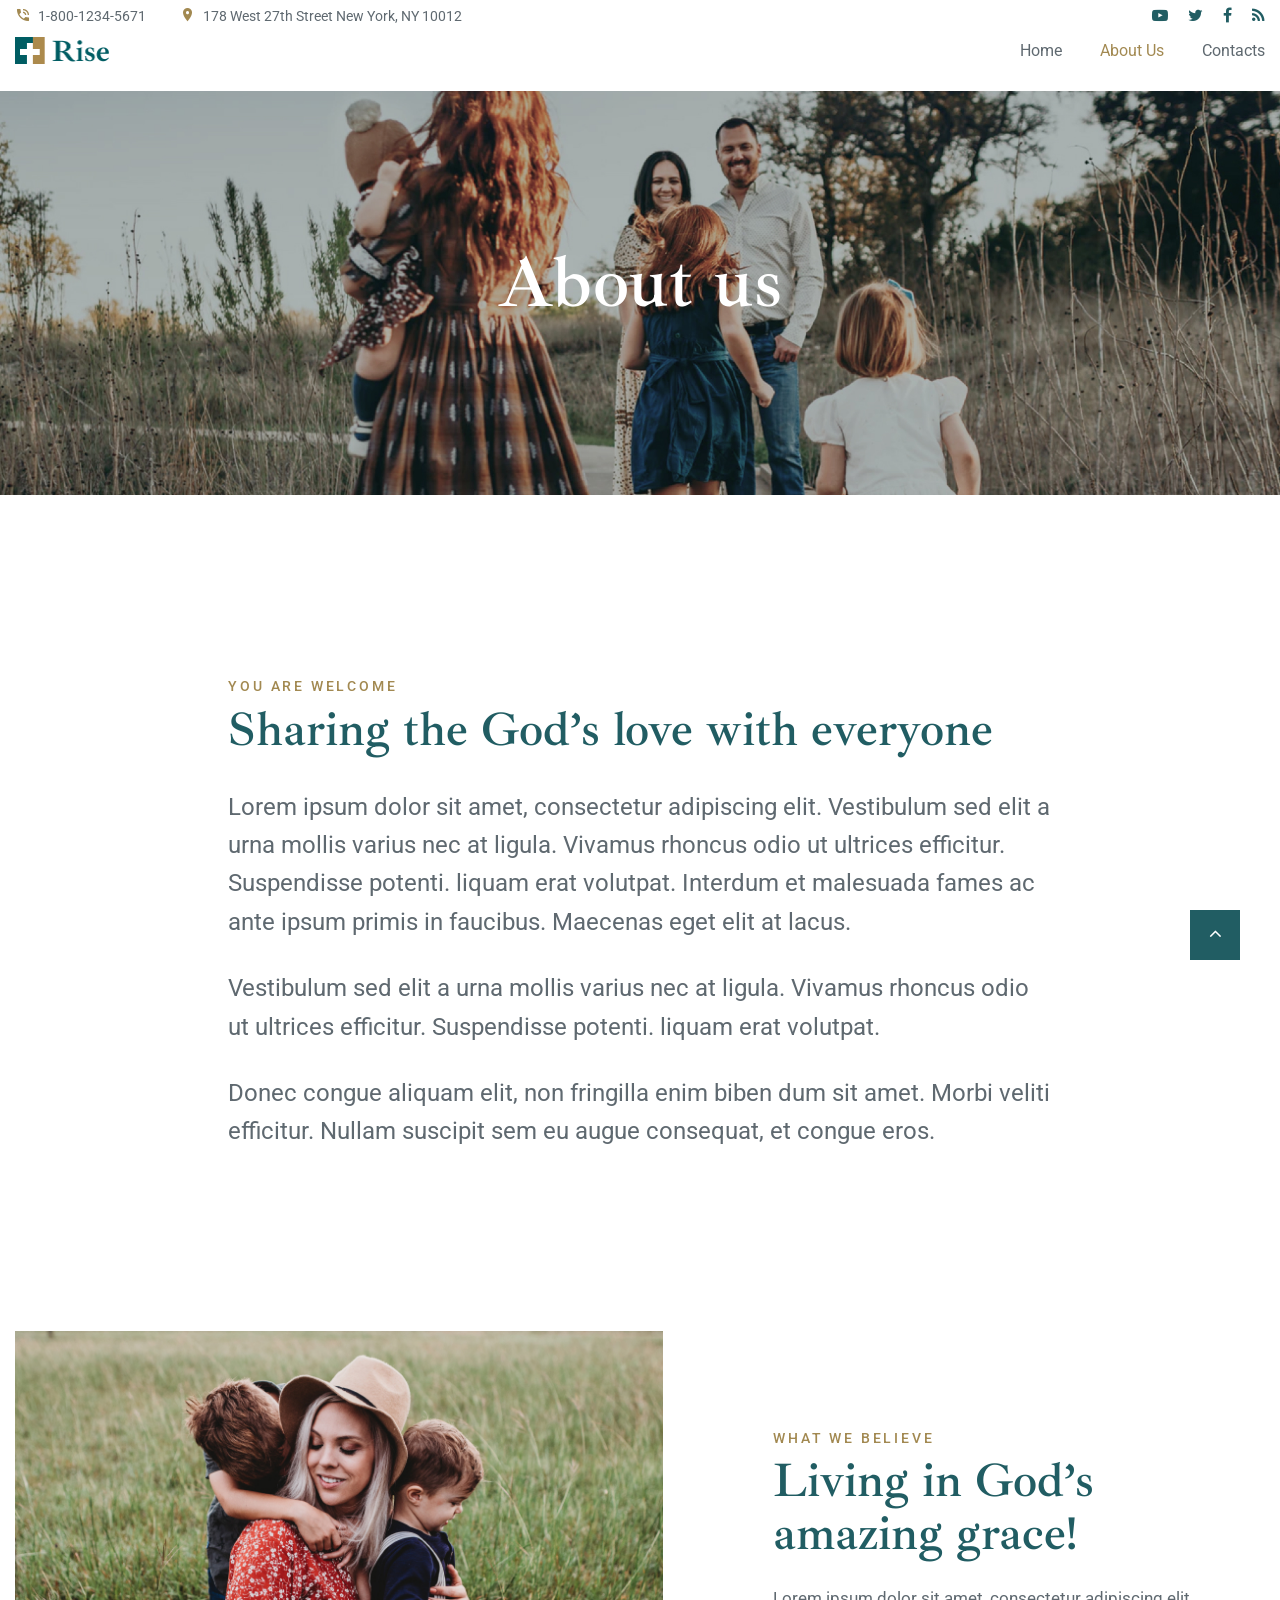
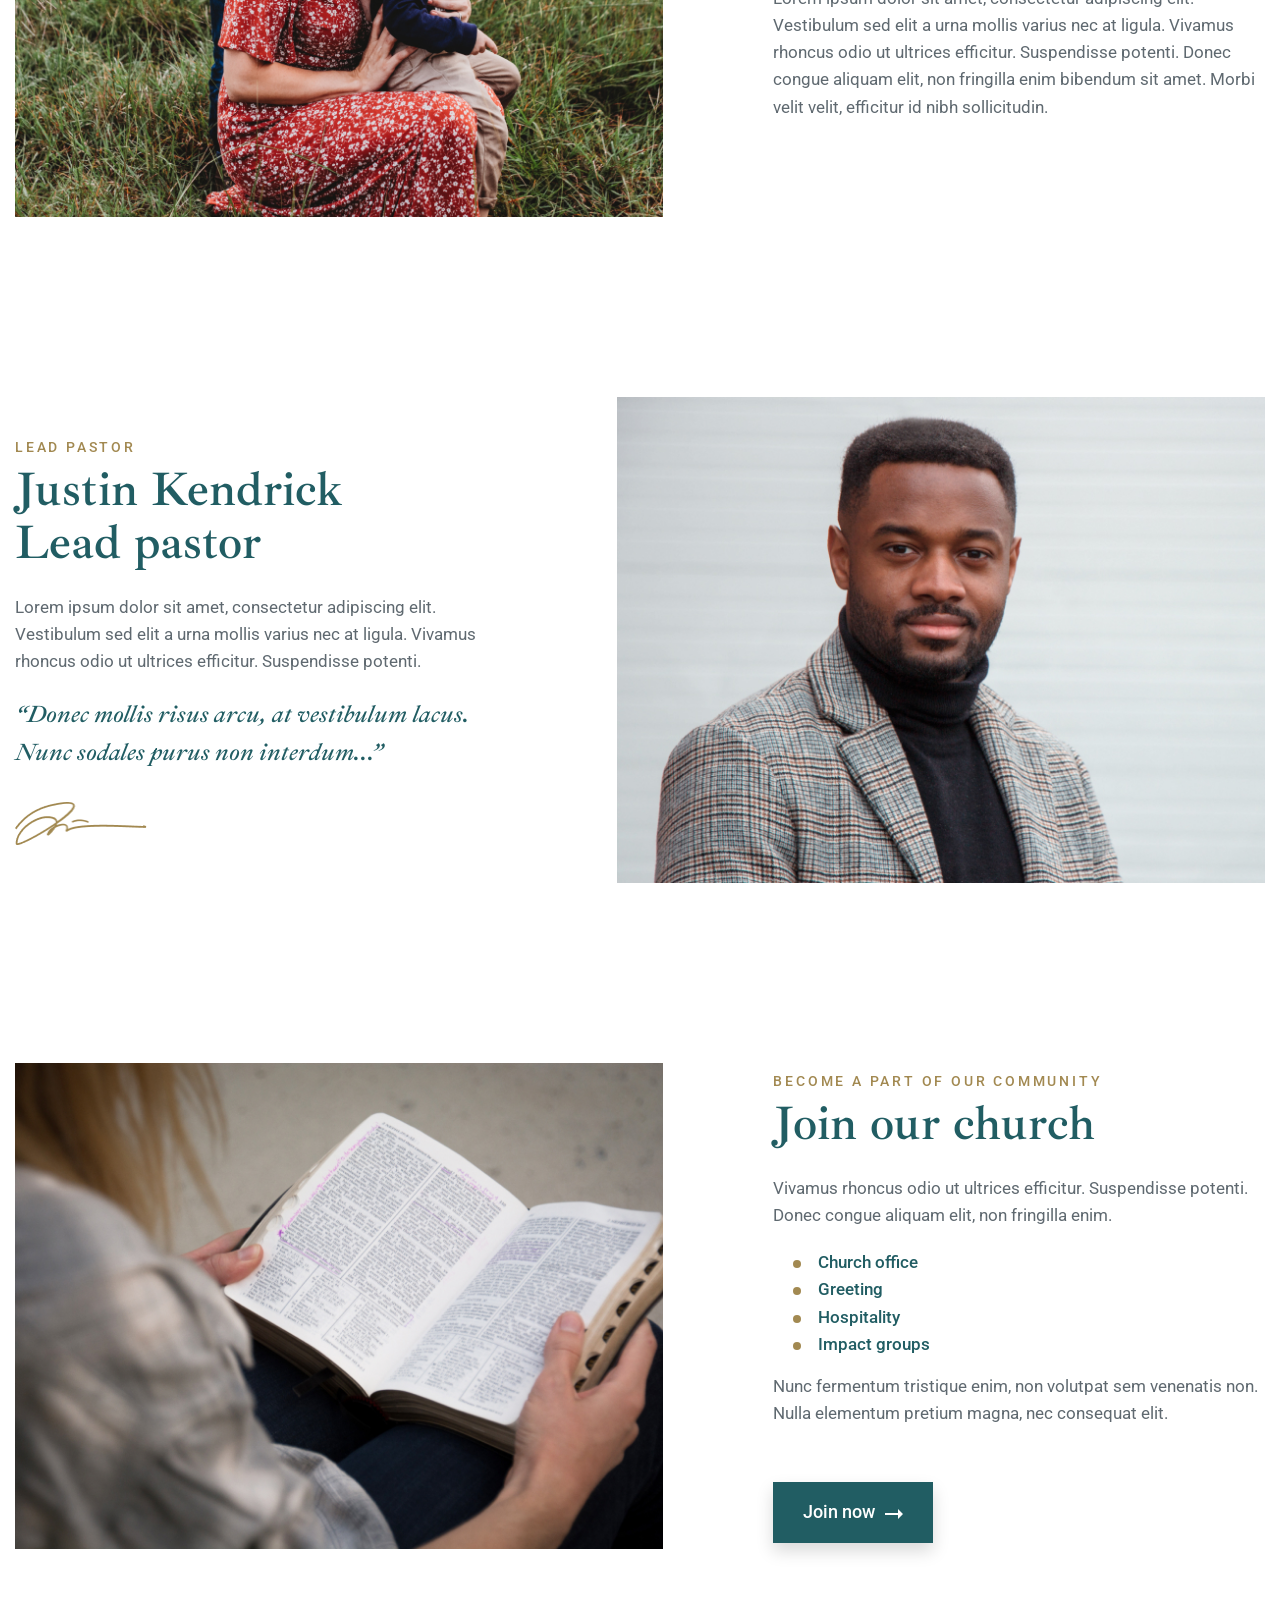
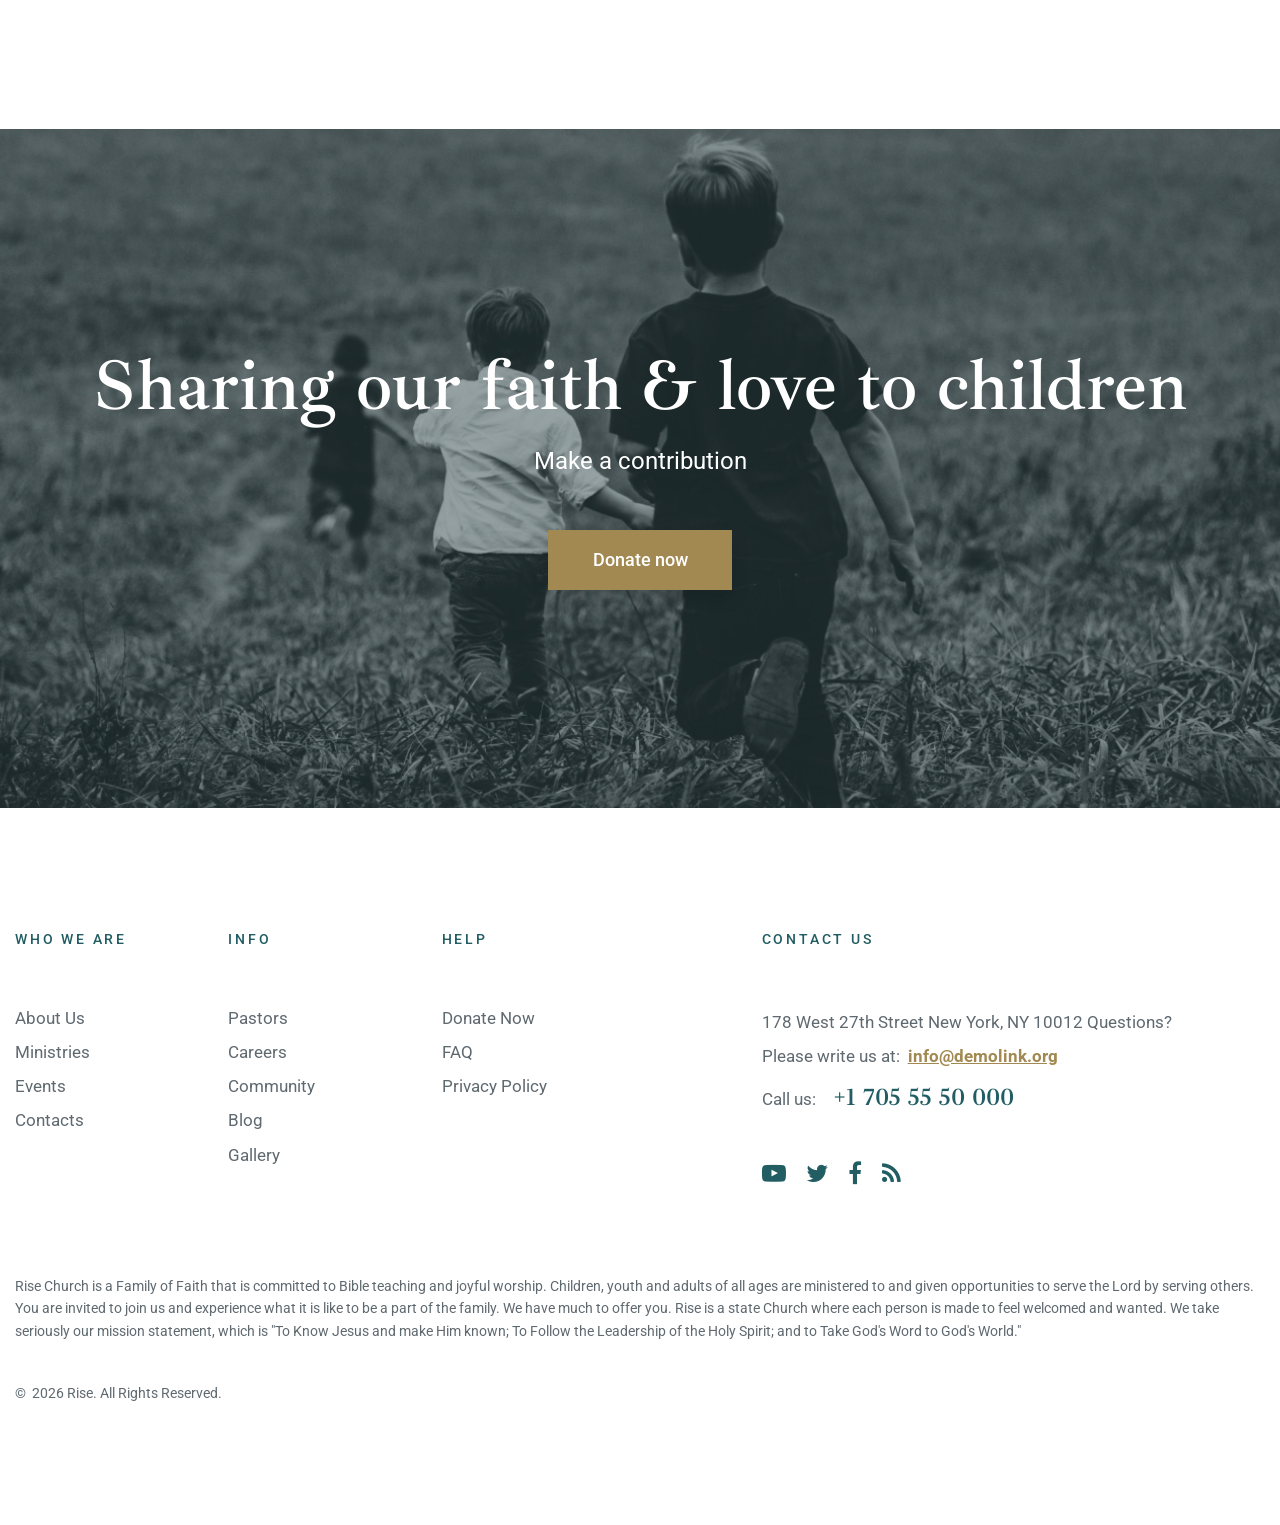
<file: about-us.html>
<!DOCTYPE html>
<html class="wide wow-animation" lang="en">
  <head>
    <title>About Us</title>
    <meta charset="utf-8">
    <meta name="viewport" content="width=device-width, height=device-height, initial-scale=1.0">
    <meta http-equiv="X-UA-Compatible" content="IE=edge">
    <link rel="icon" href="images/favicon.ico" type="image/x-icon">
    <link rel="stylesheet" type="text/css" href="//fonts.googleapis.com/css?family=Roboto:400,500%7CIbarra+Real+Nova:400,600,600i,700">
    <link rel="stylesheet" href="css/bootstrap.css">
    <link rel="stylesheet" href="css/fonts.css">
    <link rel="stylesheet" href="css/style.css">
    <style>.ie-panel{display: none;background: #212121;padding: 10px 0;box-shadow: 3px 3px 5px 0 rgba(0,0,0,.3);clear: both;text-align:center;position: relative;z-index: 1;} html.ie-10 .ie-panel, html.lt-ie-10 .ie-panel {display: block;}</style>
  </head>
  <body>
    <div class="ie-panel"><a href="http://windows.microsoft.com/en-US/internet-explorer/"><img src="images/ie8-panel/warning_bar_0000_us.jpg" height="42" width="820" alt="You are using an outdated browser. For a faster, safer browsing experience, upgrade for free today."></a></div>
    <div class="preloader">
      <div class="preloader-body">
        <div class="cssload-container">
          <div class="cssload-speeding-wheel"></div>
        </div>
        <p>Loading...</p>
      </div>
    </div>
    <div class="page">
      <header class="section page-header">
        <!--RD Navbar-->
        <div class="rd-navbar-wrap">
          <nav class="rd-navbar rd-navbar-classic" data-layout="rd-navbar-fixed" data-sm-layout="rd-navbar-fixed" data-md-layout="rd-navbar-fixed" data-md-device-layout="rd-navbar-fixed" data-lg-layout="rd-navbar-static" data-lg-device-layout="rd-navbar-static" data-xl-layout="rd-navbar-static" data-xl-device-layout="rd-navbar-static" data-lg-stick-up-offset="46px" data-xl-stick-up-offset="46px" data-xxl-stick-up-offset="46px" data-lg-stick-up="true" data-xl-stick-up="true" data-xxl-stick-up="true">
            <div class="rd-navbar-collapse-toggle rd-navbar-fixed-element-1" data-rd-navbar-toggle=".rd-navbar-collapse"><span></span></div>
            <div class="rd-navbar-aside-outer rd-navbar-collapse">
              <div class="rd-navbar-aside">
                <ul class="list-inline list-inline-md">
                  <li>
                    <div class="unit unit-spacing-xs align-items-center">
                      <div class="unit-left"><span class="icon text-middle mdi-phone-in-talk mdi"></span></div>
                      <div class="unit-body"><a href="tel:#">1-800-1234-5671</a></div>
                    </div>
                  </li>
                  <li>
                    <div class="unit unit-spacing-xs align-items-center">
                      <div class="unit-left"><span class="icon text-middle mdi-map-marker mdi"></span></div>
                      <div class="unit-body"><a href="#">178 West 27th Street New York, NY 10012</a></div>
                    </div>
                  </li>
                </ul>
                <ul class="social-list">
                  <li><a href="#"><span class="icon fa fa-youtube-play"></span></a></li>
                  <li><a href="#"><span class="icon fa fa-twitter"></span></a></li>
                  <li><a href="#"><span class="icon fa fa-facebook-f"></span></a></li>
                  <li><a href="#"><span class="icon fa fa-rss"></span></a></li>
                </ul>
              </div>
            </div>
            <div class="rd-navbar-main-outer">
              <div class="rd-navbar-main">
                <!--RD Navbar Panel-->
                <div class="rd-navbar-panel">
                  <!--RD Navbar Toggle-->
                  <button class="rd-navbar-toggle" data-rd-navbar-toggle=".rd-navbar-nav-wrap"><span></span></button>
                  <!--RD Navbar Brand-->
                  <div class="rd-navbar-brand">
                    <!--Brand--><a class="brand" href="index.html"><img class="brand-logo-dark" src="images/logo-default-189x54.png" alt="" width="94" height="27"/><img class="brand-logo-light" src="images/logo-default-189x54.png" alt="" width="94" height="27"/></a>
                  </div>
                </div>
                <div class="rd-navbar-main-element">
                  <div class="rd-navbar-nav-wrap">
                    <ul class="rd-navbar-nav">
                      <li class="rd-nav-item"><a class="rd-nav-link" href="index.html">Home</a>
                      </li>
                      <li class="rd-nav-item active"><a class="rd-nav-link" href="about-us.html">About Us</a>
                      </li>
                      <li class="rd-nav-item"><a class="rd-nav-link" href="contacts.html">Contacts</a>
                      </li>
                    </ul>
                  </div>
                </div>
              </div>
            </div>
          </nav>
        </div>
      </header>
      <!-- Breadcrumbs-->
      <section class="breadcrumbs-custom bg-image" style="background-image: url(images/breadcrumbs-bg-1.jpg)" data-preset='{"title":"Breadcrumbs","category":"header","reload":false,"id":"breadcrumbs"}'>
        <div class="container">
          <div class="h1 breadcrumbs-custom-title">About us</div>
          <ul class="breadcrumbs-custom-path">
            <li><a href="index.html">Home</a></li>
            <li class="active">About Us</li>
          </ul>
        </div>
      </section>
      <section class="section section-lg bg-default">
        <div class="container">
          <div class="row justify-content-center">
            <div class="col-xl-8 col-lg-10">
              <div class="pre-title wow fadeInLeft" data-wow-delay=".1s">you are Welcome</div>
              <h2 class="wow fadeInRight" data-wow-delay=".2s">Sharing the God’s love with everyone</h2>
              <p class="text-sm wow fadeInUp" data-wow-delay=".3s">Lorem ipsum dolor sit amet, consectetur adipiscing elit. Vestibulum sed elit a urna mollis varius nec at ligula. Vivamus rhoncus odio ut ultrices efficitur. Suspendisse potenti. liquam erat volutpat. Interdum et malesuada fames ac ante ipsum primis in faucibus. Maecenas eget elit at lacus.</p>
              <p class="text-sm wow fadeInUp" data-wow-delay=".4s"> Vestibulum sed elit a urna mollis varius nec at ligula. Vivamus rhoncus odio ut ultrices efficitur. Suspendisse potenti. liquam erat volutpat.</p>
              <p class="text-sm wow fadeInUp" data-wow-delay=".5s">Donec congue aliquam elit, non fringilla enim biben dum sit amet. Morbi veliti efficitur. Nullam suscipit sem eu augue consequat, et congue eros.</p>
            </div>
          </div>
        </div>
      </section>
      <section class="section section-lg bg-default">
        <div class="container">
          <div class="row row-narrow-50 align-items-center row-30">
            <div class="col-lg-7 wow fadeInLeft" data-wow-delay=".2s">
              <div class="inset-xl-right-60"><img src="images/about-1-660x495.jpg" alt="" width="660" height="495"/>
              </div>
            </div>
            <div class="col-lg-5 wow fadeInRight" data-wow-delay=".3s">
              <div class="pre-title">what we believe</div>
              <h2>Living in God’s amazing grace!</h2>
              <p>Lorem ipsum dolor sit amet, consectetur adipiscing elit. Vestibulum sed elit a urna mollis varius nec at ligula. Vivamus rhoncus odio ut ultrices efficitur. Suspendisse potenti. Donec congue aliquam elit, non fringilla enim bibendum sit amet. Morbi velit velit, efficitur id nibh sollicitudin.</p>
            </div>
          </div>
        </div>
      </section>
      <section class="section section-lg bg-default">
        <div class="container">
          <div class="row row-narrow-50 align-items-center row-30 flex-xl-row-reverse">
            <div class="col-lg-7 wow fadeInRight" data-wow-delay=".2s">
              <div class="inset-xl-left-60"><img src="images/about-2-660x495.jpg" alt="" width="660" height="495"/>
              </div>
            </div>
            <div class="col-lg-5 wow fadeInLeft" data-wow-delay=".3s">
              <div class="pre-title">LEAD PASTOR</div>
              <h2>Justin Kendrick<br>Lead pastor</h2>
              <p>Lorem ipsum dolor sit amet, consectetur adipiscing elit. Vestibulum sed elit a urna mollis varius nec at ligula. Vivamus rhoncus odio ut ultrices efficitur. Suspendisse potenti.</p>
              <div class="quote-italic">“Donec mollis risus arcu, at vestibulum lacus. Nunc sodales purus non interdum...”</div><img src="images/signature-132x43.png" alt="" width="132" height="43"/>
            </div>
          </div>
        </div>
      </section>
      <section class="section section-lg bg-default">
        <div class="container">
          <div class="row row-narrow-50 align-items-center row-30">
            <div class="col-lg-7 wow fadeInLeft" data-wow-delay=".2s">
              <div class="inset-xl-right-60"><img src="images/about-3-660x495.jpg" alt="" width="660" height="495"/>
              </div>
            </div>
            <div class="col-lg-5 wow fadeInRight" data-wow-delay=".3s">
              <div class="pre-title">Become a part of our community</div>
              <h2>Join our church</h2>
              <p>Vivamus rhoncus odio ut ultrices efficitur. Suspendisse potenti. Donec congue aliquam elit, non fringilla enim.</p>
              <ul class="list-marked inset-xl-left-20 font-weight-medium text-primary">
                <li>Church office</li>
                <li>Greeting</li>
                <li>Hospitality</li>
                <li>Impact groups</li>
              </ul>
              <p>Nunc fermentum tristique enim, non volutpat sem venenatis non. Nulla elementum pretium magna, nec consequat elit.</p><a class="shadow btn btn-icon btn-icon-right btn-primary btn-svg offset-xl-55" href="about-us.html" data-wow-delay=".3s"><span class="svg-icon">
                  <svg xmlns="http://www.w3.org/2000/svg" width="18" height="10" viewbox="0 0 18 10" fill="#fff">
                    <path d="M13 10V6H0V4H13V0L18 5L13 10Z" fill=""></path>
                  </svg></span><span>Join now</span></a>
            </div>
          </div>
        </div>
      </section>
      <section class="section section-centered-content bg-img-2 section-lg context-dark">
        <div class="container text-center">
          <div class="h1 wow fadeInUp">Sharing our faith & love to children</div>
          <p class="wow fadeInUp text-sm">Make a contribution</p><a class="wow fadeInUp shadow btn btn-md btn-secondary offset-xl-50 wow fadeInUp" href="#" data-wow-delay=".3s">Donate now</a>
        </div>
      </section>
      <footer class="section footer-classic">
        <div class="footer-body">
          <div class="container">
            <div class="row justify-content-xl-between row-40 justify-content-lg-center">
              <div class="col-lg-6">
                <div class="row row-20">
                  <div class="col-sm-4 col-6 wow fadeInUp" data-wow-delay=".1s">
                    <div class="footer-title">Who We Are</div>
                    <ul class="nav-list">
                      <li><a href="about-us.html">About Us</a></li>
                      <li><a href="ministries.html">Ministries</a></li>
                      <li><a href="events.html">Events</a></li>
                      <li><a href="contacts.html">Contacts</a></li>
                    </ul>
                  </div>
                  <div class="col-sm-4 col-6 wow fadeInUp" data-wow-delay=".2s">
                    <div class="footer-title">Info</div>
                    <ul class="nav-list">
                      <li><a href="#">Pastors</a></li>
                      <li><a href="#">Careers</a></li>
                      <li><a href="#">Community</a></li>
                      <li><a href="#">Blog</a></li>
                      <li><a href="#">Gallery</a></li>
                    </ul>
                  </div>
                  <div class="col-sm-4 col-6 wow fadeInUp" data-wow-delay=".3s">
                    <div class="footer-title">Help</div>
                    <ul class="nav-list">
                      <li><a href="#">Donate Now</a></li>
                      <li><a href="#">FAQ</a></li>
                      <li><a href="privacy-policy.html">Privacy Policy</a></li>
                    </ul>
                  </div>
                </div>
              </div>
              <div class="col-lg-5 inset-right-100 wow fadeInRight" data-wow-delay=".3s">
                <div class="footer-title">Contact us</div>
                <ul class="contact-list">
                  <li>178 West 27th Street New York, NY 10012 Questions? Please write us at:<a class="link-secondary" href="mailto:#">info@demolink.org</a></li>
                  <li><span>Call us:</span><a class="phone" href="tel:#">+1 705 55 50 000</a></li>
                </ul>
                <ul class="social-list">
                  <li><a href="#"><span class="icon fa fa-youtube-play"></span></a></li>
                  <li><a href="#"><span class="icon fa fa-twitter"></span></a></li>
                  <li><a href="#"><span class="icon fa fa-facebook-f"></span></a></li>
                  <li><a href="#"><span class="icon fa fa-rss"></span></a></li>
                </ul>
              </div>
            </div>
          </div>
        </div>
        <div class="footer-aside">
          <div class="container">
            <div class="row row-xl-40">
              <div class="col-12 wow fadeInUp" data-wow-delay=".2s">
                <p>Rise Church is a Family of Faith that is committed to Bible teaching and joyful worship. Children, youth and adults of all ages are ministered to and given opportunities to serve the Lord by serving others. You are invited to join us and experience what it is like to be a part of the family. We have much to offer you. Rise is a state Church where each person is made to feel welcomed and wanted. We take seriously our mission statement, which is "To Know Jesus and make Him known; To Follow the Leadership of the Holy Spirit; and to Take God's Word to God's World."</p>
              </div>
              <div class="col-12 wow fadeInUp" data-wow-delay=".4s">
                <p class="rights"><span>&copy;&nbsp; </span><span class="copyright-year"></span><span>&nbsp;</span><span>Rise</span><span>.&nbsp;</span><span>All Rights Reserved.</span></p>
              </div>
            </div>
          </div>
        </div>
      </footer>
    </div>
    <div class="snackbars" id="form-output-global"></div>
    <script src="js/core.min.js"></script>
    <script src="js/script.js"></script>
  </body>
</html>
</file>
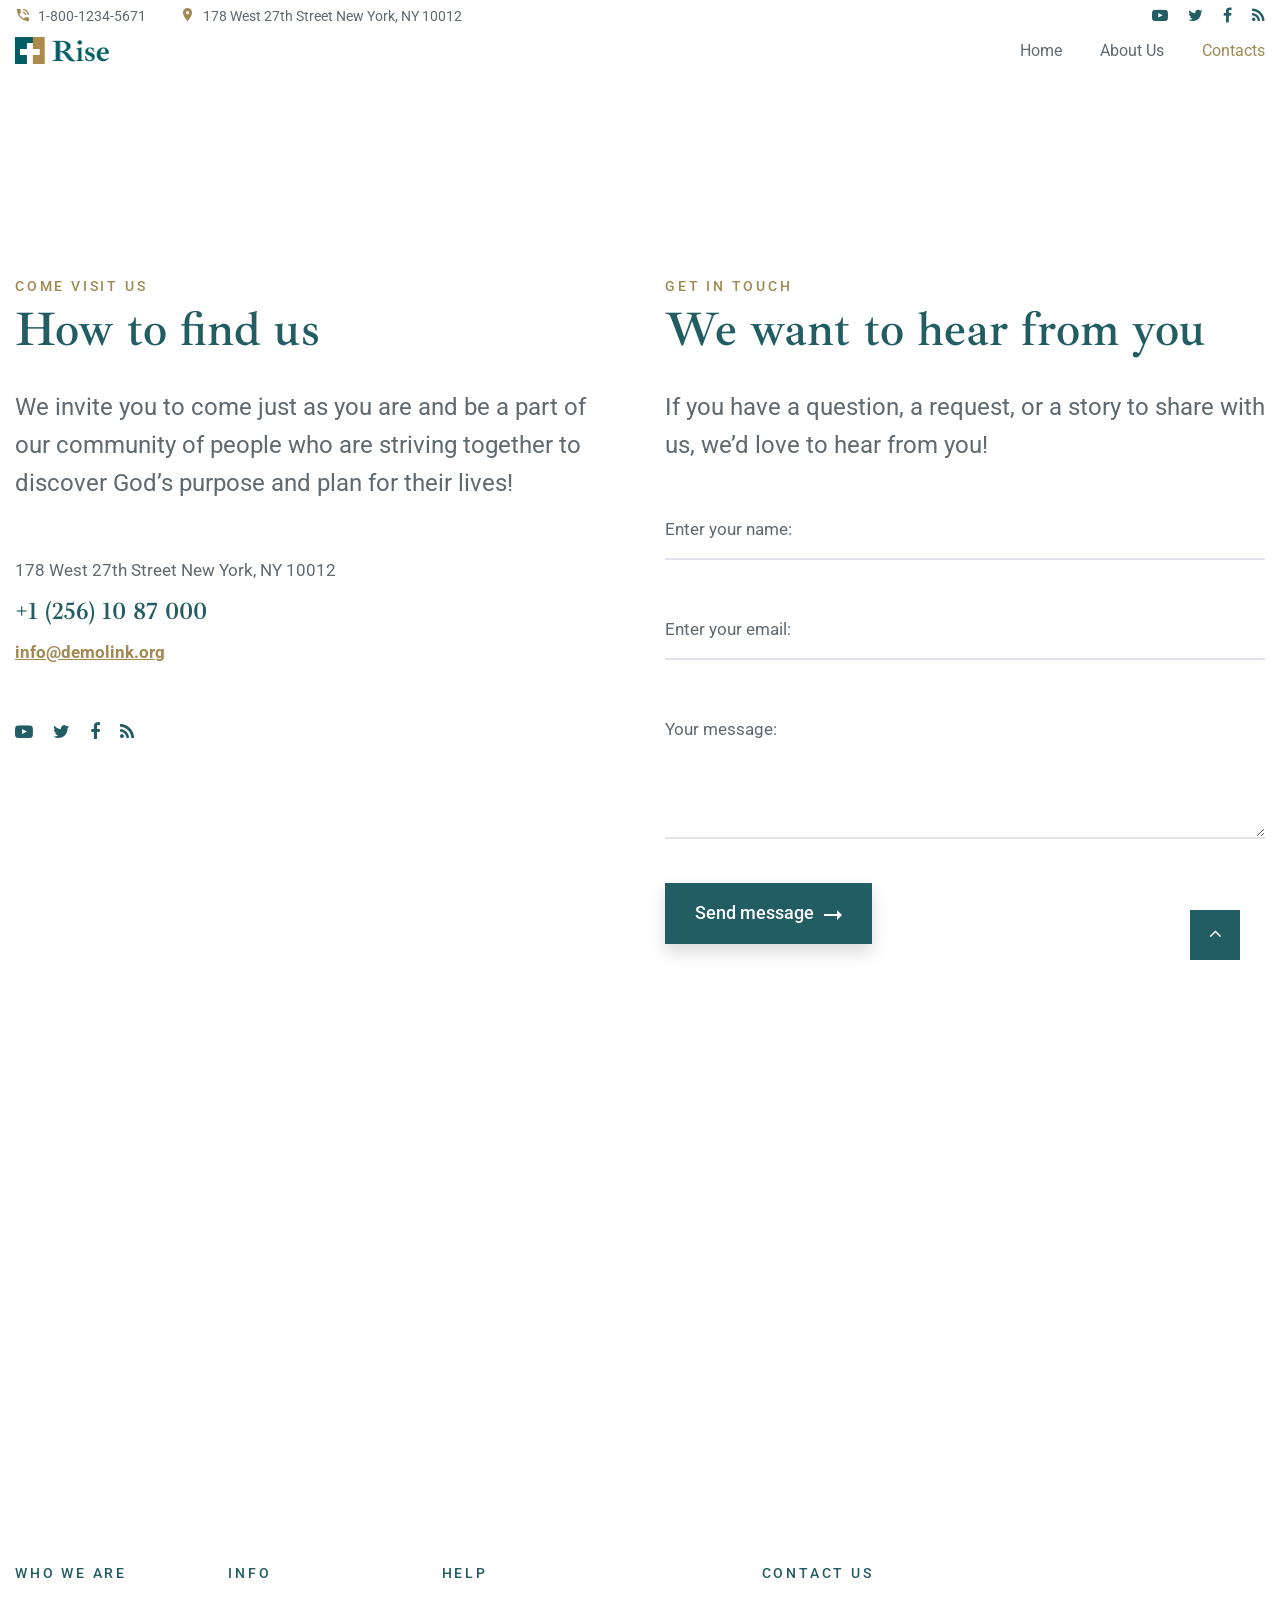
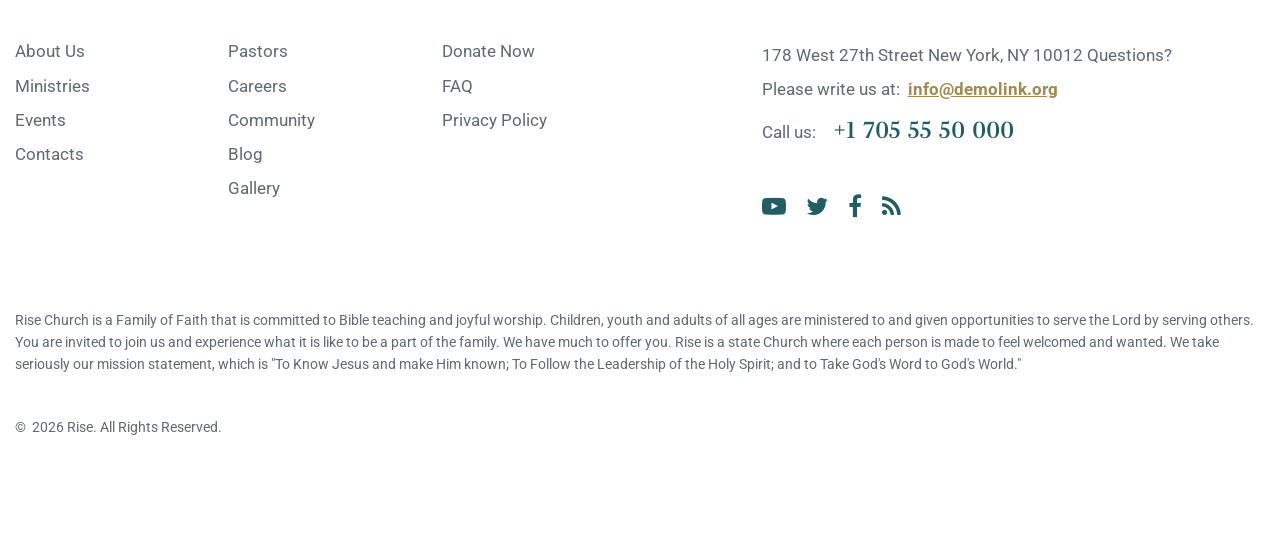
<file: contacts.html>
<!DOCTYPE html>
<html class="wide wow-animation" lang="en">
  <head>
    <title>Contacts</title>
    <meta charset="utf-8">
    <meta name="viewport" content="width=device-width, height=device-height, initial-scale=1.0">
    <meta http-equiv="X-UA-Compatible" content="IE=edge">
    <link rel="icon" href="images/favicon.ico" type="image/x-icon">
    <link rel="stylesheet" type="text/css" href="//fonts.googleapis.com/css?family=Roboto:400,500%7CIbarra+Real+Nova:400,600,600i,700">
    <link rel="stylesheet" href="css/bootstrap.css">
    <link rel="stylesheet" href="css/fonts.css">
    <link rel="stylesheet" href="css/style.css">
    <style>.ie-panel{display: none;background: #212121;padding: 10px 0;box-shadow: 3px 3px 5px 0 rgba(0,0,0,.3);clear: both;text-align:center;position: relative;z-index: 1;} html.ie-10 .ie-panel, html.lt-ie-10 .ie-panel {display: block;}</style>
  </head>
  <body>
    <div class="ie-panel"><a href="http://windows.microsoft.com/en-US/internet-explorer/"><img src="images/ie8-panel/warning_bar_0000_us.jpg" height="42" width="820" alt="You are using an outdated browser. For a faster, safer browsing experience, upgrade for free today."></a></div>
    <div class="preloader">
      <div class="preloader-body">
        <div class="cssload-container">
          <div class="cssload-speeding-wheel"></div>
        </div>
        <p>Loading...</p>
      </div>
    </div>
    <div class="page">
      <header class="section page-header">
        <!--RD Navbar-->
        <div class="rd-navbar-wrap">
          <nav class="rd-navbar rd-navbar-classic" data-layout="rd-navbar-fixed" data-sm-layout="rd-navbar-fixed" data-md-layout="rd-navbar-fixed" data-md-device-layout="rd-navbar-fixed" data-lg-layout="rd-navbar-static" data-lg-device-layout="rd-navbar-static" data-xl-layout="rd-navbar-static" data-xl-device-layout="rd-navbar-static" data-lg-stick-up-offset="46px" data-xl-stick-up-offset="46px" data-xxl-stick-up-offset="46px" data-lg-stick-up="true" data-xl-stick-up="true" data-xxl-stick-up="true">
            <div class="rd-navbar-collapse-toggle rd-navbar-fixed-element-1" data-rd-navbar-toggle=".rd-navbar-collapse"><span></span></div>
            <div class="rd-navbar-aside-outer rd-navbar-collapse">
              <div class="rd-navbar-aside">
                <ul class="list-inline list-inline-md">
                  <li>
                    <div class="unit unit-spacing-xs align-items-center">
                      <div class="unit-left"><span class="icon text-middle mdi-phone-in-talk mdi"></span></div>
                      <div class="unit-body"><a href="tel:#">1-800-1234-5671</a></div>
                    </div>
                  </li>
                  <li>
                    <div class="unit unit-spacing-xs align-items-center">
                      <div class="unit-left"><span class="icon text-middle mdi-map-marker mdi"></span></div>
                      <div class="unit-body"><a href="#">178 West 27th Street New York, NY 10012</a></div>
                    </div>
                  </li>
                </ul>
                <ul class="social-list">
                  <li><a href="#"><span class="icon fa fa-youtube-play"></span></a></li>
                  <li><a href="#"><span class="icon fa fa-twitter"></span></a></li>
                  <li><a href="#"><span class="icon fa fa-facebook-f"></span></a></li>
                  <li><a href="#"><span class="icon fa fa-rss"></span></a></li>
                </ul>
              </div>
            </div>
            <div class="rd-navbar-main-outer">
              <div class="rd-navbar-main">
                <!--RD Navbar Panel-->
                <div class="rd-navbar-panel">
                  <!--RD Navbar Toggle-->
                  <button class="rd-navbar-toggle" data-rd-navbar-toggle=".rd-navbar-nav-wrap"><span></span></button>
                  <!--RD Navbar Brand-->
                  <div class="rd-navbar-brand">
                    <!--Brand--><a class="brand" href="index.html"><img class="brand-logo-dark" src="images/logo-default-189x54.png" alt="" width="94" height="27"/><img class="brand-logo-light" src="images/logo-default-189x54.png" alt="" width="94" height="27"/></a>
                  </div>
                </div>
                <div class="rd-navbar-main-element">
                  <div class="rd-navbar-nav-wrap">
                    <ul class="rd-navbar-nav">
                      <li class="rd-nav-item"><a class="rd-nav-link" href="index.html">Home</a>
                      </li>
                      <li class="rd-nav-item"><a class="rd-nav-link" href="about-us.html">About Us</a>
                      </li>
                      <li class="rd-nav-item active"><a class="rd-nav-link" href="contacts.html">Contacts</a>
                      </li>
                    </ul>
                  </div>
                </div>
              </div>
            </div>
          </nav>
        </div>
      </header>
      <!-- Breadcrumbs-->
      <section class="breadcrumbs-custom bg-image simple-breadcrumbs mode-2" data-preset='{"title":"Breadcrumbs","category":"header","reload":false,"id":"breadcrumbs"}'>
        <div class="container">
          <ul class="breadcrumbs-custom-path">
            <li><a href="index.html">Home</a></li>
            <li class="active">Contacts</li>
          </ul>
        </div>
      </section>
      <!--Mailform-->
      <section class="section section-md">
        <div class="container">
          <div class="row row-50 row-narrow-50">
            <div class="col-lg-6">
              <div class="pre-title">come visit us</div>
              <h2> How to find us</h2>
              <p class="text-sm">We invite you to come just as you are and be a part of our community of people who are striving together to discover God’s purpose and plan for their lives!</p>
              <ul class="contact-list offset-xl-50">
                <li>178 West 27th Street New York, NY 10012</li>
                <li><a class="phone ml-0" href="tel:#">+1 (256) 10 87 000</a></li>
                <li><a class="ml-0 link-secondary" href="mailto:#">info@demolink.org</a></li>
              </ul>
              <ul class="social-list offset-xl-50 social-list-md">
                <li><a href="#"><span class="icon fa fa-youtube-play"></span></a></li>
                <li><a href="#"><span class="icon fa fa-twitter"></span></a></li>
                <li><a href="#"><span class="icon fa fa-facebook-f"></span></a></li>
                <li><a href="#"><span class="icon fa fa-rss"></span></a></li>
              </ul>
            </div>
            <div class="col-lg-6">
              <div class="pre-title">Get in touch</div>
              <h2>We want to hear from you</h2>
              <p class="text-sm">If you have a question, a request, or a story to share with us, we’d love to hear from you!</p>
              <!--RD Mailform-->
              <form class="rd-mailform text-left contact-form" data-form-output="form-output-global" data-form-type="contact" method="post" action="bat/rd-mailform.php">
                <div class="form-wrap">
                  <label class="form-label" for="contact-name">Enter your name:</label>
                  <input class="form-input" id="contact-name" type="text" name="name" data-constraints="@Required">
                </div>
                <div class="form-wrap">
                  <label class="form-label" for="contact-email">Enter your email:</label>
                  <input class="form-input" id="contact-email" type="email" name="email" data-constraints="@Required @Email">
                </div>
                <div class="form-wrap">
                  <label class="form-label" for="contact-message">Your message:</label>
                  <textarea class="form-input" id="contact-message" name="message" data-constraints="@Required"></textarea>
                </div>
                <div class="form-button group-sm text-center text-lg-left">
                  <button class="shadow btn btn-icon btn-icon-right btn-primary btn-svg offset-xl-50 wow fadeInUp" type="submit"><span class="svg-icon">
                      <svg xmlns="http://www.w3.org/2000/svg" width="18" height="10" viewbox="0 0 18 10" fill="#fff">
                        <path d="M13 10V6H0V4H13V0L18 5L13 10Z" fill=""></path>
                      </svg></span><span>Send message</span></button>
                </div>
              </form>
            </div>
          </div>
        </div>
      </section>
      <!--Google Map-->
      <section class="section">
        <!--Please, add the data attribute data-key="YOUR_API_KEY" in order to insert your own API key for the Google map.-->
        <!--Please note that YOUR_API_KEY should replaced with your key.-->
        <!--Example: <div class="google-map-container" data-key="YOUR_API_KEY">-->
          <iframe src="https://www.google.com/maps/embed/v1/place?key=AIzaSyA0s1a7phLN0iaD6-UE7m4qP-z21pH0eSc&amp;q=555+Burrard+Street+Vancouver+BC" width="600" height="400" frameborder="0" style="border:0; width: 100%;" allowfullscreen=""></iframe>
      </section>
      <footer class="section footer-classic">
        <div class="footer-body">
          <div class="container">
            <div class="row justify-content-xl-between row-40 justify-content-lg-center">
              <div class="col-lg-6">
                <div class="row row-20">
                  <div class="col-sm-4 col-6 wow fadeInUp" data-wow-delay=".1s">
                    <div class="footer-title">Who We Are</div>
                    <ul class="nav-list">
                      <li><a href="about-us.html">About Us</a></li>
                      <li><a href="ministries.html">Ministries</a></li>
                      <li><a href="events.html">Events</a></li>
                      <li><a href="contacts.html">Contacts</a></li>
                    </ul>
                  </div>
                  <div class="col-sm-4 col-6 wow fadeInUp" data-wow-delay=".2s">
                    <div class="footer-title">Info</div>
                    <ul class="nav-list">
                      <li><a href="#">Pastors</a></li>
                      <li><a href="#">Careers</a></li>
                      <li><a href="#">Community</a></li>
                      <li><a href="#">Blog</a></li>
                      <li><a href="#">Gallery</a></li>
                    </ul>
                  </div>
                  <div class="col-sm-4 col-6 wow fadeInUp" data-wow-delay=".3s">
                    <div class="footer-title">Help</div>
                    <ul class="nav-list">
                      <li><a href="#">Donate Now</a></li>
                      <li><a href="#">FAQ</a></li>
                      <li><a href="privacy-policy.html">Privacy Policy</a></li>
                    </ul>
                  </div>
                </div>
              </div>
              <div class="col-lg-5 inset-right-100 wow fadeInRight" data-wow-delay=".3s">
                <div class="footer-title">Contact us</div>
                <ul class="contact-list">
                  <li>178 West 27th Street New York, NY 10012 Questions? Please write us at:<a class="link-secondary" href="mailto:#">info@demolink.org</a></li>
                  <li><span>Call us:</span><a class="phone" href="tel:#">+1 705 55 50 000</a></li>
                </ul>
                <ul class="social-list">
                  <li><a href="#"><span class="icon fa fa-youtube-play"></span></a></li>
                  <li><a href="#"><span class="icon fa fa-twitter"></span></a></li>
                  <li><a href="#"><span class="icon fa fa-facebook-f"></span></a></li>
                  <li><a href="#"><span class="icon fa fa-rss"></span></a></li>
                </ul>
              </div>
            </div>
          </div>
        </div>
        <div class="footer-aside">
          <div class="container">
            <div class="row row-xl-40">
              <div class="col-12 wow fadeInUp" data-wow-delay=".2s">
                <p>Rise Church is a Family of Faith that is committed to Bible teaching and joyful worship. Children, youth and adults of all ages are ministered to and given opportunities to serve the Lord by serving others. You are invited to join us and experience what it is like to be a part of the family. We have much to offer you. Rise is a state Church where each person is made to feel welcomed and wanted. We take seriously our mission statement, which is "To Know Jesus and make Him known; To Follow the Leadership of the Holy Spirit; and to Take God's Word to God's World."</p>
              </div>
              <div class="col-12 wow fadeInUp" data-wow-delay=".4s">
                <p class="rights"><span>&copy;&nbsp; </span><span class="copyright-year"></span><span>&nbsp;</span><span>Rise</span><span>.&nbsp;</span><span>All Rights Reserved.</span></p>
              </div>
            </div>
          </div>
        </div>
      </footer>
    </div>
    <div class="snackbars" id="form-output-global"></div>
    <script src="js/core.min.js"></script>
    <script src="js/script.js"></script>
  </body>
</html>
</file>
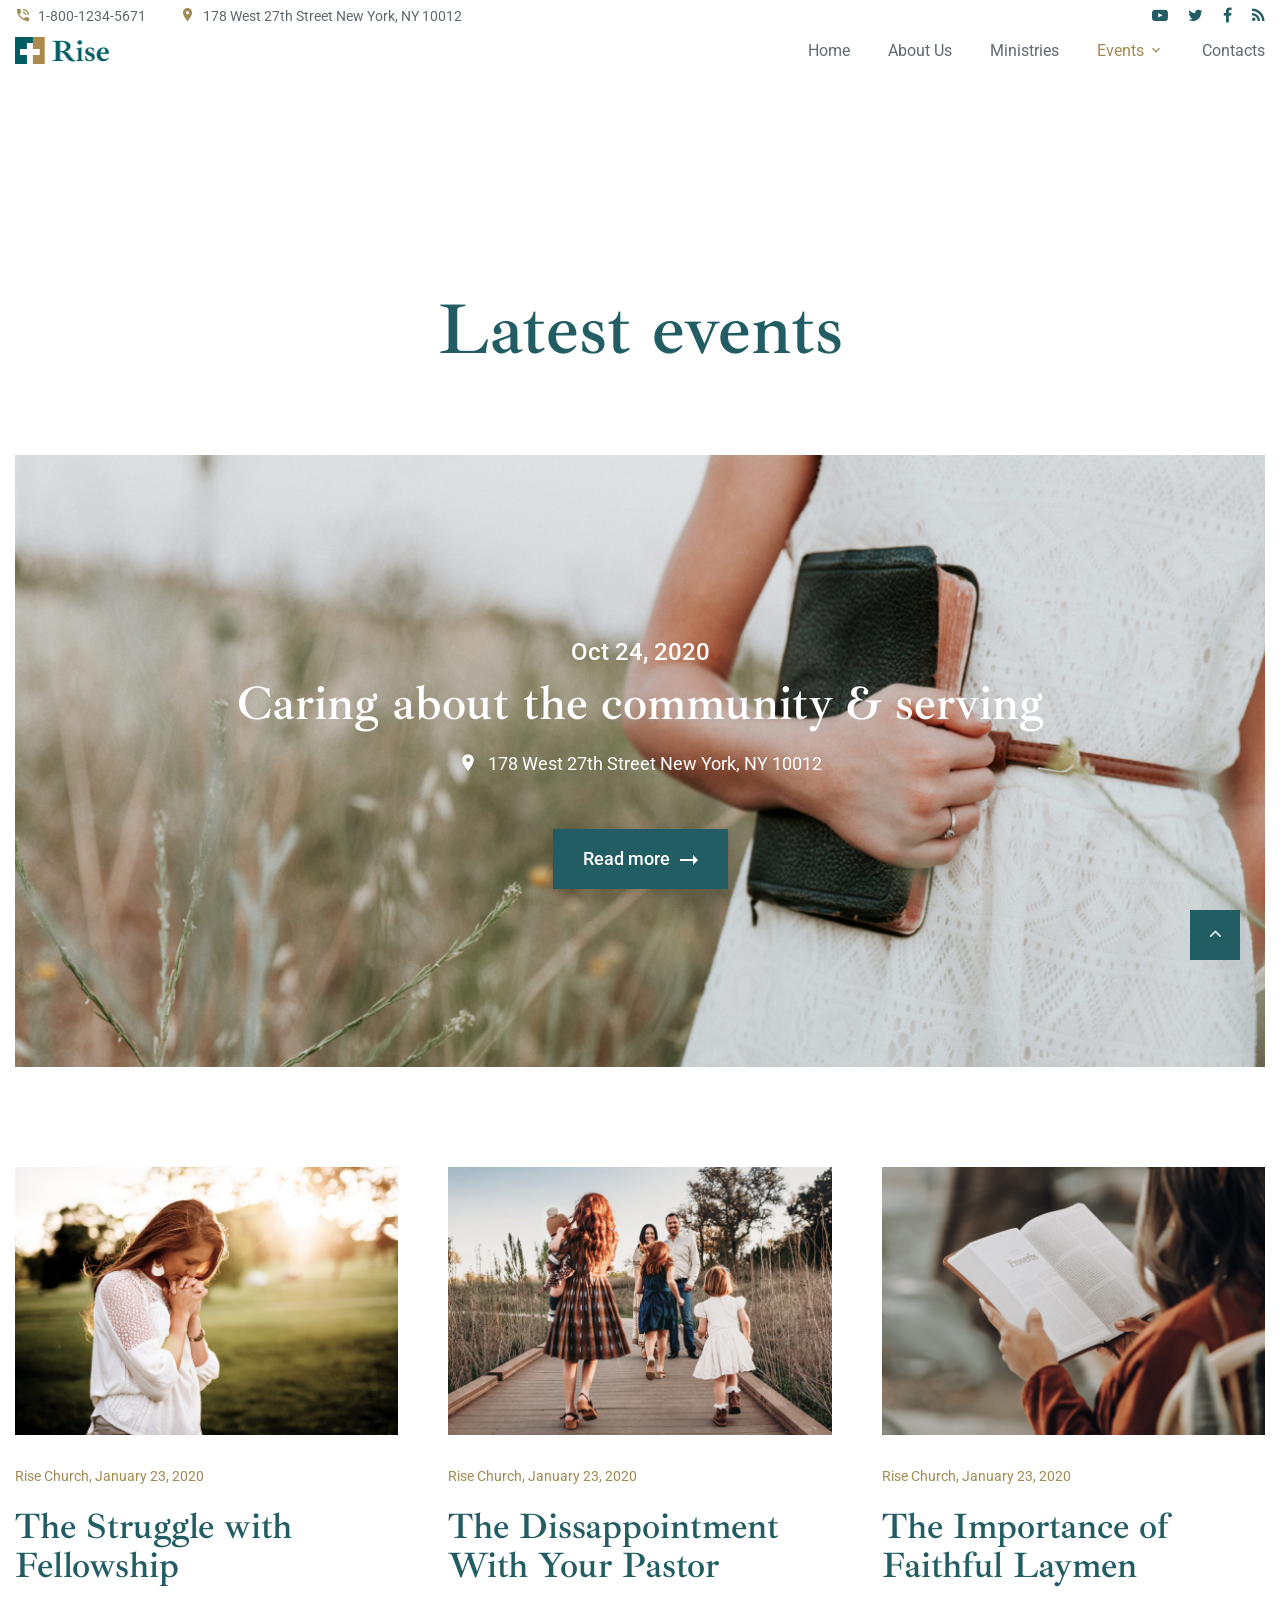
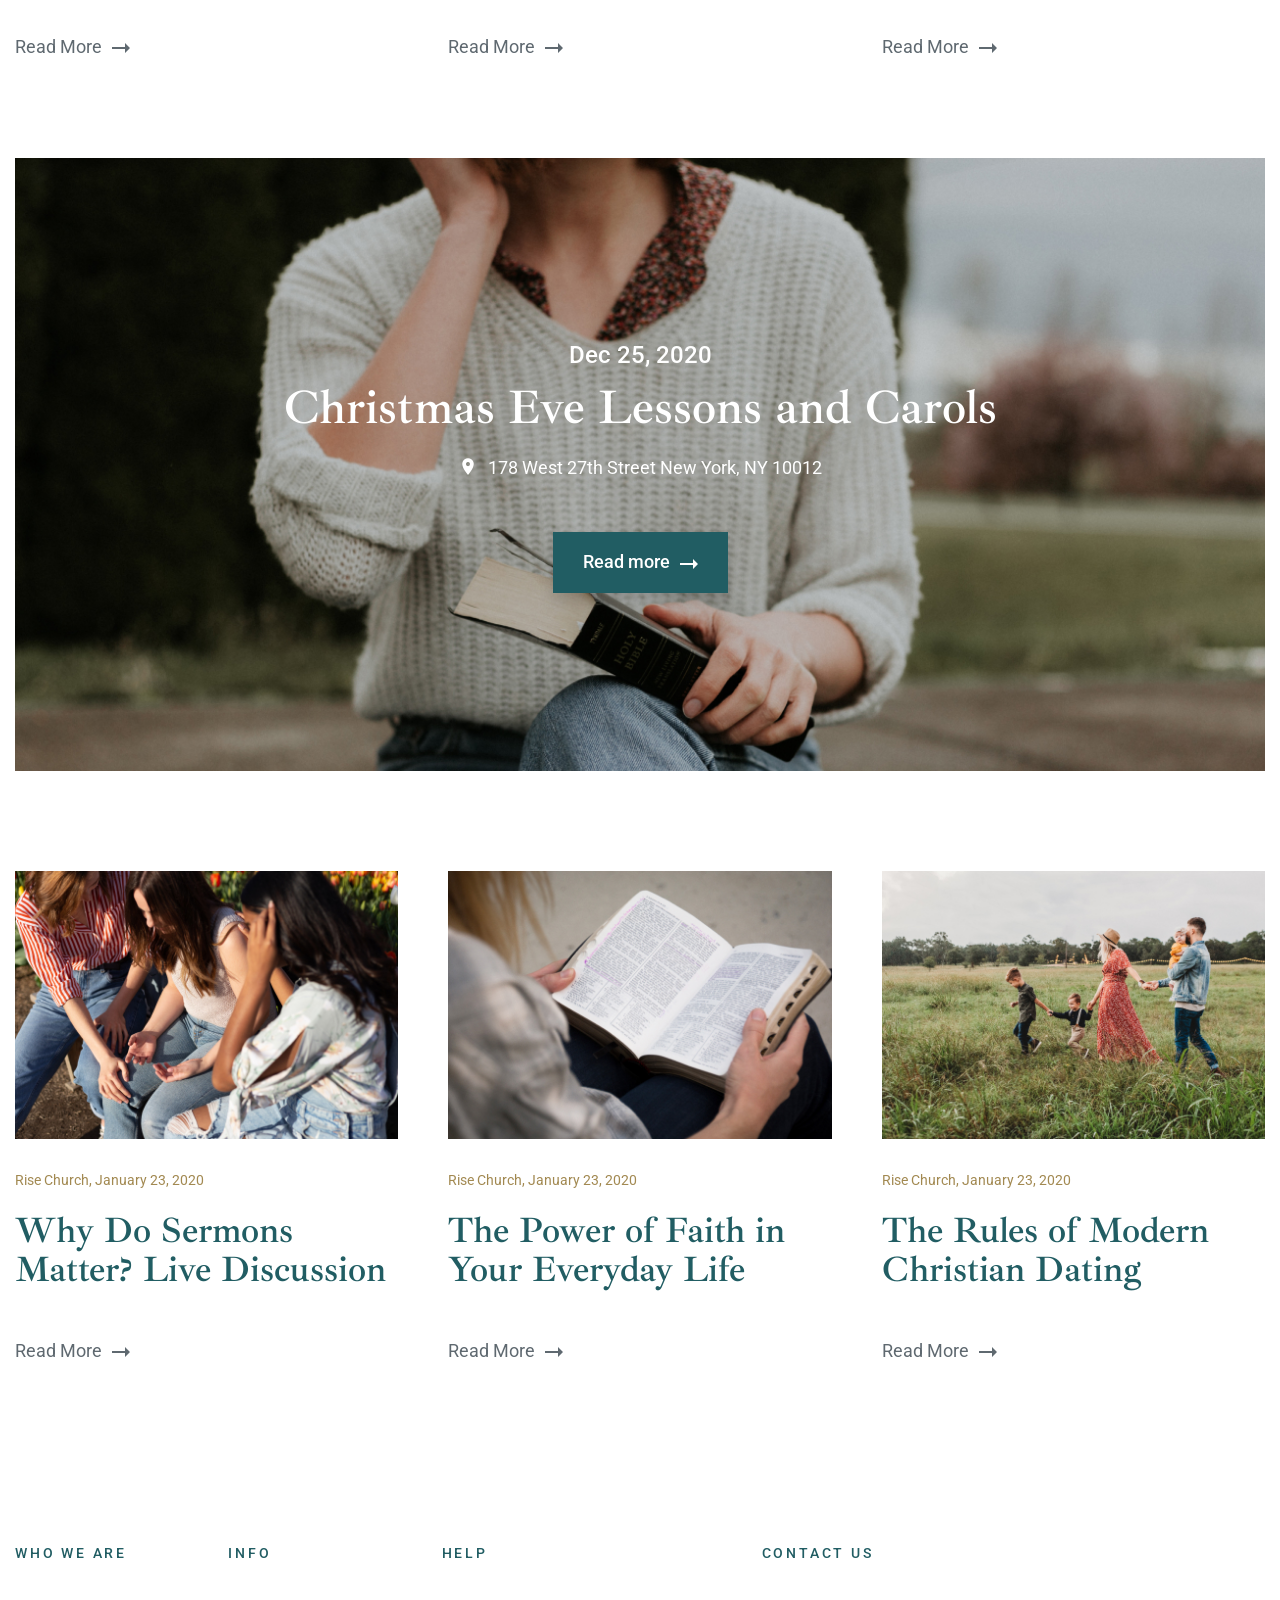
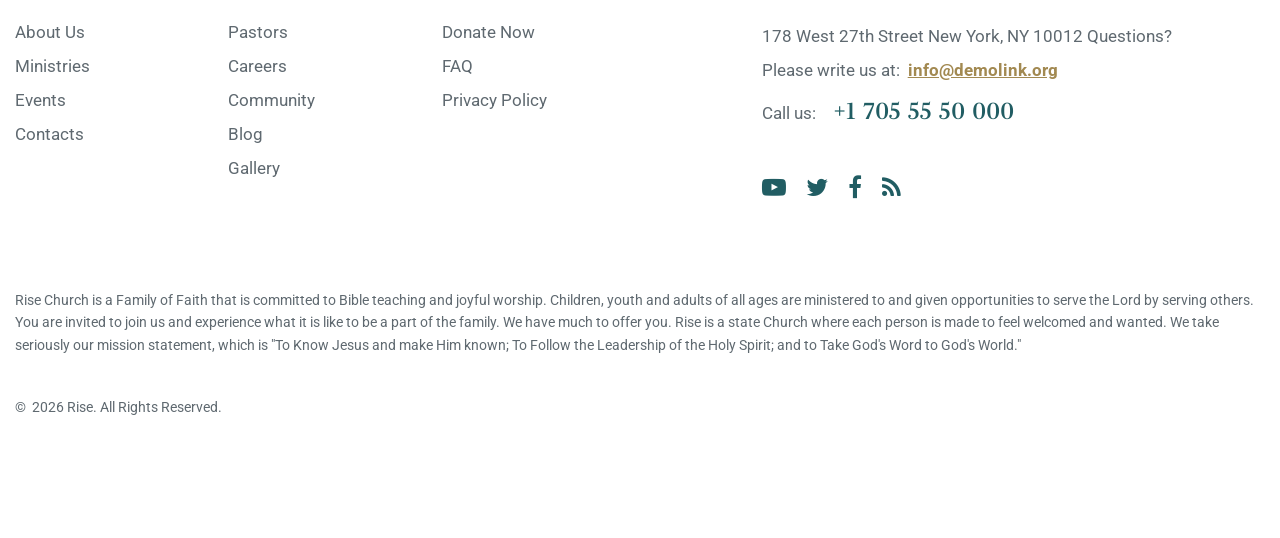
<file: events.html>
<!DOCTYPE html>
<html class="wide wow-animation" lang="en">
  <head>
    <title>Events</title>
    <meta charset="utf-8">
    <meta name="viewport" content="width=device-width, height=device-height, initial-scale=1.0">
    <meta http-equiv="X-UA-Compatible" content="IE=edge">
    <link rel="icon" href="images/favicon.ico" type="image/x-icon">
    <link rel="stylesheet" type="text/css" href="//fonts.googleapis.com/css?family=Roboto:400,500%7CIbarra+Real+Nova:400,600,600i,700">
    <link rel="stylesheet" href="css/bootstrap.css">
    <link rel="stylesheet" href="css/fonts.css">
    <link rel="stylesheet" href="css/style.css">
    <style>.ie-panel{display: none;background: #212121;padding: 10px 0;box-shadow: 3px 3px 5px 0 rgba(0,0,0,.3);clear: both;text-align:center;position: relative;z-index: 1;} html.ie-10 .ie-panel, html.lt-ie-10 .ie-panel {display: block;}</style>
  </head>
  <body>
    <div class="ie-panel"><a href="http://windows.microsoft.com/en-US/internet-explorer/"><img src="images/ie8-panel/warning_bar_0000_us.jpg" height="42" width="820" alt="You are using an outdated browser. For a faster, safer browsing experience, upgrade for free today."></a></div>
    <div class="preloader">
      <div class="preloader-body">
        <div class="cssload-container">
          <div class="cssload-speeding-wheel"></div>
        </div>
        <p>Loading...</p>
      </div>
    </div>
    <div class="page">
      <header class="section page-header">
        <!--RD Navbar-->
        <div class="rd-navbar-wrap">
          <nav class="rd-navbar rd-navbar-classic" data-layout="rd-navbar-fixed" data-sm-layout="rd-navbar-fixed" data-md-layout="rd-navbar-fixed" data-md-device-layout="rd-navbar-fixed" data-lg-layout="rd-navbar-static" data-lg-device-layout="rd-navbar-static" data-xl-layout="rd-navbar-static" data-xl-device-layout="rd-navbar-static" data-lg-stick-up-offset="46px" data-xl-stick-up-offset="46px" data-xxl-stick-up-offset="46px" data-lg-stick-up="true" data-xl-stick-up="true" data-xxl-stick-up="true">
            <div class="rd-navbar-collapse-toggle rd-navbar-fixed-element-1" data-rd-navbar-toggle=".rd-navbar-collapse"><span></span></div>
            <div class="rd-navbar-aside-outer rd-navbar-collapse">
              <div class="rd-navbar-aside">
                <ul class="list-inline list-inline-md">
                  <li>
                    <div class="unit unit-spacing-xs align-items-center">
                      <div class="unit-left"><span class="icon text-middle mdi-phone-in-talk mdi"></span></div>
                      <div class="unit-body"><a href="tel:#">1-800-1234-5671</a></div>
                    </div>
                  </li>
                  <li>
                    <div class="unit unit-spacing-xs align-items-center">
                      <div class="unit-left"><span class="icon text-middle mdi-map-marker mdi"></span></div>
                      <div class="unit-body"><a href="#">178 West 27th Street New York, NY 10012</a></div>
                    </div>
                  </li>
                </ul>
                <ul class="social-list">
                  <li><a href="#"><span class="icon fa fa-youtube-play"></span></a></li>
                  <li><a href="#"><span class="icon fa fa-twitter"></span></a></li>
                  <li><a href="#"><span class="icon fa fa-facebook-f"></span></a></li>
                  <li><a href="#"><span class="icon fa fa-rss"></span></a></li>
                </ul>
              </div>
            </div>
            <div class="rd-navbar-main-outer">
              <div class="rd-navbar-main">
                <!--RD Navbar Panel-->
                <div class="rd-navbar-panel">
                  <!--RD Navbar Toggle-->
                  <button class="rd-navbar-toggle" data-rd-navbar-toggle=".rd-navbar-nav-wrap"><span></span></button>
                  <!--RD Navbar Brand-->
                  <div class="rd-navbar-brand">
                    <!--Brand--><a class="brand" href="index.html"><img class="brand-logo-dark" src="images/logo-default-189x54.png" alt="" width="94" height="27"/><img class="brand-logo-light" src="images/logo-default-189x54.png" alt="" width="94" height="27"/></a>
                  </div>
                </div>
                <div class="rd-navbar-main-element">
                  <div class="rd-navbar-nav-wrap">
                    <ul class="rd-navbar-nav">
                      <li class="rd-nav-item"><a class="rd-nav-link" href="index.html">Home</a>
                      </li>
                      <li class="rd-nav-item"><a class="rd-nav-link" href="about-us.html">About Us</a>
                      </li>
                      <li class="rd-nav-item"><a class="rd-nav-link" href="ministries.html">Ministries</a>
                      </li>
                      <li class="rd-nav-item active"><a class="rd-nav-link" href="events.html">Events</a>
                        <ul class="rd-menu rd-navbar-dropdown">
                          <li class="rd-dropdown-item"><a class="rd-dropdown-link" href="single-event.html">Single Event</a>
                          </li>
                        </ul>
                      </li>
                      <li class="rd-nav-item"><a class="rd-nav-link" href="contacts.html">Contacts</a>
                      </li>
                    </ul>
                  </div>
                </div>
              </div>
            </div>
          </nav>
        </div>
      </header>
      <!-- Breadcrumbs-->
      <section class="breadcrumbs-custom bg-image simple-breadcrumbs" data-preset='{"title":"Breadcrumbs","category":"header","reload":false,"id":"breadcrumbs"}'>
        <div class="container">
          <div class="h1 breadcrumbs-custom-title">Latest events</div>
          <ul class="breadcrumbs-custom-path">
            <li><a href="index.html">Home</a></li>
            <li class="active">Events</li>
          </ul>
        </div>
      </section>
      <section class="section section-lg bg-default">
        <div class="container">
          <div class="row row-xl-100">
            <div class="col-12">
              <div class="post-modern-box bg-image-3 bg-img-3 context-dark">
                <div class="post-date">Oct 24, 2020</div>
                <h2>Caring about the community & serving</h2><a class="location" href="#"><span class="icon mdi-map-marker mdi"></span>178 West 27th Street New York, NY 10012</a><a class="shadow btn btn-icon btn-icon-right btn-primary btn-svg offset-xl-50" href="single-event.html" data-wow-delay=".3s"><span class="svg-icon">
                    <svg xmlns="http://www.w3.org/2000/svg" width="18" height="10" viewbox="0 0 18 10" fill="#fff">
                      <path d="M13 10V6H0V4H13V0L18 5L13 10Z" fill=""></path>
                    </svg></span><span>Read more</span></a>
              </div>
            </div>
            <div class="col-12">
              <div class="row row-narrow-50 row-30">
                <div class="col-lg-4">
                  <div class="post-classic sm">
                    <div class="post-classic__media"><a href="single-event.html"><img src="images/event-1-390x273.jpg" alt="" width="390" height="273"/></a></div>
                    <div class="post-classic__caption"><span class="post-info">Rise Church,  January 23, 2020 </span>
                      <h3 class="post-title"><a href="single-event.html">The Struggle with Fellowship</a></h3><a class="btn btn-icon btn-icon-right btn-transparent btn-svg" href="single-event.html"><span class="svg-icon">
                          <svg xmlns="http://www.w3.org/2000/svg" width="18" height="10" viewbox="0 0 18 10">
                            <path d="M13 10V6H0V4H13V0L18 5L13 10Z" fill=""></path>
                          </svg></span><span>Read More</span></a>
                    </div>
                  </div>
                </div>
                <div class="col-lg-4">
                  <div class="post-classic sm">
                    <div class="post-classic__media"><a href="single-event.html"><img src="images/event-2-390x273.jpg" alt="" width="390" height="273"/></a></div>
                    <div class="post-classic__caption"><span class="post-info">Rise Church,  January 23, 2020 </span>
                      <h3 class="post-title"><a href="single-event.html">The Dissappointment With Your Pastor</a></h3><a class="btn btn-icon btn-icon-right btn-transparent btn-svg" href="single-event.html"><span class="svg-icon">
                          <svg xmlns="http://www.w3.org/2000/svg" width="18" height="10" viewbox="0 0 18 10">
                            <path d="M13 10V6H0V4H13V0L18 5L13 10Z" fill=""></path>
                          </svg></span><span>Read More</span></a>
                    </div>
                  </div>
                </div>
                <div class="col-lg-4">
                  <div class="post-classic sm">
                    <div class="post-classic__media"><a href="single-event.html"><img src="images/event-3-390x273.jpg" alt="" width="390" height="273"/></a></div>
                    <div class="post-classic__caption"><span class="post-info">Rise Church,  January 23, 2020 </span>
                      <h3 class="post-title"><a href="single-event.html">The Importance of Faithful Laymen</a></h3><a class="btn btn-icon btn-icon-right btn-transparent btn-svg" href="single-event.html"><span class="svg-icon">
                          <svg xmlns="http://www.w3.org/2000/svg" width="18" height="10" viewbox="0 0 18 10">
                            <path d="M13 10V6H0V4H13V0L18 5L13 10Z" fill=""></path>
                          </svg></span><span>Read More</span></a>
                    </div>
                  </div>
                </div>
              </div>
            </div>
            <div class="col-12">
              <div class="post-modern-box bg-image-3 bg-img-4 context-dark">
                <div class="post-date">Dec 25, 2020</div>
                <h2>Christmas Eve Lessons and Carols</h2><a class="location" href="#"><span class="icon mdi-map-marker mdi"></span>178 West 27th Street New York, NY 10012</a><a class="shadow btn btn-icon btn-icon-right btn-primary btn-svg offset-xl-50" href="single-event.html" data-wow-delay=".3s"><span class="svg-icon">
                    <svg xmlns="http://www.w3.org/2000/svg" width="18" height="10" viewbox="0 0 18 10" fill="#fff">
                      <path d="M13 10V6H0V4H13V0L18 5L13 10Z" fill=""></path>
                    </svg></span><span>Read more</span></a>
              </div>
            </div>
            <div class="col-12">
              <div class="row row-narrow-50 row-30">
                <div class="col-lg-4">
                  <div class="post-classic sm">
                    <div class="post-classic__media"><a href="single-event.html"><img src="images/event-4-390x273.jpg" alt="" width="390" height="273"/></a></div>
                    <div class="post-classic__caption"><span class="post-info">Rise Church,  January 23, 2020 </span>
                      <h3 class="post-title"><a href="single-event.html">Why Do Sermons Matter? Live Discussion</a></h3><a class="btn btn-icon btn-icon-right btn-transparent btn-svg" href="single-event.html"><span class="svg-icon">
                          <svg xmlns="http://www.w3.org/2000/svg" width="18" height="10" viewbox="0 0 18 10">
                            <path d="M13 10V6H0V4H13V0L18 5L13 10Z" fill=""></path>
                          </svg></span><span>Read More</span></a>
                    </div>
                  </div>
                </div>
                <div class="col-lg-4">
                  <div class="post-classic sm">
                    <div class="post-classic__media"><a href="single-event.html"><img src="images/event-5-390x273.jpg" alt="" width="390" height="273"/></a></div>
                    <div class="post-classic__caption"><span class="post-info">Rise Church,  January 23, 2020 </span>
                      <h3 class="post-title"><a href="single-event.html"> The Power of Faith in Your Everyday Life</a></h3><a class="btn btn-icon btn-icon-right btn-transparent btn-svg" href="single-event.html"><span class="svg-icon">
                          <svg xmlns="http://www.w3.org/2000/svg" width="18" height="10" viewbox="0 0 18 10">
                            <path d="M13 10V6H0V4H13V0L18 5L13 10Z" fill=""></path>
                          </svg></span><span>Read More</span></a>
                    </div>
                  </div>
                </div>
                <div class="col-lg-4">
                  <div class="post-classic sm">
                    <div class="post-classic__media"><a href="single-event.html"><img src="images/event-6-390x273.jpg" alt="" width="390" height="273"/></a></div>
                    <div class="post-classic__caption"><span class="post-info">Rise Church,  January 23, 2020 </span>
                      <h3 class="post-title"><a href="single-event.html">The Rules of Modern Christian Dating</a></h3><a class="btn btn-icon btn-icon-right btn-transparent btn-svg" href="single-event.html"><span class="svg-icon">
                          <svg xmlns="http://www.w3.org/2000/svg" width="18" height="10" viewbox="0 0 18 10">
                            <path d="M13 10V6H0V4H13V0L18 5L13 10Z" fill=""></path>
                          </svg></span><span>Read More</span></a>
                    </div>
                  </div>
                </div>
              </div>
            </div>
          </div>
        </div>
      </section>
      <footer class="section footer-classic">
        <div class="footer-body">
          <div class="container">
            <div class="row justify-content-xl-between row-40 justify-content-lg-center">
              <div class="col-lg-6">
                <div class="row row-20">
                  <div class="col-sm-4 col-6 wow fadeInUp" data-wow-delay=".1s">
                    <div class="footer-title">Who We Are</div>
                    <ul class="nav-list">
                      <li><a href="about-us.html">About Us</a></li>
                      <li><a href="ministries.html">Ministries</a></li>
                      <li><a href="events.html">Events</a></li>
                      <li><a href="contacts.html">Contacts</a></li>
                    </ul>
                  </div>
                  <div class="col-sm-4 col-6 wow fadeInUp" data-wow-delay=".2s">
                    <div class="footer-title">Info</div>
                    <ul class="nav-list">
                      <li><a href="#">Pastors</a></li>
                      <li><a href="#">Careers</a></li>
                      <li><a href="#">Community</a></li>
                      <li><a href="#">Blog</a></li>
                      <li><a href="#">Gallery</a></li>
                    </ul>
                  </div>
                  <div class="col-sm-4 col-6 wow fadeInUp" data-wow-delay=".3s">
                    <div class="footer-title">Help</div>
                    <ul class="nav-list">
                      <li><a href="#">Donate Now</a></li>
                      <li><a href="#">FAQ</a></li>
                      <li><a href="privacy-policy.html">Privacy Policy</a></li>
                    </ul>
                  </div>
                </div>
              </div>
              <div class="col-lg-5 inset-right-100 wow fadeInRight" data-wow-delay=".3s">
                <div class="footer-title">Contact us</div>
                <ul class="contact-list">
                  <li>178 West 27th Street New York, NY 10012 Questions? Please write us at:<a class="link-secondary" href="mailto:#">info@demolink.org</a></li>
                  <li><span>Call us:</span><a class="phone" href="tel:#">+1 705 55 50 000</a></li>
                </ul>
                <ul class="social-list">
                  <li><a href="#"><span class="icon fa fa-youtube-play"></span></a></li>
                  <li><a href="#"><span class="icon fa fa-twitter"></span></a></li>
                  <li><a href="#"><span class="icon fa fa-facebook-f"></span></a></li>
                  <li><a href="#"><span class="icon fa fa-rss"></span></a></li>
                </ul>
              </div>
            </div>
          </div>
        </div>
        <div class="footer-aside">
          <div class="container">
            <div class="row row-xl-40">
              <div class="col-12 wow fadeInUp" data-wow-delay=".2s">
                <p>Rise Church is a Family of Faith that is committed to Bible teaching and joyful worship. Children, youth and adults of all ages are ministered to and given opportunities to serve the Lord by serving others. You are invited to join us and experience what it is like to be a part of the family. We have much to offer you. Rise is a state Church where each person is made to feel welcomed and wanted. We take seriously our mission statement, which is "To Know Jesus and make Him known; To Follow the Leadership of the Holy Spirit; and to Take God's Word to God's World."</p>
              </div>
              <div class="col-12 wow fadeInUp" data-wow-delay=".4s">
                <p class="rights"><span>&copy;&nbsp; </span><span class="copyright-year"></span><span>&nbsp;</span><span>Rise</span><span>.&nbsp;</span><span>All Rights Reserved.</span></p>
              </div>
            </div>
          </div>
        </div>
      </footer>
    </div>
    <div class="snackbars" id="form-output-global"></div>
    <script src="js/core.min.js"></script>
    <script src="js/script.js"></script>
  </body>
</html>
</file>
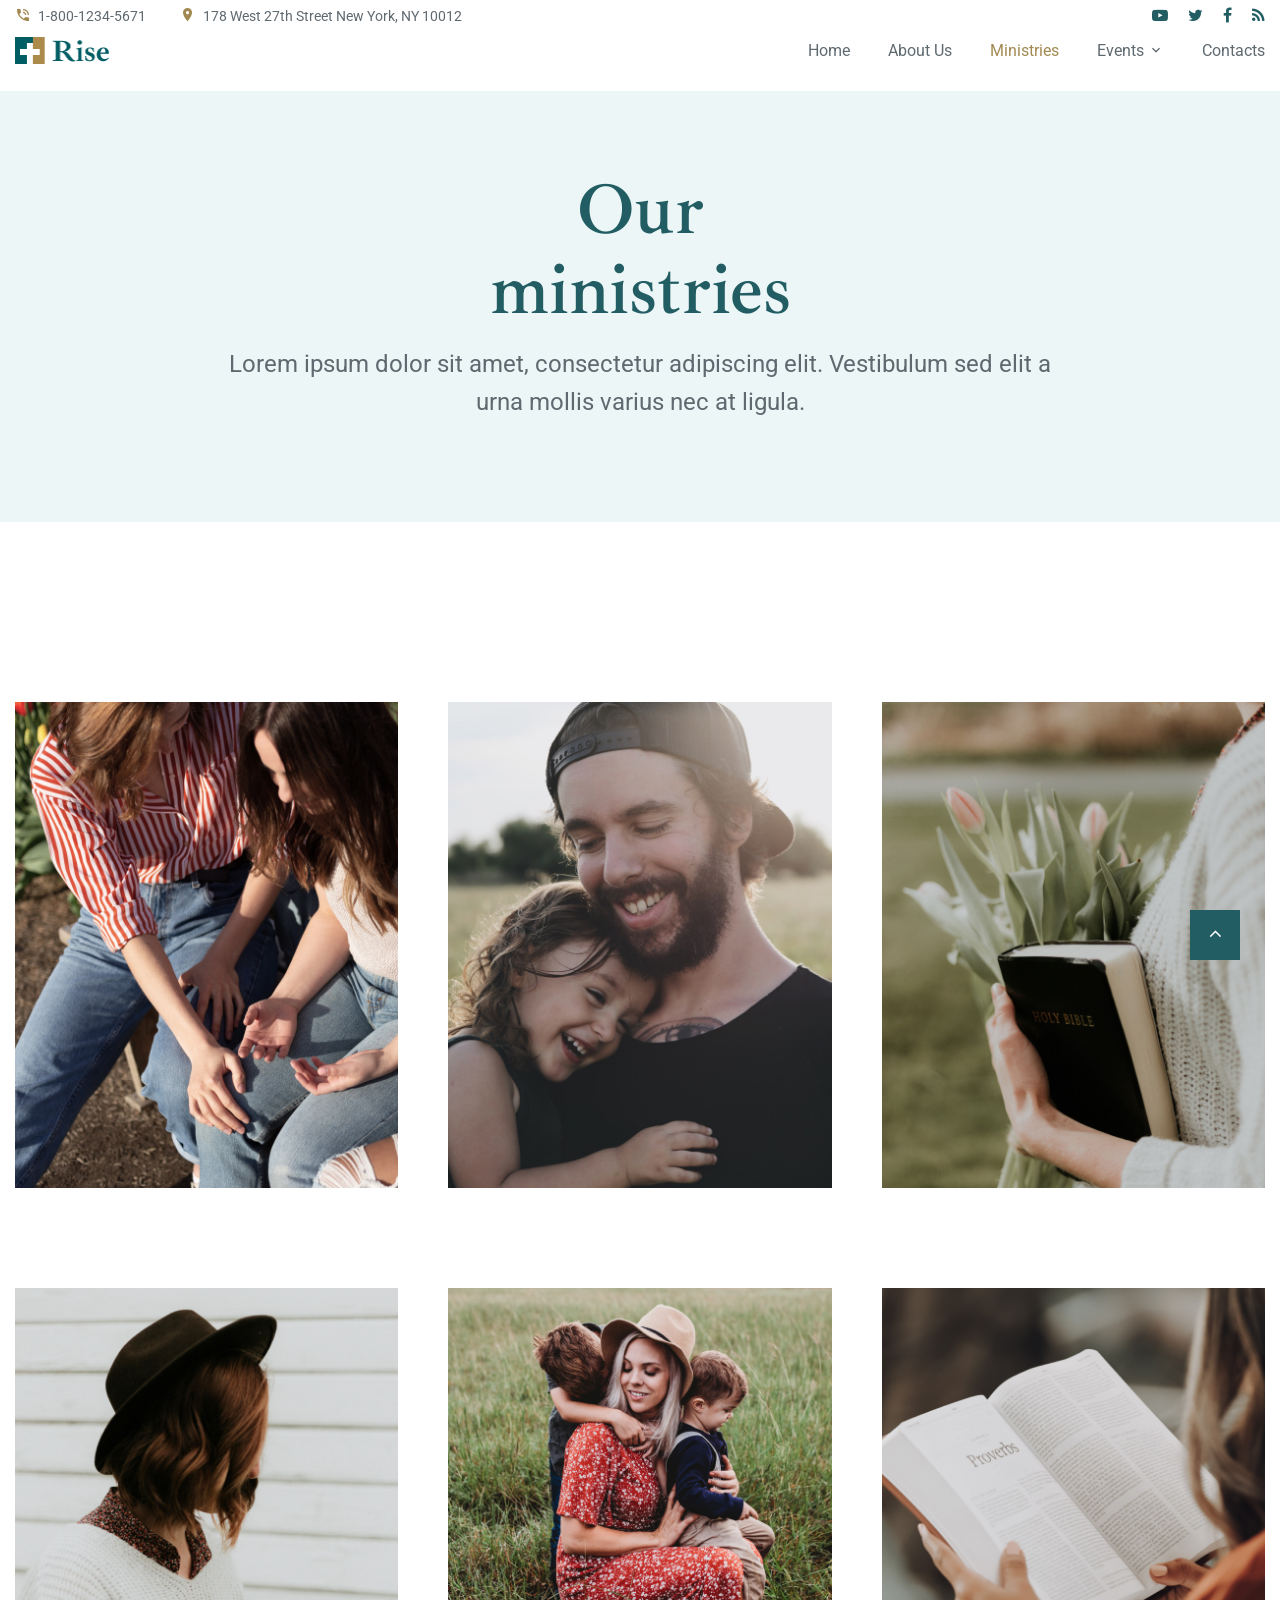
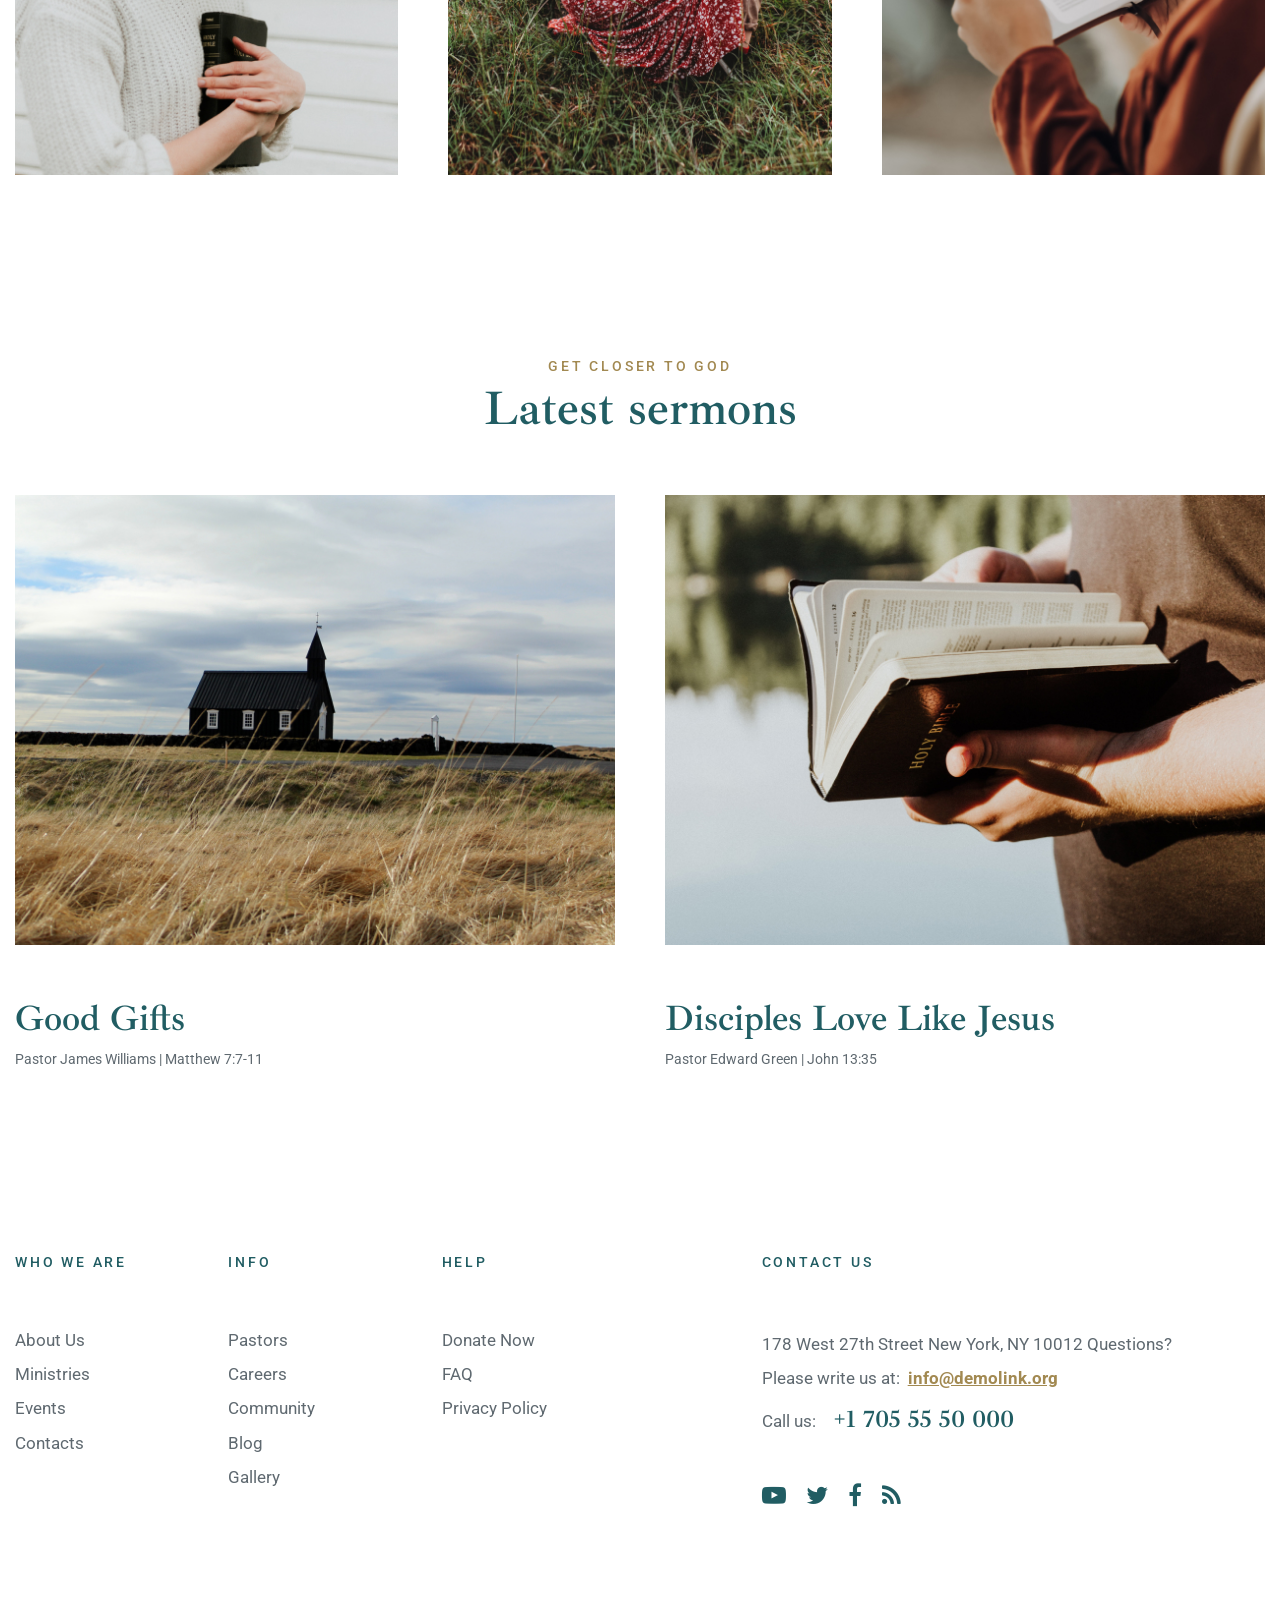
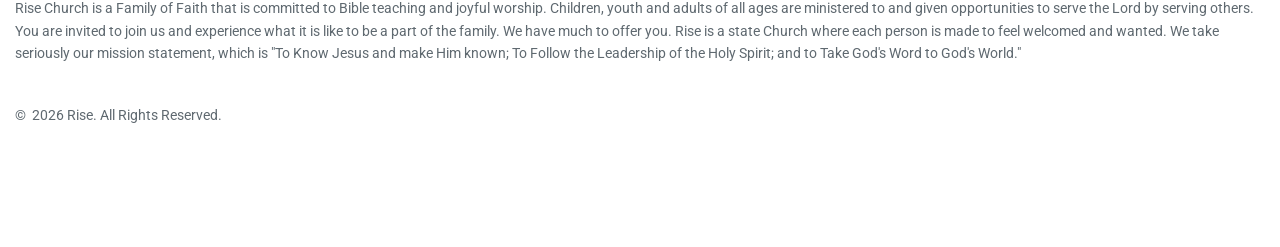
<file: ministries.html>
<!DOCTYPE html>
<html class="wide wow-animation" lang="en">
  <head>
    <title>Ministries</title>
    <meta charset="utf-8">
    <meta name="viewport" content="width=device-width, height=device-height, initial-scale=1.0">
    <meta http-equiv="X-UA-Compatible" content="IE=edge">
    <link rel="icon" href="images/favicon.ico" type="image/x-icon">
    <link rel="stylesheet" type="text/css" href="//fonts.googleapis.com/css?family=Roboto:400,500%7CIbarra+Real+Nova:400,600,600i,700">
    <link rel="stylesheet" href="css/bootstrap.css">
    <link rel="stylesheet" href="css/fonts.css">
    <link rel="stylesheet" href="css/style.css">
    <style>.ie-panel{display: none;background: #212121;padding: 10px 0;box-shadow: 3px 3px 5px 0 rgba(0,0,0,.3);clear: both;text-align:center;position: relative;z-index: 1;} html.ie-10 .ie-panel, html.lt-ie-10 .ie-panel {display: block;}</style>
  </head>
  <body>
    <div class="ie-panel"><a href="http://windows.microsoft.com/en-US/internet-explorer/"><img src="images/ie8-panel/warning_bar_0000_us.jpg" height="42" width="820" alt="You are using an outdated browser. For a faster, safer browsing experience, upgrade for free today."></a></div>
    <div class="preloader">
      <div class="preloader-body">
        <div class="cssload-container">
          <div class="cssload-speeding-wheel"></div>
        </div>
        <p>Loading...</p>
      </div>
    </div>
    <div class="page">
      <header class="section page-header">
        <!--RD Navbar-->
        <div class="rd-navbar-wrap">
          <nav class="rd-navbar rd-navbar-classic" data-layout="rd-navbar-fixed" data-sm-layout="rd-navbar-fixed" data-md-layout="rd-navbar-fixed" data-md-device-layout="rd-navbar-fixed" data-lg-layout="rd-navbar-static" data-lg-device-layout="rd-navbar-static" data-xl-layout="rd-navbar-static" data-xl-device-layout="rd-navbar-static" data-lg-stick-up-offset="46px" data-xl-stick-up-offset="46px" data-xxl-stick-up-offset="46px" data-lg-stick-up="true" data-xl-stick-up="true" data-xxl-stick-up="true">
            <div class="rd-navbar-collapse-toggle rd-navbar-fixed-element-1" data-rd-navbar-toggle=".rd-navbar-collapse"><span></span></div>
            <div class="rd-navbar-aside-outer rd-navbar-collapse">
              <div class="rd-navbar-aside">
                <ul class="list-inline list-inline-md">
                  <li>
                    <div class="unit unit-spacing-xs align-items-center">
                      <div class="unit-left"><span class="icon text-middle mdi-phone-in-talk mdi"></span></div>
                      <div class="unit-body"><a href="tel:#">1-800-1234-5671</a></div>
                    </div>
                  </li>
                  <li>
                    <div class="unit unit-spacing-xs align-items-center">
                      <div class="unit-left"><span class="icon text-middle mdi-map-marker mdi"></span></div>
                      <div class="unit-body"><a href="#">178 West 27th Street New York, NY 10012</a></div>
                    </div>
                  </li>
                </ul>
                <ul class="social-list">
                  <li><a href="#"><span class="icon fa fa-youtube-play"></span></a></li>
                  <li><a href="#"><span class="icon fa fa-twitter"></span></a></li>
                  <li><a href="#"><span class="icon fa fa-facebook-f"></span></a></li>
                  <li><a href="#"><span class="icon fa fa-rss"></span></a></li>
                </ul>
              </div>
            </div>
            <div class="rd-navbar-main-outer">
              <div class="rd-navbar-main">
                <!--RD Navbar Panel-->
                <div class="rd-navbar-panel">
                  <!--RD Navbar Toggle-->
                  <button class="rd-navbar-toggle" data-rd-navbar-toggle=".rd-navbar-nav-wrap"><span></span></button>
                  <!--RD Navbar Brand-->
                  <div class="rd-navbar-brand">
                    <!--Brand--><a class="brand" href="index.html"><img class="brand-logo-dark" src="images/logo-default-189x54.png" alt="" width="94" height="27"/><img class="brand-logo-light" src="images/logo-default-189x54.png" alt="" width="94" height="27"/></a>
                  </div>
                </div>
                <div class="rd-navbar-main-element">
                  <div class="rd-navbar-nav-wrap">
                    <ul class="rd-navbar-nav">
                      <li class="rd-nav-item"><a class="rd-nav-link" href="index.html">Home</a>
                      </li>
                      <li class="rd-nav-item"><a class="rd-nav-link" href="about-us.html">About Us</a>
                      </li>
                      <li class="rd-nav-item active"><a class="rd-nav-link" href="ministries.html">Ministries</a>
                      </li>
                      <li class="rd-nav-item"><a class="rd-nav-link" href="events.html">Events</a>
                        <ul class="rd-menu rd-navbar-dropdown">
                          <li class="rd-dropdown-item"><a class="rd-dropdown-link" href="single-event.html">Single Event</a>
                          </li>
                        </ul>
                      </li>
                      <li class="rd-nav-item"><a class="rd-nav-link" href="contacts.html">Contacts</a>
                      </li>
                    </ul>
                  </div>
                </div>
              </div>
            </div>
          </nav>
        </div>
      </header>
      <!-- Breadcrumbs-->
      <section class="breadcrumbs-custom bg-image bg-none" data-preset='{"title":"Breadcrumbs","category":"header","reload":false,"id":"breadcrumbs"}'>
        <div class="container">
          <div class="h1 breadcrumbs-custom-title">Our <br class="d-none d-xl-block"> ministries</div>
          <p class="breadcrumbs-custom-caption">Lorem ipsum dolor sit amet, consectetur adipiscing elit. Vestibulum sed elit a urna mollis varius nec at ligula. </p>
          <ul class="breadcrumbs-custom-path">
            <li><a href="index.html">Home</a></li>
            <li class="active">Ministries</li>
          </ul>
        </div>
      </section>
      <section class="section-lg section bg-default">
        <div class="container">
          <div class="row row-narrow-50 row-xl-100" data-lightgallery="group">
            <div class="col-lg-4 col-sm-6 wow fadeInUp" data-wow-delay=".1s"><a class="gallery-thumbnail" href="images/ministries-1-1200x800-original.jpg" data-lightgallery="item"><img src="images/ministries-1-390x495.jpg" alt="" width="390" height="495"/>
                <div class="float-title">Youth ministry</div></a>
            </div>
            <div class="col-lg-4 col-sm-6 wow fadeInUp" data-wow-delay=".2s"><a class="gallery-thumbnail" href="images/ministries-2-1200x800-original.jpg" data-lightgallery="item"><img src="images/ministries-2-390x495.jpg" alt="" width="390" height="495"/>
                <div class="float-title">Men’s ministry</div></a>
            </div>
            <div class="col-lg-4 col-sm-6 wow fadeInUp" data-wow-delay=".3s"><a class="gallery-thumbnail" href="images/ministries-3-1200x800-original.jpg" data-lightgallery="item"><img src="images/ministries-3-390x495.jpg" alt="" width="390" height="495"/>
                <div class="float-title">Transformation</div></a>
            </div>
            <div class="col-lg-4 col-sm-6 wow fadeInUp" data-wow-delay=".4s"><a class="gallery-thumbnail" href="images/ministries-4-1200x800-original.jpg" data-lightgallery="item"><img src="images/ministries-4-390x495.jpg" alt="" width="390" height="495"/>
                <div class="float-title">Women's ministry</div></a>
            </div>
            <div class="col-lg-4 col-sm-6 wow fadeInUp" data-wow-delay=".5s"><a class="gallery-thumbnail" href="images/ministries-5-1200x800-original.jpg" data-lightgallery="item"><img src="images/ministries-5-390x495.jpg" alt="" width="390" height="495"/>
                <div class="float-title">Children</div></a>
            </div>
            <div class="col-lg-4 col-sm-6 wow fadeInUp" data-wow-delay=".6s"><a class="gallery-thumbnail" href="images/ministries-6-1200x800-original.jpg" data-lightgallery="item"><img src="images/ministries-6-390x495.jpg" alt="" width="390" height="495"/>
                <div class="float-title">Bible study</div></a>
            </div>
          </div>
        </div>
      </section>
      <section class="section section-lg bg-default">
        <div class="container">
          <div class="pre-title text-center wow fadeInUp" data-wow-delay=".1s">Get Closer to God</div>
          <h2 class="wow fadeInUp text-center" data-wow-delay=".2s">Latest sermons</h2>
          <div class="row row-narrow-50 row-40 row-xl">
            <div class="col-lg-6 wow fadeInUp" data-wow-delay=".3s">
              <div class="thumbnail-classic"><a class="thumbnail-classic__media" href="#"><img src="images/thumbnail-classic-3-610x458.jpg" alt="" width="610" height="458"/></a>
                <h3><a href="#">Good Gifts</a></h3><span class="subtitle-sm">Pastor James Williams | Matthew 7:7-11</span>
              </div>
            </div>
            <div class="col-lg-6 wow fadeInUp" data-wow-delay=".3s">
              <div class="thumbnail-classic"><a class="thumbnail-classic__media" href="#"><img src="images/thumbnail-classic-4-610x458.jpg" alt="" width="610" height="458"/></a>
                <h3><a href="#">Disciples Love Like Jesus</a></h3><span class="subtitle-sm">Pastor Edward Green | John 13:35</span>
              </div>
            </div>
          </div>
        </div>
      </section>
      <footer class="section footer-classic">
        <div class="footer-body">
          <div class="container">
            <div class="row justify-content-xl-between row-40 justify-content-lg-center">
              <div class="col-lg-6">
                <div class="row row-20">
                  <div class="col-sm-4 col-6 wow fadeInUp" data-wow-delay=".1s">
                    <div class="footer-title">Who We Are</div>
                    <ul class="nav-list">
                      <li><a href="about-us.html">About Us</a></li>
                      <li><a href="ministries.html">Ministries</a></li>
                      <li><a href="events.html">Events</a></li>
                      <li><a href="contacts.html">Contacts</a></li>
                    </ul>
                  </div>
                  <div class="col-sm-4 col-6 wow fadeInUp" data-wow-delay=".2s">
                    <div class="footer-title">Info</div>
                    <ul class="nav-list">
                      <li><a href="#">Pastors</a></li>
                      <li><a href="#">Careers</a></li>
                      <li><a href="#">Community</a></li>
                      <li><a href="#">Blog</a></li>
                      <li><a href="#">Gallery</a></li>
                    </ul>
                  </div>
                  <div class="col-sm-4 col-6 wow fadeInUp" data-wow-delay=".3s">
                    <div class="footer-title">Help</div>
                    <ul class="nav-list">
                      <li><a href="#">Donate Now</a></li>
                      <li><a href="#">FAQ</a></li>
                      <li><a href="privacy-policy.html">Privacy Policy</a></li>
                    </ul>
                  </div>
                </div>
              </div>
              <div class="col-lg-5 inset-right-100 wow fadeInRight" data-wow-delay=".3s">
                <div class="footer-title">Contact us</div>
                <ul class="contact-list">
                  <li>178 West 27th Street New York, NY 10012 Questions? Please write us at:<a class="link-secondary" href="mailto:#">info@demolink.org</a></li>
                  <li><span>Call us:</span><a class="phone" href="tel:#">+1 705 55 50 000</a></li>
                </ul>
                <ul class="social-list">
                  <li><a href="#"><span class="icon fa fa-youtube-play"></span></a></li>
                  <li><a href="#"><span class="icon fa fa-twitter"></span></a></li>
                  <li><a href="#"><span class="icon fa fa-facebook-f"></span></a></li>
                  <li><a href="#"><span class="icon fa fa-rss"></span></a></li>
                </ul>
              </div>
            </div>
          </div>
        </div>
        <div class="footer-aside">
          <div class="container">
            <div class="row row-xl-40">
              <div class="col-12 wow fadeInUp" data-wow-delay=".2s">
                <p>Rise Church is a Family of Faith that is committed to Bible teaching and joyful worship. Children, youth and adults of all ages are ministered to and given opportunities to serve the Lord by serving others. You are invited to join us and experience what it is like to be a part of the family. We have much to offer you. Rise is a state Church where each person is made to feel welcomed and wanted. We take seriously our mission statement, which is "To Know Jesus and make Him known; To Follow the Leadership of the Holy Spirit; and to Take God's Word to God's World."</p>
              </div>
              <div class="col-12 wow fadeInUp" data-wow-delay=".4s">
                <p class="rights"><span>&copy;&nbsp; </span><span class="copyright-year"></span><span>&nbsp;</span><span>Rise</span><span>.&nbsp;</span><span>All Rights Reserved.</span></p>
              </div>
            </div>
          </div>
        </div>
      </footer>
    </div>
    <div class="snackbars" id="form-output-global"></div>
    <script src="js/core.min.js"></script>
    <script src="js/script.js"></script>
  </body>
</html>
</file>
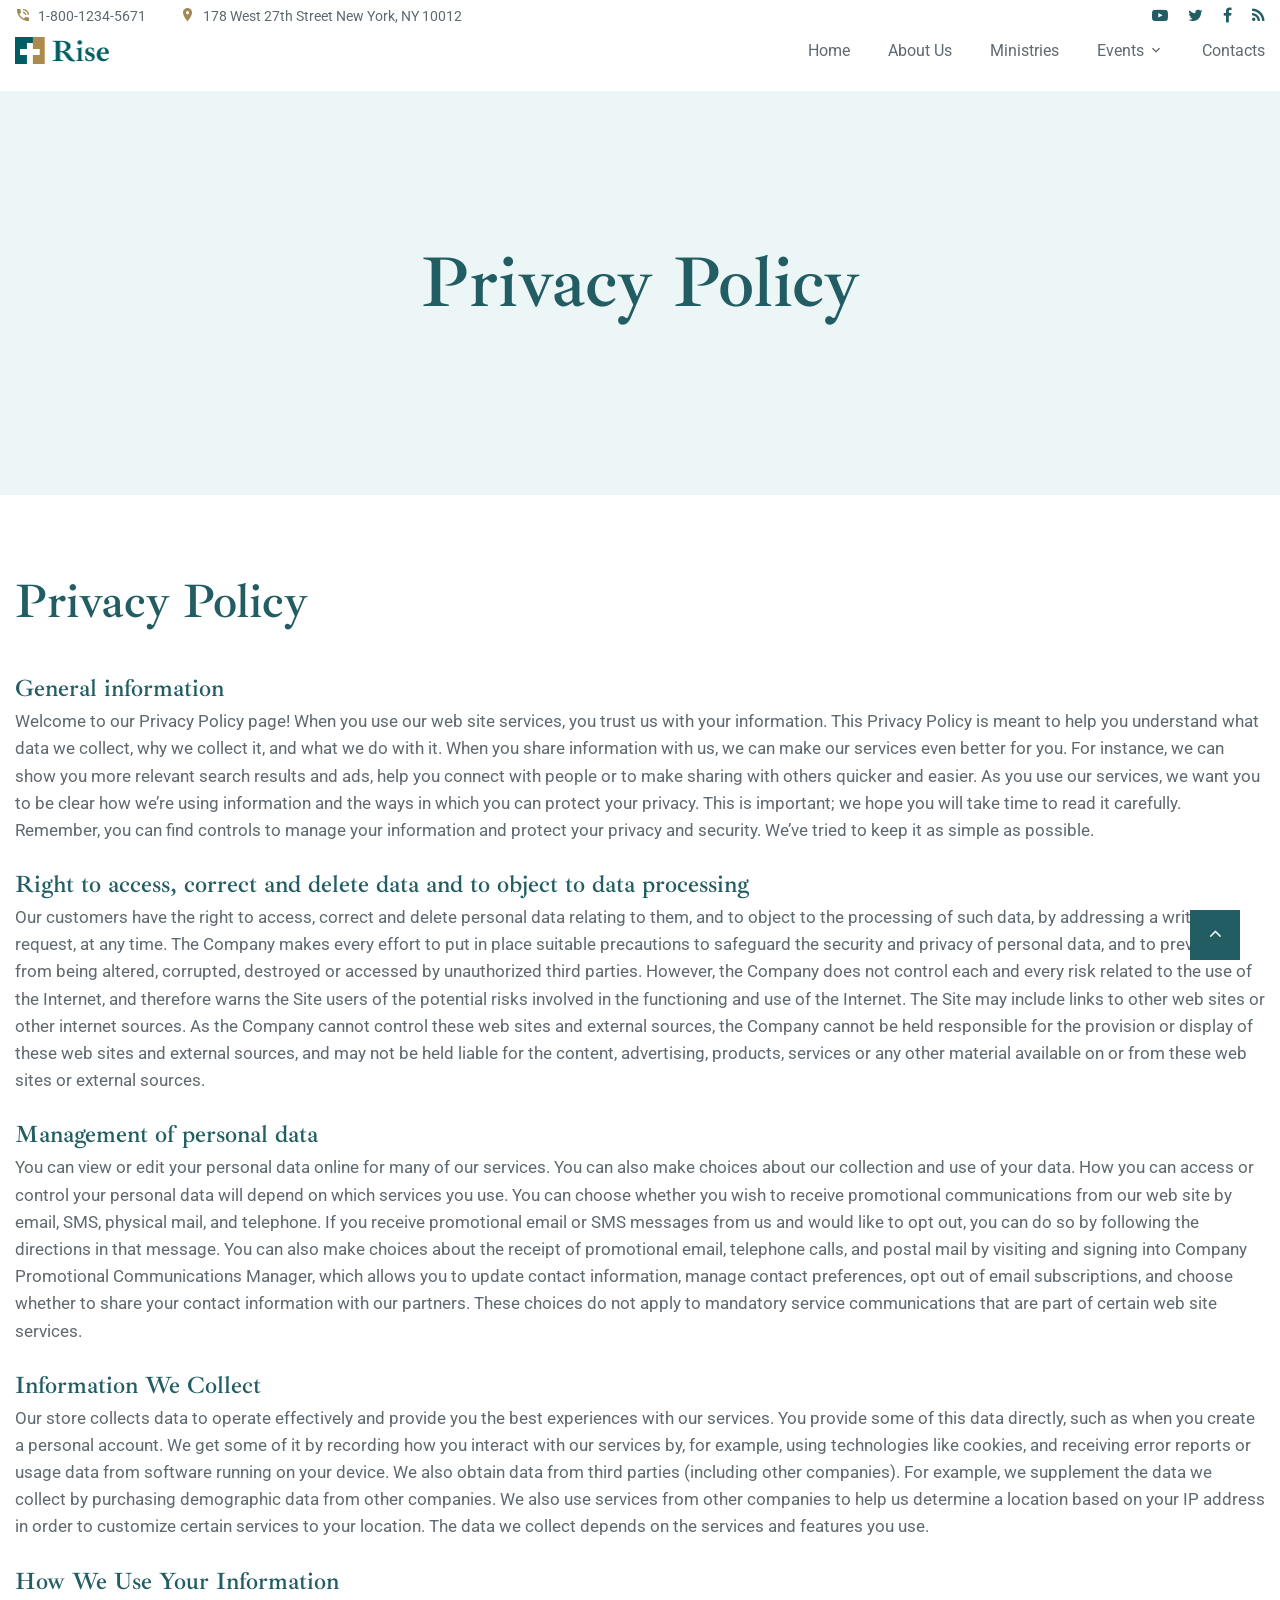
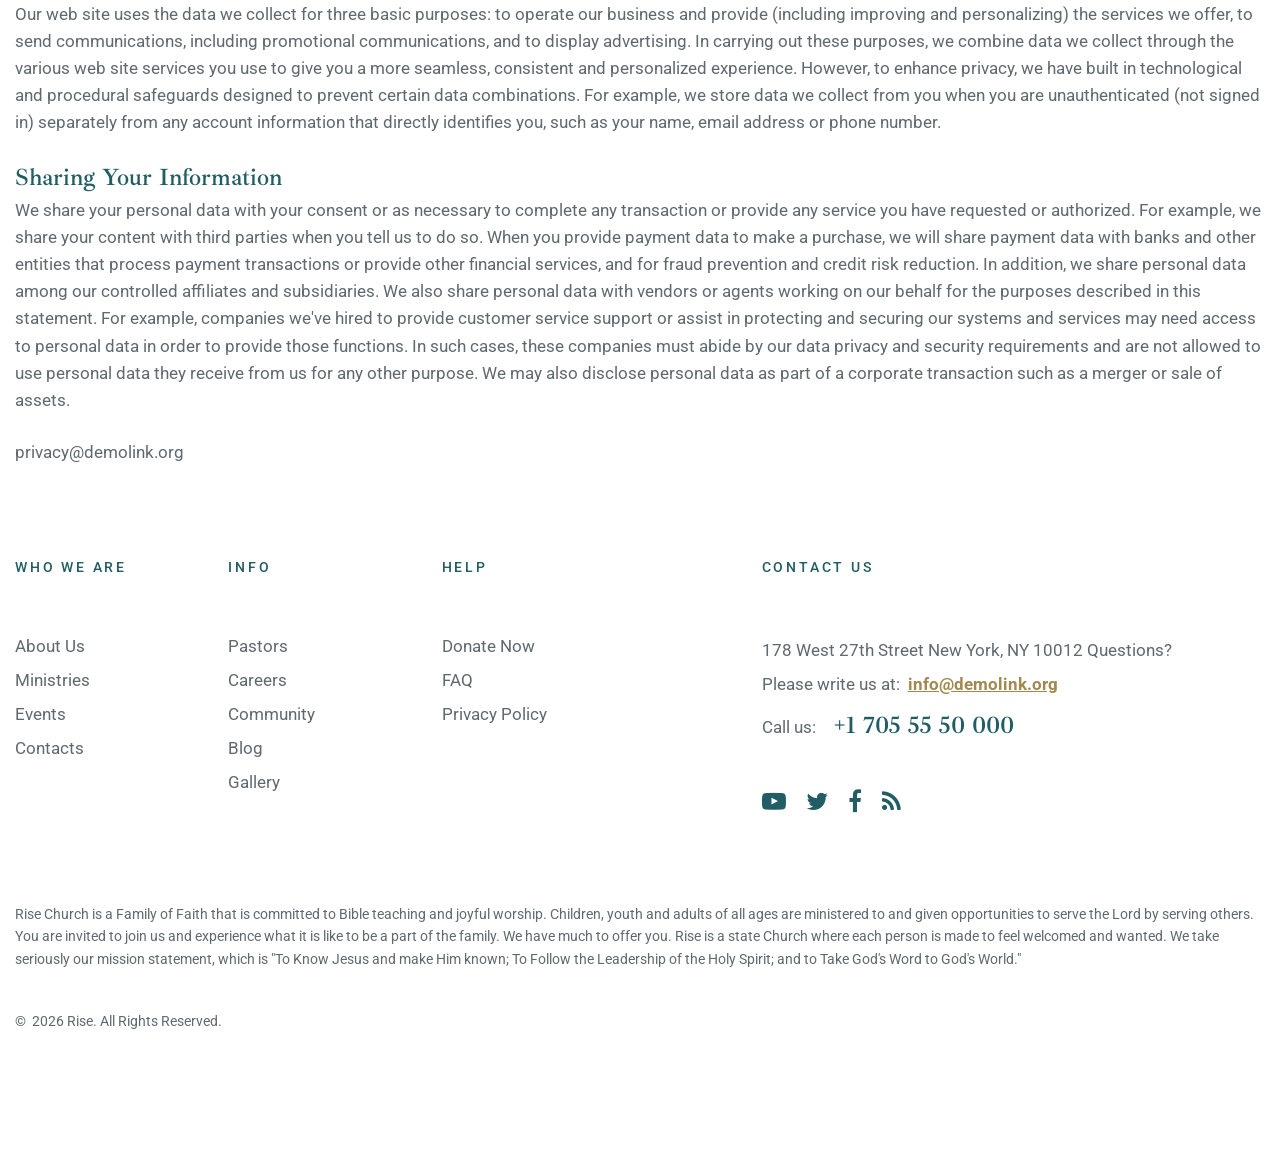
<file: privacy-policy.html>
<!DOCTYPE html>
<html class="wide wow-animation" lang="en">
  <head>
    <title>Privacy Policy</title>
    <meta charset="utf-8">
    <meta name="viewport" content="width=device-width, height=device-height, initial-scale=1.0">
    <meta http-equiv="X-UA-Compatible" content="IE=edge">
    <link rel="icon" href="images/favicon.ico" type="image/x-icon">
    <link rel="stylesheet" type="text/css" href="//fonts.googleapis.com/css?family=Roboto:400,500%7CIbarra+Real+Nova:400,600,600i,700">
    <link rel="stylesheet" href="css/bootstrap.css">
    <link rel="stylesheet" href="css/fonts.css">
    <link rel="stylesheet" href="css/style.css">
    <style>.ie-panel{display: none;background: #212121;padding: 10px 0;box-shadow: 3px 3px 5px 0 rgba(0,0,0,.3);clear: both;text-align:center;position: relative;z-index: 1;} html.ie-10 .ie-panel, html.lt-ie-10 .ie-panel {display: block;}</style>
  </head>
  <body>
    <div class="ie-panel"><a href="http://windows.microsoft.com/en-US/internet-explorer/"><img src="images/ie8-panel/warning_bar_0000_us.jpg" height="42" width="820" alt="You are using an outdated browser. For a faster, safer browsing experience, upgrade for free today."></a></div>
    <div class="preloader">
      <div class="preloader-body">
        <div class="cssload-container">
          <div class="cssload-speeding-wheel"></div>
        </div>
        <p>Loading...</p>
      </div>
    </div>
    <div class="page">
      <header class="section page-header">
        <!--RD Navbar-->
        <div class="rd-navbar-wrap">
          <nav class="rd-navbar rd-navbar-classic" data-layout="rd-navbar-fixed" data-sm-layout="rd-navbar-fixed" data-md-layout="rd-navbar-fixed" data-md-device-layout="rd-navbar-fixed" data-lg-layout="rd-navbar-static" data-lg-device-layout="rd-navbar-static" data-xl-layout="rd-navbar-static" data-xl-device-layout="rd-navbar-static" data-lg-stick-up-offset="46px" data-xl-stick-up-offset="46px" data-xxl-stick-up-offset="46px" data-lg-stick-up="true" data-xl-stick-up="true" data-xxl-stick-up="true">
            <div class="rd-navbar-collapse-toggle rd-navbar-fixed-element-1" data-rd-navbar-toggle=".rd-navbar-collapse"><span></span></div>
            <div class="rd-navbar-aside-outer rd-navbar-collapse">
              <div class="rd-navbar-aside">
                <ul class="list-inline list-inline-md">
                  <li>
                    <div class="unit unit-spacing-xs align-items-center">
                      <div class="unit-left"><span class="icon text-middle mdi-phone-in-talk mdi"></span></div>
                      <div class="unit-body"><a href="tel:#">1-800-1234-5671</a></div>
                    </div>
                  </li>
                  <li>
                    <div class="unit unit-spacing-xs align-items-center">
                      <div class="unit-left"><span class="icon text-middle mdi-map-marker mdi"></span></div>
                      <div class="unit-body"><a href="#">178 West 27th Street New York, NY 10012</a></div>
                    </div>
                  </li>
                </ul>
                <ul class="social-list">
                  <li><a href="#"><span class="icon fa fa-youtube-play"></span></a></li>
                  <li><a href="#"><span class="icon fa fa-twitter"></span></a></li>
                  <li><a href="#"><span class="icon fa fa-facebook-f"></span></a></li>
                  <li><a href="#"><span class="icon fa fa-rss"></span></a></li>
                </ul>
              </div>
            </div>
            <div class="rd-navbar-main-outer">
              <div class="rd-navbar-main">
                <!--RD Navbar Panel-->
                <div class="rd-navbar-panel">
                  <!--RD Navbar Toggle-->
                  <button class="rd-navbar-toggle" data-rd-navbar-toggle=".rd-navbar-nav-wrap"><span></span></button>
                  <!--RD Navbar Brand-->
                  <div class="rd-navbar-brand">
                    <!--Brand--><a class="brand" href="index.html"><img class="brand-logo-dark" src="images/logo-default-189x54.png" alt="" width="94" height="27"/><img class="brand-logo-light" src="images/logo-default-189x54.png" alt="" width="94" height="27"/></a>
                  </div>
                </div>
                <div class="rd-navbar-main-element">
                  <div class="rd-navbar-nav-wrap">
                    <ul class="rd-navbar-nav">
                      <li class="rd-nav-item"><a class="rd-nav-link" href="index.html">Home</a>
                      </li>
                      <li class="rd-nav-item"><a class="rd-nav-link" href="about-us.html">About Us</a>
                      </li>
                      <li class="rd-nav-item"><a class="rd-nav-link" href="ministries.html">Ministries</a>
                      </li>
                      <li class="rd-nav-item"><a class="rd-nav-link" href="events.html">Events</a>
                        <ul class="rd-menu rd-navbar-dropdown">
                          <li class="rd-dropdown-item"><a class="rd-dropdown-link" href="single-event.html">Single Event</a>
                          </li>
                        </ul>
                      </li>
                      <li class="rd-nav-item"><a class="rd-nav-link" href="contacts.html">Contacts</a>
                      </li>
                    </ul>
                  </div>
                </div>
              </div>
            </div>
          </nav>
        </div>
      </header>
      <!-- Breadcrumbs-->
      <section class="breadcrumbs-custom bg-image bg-none" data-preset='{"title":"Breadcrumbs","category":"header","reload":false,"id":"breadcrumbs"}'>
        <div class="container">
          <div class="h1 breadcrumbs-custom-title">Privacy Policy</div>
          <ul class="breadcrumbs-custom-path">
            <li><a href="index.html">Home</a></li>
            <li class="active">Privacy Policy</li>
          </ul>
        </div>
      </section>
      <!--Privacy Policy-->
      <section class="section section-md bg-default">
        <div class="container">
          <h2>Privacy Policy</h2>
          <!--Terms list-->
          <dl class="list-terms">
            <dt class="h4">General information</dt>
            <dd>Welcome to our Privacy Policy page! When you use our web site services, you trust us with your information. This Privacy Policy is meant to help you understand what data we collect, why we collect it, and what we do with it. When you share information with us, we can make our services even better for you. For instance, we can show you more relevant search results and ads, help you connect with people or to make sharing with others quicker and easier. As you use our services, we want you to be clear how we’re using information and the ways in which you can protect your privacy. This is important; we hope you will take time to read it carefully. Remember, you can find controls to manage your information and protect your privacy and security. We’ve tried to keep it as simple as possible.</dd>
            <dt class="h4">Right to access, correct and delete data and to object to data processing</dt>
            <dd>Our customers have the right to access, correct and delete personal data relating to them, and to object to the processing of such data, by addressing a written request, at any time. The Company makes every effort to put in place suitable precautions to safeguard the security and privacy of personal data, and to prevent it from being altered, corrupted, destroyed or accessed by unauthorized third parties. However, the Company does not control each and every risk related to the use of the Internet, and therefore warns the Site users of the potential risks involved in the functioning and use of the Internet. The Site may include links to other web sites or other internet sources. As the Company cannot control these web sites and external sources, the Company cannot be held responsible for the provision or display of these web sites and external sources, and may not be held liable for the content, advertising, products, services or any other material available on or from these web sites or external sources.</dd>
            <dt class="h4">Management of personal data</dt>
            <dd>You can view or edit your personal data online for many of our services. You can also make choices about our collection and use of your data. How you can access or control your personal data will depend on which services you use. You can choose whether you wish to receive promotional communications from our web site by email, SMS, physical mail, and telephone. If you receive promotional email or SMS messages from us and would like to opt out, you can do so by following the directions in that message. You can also make choices about the receipt of promotional email, telephone calls, and postal mail by visiting and signing into Company Promotional Communications Manager, which allows you to update contact information, manage contact preferences, opt out of email subscriptions, and choose whether to share your contact information with our partners. These choices do not apply to mandatory service communications that are part of certain web site services.</dd>
            <dt class="h4">Information We Collect</dt>
            <dd>Our store collects data to operate effectively and provide you the best experiences with our services. You provide some of this data directly, such as when you create a personal account. We get some of it by recording how you interact with our services by, for example, using technologies like cookies, and receiving error reports or usage data from software running on your device. We also obtain data from third parties (including other companies). For example, we supplement the data we collect by purchasing demographic data from other companies. We also use services from other companies to help us determine a location based on your IP address in order to customize certain services to your location. The data we collect depends on the services and features you use.</dd>
            <dt class="h4">How We Use Your Information</dt>
            <dd>Our web site uses the data we collect for three basic purposes: to operate our business and provide (including improving and personalizing) the services we offer, to send communications, including promotional communications, and to display advertising. In carrying out these purposes, we combine data we collect through the various web site services you use to give you a more seamless, consistent and personalized experience. However, to enhance privacy, we have built in technological and procedural safeguards designed to prevent certain data combinations. For example, we store data we collect from you when you are unauthenticated (not signed in) separately from any account information that directly identifies you, such as your name, email address or phone number.</dd>
            <dt class="h4">Sharing Your Information</dt>
            <dd>We share your personal data with your consent or as necessary to complete any transaction or provide any service you have requested or authorized. For example, we share your content with third parties when you tell us to do so. When you provide payment data to make a purchase, we will share payment data with banks and other entities that process payment transactions or provide other financial services, and for fraud prevention and credit risk reduction. In addition, we share personal data among our controlled affiliates and subsidiaries. We also share personal data with vendors or agents working on our behalf for the purposes described in this statement. For example, companies we've hired to provide customer service support or assist in protecting and securing our systems and services may need access to personal data in order to provide those functions. In such cases, these companies must abide by our data privacy and security requirements and are not allowed to use personal data they receive from us for any other purpose. We may also disclose personal data as part of a corporate transaction such as a merger or sale of assets.</dd>
          </dl>
          <p><a href="mailto:#">privacy@demolink.org</a></p>
        </div>
      </section>
      <footer class="section footer-classic">
        <div class="footer-body">
          <div class="container">
            <div class="row justify-content-xl-between row-40 justify-content-lg-center">
              <div class="col-lg-6">
                <div class="row row-20">
                  <div class="col-sm-4 col-6 wow fadeInUp" data-wow-delay=".1s">
                    <div class="footer-title">Who We Are</div>
                    <ul class="nav-list">
                      <li><a href="about-us.html">About Us</a></li>
                      <li><a href="ministries.html">Ministries</a></li>
                      <li><a href="events.html">Events</a></li>
                      <li><a href="contacts.html">Contacts</a></li>
                    </ul>
                  </div>
                  <div class="col-sm-4 col-6 wow fadeInUp" data-wow-delay=".2s">
                    <div class="footer-title">Info</div>
                    <ul class="nav-list">
                      <li><a href="#">Pastors</a></li>
                      <li><a href="#">Careers</a></li>
                      <li><a href="#">Community</a></li>
                      <li><a href="#">Blog</a></li>
                      <li><a href="#">Gallery</a></li>
                    </ul>
                  </div>
                  <div class="col-sm-4 col-6 wow fadeInUp" data-wow-delay=".3s">
                    <div class="footer-title">Help</div>
                    <ul class="nav-list">
                      <li><a href="#">Donate Now</a></li>
                      <li><a href="#">FAQ</a></li>
                      <li><a href="privacy-policy.html">Privacy Policy</a></li>
                    </ul>
                  </div>
                </div>
              </div>
              <div class="col-lg-5 inset-right-100 wow fadeInRight" data-wow-delay=".3s">
                <div class="footer-title">Contact us</div>
                <ul class="contact-list">
                  <li>178 West 27th Street New York, NY 10012 Questions? Please write us at:<a class="link-secondary" href="mailto:#">info@demolink.org</a></li>
                  <li><span>Call us:</span><a class="phone" href="tel:#">+1 705 55 50 000</a></li>
                </ul>
                <ul class="social-list">
                  <li><a href="#"><span class="icon fa fa-youtube-play"></span></a></li>
                  <li><a href="#"><span class="icon fa fa-twitter"></span></a></li>
                  <li><a href="#"><span class="icon fa fa-facebook-f"></span></a></li>
                  <li><a href="#"><span class="icon fa fa-rss"></span></a></li>
                </ul>
              </div>
            </div>
          </div>
        </div>
        <div class="footer-aside">
          <div class="container">
            <div class="row row-xl-40">
              <div class="col-12 wow fadeInUp" data-wow-delay=".2s">
                <p>Rise Church is a Family of Faith that is committed to Bible teaching and joyful worship. Children, youth and adults of all ages are ministered to and given opportunities to serve the Lord by serving others. You are invited to join us and experience what it is like to be a part of the family. We have much to offer you. Rise is a state Church where each person is made to feel welcomed and wanted. We take seriously our mission statement, which is "To Know Jesus and make Him known; To Follow the Leadership of the Holy Spirit; and to Take God's Word to God's World."</p>
              </div>
              <div class="col-12 wow fadeInUp" data-wow-delay=".4s">
                <p class="rights"><span>&copy;&nbsp; </span><span class="copyright-year"></span><span>&nbsp;</span><span>Rise</span><span>.&nbsp;</span><span>All Rights Reserved.</span></p>
              </div>
            </div>
          </div>
        </div>
      </footer>
    </div>
    <div class="snackbars" id="form-output-global"></div>
    <script src="js/core.min.js"></script>
    <script src="js/script.js"></script>
    <!-- coded by Drel-->
  </body>
</html>
</file>
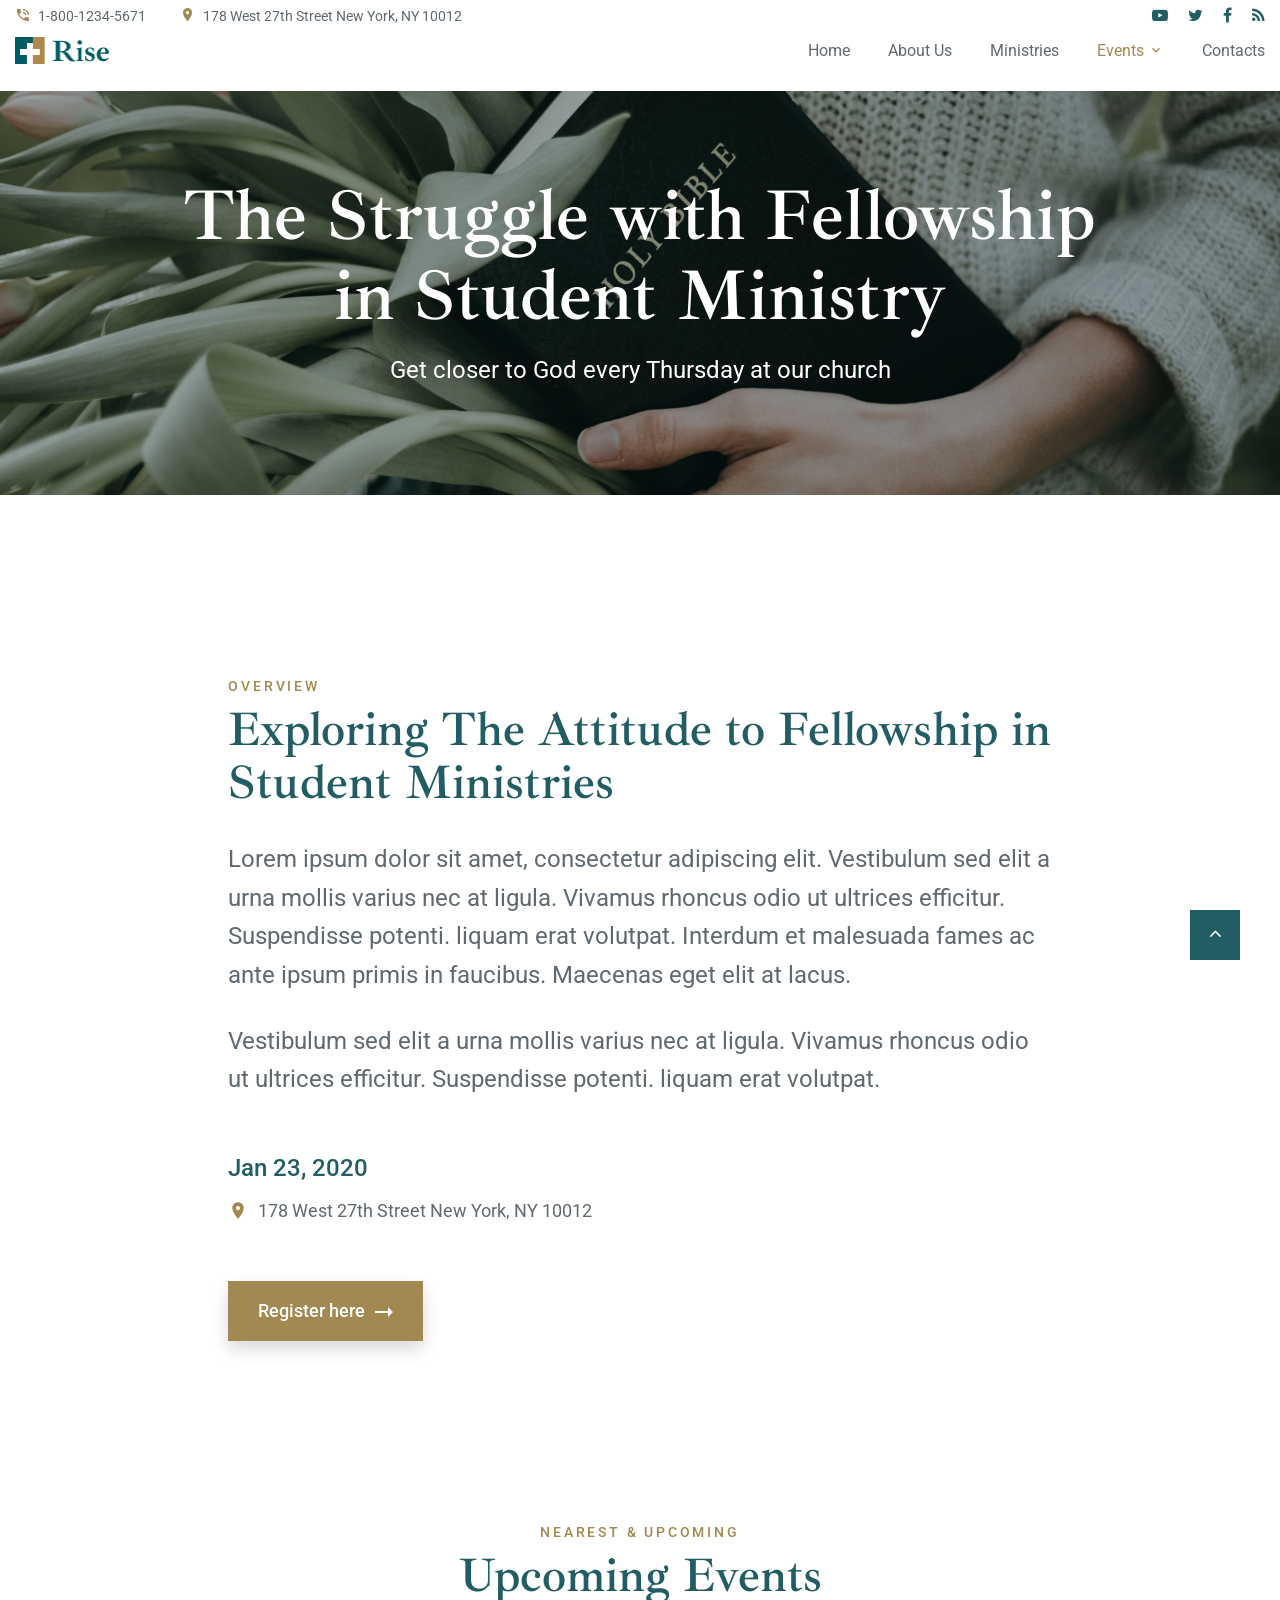
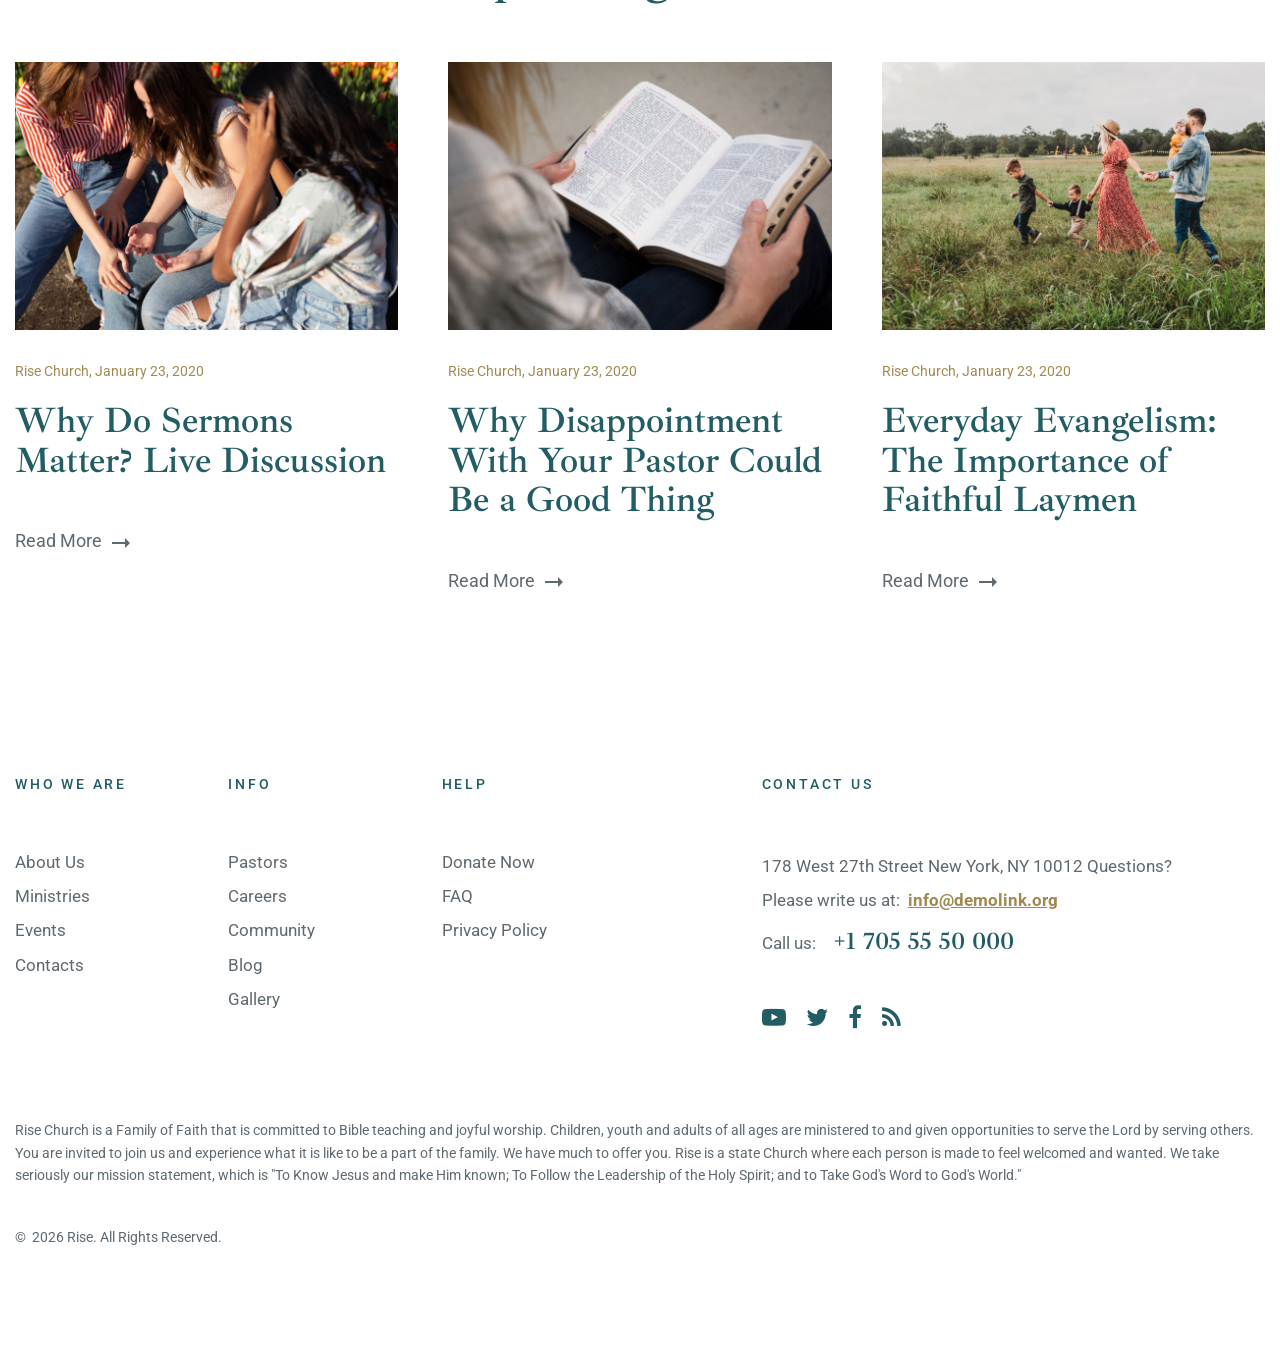
<file: single-event.html>
<!DOCTYPE html>
<html class="wide wow-animation" lang="en">
  <head>
    <title>Single Event</title>
    <meta charset="utf-8">
    <meta name="viewport" content="width=device-width, height=device-height, initial-scale=1.0">
    <meta http-equiv="X-UA-Compatible" content="IE=edge">
    <link rel="icon" href="images/favicon.ico" type="image/x-icon">
    <link rel="stylesheet" type="text/css" href="//fonts.googleapis.com/css?family=Roboto:400,500%7CIbarra+Real+Nova:400,600,600i,700">
    <link rel="stylesheet" href="css/bootstrap.css">
    <link rel="stylesheet" href="css/fonts.css">
    <link rel="stylesheet" href="css/style.css">
    <style>.ie-panel{display: none;background: #212121;padding: 10px 0;box-shadow: 3px 3px 5px 0 rgba(0,0,0,.3);clear: both;text-align:center;position: relative;z-index: 1;} html.ie-10 .ie-panel, html.lt-ie-10 .ie-panel {display: block;}</style>
  </head>
  <body>
    <div class="ie-panel"><a href="http://windows.microsoft.com/en-US/internet-explorer/"><img src="images/ie8-panel/warning_bar_0000_us.jpg" height="42" width="820" alt="You are using an outdated browser. For a faster, safer browsing experience, upgrade for free today."></a></div>
    <div class="preloader">
      <div class="preloader-body">
        <div class="cssload-container">
          <div class="cssload-speeding-wheel"></div>
        </div>
        <p>Loading...</p>
      </div>
    </div>
    <div class="page">
      <header class="section page-header">
        <!--RD Navbar-->
        <div class="rd-navbar-wrap">
          <nav class="rd-navbar rd-navbar-classic" data-layout="rd-navbar-fixed" data-sm-layout="rd-navbar-fixed" data-md-layout="rd-navbar-fixed" data-md-device-layout="rd-navbar-fixed" data-lg-layout="rd-navbar-static" data-lg-device-layout="rd-navbar-static" data-xl-layout="rd-navbar-static" data-xl-device-layout="rd-navbar-static" data-lg-stick-up-offset="46px" data-xl-stick-up-offset="46px" data-xxl-stick-up-offset="46px" data-lg-stick-up="true" data-xl-stick-up="true" data-xxl-stick-up="true">
            <div class="rd-navbar-collapse-toggle rd-navbar-fixed-element-1" data-rd-navbar-toggle=".rd-navbar-collapse"><span></span></div>
            <div class="rd-navbar-aside-outer rd-navbar-collapse">
              <div class="rd-navbar-aside">
                <ul class="list-inline list-inline-md">
                  <li>
                    <div class="unit unit-spacing-xs align-items-center">
                      <div class="unit-left"><span class="icon text-middle mdi-phone-in-talk mdi"></span></div>
                      <div class="unit-body"><a href="tel:#">1-800-1234-5671</a></div>
                    </div>
                  </li>
                  <li>
                    <div class="unit unit-spacing-xs align-items-center">
                      <div class="unit-left"><span class="icon text-middle mdi-map-marker mdi"></span></div>
                      <div class="unit-body"><a href="#">178 West 27th Street New York, NY 10012</a></div>
                    </div>
                  </li>
                </ul>
                <ul class="social-list">
                  <li><a href="#"><span class="icon fa fa-youtube-play"></span></a></li>
                  <li><a href="#"><span class="icon fa fa-twitter"></span></a></li>
                  <li><a href="#"><span class="icon fa fa-facebook-f"></span></a></li>
                  <li><a href="#"><span class="icon fa fa-rss"></span></a></li>
                </ul>
              </div>
            </div>
            <div class="rd-navbar-main-outer">
              <div class="rd-navbar-main">
                <!--RD Navbar Panel-->
                <div class="rd-navbar-panel">
                  <!--RD Navbar Toggle-->
                  <button class="rd-navbar-toggle" data-rd-navbar-toggle=".rd-navbar-nav-wrap"><span></span></button>
                  <!--RD Navbar Brand-->
                  <div class="rd-navbar-brand">
                    <!--Brand--><a class="brand" href="index.html"><img class="brand-logo-dark" src="images/logo-default-189x54.png" alt="" width="94" height="27"/><img class="brand-logo-light" src="images/logo-default-189x54.png" alt="" width="94" height="27"/></a>
                  </div>
                </div>
                <div class="rd-navbar-main-element">
                  <div class="rd-navbar-nav-wrap">
                    <ul class="rd-navbar-nav">
                      <li class="rd-nav-item"><a class="rd-nav-link" href="index.html">Home</a>
                      </li>
                      <li class="rd-nav-item"><a class="rd-nav-link" href="about-us.html">About Us</a>
                      </li>
                      <li class="rd-nav-item"><a class="rd-nav-link" href="ministries.html">Ministries</a>
                      </li>
                      <li class="rd-nav-item active"><a class="rd-nav-link" href="events.html">Events</a>
                        <ul class="rd-menu rd-navbar-dropdown">
                          <li class="rd-dropdown-item active"><a class="rd-dropdown-link" href="single-event.html">Single Event</a>
                          </li>
                        </ul>
                      </li>
                      <li class="rd-nav-item"><a class="rd-nav-link" href="contacts.html">Contacts</a>
                      </li>
                    </ul>
                  </div>
                </div>
              </div>
            </div>
          </nav>
        </div>
      </header>
      <!-- Breadcrumbs-->
      <section class="breadcrumbs-custom bg-image" style="background-image: url(images/breadcrumbs-bg-2.jpg)" data-preset='{"title":"Breadcrumbs","category":"header","reload":false,"id":"breadcrumbs"}'>
        <div class="container">
          <div class="h1 breadcrumbs-custom-title">The Struggle with Fellowship <br class="d-none d-xl-block">  in Student Ministry</div>
          <p class="breadcrumbs-custom-caption">Get closer to God every Thursday at our church</p>
          <ul class="breadcrumbs-custom-path">
            <li><a href="index.html">Home</a></li>
            <li><a href="events.html">Events</a></li>
            <li class="active">Single Event</li>
          </ul>
        </div>
      </section>
      <section class="section section-lg bg-default">
        <div class="container">
          <div class="row justify-content-center">
            <div class="col-xl-8 col-lg-10">
              <div class="pre-title wow fadeInLeft" data-wow-delay=".1s">overview</div>
              <h2 class="wow fadeInRight" data-wow-delay=".2s">Exploring The Attitude to Fellowship in Student Ministries</h2>
              <p class="text-sm wow fadeInUp" data-wow-delay=".3s">Lorem ipsum dolor sit amet, consectetur adipiscing elit. Vestibulum sed elit a urna mollis varius nec at ligula. Vivamus rhoncus odio ut ultrices efficitur. Suspendisse potenti. liquam erat volutpat. Interdum et malesuada fames ac ante ipsum primis in faucibus. Maecenas eget elit at lacus.</p>
              <p class="text-sm wow fadeInUp" data-wow-delay=".4s"> Vestibulum sed elit a urna mollis varius nec at ligula. Vivamus rhoncus odio ut ultrices efficitur. Suspendisse potenti. liquam erat volutpat.</p>
              <div class="single-event-date offset-xl-50"><span class="date">Jan 23, 2020</span><a class="location" href="#"><span class="icon mdi-map-marker mdi"></span>178 West 27th Street New York, NY 10012</a></div><a class="shadow btn btn-icon btn-icon-right btn-secondary btn-svg offset-xl-55 wow fadeInUp" href="about-us.html" data-wow-delay=".3s"><span class="svg-icon">
                  <svg xmlns="http://www.w3.org/2000/svg" width="18" height="10" viewbox="0 0 18 10" fill="#fff">
                    <path d="M13 10V6H0V4H13V0L18 5L13 10Z" fill=""></path>
                  </svg></span><span>Register here</span></a>
            </div>
          </div>
        </div>
      </section>
      <section class="section section-lg bg-default">
        <div class="container">
          <div class="pre-title text-center">Nearest & Upcoming</div>
          <h2 class="text-center">Upcoming Events</h2>
          <div class="row row-narrow-50 row-30 row-xl">
            <div class="col-lg-4">
              <div class="post-classic sm">
                <div class="post-classic__media"><a href="#"><img src="images/event-4-390x273.jpg" alt="" width="390" height="273"/></a></div>
                <div class="post-classic__caption"><span class="post-info">Rise Church,  January 23, 2020 </span>
                  <h3 class="post-title"><a href="#">Why Do Sermons Matter? Live Discussion</a></h3><a class="btn btn-icon btn-icon-right btn-transparent btn-svg" href="#"><span class="svg-icon">
                      <svg xmlns="http://www.w3.org/2000/svg" width="18" height="10" viewbox="0 0 18 10">
                        <path d="M13 10V6H0V4H13V0L18 5L13 10Z" fill=""></path>
                      </svg></span><span>Read More</span></a>
                </div>
              </div>
            </div>
            <div class="col-lg-4">
              <div class="post-classic sm">
                <div class="post-classic__media"><a href="#"><img src="images/event-5-390x273.jpg" alt="" width="390" height="273"/></a></div>
                <div class="post-classic__caption"><span class="post-info">Rise Church,  January 23, 2020 </span>
                  <h3 class="post-title"><a href="#">Why Disappointment With Your Pastor Could Be a Good Thing</a></h3><a class="btn btn-icon btn-icon-right btn-transparent btn-svg" href="#"><span class="svg-icon">
                      <svg xmlns="http://www.w3.org/2000/svg" width="18" height="10" viewbox="0 0 18 10">
                        <path d="M13 10V6H0V4H13V0L18 5L13 10Z" fill=""></path>
                      </svg></span><span>Read More</span></a>
                </div>
              </div>
            </div>
            <div class="col-lg-4">
              <div class="post-classic sm">
                <div class="post-classic__media"><a href="#"><img src="images/event-6-390x273.jpg" alt="" width="390" height="273"/></a></div>
                <div class="post-classic__caption"><span class="post-info">Rise Church,  January 23, 2020 </span>
                  <h3 class="post-title"><a href="#">Everyday Evangelism: The Importance of Faithful Laymen</a></h3><a class="btn btn-icon btn-icon-right btn-transparent btn-svg" href="#"><span class="svg-icon">
                      <svg xmlns="http://www.w3.org/2000/svg" width="18" height="10" viewbox="0 0 18 10">
                        <path d="M13 10V6H0V4H13V0L18 5L13 10Z" fill=""></path>
                      </svg></span><span>Read More</span></a>
                </div>
              </div>
            </div>
          </div>
        </div>
      </section>
      <footer class="section footer-classic">
        <div class="footer-body">
          <div class="container">
            <div class="row justify-content-xl-between row-40 justify-content-lg-center">
              <div class="col-lg-6">
                <div class="row row-20">
                  <div class="col-sm-4 col-6 wow fadeInUp" data-wow-delay=".1s">
                    <div class="footer-title">Who We Are</div>
                    <ul class="nav-list">
                      <li><a href="about-us.html">About Us</a></li>
                      <li><a href="ministries.html">Ministries</a></li>
                      <li><a href="events.html">Events</a></li>
                      <li><a href="contacts.html">Contacts</a></li>
                    </ul>
                  </div>
                  <div class="col-sm-4 col-6 wow fadeInUp" data-wow-delay=".2s">
                    <div class="footer-title">Info</div>
                    <ul class="nav-list">
                      <li><a href="#">Pastors</a></li>
                      <li><a href="#">Careers</a></li>
                      <li><a href="#">Community</a></li>
                      <li><a href="#">Blog</a></li>
                      <li><a href="#">Gallery</a></li>
                    </ul>
                  </div>
                  <div class="col-sm-4 col-6 wow fadeInUp" data-wow-delay=".3s">
                    <div class="footer-title">Help</div>
                    <ul class="nav-list">
                      <li><a href="#">Donate Now</a></li>
                      <li><a href="#">FAQ</a></li>
                      <li><a href="privacy-policy.html">Privacy Policy</a></li>
                    </ul>
                  </div>
                </div>
              </div>
              <div class="col-lg-5 inset-right-100 wow fadeInRight" data-wow-delay=".3s">
                <div class="footer-title">Contact us</div>
                <ul class="contact-list">
                  <li>178 West 27th Street New York, NY 10012 Questions? Please write us at:<a class="link-secondary" href="mailto:#">info@demolink.org</a></li>
                  <li><span>Call us:</span><a class="phone" href="tel:#">+1 705 55 50 000</a></li>
                </ul>
                <ul class="social-list">
                  <li><a href="#"><span class="icon fa fa-youtube-play"></span></a></li>
                  <li><a href="#"><span class="icon fa fa-twitter"></span></a></li>
                  <li><a href="#"><span class="icon fa fa-facebook-f"></span></a></li>
                  <li><a href="#"><span class="icon fa fa-rss"></span></a></li>
                </ul>
              </div>
            </div>
          </div>
        </div>
        <div class="footer-aside">
          <div class="container">
            <div class="row row-xl-40">
              <div class="col-12 wow fadeInUp" data-wow-delay=".2s">
                <p>Rise Church is a Family of Faith that is committed to Bible teaching and joyful worship. Children, youth and adults of all ages are ministered to and given opportunities to serve the Lord by serving others. You are invited to join us and experience what it is like to be a part of the family. We have much to offer you. Rise is a state Church where each person is made to feel welcomed and wanted. We take seriously our mission statement, which is "To Know Jesus and make Him known; To Follow the Leadership of the Holy Spirit; and to Take God's Word to God's World."</p>
              </div>
              <div class="col-12 wow fadeInUp" data-wow-delay=".4s">
                <p class="rights"><span>&copy;&nbsp; </span><span class="copyright-year"></span><span>&nbsp;</span><span>Rise</span><span>.&nbsp;</span><span>All Rights Reserved.</span></p>
              </div>
            </div>
          </div>
        </div>
      </footer>
    </div>
    <div class="snackbars" id="form-output-global"></div>
    <script src="js/core.min.js"></script>
    <script src="js/script.js"></script>
  </body>
</html>
</file>
<file: css/style.css>
@charset "UTF-8";/**
 * [Table of contents]
 *   1 Base
 *     1.1 Reset Styles
 *     1.2 Context Styles
 *     1.3 Page layout
 *     1.4 Offsets
 *   2 Utilities
 *     2.1 Text styling
 *     2.2 Row spacing
 *     2.3 Sections
 *     2.4 Grid modules
 *     2.5 Backgrounds
 *     2.6 Utilities custom
 *   3 Components
 *     3.1 Typography
 *     3.2 Brand
 *     3.3 Links
 *     3.4 Blocks
 *     3.5 Boxes
 *     3.6 Groups
 *     3.7 Responsive units
 *     3.8 Lists
 *     3.9 Images
 *     3.10 Icons
 *     3.11 Tables custom
 *     3.12 Dividers
 *     3.13 Buttons
 *     3.14 Forms
 *     3.15 Posts
 *     3.16 Quotes
 *     3.17 Thumbnails
 *     3.18 Breadcrumbs
 *     3.19 Pagination custom
 *     3.20 Snackbars
 *     3.21 Footers
 *     3.22 Posts
 *   4 Plugins
 *     4.1 Animate
 *     4.2 Preloader
 *     4.3 ToTop
 *     4.4 RD Navbar
 *     4.5 Swiper
 *     4.6 Google Map
 *     4.7 Search Results
 *     4.8 Isotope
 *     4.9 Nav custom
 *     4.10 Panel custom
 *     4.11 Tooltop Custom
 *     4.12 Counter
 *     4.13 Progress Bars
 *     4.14 Progress Circle
 *     4.15 Countdown
 *     4.16 Owl Carousel
 *     4.17 Lightgallery
 *     4.18 Material Parallax
 *     4.19 Bootstrap Modal
 *     4.20 Vide
 *//** @group Base *//** @section Reset Styles*/a:focus,button:focus {	outline: none !important;}button::-moz-focus-inner {	border: 0;}*:focus {	outline: none;}blockquote {	padding: 0;	margin: 0;}input,button,select,textarea {	outline: none;}button {	padding: 0;}label {	margin-bottom: 0;}p {	margin: 0;}ul,ol {	list-style: none;	padding: 0;	margin: 0;}ul li,ol li {	display: block;}dl {	margin: 0;}dt,dd {	line-height: inherit;}dt {	font-weight: inherit;}dd {	margin-bottom: 0;}cite {	font-style: normal;}form {	margin-bottom: 0;}blockquote {	padding-left: 0;	border-left: 0;}address {	margin-top: 0;	margin-bottom: 0;}figure {	margin-bottom: 0;}html p a:hover {	text-decoration: none;}/** @section Context Styles */.context-dark, .bg-gray-700, .bg-primary,.context-dark h1,.bg-gray-700 h1,.bg-primary h1, .context-dark h2, .bg-gray-700 h2, .bg-primary h2, .context-dark h3, .bg-gray-700 h3, .bg-primary h3, .context-dark h4, .bg-gray-700 h4, .bg-primary h4, .context-dark h5, .bg-gray-700 h5, .bg-primary h5, .context-dark h6, .bg-gray-700 h6, .bg-primary h6, .context-dark .h1, .bg-gray-700 .h1, .bg-primary .h1, .context-dark .h2, .bg-gray-700 .h2, .bg-primary .h2, .context-dark .h3, .bg-gray-700 .h3, .bg-primary .h3, .context-dark .h4, .bg-gray-700 .h4, .bg-primary .h4, .context-dark .h5, .bg-gray-700 .h5, .bg-primary .h5, .context-dark .h6, .bg-gray-700 .h6, .bg-primary .h6 {	color: #ffffff;}/** @section Page layout */.page {	position: relative;	overflow: hidden;	min-height: 100vh;	opacity: 0;}.page.fadeIn {	animation-timing-function: ease-out;}.page.fadeOut {	animation-timing-function: ease-in;}[data-x-mode] .page {	opacity: 1;}/** @section Offsets */* + p {	margin-top: 15px;}p.text-sm + p.text-sm {	margin-top: 28px;}* + img {	margin-top: 30px;}* + h1, * +.h1 {	margin-top: 20px;}@media (min-width: 1200px) {	* + h1, * +	.h1 {		margin-top: 30px;	}}*:not(.pre-title) + h2, *:not(.pre-title) +.h2 {	margin-top: 20px;}p + h2, p +.h2 {	margin-top: 12px;}h2 + p,.h2 + p {	margin-top: 15px;}@media (min-width: 1200px) {	h2 + p,	.h2 + p {		margin-top: 25px;	}}h2 + p.text-sm,.h2 + p.text-sm {	margin-bottom: 10px;}@media (min-width: 1200px) {	h2 + p.text-sm,	.h2 + p.text-sm {		margin-top: 32px;	}}* + .btn {	margin-top: 20px;}@media (min-width: 1200px) {	* + .btn {		margin-top: 30px;	}}@media (min-width: 1200px) {	* + .btn.offset-xl-55 {		margin-top: 55px;	}}@media (min-width: 1200px) {	* + .btn.offset-xl-50 {		margin-top: 50px;	}}* + .quote-italic {	margin-top: 20px;}* + .container {	margin-top: 30px;}* + .row {	margin-top: 30px;}* + .row-xl {	margin-top: 30px;}@media (min-width: 1200px) {	* + .row-xl {		margin-top: 60px;	}}.offset-xl-50 {	margin-top: 20px;}@media (min-width: 1200px) {	.offset-xl-50 {		margin-top: 50px;	}}@media (min-width: 1200px) {	.inset-xl-left-20 {		padding-left: 20px;	}}@media (min-width: 1200px) {	.inset-xl-left-30 {		padding-left: 30px;	}}@media (min-width: 1200px) {	.inset-xl-left-60 {		padding-left: 60px;	}}@media (min-width: 1200px) {	.inset-xl-right-60 {		padding-right: 60px;	}}@media (min-width: 1200px) {	.inset-left-110 {		padding-left: 110px;	}}@media (min-width: 1200px) {	.inset-right-110 {		padding-right: 110px;	}}@media (min-width: 1200px) {	.inset-right-100 {		padding-right: 100px;	}}/** @group Utilities *//** @section Text styling */.text-italic {	font-style: italic;}.text-normal {	font-style: normal;}.text-underline {	text-decoration: underline;}.text-strike {	text-decoration: line-through;}.font-weight-thin {	font-weight: 100;}.font-weight-extra-light {	font-weight: 200;}.font-weight-light {	font-weight: 300;}.font-weight-regular {	font-weight: 400;}.font-weight-medium {	font-weight: 500;}.font-weight-semi-bold {	font-weight: 600;}.font-weight-bold {	font-weight: 700;}.font-weight-extra-bold {	font-weight: 800;}.font-weight-black {	font-weight: 900;}.text-spacing-0 {	letter-spacing: 0;}.text-primary {	color: #215D63 !important;}.text-sm {	font-size: 20px;}@media (min-width: 992px) {	.text-sm {		font-size: 24px;	}}/** @section Row spacing */.row-0 {	margin-bottom: 0px;}.row-0:empty {	margin-bottom: 0;}.row-0 > * {	margin-bottom: 0px;}.row-15 {	margin-bottom: -15px;}.row-15:empty {	margin-bottom: 0;}.row-15 > * {	margin-bottom: 15px;}.row-20 {	margin-bottom: -20px;}.row-20:empty {	margin-bottom: 0;}.row-20 > * {	margin-bottom: 20px;}.row-30 {	margin-bottom: -30px;}.row-30:empty {	margin-bottom: 0;}.row-30 > * {	margin-bottom: 30px;}.row-40 {	margin-bottom: -40px;}.row-40:empty {	margin-bottom: 0;}.row-40 > * {	margin-bottom: 40px;}.row-xl-40 {	margin-bottom: -20px;}.row-xl-40:empty {	margin-bottom: 0;}.row-xl-40 > * {	margin-bottom: 20px;}@media (min-width: 1200px) {	.row-xl-40 {		margin-bottom: -40px;	}	.row-xl-40:empty {		margin-bottom: 0;	}	.row-xl-40 > * {		margin-bottom: 40px;	}}.row-50 {	margin-bottom: -50px;}.row-50:empty {	margin-bottom: 0;}.row-50 > * {	margin-bottom: 50px;}.row-xl-100 {	margin-bottom: -30px;}.row-xl-100:empty {	margin-bottom: 0;}.row-xl-100 > * {	margin-bottom: 30px;}@media (min-width: 1200px) {	.row-xl-100 {		margin-bottom: -100px;	}	.row-xl-100:empty {		margin-bottom: 0;	}	.row-xl-100 > * {		margin-bottom: 100px;	}}.row-lg-100 {	margin-bottom: -50px;}.row-lg-100:empty {	margin-bottom: 0;}.row-lg-100 > * {	margin-bottom: 50px;}@media (min-width: 1200px) {	.row-lg-100 {		margin-bottom: -100px;	}	.row-lg-100:empty {		margin-bottom: 0;	}	.row-lg-100 > * {		margin-bottom: 100px;	}}.row-narrow {	margin-right: -5px;	margin-left: -5px;}.row-narrow > .col,.row-narrow > [class*="col-"] {	padding-right: 5px;	padding-left: 5px;}@media (min-width: 1200px) {	.row-narrow-50 {		margin-right: -25px;		margin-left: -25px;	}	.row-narrow-50 > .col,	.row-narrow-50 > [class*="col-"] {		padding-right: 25px;		padding-left: 25px;	}}@media (min-width: 1200px) {	.row-narrow-66 {		margin-right: -33px;		margin-left: -33px;	}	.row-narrow-66 > .col,	.row-narrow-66 > [class*="col-"] {		padding-right: 33px;		padding-left: 33px;	}}@media (min-width: 1200px) {	.row-narrow-110 {		margin-right: -55px;		margin-left: -55px;	}	.row-narrow-110 > .col,	.row-narrow-110 > [class*="col-"] {		padding-right: 55px;		padding-left: 55px;	}}/** @section Sections */.section-xs {	padding: 25px 0;}.section-sm,.section-md,.section-lg,.section-xl {	padding: 50px 0;}.section-collapse + .section-collapse {	padding-top: 0;}.section-collapse:last-child {	padding-bottom: 0;}html [class*='section-'].section-bottom-0 {	padding-bottom: 0;}@media (max-width: 991.98px) {	section.section-sm:first-of-type,	section.section-md:first-of-type,	section.section-lg:first-of-type,	section.section-xl:first-of-type,	section.section-xxl:first-of-type {		padding-top: 40px;	}}@media (min-width: 768px) {	.section-sm {		padding: 60px 0;	}	.section-md {		padding: 70px 0;	}	.section-lg {		padding: 85px 0;	}}@media (min-width: 992px) {	.section-md {		padding: 80px 0 90px;	}	.section-lg {		padding: 100px 0;	}}@media (min-width: 1200px) {	.section-lg {		padding: 180px 0;	}}.section-single {	display: flex;	text-align: center;}.section-single p {	margin-left: auto;	margin-right: auto;}.section-single * + .rights {	margin-top: 35px;}@media (min-width: 992px) {	.section-single * + .rights {		margin-top: 60px;	}}.section-single .rd-mailform-wrap {	max-width: 670px;	margin-left: auto;	margin-right: auto;	text-align: center;}.section-single * + .rd-mailform-wrap {	margin-top: 20px;}.section-single-header {	padding: calc(1em + 3vh) 0 calc(1em + 2vh);}.section-single-main {	padding: calc(1em + 4vh) 0;}.section-single-footer {	padding: calc(1em + 2vh) 0 calc(1em + 3vh);}.section-single-inner {	display: flex;	flex-direction: column;	align-items: center;	justify-content: space-between;	width: 100%;	min-height: 100vh;}.section-single-inner > * {	width: 100%;}.section-intro {	background: url("../images/bg-img-1.jpg") no-repeat;	background-size: cover;	min-height: 49.47917vw;	position: relative;}.section-intro:before {	content: '';	position: absolute;	top: 0;	bottom: 0;	right: 0;	left: 0;	background-color: rgba(255, 255, 255, 0.6);}@media (min-width: 1600px) {	.section-intro {		padding-top: 95px;	}	.section-intro:before {		display: none;	}}.section-vide {	display: flex;	flex-direction: column;	justify-content: center;}.section-centered-content {	display: flex;	flex-direction: column;	justify-content: center;}@media (min-width: 992px) {	.section-centered-content.section-lg {		padding: 120px 0;	}}@media (min-width: 1200px) {	.section-centered-content.section-lg {		padding: 218px 0;	}}[class*='section-'].bg-default + .footer-classic {	padding-top: 0;}/** @section Grid modules */.grid-demo {	letter-spacing: 0;	text-align: center;}.grid-demo p {	white-space: nowrap;	overflow: hidden;	text-overflow: ellipsis;}.grid-demo * + p {	margin-top: 5px;}.grid-demo * + .row {	margin-top: 20px;}.grid-demo .row + .row {	margin-top: 0;}@media (min-width: 1200px) {	.grid-demo {		text-align: left;	}	.grid-demo p {		white-space: normal;		overflow: visible;		text-overflow: unset;	}	.grid-demo * + p {		margin-top: 25px;	}}.grid-demo-bordered .row {	border: 0 solid #d7d7d7;	border-top-width: 1px;}.grid-demo-bordered .row:last-child {	border-bottom-width: 1px;}.grid-demo-bordered [class*='col'] {	padding: 5px 15px;}.grid-demo-bordered [class*='col']:before {	content: '';	position: absolute;	top: 0;	bottom: 0;	left: -1px;	border-left: 1px solid #d7d7d7;}@media (min-width: 768px) {	.grid-demo-bordered [class*='col'] {		padding: 30px;	}}@media (min-width: 1200px) {	.grid-demo-bordered [class*='col'] {		padding: 50px 50px 45px;	}}.grid-demo-underlined .row {	border-bottom: 1px solid #d7d7d7;}.grid-demo-underlined [class*='col'] {	padding: 5px 15px;}@media (min-width: 768px) {	.grid-demo-underlined [class*='col'] {		padding-top: 25px;		padding-bottom: 25px;	}}@media (min-width: 1200px) {	.grid-demo-underlined [class*='col'] {		padding-top: 45px;		padding-bottom: 45px;	}}.row-narrow {	margin-left: -5px;	margin-right: -5px;}.row-narrow > [class*='col'] {	padding-left: 5px;	padding-right: 5px;}.row-wide {	margin-left: -25px;	margin-right: -25px;}.row-wide > [class*='col'] {	padding-left: 25px;	padding-right: 25px;}.row-ten .col-1 {	flex: 0 0 10%;	max-width: 10%;}.row-ten .col-2 {	flex: 0 0 20%;	max-width: 20%;}.row-ten .col-3 {	flex: 0 0 30%;	max-width: 30%;}.row-ten .col-4 {	flex: 0 0 40%;	max-width: 40%;}.row-ten .col-5 {	flex: 0 0 50%;	max-width: 50%;}.row-ten .col-6 {	flex: 0 0 60%;	max-width: 60%;}.row-ten .col-7 {	flex: 0 0 70%;	max-width: 70%;}.row-ten .col-8 {	flex: 0 0 80%;	max-width: 80%;}.row-ten .col-9 {	flex: 0 0 90%;	max-width: 90%;}.row-ten .col-10 {	flex: 0 0 100%;	max-width: 100%;}@media (min-width: 576px) {	.row-ten .col-sm-1 {		flex: 0 0 10%;		max-width: 10%;	}	.row-ten .col-sm-2 {		flex: 0 0 20%;		max-width: 20%;	}	.row-ten .col-sm-3 {		flex: 0 0 30%;		max-width: 30%;	}	.row-ten .col-sm-4 {		flex: 0 0 40%;		max-width: 40%;	}	.row-ten .col-sm-5 {		flex: 0 0 50%;		max-width: 50%;	}	.row-ten .col-sm-6 {		flex: 0 0 60%;		max-width: 60%;	}	.row-ten .col-sm-7 {		flex: 0 0 70%;		max-width: 70%;	}	.row-ten .col-sm-8 {		flex: 0 0 80%;		max-width: 80%;	}	.row-ten .col-sm-9 {		flex: 0 0 90%;		max-width: 90%;	}	.row-ten .col-sm-10 {		flex: 0 0 100%;		max-width: 100%;	}}@media (min-width: 768px) {	.row-ten .col-md-1 {		flex: 0 0 10%;		max-width: 10%;	}	.row-ten .col-md-2 {		flex: 0 0 20%;		max-width: 20%;	}	.row-ten .col-md-3 {		flex: 0 0 30%;		max-width: 30%;	}	.row-ten .col-md-4 {		flex: 0 0 40%;		max-width: 40%;	}	.row-ten .col-md-5 {		flex: 0 0 50%;		max-width: 50%;	}	.row-ten .col-md-6 {		flex: 0 0 60%;		max-width: 60%;	}	.row-ten .col-md-7 {		flex: 0 0 70%;		max-width: 70%;	}	.row-ten .col-md-8 {		flex: 0 0 80%;		max-width: 80%;	}	.row-ten .col-md-9 {		flex: 0 0 90%;		max-width: 90%;	}	.row-ten .col-md-10 {		flex: 0 0 100%;		max-width: 100%;	}}@media (min-width: 992px) {	.row-ten .col-lg-1 {		flex: 0 0 10%;		max-width: 10%;	}	.row-ten .col-lg-2 {		flex: 0 0 20%;		max-width: 20%;	}	.row-ten .col-lg-3 {		flex: 0 0 30%;		max-width: 30%;	}	.row-ten .col-lg-4 {		flex: 0 0 40%;		max-width: 40%;	}	.row-ten .col-lg-5 {		flex: 0 0 50%;		max-width: 50%;	}	.row-ten .col-lg-6 {		flex: 0 0 60%;		max-width: 60%;	}	.row-ten .col-lg-7 {		flex: 0 0 70%;		max-width: 70%;	}	.row-ten .col-lg-8 {		flex: 0 0 80%;		max-width: 80%;	}	.row-ten .col-lg-9 {		flex: 0 0 90%;		max-width: 90%;	}	.row-ten .col-lg-10 {		flex: 0 0 100%;		max-width: 100%;	}}@media (min-width: 1200px) {	.row-ten .col-xl-1 {		flex: 0 0 10%;		max-width: 10%;	}	.row-ten .col-xl-2 {		flex: 0 0 20%;		max-width: 20%;	}	.row-ten .col-xl-3 {		flex: 0 0 30%;		max-width: 30%;	}	.row-ten .col-xl-4 {		flex: 0 0 40%;		max-width: 40%;	}	.row-ten .col-xl-5 {		flex: 0 0 50%;		max-width: 50%;	}	.row-ten .col-xl-6 {		flex: 0 0 60%;		max-width: 60%;	}	.row-ten .col-xl-7 {		flex: 0 0 70%;		max-width: 70%;	}	.row-ten .col-xl-8 {		flex: 0 0 80%;		max-width: 80%;	}	.row-ten .col-xl-9 {		flex: 0 0 90%;		max-width: 90%;	}	.row-ten .col-xl-10 {		flex: 0 0 100%;		max-width: 100%;	}}@media (min-width: 1600px) {	.row-ten .col-xxl-1 {		flex: 0 0 10%;		max-width: 10%;	}	.row-ten .col-xxl-2 {		flex: 0 0 20%;		max-width: 20%;	}	.row-ten .col-xxl-3 {		flex: 0 0 30%;		max-width: 30%;	}	.row-ten .col-xxl-4 {		flex: 0 0 40%;		max-width: 40%;	}	.row-ten .col-xxl-5 {		flex: 0 0 50%;		max-width: 50%;	}	.row-ten .col-xxl-6 {		flex: 0 0 60%;		max-width: 60%;	}	.row-ten .col-xxl-7 {		flex: 0 0 70%;		max-width: 70%;	}	.row-ten .col-xxl-8 {		flex: 0 0 80%;		max-width: 80%;	}	.row-ten .col-xxl-9 {		flex: 0 0 90%;		max-width: 90%;	}	.row-ten .col-xxl-10 {		flex: 0 0 100%;		max-width: 100%;	}}@media (min-width: 1200px) {	.row-xl-ten .col-1 {		flex: 0 0 10%;		max-width: 10%;	}	.row-xl-ten .col-2 {		flex: 0 0 20%;		max-width: 20%;	}	.row-xl-ten .col-3 {		flex: 0 0 30%;		max-width: 30%;	}	.row-xl-ten .col-4 {		flex: 0 0 40%;		max-width: 40%;	}	.row-xl-ten .col-5 {		flex: 0 0 50%;		max-width: 50%;	}	.row-xl-ten .col-6 {		flex: 0 0 60%;		max-width: 60%;	}	.row-xl-ten .col-7 {		flex: 0 0 70%;		max-width: 70%;	}	.row-xl-ten .col-8 {		flex: 0 0 80%;		max-width: 80%;	}	.row-xl-ten .col-9 {		flex: 0 0 90%;		max-width: 90%;	}	.row-xl-ten .col-10 {		flex: 0 0 100%;		max-width: 100%;	}}@media (min-width: 1200px) and (min-width: 576px) {	.row-xl-ten .col-sm-1 {		flex: 0 0 10%;		max-width: 10%;	}	.row-xl-ten .col-sm-2 {		flex: 0 0 20%;		max-width: 20%;	}	.row-xl-ten .col-sm-3 {		flex: 0 0 30%;		max-width: 30%;	}	.row-xl-ten .col-sm-4 {		flex: 0 0 40%;		max-width: 40%;	}	.row-xl-ten .col-sm-5 {		flex: 0 0 50%;		max-width: 50%;	}	.row-xl-ten .col-sm-6 {		flex: 0 0 60%;		max-width: 60%;	}	.row-xl-ten .col-sm-7 {		flex: 0 0 70%;		max-width: 70%;	}	.row-xl-ten .col-sm-8 {		flex: 0 0 80%;		max-width: 80%;	}	.row-xl-ten .col-sm-9 {		flex: 0 0 90%;		max-width: 90%;	}	.row-xl-ten .col-sm-10 {		flex: 0 0 100%;		max-width: 100%;	}}@media (min-width: 1200px) and (min-width: 768px) {	.row-xl-ten .col-md-1 {		flex: 0 0 10%;		max-width: 10%;	}	.row-xl-ten .col-md-2 {		flex: 0 0 20%;		max-width: 20%;	}	.row-xl-ten .col-md-3 {		flex: 0 0 30%;		max-width: 30%;	}	.row-xl-ten .col-md-4 {		flex: 0 0 40%;		max-width: 40%;	}	.row-xl-ten .col-md-5 {		flex: 0 0 50%;		max-width: 50%;	}	.row-xl-ten .col-md-6 {		flex: 0 0 60%;		max-width: 60%;	}	.row-xl-ten .col-md-7 {		flex: 0 0 70%;		max-width: 70%;	}	.row-xl-ten .col-md-8 {		flex: 0 0 80%;		max-width: 80%;	}	.row-xl-ten .col-md-9 {		flex: 0 0 90%;		max-width: 90%;	}	.row-xl-ten .col-md-10 {		flex: 0 0 100%;		max-width: 100%;	}}@media (min-width: 1200px) and (min-width: 992px) {	.row-xl-ten .col-lg-1 {		flex: 0 0 10%;		max-width: 10%;	}	.row-xl-ten .col-lg-2 {		flex: 0 0 20%;		max-width: 20%;	}	.row-xl-ten .col-lg-3 {		flex: 0 0 30%;		max-width: 30%;	}	.row-xl-ten .col-lg-4 {		flex: 0 0 40%;		max-width: 40%;	}	.row-xl-ten .col-lg-5 {		flex: 0 0 50%;		max-width: 50%;	}	.row-xl-ten .col-lg-6 {		flex: 0 0 60%;		max-width: 60%;	}	.row-xl-ten .col-lg-7 {		flex: 0 0 70%;		max-width: 70%;	}	.row-xl-ten .col-lg-8 {		flex: 0 0 80%;		max-width: 80%;	}	.row-xl-ten .col-lg-9 {		flex: 0 0 90%;		max-width: 90%;	}	.row-xl-ten .col-lg-10 {		flex: 0 0 100%;		max-width: 100%;	}}@media (min-width: 1200px) and (min-width: 1200px) {	.row-xl-ten .col-xl-1 {		flex: 0 0 10%;		max-width: 10%;	}	.row-xl-ten .col-xl-2 {		flex: 0 0 20%;		max-width: 20%;	}	.row-xl-ten .col-xl-3 {		flex: 0 0 30%;		max-width: 30%;	}	.row-xl-ten .col-xl-4 {		flex: 0 0 40%;		max-width: 40%;	}	.row-xl-ten .col-xl-5 {		flex: 0 0 50%;		max-width: 50%;	}	.row-xl-ten .col-xl-6 {		flex: 0 0 60%;		max-width: 60%;	}	.row-xl-ten .col-xl-7 {		flex: 0 0 70%;		max-width: 70%;	}	.row-xl-ten .col-xl-8 {		flex: 0 0 80%;		max-width: 80%;	}	.row-xl-ten .col-xl-9 {		flex: 0 0 90%;		max-width: 90%;	}	.row-xl-ten .col-xl-10 {		flex: 0 0 100%;		max-width: 100%;	}}@media (min-width: 1200px) and (min-width: 1600px) {	.row-xl-ten .col-xxl-1 {		flex: 0 0 10%;		max-width: 10%;	}	.row-xl-ten .col-xxl-2 {		flex: 0 0 20%;		max-width: 20%;	}	.row-xl-ten .col-xxl-3 {		flex: 0 0 30%;		max-width: 30%;	}	.row-xl-ten .col-xxl-4 {		flex: 0 0 40%;		max-width: 40%;	}	.row-xl-ten .col-xxl-5 {		flex: 0 0 50%;		max-width: 50%;	}	.row-xl-ten .col-xxl-6 {		flex: 0 0 60%;		max-width: 60%;	}	.row-xl-ten .col-xxl-7 {		flex: 0 0 70%;		max-width: 70%;	}	.row-xl-ten .col-xxl-8 {		flex: 0 0 80%;		max-width: 80%;	}	.row-xl-ten .col-xxl-9 {		flex: 0 0 90%;		max-width: 90%;	}	.row-xl-ten .col-xxl-10 {		flex: 0 0 100%;		max-width: 100%;	}}/** @section Backgrounds */.context-dark .brand .brand-logo-dark, .bg-gray-700 .brand .brand-logo-dark, .bg-primary .brand .brand-logo-dark {	display: none;}.context-dark .brand .brand-logo-light, .bg-gray-700 .brand .brand-logo-light, .bg-primary .brand .brand-logo-light {	display: block;}.bg-default {	background-color: #ffffff;}.bg-default:not([style*="background-"]) + .bg-default:not([style*="background-"]) {	padding-top: 0;}.bg-gray-100 {	background-color: #edeff4;}.bg-gray-100:not([style*="background-"]) + .bg-gray-100:not([style*="background-"]) {	padding-top: 0;}.bg-gray-700 {	background-color: #2c343b;}.bg-gray-700:not([style*="background-"]) + .bg-gray-700:not([style*="background-"]) {	padding-top: 0;}.bg-primary {	background-color: #215D63;}.bg-primary:not([style*="background-"]) + .bg-primary:not([style*="background-"]) {	padding-top: 0;}.bg-image {	background-size: cover;	background-position: center;	background-repeat: no-repeat;}@media (min-width: 992px) {	html:not(.tablet):not(.mobile) .bg-fixed {		background-attachment: fixed;	}}.bg-img-2 {	background: url("../images/bg-img-2.jpg") no-repeat center;	background-size: cover;}.bg-img-3 {	background: url("../images/events-bg-1.jpg") no-repeat center;	background-size: cover;}.bg-img-4 {	background: url("../images/events-bg-2.jpg") no-repeat center;	background-size: cover;}/** @section Utilities custom */.height-fill {	position: relative;	display: flex;	flex-direction: column;	align-items: stretch;}.height-fill > * {	flex-grow: 1;	flex-shrink: 0;}.object-inline {	white-space: nowrap;}.object-inline > * {	display: inline-block;	min-width: 20px;	vertical-align: top;	white-space: normal;}.object-inline > * + * {	margin-left: 5px;}.oh {	position: relative;	overflow: hidden;}.text-decoration-lines {	position: relative;	overflow: hidden;	width: 100%;}.text-decoration-lines-content {	position: relative;	display: inline-block;	min-width: 170px;	font-size: 13px;	text-transform: uppercase;}.text-decoration-lines-content::before, .text-decoration-lines-content::after {	content: '';	position: absolute;	height: 1px;	background: #d7d7d7;	top: 50%;	width: 100vw;}.text-decoration-lines-content::before {	left: 0;	transform: translate3d(-100%, 0, 0);}.text-decoration-lines-content::after {	right: 0;	transform: translate3d(100%, 0, 0);}* + .text-decoration-lines {	margin-top: 30px;}p.rights {	font-size: 14px;	color: #5F6970;}p.rights a {	color: inherit;}p.rights a:hover {	color: #215D63;}[style*='z-index: 1000;'] {	z-index: 1101 !important;}.text-block > * {	margin-left: .125em;	margin-right: .125em;}.container-custom {	width: 100%;}@media (min-width: 1200px) {	.container-custom {		max-width: 1720px;	}}/** @group Components *//** @section Typography */body {	font-family: "Roboto", -apple-system, BlinkMacSystemFont, "Segoe UI", Roboto, "Helvetica Neue", Arial, sans-serif;	font-size: 17px;	line-height: 1.6;	font-weight: 400;	color: #5F6970;	background-color: #ffffff;	-webkit-text-size-adjust: none;	-webkit-font-smoothing: subpixel-antialiased;}h1, h2, h3, h4, h5, h6, .h1, .h2, .h3, .h4, .h5, .h6 {	margin-bottom: 0;	font-family: "Ibarra Real Nova", serif;	color: #215D63;	font-weight: 600;}h1 a, h2 a, h3 a, h4 a, h5 a, h6 a, .h1 a, .h2 a, .h3 a, .h4 a, .h5 a, .h6 a {	color: inherit;}h1 a:hover, h2 a:hover, h3 a:hover, h4 a:hover, h5 a:hover, h6 a:hover, .h1 a:hover, .h2 a:hover, .h3 a:hover, .h4 a:hover, .h5 a:hover, .h6 a:hover {	color: #A28951;}h1,.h1 {	font-size: 48px;	line-height: 1.1;}@media (min-width: 768px) {	h1,	.h1 {		font-size: 57.6px;	}}@media (min-width: 1200px) {	h1,	.h1 {		font-size: 72px;	}}h2,.h2 {	font-size: 32px;	line-height: 1.1;}@media (min-width: 768px) {	h2,	.h2 {		font-size: 38.4px;	}}@media (min-width: 1200px) {	h2,	.h2 {		font-size: 48px;	}}h3,.h3 {	font-size: 24px;	line-height: 1.33333;}@media (min-width: 768px) {	h3,	.h3 {		font-size: 28.8px;	}}@media (min-width: 1200px) {	h3,	.h3 {		font-size: 36px;	}}h4,.h4 {	font-size: 24px;	line-height: 1.25;}@media (min-width: 768px) {	h4,	.h4 {		font-size: 24px;	}}h5,.h5 {	font-size: 18px;	line-height: 1.44444;}h6,.h6 {	font-size: 16px;	line-height: 1.5;}small,.small {	display: block;	font-size: 12px;	line-height: 1.5;}mark,.mark {	padding: 3px 5px;	color: #ffffff;	background: #215D63;}.big {	font-size: 17px;	line-height: 1.64706;}.lead {	font-size: 24px;	line-height: 34px;	font-weight: 300;}code {	padding: 3px 5px;	border-radius: 0.2rem;	font-size: 90%;	color: #111111;	background: #edeff4;}p [data-toggle='tooltip'] {	padding-left: .25em;	padding-right: .25em;	color: #215D63;}p [style*='max-width'] {	display: inline-block;}::selection {	background: #215D63;	color: #ffffff;}::-moz-selection {	background: #215D63;	color: #ffffff;}.pre-title {	font-weight: 500;	letter-spacing: .2em;	text-transform: uppercase;	font-size: 14px;	color: #A28951;}@media (min-width: 1200px) {	.pre-title {		margin-bottom: 5px;	}}/** @section Brand */.brand {	display: inline-block;}.brand .brand-logo-light {	display: none;}.brand .brand-logo-dark {	display: block;}/** @section Links */a {	transition: all 0.3s ease-in-out;}a, a:focus, a:active, a:hover {	text-decoration: none;}a, a:focus, a:active {	color: #215D63;}a:hover {	color: #0e272a;}a[href*='tel'], a[href*='mailto'] {	white-space: nowrap;}.link-hover {	color: #0e272a;}.link-press {	color: #0e272a;}a.location {	display: inline-flex;	align-items: flex-start;	font-size: 14px;	line-height: 1.6;}a.location, a.location:focus, a.location:active {	color: #5F6970;}a.location:hover {	color: #A28951;}a.location .icon {	margin-right: 10px;	font-size: 20px;}/** @section Blocks */.block-center, .block-sm, .block-lg {	margin-left: auto;	margin-right: auto;}.block-sm {	max-width: 560px;}.block-lg {	max-width: 768px;}.block-center {	padding: 10px;}.block-center:hover .block-center-header {	background-color: #215D63;}.block-center-title {	background-color: #ffffff;}@media (max-width: 1599.98px) {	.block-center {		padding: 20px;	}	.block-center:hover .block-center-header {		background-color: #ffffff;	}	.block-center-header {		background-color: #215D63;	}}.accent-block {	display: inline-block;	margin-left: 4px;	margin-right: 4px;}/** @section Boxes */.box-minimal {	text-align: center;}.box-minimal .box-minimal-icon {	font-size: 50px;	line-height: 50px;	color: #215D63;}.box-minimal-divider {	width: 36px;	height: 4px;	margin-left: auto;	margin-right: auto;	background: #215D63;}.box-minimal-text {	width: 100%;	max-width: 320px;	margin-left: auto;	margin-right: auto;}* + .box-minimal {	margin-top: 30px;}* + .box-minimal-title {	margin-top: 10px;}* + .box-minimal-divider {	margin-top: 20px;}* + .box-minimal-text {	margin-top: 15px;}.context-dark .box-minimal p, .bg-gray-700 .box-minimal p, .bg-primary .box-minimal p {	color: #5F6970;}.box-counter {	position: relative;	text-align: center;	color: #2c343b;}.box-counter-title {	display: inline-block;	font-family: "Ibarra Real Nova", serif;	font-size: 16px;	line-height: 1.3;	letter-spacing: -.025em;}.box-counter-main {	font-family: "Ibarra Real Nova", serif;	font-size: 45px;	font-weight: 400;	line-height: 1.2;}.box-counter-main > * {	display: inline;	font: inherit;}.box-counter-main .small {	font-size: 28px;}.box-counter-main .small_top {	position: relative;	top: .2em;	vertical-align: top;}.box-counter-divider {	font-size: 0;	line-height: 0;}.box-counter-divider::after {	content: '';	display: inline-block;	width: 80px;	height: 2px;	background: #215D63;}* + .box-counter-title {	margin-top: 10px;}* + .box-counter-main {	margin-top: 20px;}* + .box-counter-divider {	margin-top: 10px;}@media (min-width: 768px) {	.box-counter-title {		font-size: 18px;	}}@media (min-width: 1200px) {	.box-counter-main {		font-size: 60px;	}	.box-counter-main .small {		font-size: 36px;	}	* + .box-counter-main {		margin-top: 30px;	}	* + .box-counter-divider {		margin-top: 15px;	}	* + .box-counter-title {		margin-top: 18px;	}}.bg-primary .box-counter {	color: #ffffff;}.bg-primary .box-counter-divider::after {	background: #ffffff;}/** @section Groups */html .group {	margin-bottom: -20px;	margin-left: -15px;}html .group:empty {	margin-bottom: 0;	margin-left: 0;}html .group > * {	margin-top: 0;	margin-bottom: 20px;	margin-left: 15px;}html .group-sm {	margin-bottom: -10px;	margin-left: -10px;}html .group-sm:empty {	margin-bottom: 0;	margin-left: 0;}html .group-sm > * {	margin-top: 0;	margin-bottom: 10px;	margin-left: 10px;}html .group-xl {	margin-bottom: -20px;	margin-left: -30px;}html .group-xl:empty {	margin-bottom: 0;	margin-left: 0;}html .group-xl > * {	margin-top: 0;	margin-bottom: 20px;	margin-left: 30px;}@media (min-width: 992px) {	html .group-xl {		margin-bottom: -20px;		margin-left: -45px;	}	html .group-xl > * {		margin-bottom: 20px;		margin-left: 45px;	}}html .group-custom {	display: flex;	flex-direction: column;	align-items: center;	justify-content: center;}html .group-custom > * {	width: 100%;}@media (min-width: 576px) {	html .group-custom {		flex-direction: row;	}}* + .group-sm {	margin-top: 30px;}* + .group-xl {	margin-top: 20px;}/** @section Responsive units */.unit {	display: flex;	flex: 0 1 100%;	margin-bottom: -30px;	margin-left: -20px;}.unit > * {	margin-bottom: 30px;	margin-left: 20px;}.unit:empty {	margin-bottom: 0;	margin-left: 0;}.unit-body {	flex: 0 1 auto;}.unit-left,.unit-right {	flex: 0 0 auto;	max-width: 100%;}.unit-spacing-xs {	margin-bottom: -15px;	margin-left: -7px;}.unit-spacing-xs > * {	margin-bottom: 15px;	margin-left: 7px;}/** @section Lists */.list > li + li {	margin-top: 10px;}.list-xs > li + li {	margin-top: 5px;}.list-sm > li + li {	margin-top: 10px;}.list-md > li + li {	margin-top: 18px;}.list-lg > li + li {	margin-top: 25px;}.list-xl > li + li {	margin-top: 30px;}@media (min-width: 768px) {	.list-xl > li + li {		margin-top: 60px;	}}.list-inline > li {	display: inline-block;}html .list-inline-md {	transform: translate3d(0, -8px, 0);	margin-bottom: -8px;	margin-left: -10px;	margin-right: -10px;}html .list-inline-md > * {	margin-top: 8px;	padding-left: 10px;	padding-right: 10px;}@media (min-width: 992px) {	html .list-inline-md {		margin-left: -15px;		margin-right: -15px;	}	html .list-inline-md > * {		padding-left: 15px;		padding-right: 15px;	}}* + .list-terms {	margin-top: 45px;}.list-terms + * {	margin-top: 25px;}.list-terms dt + dd {	margin-top: 5px;}.list-terms dd + dt {	margin-top: 25px;}.index-list {	counter-reset: li;}.index-list > li .list-index-counter:before {	content: counter(li, decimal-leading-zero);	counter-increment: li;}.list-marked {	text-align: left;}.list-marked > li {	position: relative;	padding-left: 25px;}.list-marked > li::before {	content: '';	position: absolute;	left: 0;	top: 11px;	width: 8px;	height: 8px;	border-radius: 50%;	background-color: #A28951;}* + .list-marked {	margin-top: 15px;}p + .list-marked {	margin-top: 10px;}@media (min-width: 1200px) {	p + .list-marked {		margin-top: 20px;	}}.list-ordered {	counter-reset: li;	text-align: left;}.list-ordered > li {	position: relative;	padding-left: 25px;}.list-ordered > li:before {	position: absolute;	content: counter(li, decimal) ".";	counter-increment: li;	top: 0;	left: 0;	display: inline-block;	width: 15px;	color: #b7b7b7;}.list-ordered > li + li {	margin-top: 10px;}* + .list-ordered {	margin-top: 15px;}.social-list {	display: flex;	margin-left: -20px;}.social-list > * {	margin-left: 20px;}.social-list a, .social-list a:focus, .social-list a:active {	color: #215D63;}.social-list a:hover {	color: #A28951;}.nav-list {	display: flex;	flex-direction: column;}.nav-list li + li {	margin-top: 7px;}.contact-list {	line-height: 2;}.contact-list a {	display: inline-block;}.contact-list a:not(.phone) {	margin-left: 8px;	text-decoration: underline;	font-weight: 700;}.contact-list a:not(.phone), .contact-list a:not(.phone):focus, .contact-list a:not(.phone):active {	color: #A28951;}.contact-list a:not(.phone):hover {	color: #215D63;}.contact-list a:not(.phone):hover {	text-decoration: none;}.contact-list a.phone {	font-size: 20px;	font-weight: 600;	color: #215D63;	font-family: "Ibarra Real Nova", serif;	margin-left: 17px;}.contact-list a.phone, .contact-list a.phone:focus, .contact-list a.phone:active {	color: #215D63;}.contact-list a.phone:hover {	color: #A28951;}@media (min-width: 1200px) {	.contact-list a.phone {		font-size: 24px;	}}.social-list-md .icon {	font-size: 18px;}/** @section Images */img {	display: inline-block;	max-width: 100%;	height: auto;}.img-responsive {	width: 100%;}/** @section Icons */.icon {	display: inline-block;	font-size: 16px;	line-height: 1;}.icon::before {	position: relative;	display: inline-block;	font-weight: 400;	font-style: normal;	speak: none;	text-transform: none;}.icon-circle {	border-radius: 50%;}/** @section Tables custom */.table-custom {	width: 100%;	max-width: 100%;	text-align: left;	background: #ffffff;	border-collapse: collapse;}.table-custom th,.table-custom td {	color: #2c343b;	background: #ffffff;}.table-custom th {	padding: 35px 24px;	font-size: 14px;	font-weight: 700;	letter-spacing: .05em;	text-transform: uppercase;	background: #d7d7d7;	white-space: nowrap;}@media (max-width: 991.98px) {	.table-custom th {		padding-top: 20px;		padding-bottom: 20px;	}}.table-custom td {	padding: 17px 24px;}.table-custom tbody tr:first-child td {	border-top: 0;}.table-custom tr td {	border-bottom: 1px solid #DFE1E2;}.table-custom tfoot td {	font-weight: 700;}* + .table-custom-responsive {	margin-top: 30px;}@media (min-width: 768px) {	* + .table-custom-responsive {		margin-top: 40px;	}}.table-custom.table-custom-primary thead th {	color: #ffffff;	background: #215D63;	border: 0;}.table-custom.table-custom-primary tbody tr:hover td {	background: #d7d7d7;}.table-custom.table-custom-bordered tr td:first-child {	border-left: 0;}.table-custom.table-custom-bordered tr td:last-child {	border-right: 0;}.table-custom.table-custom-bordered td {	border: 1px solid #DFE1E2;}.table-custom.table-custom-bordered tbody > tr:first-of-type > td {	border-top: 0;}.table-custom.table-custom-striped {	border-bottom: 1px solid #DFE1E2;}.table-custom.table-custom-striped tbody tr:nth-of-type(odd) td {	background: transparent;}.table-custom.table-custom-striped tbody tr:nth-of-type(even) td {	background: #d7d7d7;}.table-custom.table-custom-striped tbody td {	border: 0;}.table-custom.table-custom-striped tfoot td:not(:first-child) {	border-left: 0;}@media (max-width: 991.98px) {	.table-custom-responsive {		display: block;		width: 100%;		overflow-x: auto;		-ms-overflow-style: -ms-autohiding-scrollbar;	}	.table-custom-responsive.table-bordered {		border: 0;	}}/** @section Dividers */hr {	margin-top: 0;	margin-bottom: 0;	border-top: 1px solid #d7d7d7;}.divider {	font-size: 0;	line-height: 0;}.divider::after {	content: '';	display: inline-block;	width: 60px;	height: 2px;	background-color: #215D63;}/** @section Buttons */.button, .btn {	position: relative;	overflow: hidden;	display: inline-block;	padding: 18px 29px;	font-size: 18px;	line-height: 1.25;	border: 1px solid;	font-family: "Roboto", -apple-system, BlinkMacSystemFont, "Segoe UI", Roboto, "Helvetica Neue", Arial, sans-serif;	font-weight: 500;	letter-spacing: normal;	border-radius: 0;	white-space: nowrap;	text-overflow: ellipsis;	text-align: center;	cursor: pointer;	vertical-align: middle;	user-select: none;	transition: 250ms all ease-in-out;	box-shadow: 8px 12px 20px rgba(77, 77, 77, 0.2);}.page .btn:not([class*='shadow']) {	box-shadow: none;}.page .btn:not(:disabled):not(.disabled):active:focus:not([class*='shadow']), .page .btn:not(:disabled):not(.disabled).active:focus:not([class*='shadow']) {	box-shadow: none;}.btn-primary, .btn-primary:focus {	color: #ffffff;	background-color: #215D63;	border-color: #215D63;}.btn-primary:not(:disabled):not(.disabled):active, .btn-primary:not(:disabled):not(.disabled).active, .btn-primary:hover, .btn-primary:active, .btn-primary.active {	color: #ffffff;	background-color: #2c343b;	border-color: #2c343b;}.btn-primary.btn-ujarak::before {	background: #2c343b;}.btn-gray-100, .btn-gray-100:focus {	color: #151515;	background-color: #edeff4;	border-color: #edeff4;}.btn-gray-100:not(:disabled):not(.disabled):active, .btn-gray-100:not(:disabled):not(.disabled).active, .btn-gray-100:hover, .btn-gray-100:active, .btn-gray-100.active {	color: #151515;	background-color: #dde1ea;	border-color: #dde1ea;}.btn-gray-100.btn-ujarak::before {	background: #dde1ea;}.btn-default-outline, .btn-default-outline:focus {	color: #DFE1E2;	background-color: transparent;	border-color: #2c343b;}.btn-default-outline:not(:disabled):not(.disabled):active, .btn-default-outline:not(:disabled):not(.disabled).active, .btn-default-outline:hover, .btn-default-outline:active, .btn-default-outline.active {	color: #ffffff;	background-color: #215D63;	border-color: #215D63;}.btn-default-outline.btn-ujarak::before {	background: #215D63;}.btn-secondary, .btn-secondary:focus {	color: #ffffff;	background-color: #A28951;	border-color: #A28951;}.btn-secondary:not(:disabled):not(.disabled):active, .btn-secondary:not(:disabled):not(.disabled).active, .btn-secondary:hover, .btn-secondary:active, .btn-secondary.active {	color: #ffffff;	background-color: #897344;	border-color: #897344;}.btn-secondary.btn-ujarak::before {	background: #897344;}.btn-transparent {	background: none;	padding: 0;	box-shadow: none;	border: none;	text-transform: none;	color: #5F6970;	font-weight: 400;}.btn-transparent:hover {	color: #A28951;}.btn-transparent.btn-svg .svg-icon {	transition: all 0.3s ease-in-out;}.btn-transparent.btn-svg .svg-icon svg {	fill: #5F6970;	transition: all 0.3s ease-in-out;}.btn-transparent.btn-svg:hover .svg-icon svg {	fill: #A28951;	transition: all 0.3s ease-in-out;}.btn-ghost {	border: 0;	background-color: transparent;}.btn-ghost:hover {	color: #ffffff;	background: #215D63;}.btn-facebook, .btn-facebook:focus {	color: #ffffff;	background-color: #4d70a8;	border-color: #4d70a8;}.btn-facebook:not(:disabled):not(.disabled):active, .btn-facebook:not(:disabled):not(.disabled).active, .btn-facebook:hover, .btn-facebook:active, .btn-facebook.active {	color: #ffffff;	background-color: #456497;	border-color: #456497;}.btn-facebook.btn-ujarak::before {	background: #456497;}.btn-twitter, .btn-twitter:focus {	color: #ffffff;	background-color: #02bcf3;	border-color: #02bcf3;}.btn-twitter:not(:disabled):not(.disabled):active, .btn-twitter:not(:disabled):not(.disabled).active, .btn-twitter:hover, .btn-twitter:active, .btn-twitter.active {	color: #ffffff;	background-color: #02a8da;	border-color: #02a8da;}.btn-twitter.btn-ujarak::before {	background: #02a8da;}.btn-google, .btn-google:focus {	color: #ffffff;	background-color: #e2411e;	border-color: #e2411e;}.btn-google:not(:disabled):not(.disabled):active, .btn-google:not(:disabled):not(.disabled).active, .btn-google:hover, .btn-google:active, .btn-google.active {	color: #ffffff;	background-color: #cc3a1a;	border-color: #cc3a1a;}.btn-google.btn-ujarak::before {	background: #cc3a1a;}.btn-shadow {	box-shadow: 0 9px 21px 0 rgba(223, 225, 226, 0.15);}.btn-shadow:hover {	box-shadow: 0 9px 10px 0 rgba(223, 225, 226, 0.15);}.btn-shadow:focus, .btn-shadow:active {	box-shadow: none;}.btn-ujarak {	position: relative;	z-index: 0;	transition: background .4s, border-color .4s, color .4s;}.btn-ujarak::before {	content: '';	position: absolute;	top: 0;	left: 0;	width: 100%;	height: 100%;	background: #215D63;	z-index: -1;	opacity: 0;	transform: scale3d(0.7, 1, 1);	transition: transform 0.42s, opacity 0.42s;	border-radius: inherit;}.btn-ujarak, .btn-ujarak::before {	transition-timing-function: cubic-bezier(0.2, 1, 0.3, 1);}.btn-ujarak:hover {	transition: background .4s .4s, border-color .4s 0s, color .2s 0s;}.btn-ujarak:hover::before {	opacity: 1;	transform: translate3d(0, 0, 0) scale3d(1, 1, 1);}.btn-circle {	border-radius: 30px;}.btn-round-1 {	border-radius: 5px;}.btn-round-2 {	border-radius: 10px;}.btn.btn-icon {	display: inline-flex;	justify-content: center;	align-items: center;	vertical-align: middle;}.btn.btn-icon .icon {	position: relative;	display: inline-block;	vertical-align: middle;	color: inherit;	font-size: 1.55em;	line-height: 1em;}.btn.btn-icon-left .icon {	padding-right: 11px;}.btn.btn-icon-right {	flex-direction: row-reverse;}.btn.btn-icon-right .icon {	padding-left: 11px;}.btn.btn-icon.btn-link .icon {	top: 5px;	font-size: 1em;}.btn.btn-icon.btn-xs .icon {	top: .05em;	font-size: 1.2em;	padding-right: 8px;}.btn.btn-icon.btn-xs .btn-icon-right {	padding-left: 8px;}.btn.btn-svg {	display: inline-flex;	flex-direction: row-reverse;	align-items: center;}.btn.btn-svg .svg-icon {	margin-left: 10px;}.btn-md {	display: inline-flex;	flex-direction: column;	min-width: 184px;	align-items: center;}/** @section Forms */.rd-form {	position: relative;	text-align: left;}.rd-form .btn {	padding-top: 10px;	padding-bottom: 10px;	min-height: 50px;}* + .rd-form {	margin-top: 20px;}input:-webkit-autofill ~ label,input:-webkit-autofill ~ .form-validation {	color: #000000 !important;}.form-wrap {	position: relative;}.form-wrap.has-error .form-input {	border-color: #f5543f;}.form-wrap.has-focus .form-input {	border-color: #215D63;}.form-wrap + * {	margin-top: 20px;}.form-input {	display: block;	width: 100%;	min-height: 50px;	padding: 10px 19px 15px 0px;	font-size: 17px;	font-weight: 400;	line-height: 29px;	color: #b7b7b7;	background-color: transparent;	background-image: none;	border-radius: 0;	-webkit-appearance: none;	transition: .3s ease-in-out;	border: none;	border-bottom: 2px solid #E0E1EB;}.form-input:focus {	outline: 0;}textarea.form-input {	height: 135px;	min-height: 50px;	max-height: 230px;	resize: vertical;}.recaptcha div {	display: block;	transform-origin: 0 0;}.recaptcha iframe {	display: block;}.form-label,.form-label-outside {	margin-bottom: 0;	color: #b7b7b7;	font-weight: 400;}.form-label {	position: absolute;	top: 25px;	left: 0;	right: 0;	padding-left: 0;	padding-right: 19px;	font-size: 17px;	font-weight: 400;	line-height: 29px;	pointer-events: none;	text-align: left;	z-index: 9;	transition: .25s;	will-change: transform;	transform: translateY(-50%);}.form-label.focus {	opacity: 0;}.form-label.auto-fill {	color: #b7b7b7;}.form-label-outside {	width: 100%;	margin-bottom: 4px;}@media (min-width: 768px) {	.form-label-outside {		position: static;	}	.form-label-outside, .form-label-outside.focus, .form-label-outside.auto-fill {		transform: none;	}}[data-x-mode='true'] .form-label {	pointer-events: auto;}.form-validation {	position: absolute;	right: 0px;	bottom: -15px;	z-index: 11;	margin-top: 2px;	font-size: 9px;	font-weight: 400;	line-height: 12px;	letter-spacing: 0;	color: #f5543f;	transition: .3s;}.form-validation-left .form-validation {	right: auto;	left: 8px;}#form-output-global {	position: fixed;	bottom: 30px;	left: 15px;	z-index: 2000;	visibility: hidden;	transform: translate3d(-500px, 0, 0);	transition: .3s all ease;}#form-output-global.active {	visibility: visible;	transform: translate3d(0, 0, 0);}@media (min-width: 576px) {	#form-output-global {		left: 30px;	}}.form-output {	position: absolute;	top: 100%;	left: 0;	font-size: 10px;	font-weight: 400;	line-height: 1.2;	margin-top: 2px;	transition: .3s;	opacity: 0;	visibility: hidden;}.form-output.active {	opacity: 1;	visibility: visible;}.form-output.error {	color: #f5543f;}.form-output.success {	color: #98bf44;}.radio .radio-custom,.radio-inline .radio-custom,.checkbox .checkbox-custom,.checkbox-inline .checkbox-custom {	opacity: 0;}.radio .radio-custom, .radio .radio-custom-dummy,.radio-inline .radio-custom,.radio-inline .radio-custom-dummy,.checkbox .checkbox-custom,.checkbox .checkbox-custom-dummy,.checkbox-inline .checkbox-custom,.checkbox-inline .checkbox-custom-dummy {	position: absolute;	left: 0;	width: 14px;	height: 14px;	outline: none;	cursor: pointer;}.radio .radio-custom-dummy,.radio-inline .radio-custom-dummy,.checkbox .checkbox-custom-dummy,.checkbox-inline .checkbox-custom-dummy {	pointer-events: none;	background: #ffffff;}.radio .radio-custom-dummy::after,.radio-inline .radio-custom-dummy::after,.checkbox .checkbox-custom-dummy::after,.checkbox-inline .checkbox-custom-dummy::after {	position: absolute;	opacity: 0;	transition: .22s;}.radio .radio-custom:focus,.radio-inline .radio-custom:focus,.checkbox .checkbox-custom:focus,.checkbox-inline .checkbox-custom:focus {	outline: none;}.radio input,.radio-inline input,.checkbox input,.checkbox-inline input {	position: absolute;	width: 1px;	height: 1px;	padding: 0;	margin: -1px;	overflow: hidden;	clip: rect(0, 0, 0, 0);	white-space: nowrap;	border: 0;}.radio-custom:checked + .radio-custom-dummy:after,.checkbox-custom:checked + .checkbox-custom-dummy:after {	opacity: 1;}.radio,.radio-inline {	padding-left: 28px;}.radio .radio-custom-dummy,.radio-inline .radio-custom-dummy {	top: 1px;	left: 0;	width: 18px;	height: 18px;	border-radius: 50%;	border: 1px solid #b7b7b7;}.radio .radio-custom-dummy::after,.radio-inline .radio-custom-dummy::after {	content: '';	top: 3px;	right: 3px;	bottom: 3px;	left: 3px;	background: #2c343b;	border-radius: inherit;}.checkbox,.checkbox-inline {	padding-left: 28px;}.checkbox .checkbox-custom-dummy,.checkbox-inline .checkbox-custom-dummy {	left: 0;	width: 18px;	height: 18px;	margin: 0;	border: 1px solid #b7b7b7;}.checkbox .checkbox-custom-dummy::after,.checkbox-inline .checkbox-custom-dummy::after {	content: '\f222';	font-family: "Material Design Icons";	position: absolute;	top: -1px;	left: -2px;	font-size: 20px;	line-height: 18px;	color: #DFE1E2;}.toggle-custom {	padding-left: 60px;	-webkit-appearance: none;}.toggle-custom:checked ~ .checkbox-custom-dummy::after {	background: #215D63;	transform: translate(20px, -50%);}.toggle-custom ~ .checkbox-custom-dummy {	position: relative;	display: inline-block;	margin-top: -1px;	width: 44px;	height: 20px;	background: #F9F9FE;	cursor: pointer;}.toggle-custom ~ .checkbox-custom-dummy::after {	content: '';	position: absolute;	display: inline-block;	width: 16px;	height: 16px;	left: 0;	top: 50%;	background: #b7b7b7;	transform: translate(4px, -50%);	opacity: 1;	transition: .22s;}.rd-form-inline {	display: flex;	flex-wrap: wrap;	align-items: stretch;	justify-content: center;	text-align: center;	margin-bottom: -8px;	margin-left: -8px;}.rd-form-inline:empty {	margin-bottom: 0;	margin-left: 0;}.rd-form-inline > * {	margin-top: 0;	margin-bottom: 8px;	margin-left: 8px;}.rd-form-inline > * {	margin-top: 0;}.rd-form-inline .form-wrap {	flex-grow: 1;	min-width: 185px;}.rd-form-inline .form-wrap-select {	text-align: left;}.rd-form-inline .form-button {	flex-shrink: 0;	max-width: calc(100% - 10px);	min-height: 50px;}.rd-form-inline .form-button .btn {	min-height: inherit;}@media (min-width: 576px) {	.rd-form-inline .btn {		display: block;	}}.rd-form-inline.rd-form-inline-centered {	justify-content: center;}.form-sm .form-input,.form-sm .btn {	padding-top: 9px;	padding-bottom: 9px;	min-height: 40px;}.form-sm .form-validation {	top: -16px;}.form-sm .form-label {	top: 20px;}.form-sm * + .btn {	margin-top: 10px;}.form-lg .form-input,.form-lg .form-label,.form-lg .select2-container .select2-choice {	font-size: 16px;}.form-lg .form-input,.form-lg .select2-container .select2-choice {	font-size: 16px;	padding-top: 15px;	padding-bottom: 15px;}.form-lg .form-input,.form-lg .select2-container .select2-choice {	min-height: 58px;}.form-lg .form-button {	min-height: 60px;}.form-lg .form-label {	top: 30px;}.subscribe-form-modern {	max-width: 390px;	width: 100%;}.subscribe-form-modern .form-input {	padding-right: 50px;}.subscribe-form-modern .form-button {	position: absolute;	top: 0;	right: 0;}.subscribe-form-modern .form-button .button {	background: none;	border: none;	outline: none;}.subscribe-form-modern .form-button .button {	padding: 0;}.quote-form .form-input {	border-bottom: 2px solid #545F6B;	color: #ffffff;}.quote-form .form-input:focus {	border-bottom: 2px solid #ffffff;}.contact-form .form-input, .contact-form .form-label {	color: #5F6970;}* + .contact-form {	margin-top: 20px;}@media (min-width: 1200px) {	* + .contact-form {		margin-top: 40px;	}}.contact-form .form-wrap + * {	margin-top: 20px;}@media (min-width: 1200px) {	.contact-form .form-wrap + * {		margin-top: 44px;	}}/** @section Posts */.post-classic {	max-width: 530px;	margin-right: auto;	margin-left: auto;}.post-classic .post-title {	width: 100%;}.post-classic.sm {	max-width: 390px;}.post-classic.sm .post-classic__media + * {	margin-top: 20px;}@media (min-width: 1200px) {	.post-classic.sm .post-classic__media + * {		margin-top: 30px;	}}.post-classic__media {	overflow: hidden;}.post-classic__media + * {	margin-top: 20px;}@media (min-width: 1200px) {	.post-classic__media + * {		margin-top: 50px;	}}.post-classic__media img {	transition: all 0.3s ease-in-out;}.post-classic__media img:hover {	transition: all 0.3s ease-in-out;	transform: scale(1.03);}.post-classic__caption {	display: flex;	flex-direction: column;	align-items: flex-start;}.post-classic__caption .post-info {	font-size: 14px;	color: #A28951;	margin-bottom: 10px;}@media (min-width: 1200px) {	.post-classic__caption .post-info {		margin-bottom: 19px;	}}.post-classic__caption h3 {	line-height: 1.1;}.post-classic__caption * + .btn {	margin-top: 10px;}@media (min-width: 1200px) {	.post-classic__caption * + .btn {		margin-top: 50px;	}}.post-modern-box {	display: flex;	flex-direction: column;	align-items: center;	justify-content: center;	color: #ffffff;	padding: 80px 15px;	text-align: center;}@media (min-width: 992px) {	.post-modern-box {		padding-top: 120px;		padding-bottom: 120px;	}}@media (min-width: 1200px) {	.post-modern-box {		padding-top: 178px;		padding-bottom: 178px;	}}.post-modern-box .post-date {	font-size: 24px;	font-weight: 500;}.post-modern-box * + h2 {	margin-top: 6px;}.post-modern-box .location {	display: inline-block;	font-size: 18px;	margin-top: 20px;}.post-modern-box .location, .post-modern-box .location:focus, .post-modern-box .location:active {	color: #ffffff;}.post-modern-box .location:hover {	color: #ffffff;}.post-modern-box .location:hover {	text-decoration: underline;}.single-event-date {	display: flex;	flex-direction: column;}.single-event-date .date {	font-weight: 500;	font-size: 24px;	color: #215D63;}.single-event-date .date + .location {	margin-top: 10px;}.single-event-date .location {	font-size: 18px;	align-items: center;}.single-event-date .location .icon {	color: #A28951;}/** @section Quotes */.quote-primary-mark {	position: relative;	top: 6px;	display: block;	width: 37px;	height: 27px;	fill: #215D63;	flex-shrink: 0;}.quote-primary-body {	position: relative;	padding: 25px 0;	border-top: 1px solid #d7d7d7;}.quote-primary-body::before, .quote-primary-body::after {	content: '';	position: absolute;	bottom: 0;	height: 13px;	border-style: solid;	border-color: #d7d7d7;}.quote-primary-body::before {	left: 0;	width: 78px;	border-width: 1px 1px 0 0;}.quote-primary-body::after {	right: 0;	width: calc(100% - 78px - 12px);	border-width: 1px 0 0 1px;	transform-origin: 0 0;	transform: skew(-45deg);}.quote-primary-text {	padding-top: 20px;}.quote-primary-cite {	font-weight: 700;}.quote-primary-footer {	padding-left: 5px;}* + .quote-primary {	margin-top: 30px;}* + .quote-primary-footer {	margin-top: 8px;}@media (min-width: 576px) {	.quote-primary-body {		display: flex;		padding: 32px 20px 40px 30px;	}	.quote-primary-text {		padding-top: 0;		padding-left: 20px;	}	.quote-primary-footer {		padding-left: 30px;	}}@media (min-width: 768px) {	.quote-primary-body {		padding-right: 40px;	}}.quote-italic {	font-family: "Ibarra Real Nova", serif;	font-weight: 600;	color: #215D63;	font-size: 24px;	line-height: 1.6;	font-style: italic;}/** @section Thumbnails */* + .figure-light {	margin-top: 30px;}.figure-light figcaption {	padding-top: 10px;	color: #b7b7b7;}.thumbnail-classic {	max-width: 610px;	margin-right: auto;	margin-left: auto;	display: flex;	flex-direction: column;	align-items: flex-start;}.thumbnail-classic__media {	overflow: hidden;}.thumbnail-classic__media + * {	margin-top: 20px;}@media (min-width: 1200px) {	.thumbnail-classic__media + * {		margin-top: 50px;	}}.thumbnail-classic__media img {	transition: all 0.3s ease-in-out;}.thumbnail-classic__media:hover img {	transition: all 0.3s ease-in-out;	transform: scale(1.03);}.thumbnail-classic h3 + * {	margin-top: 5px;}.thumbnail-classic a.location, .thumbnail-classic a.location:focus, .thumbnail-classic a.location:active {	color: #5F6970;}.thumbnail-classic a.location:hover {	color: #A28951;}.thumbnail-classic a.location .icon {	color: #A28951;	font-size: 22px;}.thumbnail-classic a.location .icon:before {	font-weight: 700;}.thumbnail-classic .subtitle-sm {	font-size: 14px;}.gallery-thumbnail {	display: block;	max-width: 390px;	margin-right: auto;	margin-left: auto;	position: relative;	overflow: hidden;}.gallery-thumbnail .float-title {	color: #ffffff;	font-weight: 600;	font-family: "Ibarra Real Nova", serif;	line-height: 1.1;	position: absolute;	bottom: 43px;	transition: all 0.3s ease-in-out;	text-align: center;	left: 15px;	right: 15px;	display: block;	font-size: 28px;}@media (min-width: 992px) {	.gallery-thumbnail .float-title {		font-size: 30px;	}}@media (min-width: 1200px) {	.gallery-thumbnail .float-title {		opacity: 0;		font-size: 36px;	}}@media (min-width: 1200px) {	.gallery-thumbnail:hover .float-title {		opacity: 1;		transition: all 0.3s ease-in-out;	}}/** @section Breadcrumbs */.breadcrumbs-custom {	position: relative;	padding: 35px 0 40px;	text-align: center;	background-color: #ECF6F6;	background-position: center;	min-height: 31.5625vw;	display: flex;	flex-direction: column;	justify-content: center;}.ie-10 .breadcrumbs-custom:not(.simple-breadcrumbs), .ie-11 .breadcrumbs-custom:not(.simple-breadcrumbs) {	height: 606px;}.breadcrumbs-custom + footer {	padding-bottom: 50px;}.breadcrumbs-custom .breadcrumbs-custom-title {	color: #ffffff;}.breadcrumbs-custom .breadcrumbs-custom-caption {	color: #ffffff;	font-size: 24px;	max-width: 830px;	margin-right: auto;	margin-left: auto;}.breadcrumbs-custom.bg-none .breadcrumbs-custom-title {	color: #215D63;}.breadcrumbs-custom.bg-none .breadcrumbs-custom-caption {	color: #5F6970;}.breadcrumbs-custom.simple-breadcrumbs {	min-height: auto;	background: none;	padding: 50px 0 0 0;}@media (min-width: 768px) {	.breadcrumbs-custom.simple-breadcrumbs {		padding: 85px 0 0 0;	}}@media (min-width: 992px) {	.breadcrumbs-custom.simple-breadcrumbs {		padding: 100px 0 0 0;	}}@media (min-width: 1200px) {	.breadcrumbs-custom.simple-breadcrumbs {		padding: 200px 0 0 0;	}}.breadcrumbs-custom.simple-breadcrumbs + footer {	padding-bottom: 50px;}.breadcrumbs-custom.simple-breadcrumbs .breadcrumbs-custom-title {	color: #215D63;}.breadcrumbs-custom.mode-2 {	padding: 0;}@media (min-width: 1200px) {	.breadcrumbs-custom.mode-2 {		padding: 100px 0 0 0;	}}@media (min-width: 1200px) {	.simple-breadcrumbs + [class*="section-"] {		padding-top: 84px;	}}.breadcrumbs-custom-path {	margin-left: -15px;	margin-right: -15px;	display: none;}.breadcrumbs-custom-path > * {	padding-left: 15px;	padding-right: 15px;}.breadcrumbs-custom-path a {	display: inline;	vertical-align: middle;}.breadcrumbs-custom-path a, .breadcrumbs-custom-path a:active, .breadcrumbs-custom-path a:focus {	color: #215D63;}.breadcrumbs-custom-path li {	position: relative;	display: inline-block;	vertical-align: middle;	font-size: 14px;	line-height: 1.7;}.breadcrumbs-custom-path li::after {	content: "";	font-family: 'FontAwesome';	position: absolute;	top: 52%;	right: -5px;	display: inline-block;	font-size: inherit;	font-style: normal;	color: rgba(255, 255, 255, 0.5);	transform: translate3d(0, -50%, 0);}.breadcrumbs-custom-path li:last-child:after {	display: none;}.breadcrumbs-custom-path a:hover,.breadcrumbs-custom-path li.active {	color: #ffffff;}.breadcrumbs-custom-path li.active {	top: 2px;}* + .breadcrumbs-custom-path {	margin-top: 14px;}@media (min-width: 576px) {	.breadcrumbs-custom {		margin-left: -30px;		margin-right: -30px;	}	.breadcrumbs-custom > * {		padding-left: 30px;		padding-right: 30px;	}	* + .breadcrumbs-custom-path {		margin-top: 18px;	}}@media (min-width: 768px) {	.breadcrumbs-custom {		padding: 70px 0 80px;	}	.breadcrumbs-custom-path li {		font-size: 16px;	}}@media (min-width: 1200px) {	.breadcrumbs-custom {		padding: 80px 0 100px;	}}@media (min-width: 1600px) {	.breadcrumbs-custom {		padding: 80px 0 100px;	}}/** @section Pagination custom */.pagination {	font-size: 0;	line-height: 0;	margin-bottom: -10px;	margin-left: -10px;}.pagination:empty {	margin-bottom: 0;	margin-left: 0;}.pagination > * {	margin-top: 0;	margin-bottom: 10px;	margin-left: 10px;}.page-item {	display: inline-block;	vertical-align: middle;	text-align: center;	font-weight: 700;}.page-link {	display: inline-block;	min-width: 48px;	padding: 10px 10px;	border: 2px solid #d7d7d7;	font-size: 14px;	line-height: 1.71429;	background-color: #ffffff;	color: #9b9b9b;	transition: all 0.3s ease-in-out;}.page-link:hover, .page-link:focus, .page-link:active {	color: #ffffff;	background-color: #215D63;	border-color: #215D63;}.page-item.active > .page-link, .page-item.active > .page-link:hover, .page-item.active > .page-link:focus, .page-item.active > .page-link:active {	color: #ffffff;	background-color: #215D63;	border-color: #215D63;}.page-item.disabled > .page-link, .page-item.disabled > .page-link:hover, .page-item.disabled > .page-link:focus, .page-item.disabled > .page-link:active {	color: #b7b7b7;	background-color: #d7d7d7;	border-color: #d7d7d7;}.page-item-control .icon::before {	font-family: 'FontAwesome';	font-size: 11px;	line-height: 24px;}.page-item-control:first-child .icon::before {	content: '\f053';	margin-left: -1px;}.page-item-control:last-child .icon::before {	content: '\f054';	margin-right: -1px;}/** @section Snackbars */.snackbars {	padding: 9px 16px;	margin-left: auto;	margin-right: auto;	color: #ffffff;	text-align: left;	background-color: #151515;	border-radius: 0;	box-shadow: 0 1px 4px 0 rgba(0, 0, 0, 0.15);	font-size: 14px;}.snackbars .icon-xxs {	font-size: 18px;}.snackbars p span:last-child {	padding-left: 14px;}.snackbars-left {	display: inline-block;	margin-bottom: 0;}.snackbars-right {	display: inline-block;	float: right;	text-transform: uppercase;}.snackbars-right:hover {	text-decoration: underline;}@media (min-width: 576px) {	.snackbars {		max-width: 540px;		padding: 12px 15px;		font-size: 15px;	}}/** @section Footers */.footer-classic {	padding: 60px 0;}@media (min-width: 992px) {	.footer-classic {		padding: 120px 0;	}}.footer-classic .footer-title {	color: #215D63;	font-size: 14px;	font-weight: 500;	letter-spacing: .2em;	text-transform: uppercase;}.footer-classic .footer-title + * {	margin-top: 10px;}@media (min-width: 992px) {	.footer-classic .footer-title + * {		margin-top: 20px;	}}@media (min-width: 1200px) {	.footer-classic .footer-title + * {		margin-top: 54px;	}}.footer-classic .nav-list li a, .footer-classic .nav-list li a:focus, .footer-classic .nav-list li a:active {	color: #5F6970;}.footer-classic .nav-list li a:hover {	color: #A28951;}* + .footer-classic .social-list {	margin-top: 15px;}@media (min-width: 992px) {	* + .footer-classic .social-list {		margin-top: 20px;	}}@media (min-width: 1200px) {	* + .footer-classic .social-list {		margin-top: 40px;	}}.footer-classic .social-list li .icon {	font-size: 24px;}.footer-classic .footer-aside {	margin-top: 40px;	font-size: 14px;}@media (min-width: 1200px) {	.footer-classic .footer-aside {		margin-top: 85px;	}}.footer-classic .footer-aside .privacy-link {	font-weight: 700;	text-decoration: underline;	display: inline-block;	margin: 0 4px;}.footer-classic .footer-aside .privacy-link, .footer-classic .footer-aside .privacy-link:focus, .footer-classic .footer-aside .privacy-link:active {	color: #215D63;}.footer-classic .footer-aside .privacy-link:hover {	color: #A28951;}.footer-classic .footer-aside .privacy-link:hover {	text-decoration: none;}/** @section Posts */.post-classic {	max-width: 530px;	margin-right: auto;	margin-left: auto;}.post-classic .post-title {	width: 100%;}.post-classic.sm {	max-width: 390px;}.post-classic.sm .post-classic__media + * {	margin-top: 20px;}@media (min-width: 1200px) {	.post-classic.sm .post-classic__media + * {		margin-top: 30px;	}}.post-classic__media {	overflow: hidden;}.post-classic__media + * {	margin-top: 20px;}@media (min-width: 1200px) {	.post-classic__media + * {		margin-top: 50px;	}}.post-classic__media img {	transition: all 0.3s ease-in-out;}.post-classic__media img:hover {	transition: all 0.3s ease-in-out;	transform: scale(1.03);}.post-classic__caption {	display: flex;	flex-direction: column;	align-items: flex-start;}.post-classic__caption .post-info {	font-size: 14px;	color: #A28951;	margin-bottom: 10px;}@media (min-width: 1200px) {	.post-classic__caption .post-info {		margin-bottom: 19px;	}}.post-classic__caption h3 {	line-height: 1.1;}.post-classic__caption * + .btn {	margin-top: 10px;}@media (min-width: 1200px) {	.post-classic__caption * + .btn {		margin-top: 50px;	}}.post-modern-box {	display: flex;	flex-direction: column;	align-items: center;	justify-content: center;	color: #ffffff;	padding: 80px 15px;	text-align: center;}@media (min-width: 992px) {	.post-modern-box {		padding-top: 120px;		padding-bottom: 120px;	}}@media (min-width: 1200px) {	.post-modern-box {		padding-top: 178px;		padding-bottom: 178px;	}}.post-modern-box .post-date {	font-size: 24px;	font-weight: 500;}.post-modern-box * + h2 {	margin-top: 6px;}.post-modern-box .location {	display: inline-block;	font-size: 18px;	margin-top: 20px;}.post-modern-box .location, .post-modern-box .location:focus, .post-modern-box .location:active {	color: #ffffff;}.post-modern-box .location:hover {	color: #ffffff;}.post-modern-box .location:hover {	text-decoration: underline;}.single-event-date {	display: flex;	flex-direction: column;}.single-event-date .date {	font-weight: 500;	font-size: 24px;	color: #215D63;}.single-event-date .date + .location {	margin-top: 10px;}.single-event-date .location {	font-size: 18px;	align-items: center;}.single-event-date .location .icon {	color: #A28951;}/** @group Plugins *//** @section Animate */.animated {	animation-duration: 1s;	animation-fill-mode: both;	opacity: 1;}.animated.infinite {	animation-iteration-count: infinite;}.animated.hinge {	animation-duration: 2s;}html:not(.lt-ie10) .not-animated {	opacity: 0;}.ipad .not-animated,.ios .not-animated {	opacity: 1 !important;}.ios .animated {	animation: none;}@keyframes fadeIn {	0% {		opacity: 0;	}	100% {		opacity: 1;	}}.fadeIn {	animation-name: fadeIn;}@keyframes fadeInUp {	0% {		opacity: 0;		transform: translate3d(0, 100%, 0);	}	100% {		opacity: 1;		transform: none;	}}.fadeInUp {	animation-name: fadeInUp;}@keyframes fadeInDown {	0% {		opacity: 0;		transform: translate3d(0, -100%, 0);	}	100% {		opacity: 1;		transform: none;	}}.fadeInDown {	animation-name: fadeInDown;}@keyframes fadeInLeft {	0% {		opacity: 0;		transform: translate3d(-100%, 0, 0);	}	100% {		opacity: 1;		transform: none;	}}.fadeInLeft {	animation-name: fadeInLeft;}@keyframes fadeInRight {	0% {		opacity: 0;		transform: translate3d(100%, 0, 0);	}	100% {		opacity: 1;		transform: none;	}}.fadeInRight {	animation-name: fadeInRight;}@keyframes fadeOut {	0% {		opacity: 1;	}	100% {		opacity: 0;	}}.fadeOut {	animation-name: fadeOut;}@keyframes slideInDown {	0% {		transform: translate3d(0, -100%, 0);		visibility: visible;	}	100% {		transform: translate3d(0, 0, 0);	}}.slideInDown {	animation-name: slideInDown;}@keyframes slideInLeft {	0% {		transform: translate3d(-100%, 0, 0);		visibility: visible;	}	100% {		transform: translate3d(0, 0, 0);	}}.slideInLeft {	animation-name: slideInLeft;}@keyframes slideInRight {	0% {		transform: translate3d(100%, 0, 0);		visibility: visible;	}	100% {		transform: translate3d(0, 0, 0);	}}.slideInRight {	animation-name: slideInRight;}@keyframes slideOutDown {	0% {		transform: translate3d(0, 0, 0);	}	100% {		visibility: hidden;		transform: translate3d(0, 100%, 0);	}}.slideOutDown {	animation-name: slideOutDown;}/** @section Preloader */.preloader {	position: fixed;	left: 0;	top: 0;	bottom: 0;	right: 0;	z-index: 10000;	display: flex;	justify-content: center;	align-items: center;	padding: 20px;	background: #ffffff;	transition: .3s all ease;}.preloader.loaded {	opacity: 0;	visibility: hidden;}.preloader-body {	text-align: center;}.preloader-body p {	position: relative;	right: -8px;}.cssload-container {	width: 100%;	height: 36px;	text-align: center;}.cssload-speeding-wheel {	width: 36px;	height: 36px;	margin: 0 auto;	border: 3px solid #215D63;	border-radius: 50%;	border-left-color: transparent;	border-bottom-color: transparent;	animation: cssload-spin .88s infinite linear;}@keyframes cssload-spin {	100% {		transform: rotate(360deg);	}}/** @section ToTop */.ui-to-top {	position: fixed;	right: 15px;	bottom: 15px;	z-index: 100;	width: 50px;	height: 50px;	font-size: 20px;	line-height: 46px;	color: #ffffff;	background: #215D63;	overflow: hidden;	text-align: center;	text-decoration: none;	transition: .45s all ease-in-out;	transform: translate3d(0, 100px, 0);}.ui-to-top:hover {	color: #ffffff;	background: #111111;	text-decoration: none;}.ui-to-top:focus {	color: #ffffff;}.ui-to-top.active {	transform: translate3d(0, 0, 0);}html.mobile .ui-to-top,html.tablet .ui-to-top {	display: none !important;}@media (min-width: 576px) {	.ui-to-top {		right: 40px;		bottom: 40px;	}}/** @section RD Navbar */@keyframes rd-navbar-slide-down {	0% {		transform: translateY(-100%);	}	100% {		transform: translateY(0);	}}@keyframes rd-navbar-slide-up {	0% {		transform: translateY(0);	}	100% {		transform: translateY(-100%);	}}.rd-navbar-wrap, .rd-navbar,.rd-menu,.rd-navbar-nav,.rd-navbar-panel, .rd-navbar-static .rd-menu, .rd-navbar-fixed .rd-navbar-nav-wrap, .rd-navbar-fixed .rd-navbar-submenu {	transition: 0.35s all cubic-bezier(0.65, 0.05, 0.36, 1);}.rd-navbar--no-transition, .rd-navbar--no-transition * {	transition: none !important;}.rd-navbar,.rd-navbar.rd-navbar--is-clone {	display: none;}.rd-navbar.rd-navbar-fixed + .rd-navbar.rd-navbar--is-clone,.rd-navbar.rd-navbar-sidebar + .rd-navbar.rd-navbar--is-clone {	display: none;}.rd-navbar {	display: none;	background: #ffffff;}.rd-navbar-toggle {	display: inline-block;	position: relative;	width: 48px;	height: 48px;	line-height: 48px;	cursor: pointer;	color: #DFE1E2;	background-color: transparent;	border: none;	display: none;}.rd-navbar-toggle span {	position: relative;	display: block;	margin: auto;	transition: .3s all ease;}.rd-navbar-toggle span:after, .rd-navbar-toggle span:before {	content: "";	position: absolute;	left: 0;	top: -8px;	transition: .3s all ease;}.rd-navbar-toggle span:after {	top: 8px;}.rd-navbar-toggle span:after, .rd-navbar-toggle span:before, .rd-navbar-toggle span {	width: 24px;	height: 4px;	background-color: #DFE1E2;	backface-visibility: hidden;	border-radius: 0;}.rd-navbar-toggle span {	transform: rotate(180deg);}.rd-navbar-toggle span:before, .rd-navbar-toggle span:after {	transform-origin: 1.71429px center;}.rd-navbar-toggle.active span {	transform: rotate(360deg);}.rd-navbar-toggle.active span:before, .rd-navbar-toggle.active span:after {	top: 0;	width: 15px;}.rd-navbar-toggle.active span:before {	-webkit-transform: rotate3d(0, 0, 1, -40deg);	transform: rotate3d(0, 0, 1, -40deg);}.rd-navbar-toggle.active span:after {	-webkit-transform: rotate3d(0, 0, 1, 40deg);	transform: rotate3d(0, 0, 1, 40deg);}.rd-navbar-collapse-toggle {	display: inline-block;	position: relative;	width: 48px;	height: 48px;	line-height: 48px;	cursor: pointer;	color: #5F6970;	display: none;}.rd-navbar-collapse-toggle span {	top: 50%;	margin-top: -3px;}.rd-navbar-collapse-toggle span, .rd-navbar-collapse-toggle span:before, .rd-navbar-collapse-toggle span:after {	position: absolute;	width: 6px;	height: 6px;	line-height: 6px;	text-align: center;	background: #5F6970;	left: 50%;	margin-left: -3px;	border-radius: 50%;	transition: .3s all ease;}.rd-navbar-collapse-toggle span:before, .rd-navbar-collapse-toggle span:after {	content: '';}.rd-navbar-collapse-toggle span:before {	bottom: 100%;	margin-bottom: 3px;}.rd-navbar-collapse-toggle span:after {	top: 100%;	margin-top: 3px;}.rd-navbar-collapse-toggle.active span {	transform: scale(0.7);}.rd-navbar-collapse-toggle.active span:before {	transform: translateY(18px);}.rd-navbar-collapse-toggle.active span:after {	transform: translateY(-18px);}.rd-navbar-brand a {	display: block;}.rd-navbar-search {	position: relative;	display: inline-flex;}.rd-navbar-search .form-input {	padding-right: 50px;}.rd-navbar-search .rd-search-form-submit {	position: absolute;	top: 0;	bottom: 0;	right: 0;	width: 50px;	padding: 0;	margin: 0;	border: none;	cursor: pointer;	background-color: transparent;	color: #DFE1E2;	transition: .33s;}.rd-navbar-search .rd-search-form-submit:hover {	color: #215D63;}.rd-navbar-search-toggle {	background: none;	border: none;	display: inline-block;	padding: 0;	outline: none;	outline-offset: 0;	cursor: pointer;	-webkit-appearance: none;}.rd-navbar-search-toggle::-moz-focus-inner {	border: none;	padding: 0;}.rd-navbar-dropdown {	display: none;}/*
* @subsection  RD Navbar Static
*/.rd-navbar-static {	display: block;}.rd-navbar-static .rd-nav-item {	display: inline-block;}.rd-navbar-static .rd-nav-item.focus .rd-nav-link, .rd-navbar-static .rd-nav-item.opened .rd-nav-link {	color: #A28951;	background: transparent;}.rd-navbar-static .rd-nav-item.focus > .rd-navbar-submenu-toggle, .rd-navbar-static .rd-nav-item.opened > .rd-navbar-submenu-toggle {	color: #A28951;}.rd-navbar-static .rd-nav-item.active .rd-nav-link {	color: #A28951;	background: transparent;}.rd-navbar-static .rd-nav-item.active > .rd-navbar-submenu-toggle {	color: #A28951;}.rd-navbar-static .rd-nav-item.focus > .rd-navbar-submenu-toggle::before,.rd-navbar-static .rd-nav-item.opened > .rd-navbar-submenu-toggle::before,.rd-navbar-static .rd-nav-item .rd-nav-link:hover + .rd-navbar-submenu-toggle::before {	transform: rotate(180deg);}.rd-navbar-static .rd-nav-item > .rd-navbar-submenu-toggle {	margin-left: 4px;	font-family: "Material Design Icons";	font-size: 16px;	cursor: pointer;}.rd-navbar-static .rd-nav-item > .rd-navbar-submenu-toggle::before {	position: relative;	display: inline-block;	transition: .22s;	content: '\f236';}.rd-navbar-static .rd-nav-item > .rd-navbar-submenu-toggle:hover {	color: #A28951;}.rd-navbar-static .rd-nav-item > .rd-navbar-submenu {	margin-top: 20px;}.rd-navbar-static .rd-nav-item + .rd-nav-item {	margin-left: 34px;}.rd-navbar-static .rd-nav-link {	position: relative;	display: inline-block;	color: #5F6970;	font-size: 16px;	line-height: 1.2;	transition: .25s;}.rd-navbar-static .rd-nav-link:hover {	color: #A28951;}.rd-navbar-static .rd-menu {	z-index: 15;	position: absolute;	display: block;	margin-top: 22px;	visibility: hidden;	opacity: 0;	text-align: left;	border: 1px solid #d7d7d7;	transform: translate3d(0, 30px, 0);}.rd-navbar-static .rd-navbar-dropdown {	position: absolute;	right: 0;	width: 230px;	padding: 15px;	background: #ffffff;	z-index: 5;}.rd-navbar-static .rd-navbar-dropdown .rd-navbar-dropdown {	top: -1px;	left: 100%;	z-index: 2;	margin-top: -15px;	margin-left: 15px;	transform: translate3d(30px, 0, 0);}.rd-navbar-static .rd-navbar-dropdown .rd-navbar-dropdown.rd-navbar-open-left {	left: auto;	right: 100%;	margin-left: 0;	margin-right: 15px;	transform: translate3d(-30px, 0, 0);}.rd-navbar-static .rd-dropdown-item.focus .rd-dropdown-link, .rd-navbar-static .rd-dropdown-item.opened .rd-dropdown-link {	color: #215D63;}.rd-navbar-static .rd-dropdown-link {	color: #9b9b9b;}.rd-navbar-static .rd-dropdown-link:hover {	color: #215D63;}.rd-navbar-static .rd-navbar-dropdown li > a,.rd-navbar-static .rd-megamenu-list li > a {	position: relative;	left: -3px;	display: flex;	padding: 1px 14px 1px 0;	text-align: left;}.rd-navbar-static .rd-navbar-dropdown li > a, .rd-navbar-static .rd-navbar-dropdown li > a:focus, .rd-navbar-static .rd-navbar-dropdown li > a:active,.rd-navbar-static .rd-megamenu-list li > a,.rd-navbar-static .rd-megamenu-list li > a:focus,.rd-navbar-static .rd-megamenu-list li > a:active {	color: #9b9b9b;}.rd-navbar-static .rd-navbar-dropdown li > a:hover,.rd-navbar-static .rd-megamenu-list li > a:hover {	color: #215D63;}.rd-navbar-static .rd-navbar-dropdown li > a, .rd-navbar-static .rd-navbar-dropdown li > a::before,.rd-navbar-static .rd-megamenu-list li > a,.rd-navbar-static .rd-megamenu-list li > a::before {	transition: .15s ease-in-out;}.rd-navbar-static .rd-navbar-dropdown li > a::before,.rd-navbar-static .rd-megamenu-list li > a::before {	position: relative;	top: -1px;	left: -6px;	display: inline-block;	content: '\f105';	font-family: 'FontAwesome';	font-size: inherit;	line-height: inherit;	color: #215D63;	opacity: 0;	visibility: hidden;}.rd-navbar-static .rd-navbar-dropdown li.focus > a,.rd-navbar-static .rd-navbar-dropdown li.opened > a,.rd-navbar-static .rd-navbar-dropdown li > a:hover,.rd-navbar-static .rd-megamenu-list li.focus > a,.rd-navbar-static .rd-megamenu-list li.opened > a,.rd-navbar-static .rd-megamenu-list li > a:hover {	left: 0;	padding-left: 14px;	padding-right: 0;}.rd-navbar-static .rd-navbar-dropdown li.focus > a::before,.rd-navbar-static .rd-navbar-dropdown li.opened > a::before,.rd-navbar-static .rd-navbar-dropdown li > a:hover::before,.rd-navbar-static .rd-megamenu-list li.focus > a::before,.rd-navbar-static .rd-megamenu-list li.opened > a::before,.rd-navbar-static .rd-megamenu-list li > a:hover::before {	left: -7px;	opacity: 1;	visibility: visible;}.rd-navbar-static .rd-navbar-megamenu {	display: flex;	left: 0;	width: 100%;	max-width: 1200px;	padding: 30px 40px;	background: #ffffff;}.rd-navbar-static .rd-megamenu-item {	flex-basis: 50%;	flex-grow: 1;}.rd-navbar-static .rd-megamenu-item + .rd-megamenu-item {	padding-left: 20px;}.rd-navbar-static .rd-megamenu-title {	padding-bottom: 10px;	border-bottom: 1px solid #d7d7d7;}.rd-navbar-static * + .rd-megamenu-title {	margin-top: 30px;}.rd-navbar-static .rd-megamenu-list-item + .rd-megamenu-list-item {	margin-top: 5px;}.rd-navbar-static .rd-megamenu-list-link {	color: #000000;	background: transparent;}.rd-navbar-static .rd-megamenu-list-link:hover {	color: #215D63;	background: transparent;}.rd-navbar-static * + .rd-megamenu-list {	margin-top: 10px;}.rd-navbar-static .rd-navbar-submenu.focus > .rd-menu, .rd-navbar-static .rd-navbar-submenu.opened > .rd-menu {	opacity: 1;	visibility: visible;	transform: translate3d(0, 0, 0);}.rd-navbar-static .rd-navbar-search.active .rd-search {	visibility: visible;	opacity: 1;}.rd-navbar-static .rd-search {	position: absolute;	top: 100%;	right: 0;	width: 270px;	opacity: 0;	visibility: hidden;	transition: .3s;	margin-top: 20px;	z-index: 2;}.rd-navbar-static * + .rd-navbar-search {	margin-left: 34px;}.rd-navbar-static .rd-navbar-search-toggle {	display: inline-flex;	color: #5F6970;}.rd-navbar-static .rd-navbar-search-toggle span {	display: inline-block;	position: relative;	width: 32px;	height: 32px;	font-size: 26px;	line-height: 32px;	text-align: center;	cursor: pointer;	background: none;	border: none;	outline: none;	padding: 0;}.rd-navbar-static .rd-navbar-search-toggle span, .rd-navbar-static .rd-navbar-search-toggle span::before, .rd-navbar-static .rd-navbar-search-toggle span::after {	transition: .3s all ease-in-out;}.rd-navbar-static .rd-navbar-search-toggle span::before, .rd-navbar-static .rd-navbar-search-toggle span::after {	position: absolute;	top: 0;	left: 0;	right: 0;	bottom: 0;}.rd-navbar-static .rd-navbar-search-toggle span::before {	content: "";	transform: rotate(0deg) scale(1);	opacity: 1;	visibility: visible;	font-family: "Material Design Icons";}.rd-navbar-static .rd-navbar-search-toggle span::after {	content: "";	transform: rotate(-90deg) scale(0.4);	opacity: 0;	visibility: hidden;	font-family: "Material Design Icons";}.rd-navbar-static .rd-navbar-search-toggle.active span::before {	opacity: 0;	visibility: hidden;	transform: rotate(90deg) scale(0.4);}.rd-navbar-static .rd-navbar-search-toggle.active span::after {	transform: rotate(0deg) scale(1);	opacity: 1;	visibility: visible;}.rd-navbar-static .rd-navbar-search-toggle:hover {	color: #A28951;}.rd-navbar-static.rd-navbar--is-clone {	display: block;	transform: translate3d(0, -100%, 0);}.rd-navbar-static.rd-navbar--is-clone.rd-navbar--is-stuck {	transform: translate3d(0, 0, 0);}.rd-navbar-static.rd-navbar--is-stuck, .rd-navbar-static.rd-navbar--is-clone {	position: fixed;	left: 0;	top: 0;	right: 0;	z-index: 1080;	background: #ffffff;}.rd-navbar-static .rd-navbar--has-dropdown {	position: relative;}/*
*
* RD Navbar Fixed
*/.rd-navbar-fixed {	display: block;}.rd-navbar-fixed .rd-navbar-toggle {	display: inline-block;}.rd-navbar-fixed .rd-navbar-brand {	position: relative;	margin-left: 6px;	overflow: hidden;	white-space: nowrap;	text-overflow: ellipsis;	text-align: left;	font-size: 22px;	line-height: 46px;}.rd-navbar-fixed .rd-navbar-brand img {	max-width: 94px;	width: auto;	height: auto;}.rd-navbar-fixed .rd-navbar-panel {	position: fixed;	left: 0;	top: 0;	right: 0;	z-index: 1080;	display: flex;	align-items: center;	height: 56px;	padding: 4px;}.rd-navbar-fixed .rd-navbar-nav-wrap {	position: fixed;	left: 0;	top: -56px;	bottom: -56px;	z-index: 1079;	width: 270px;	padding: 112px 0 81px;	overflow-y: auto;	overflow-x: hidden;	-webkit-overflow-scrolling: touch;	font-size: 14px;	line-height: 34px;	transform: translateX(-110%);}.rd-navbar-fixed .rd-navbar-nav-wrap::-webkit-scrollbar {	width: 4px;}.rd-navbar-fixed .rd-navbar-nav-wrap::-webkit-scrollbar-thumb {	background: #3ba5b0;	border: none;	border-radius: 0;	opacity: .2;}.rd-navbar-fixed .rd-navbar-nav-wrap::-webkit-scrollbar-track {	background: #215D63;	border: none;	border-radius: 0;}.rd-navbar-fixed .rd-navbar-nav-wrap.active {	transform: translateX(0);}.rd-navbar-fixed .rd-navbar-nav {	display: block;	margin: 15px 0;	height: auto;	text-align: left;}.rd-navbar-fixed .rd-nav-item {	text-align: left;}.rd-navbar-fixed .rd-nav-item + .rd-nav-item {	margin-top: 4px;}.rd-navbar-fixed .rd-nav-link {	display: block;	padding: 9px 56px 9px 18px;}.rd-navbar-fixed li.opened > .rd-navbar-dropdown {	padding: 4px 0 0;}.rd-navbar-fixed li.opened > .rd-navbar-megamenu {	padding-top: 15px;	padding-bottom: 15px;}.rd-navbar-fixed li.opened > .rd-menu {	opacity: 1;	height: auto;}.rd-navbar-fixed li.opened > .rd-navbar-submenu-toggle::after {	transform: rotate(180deg);}.rd-navbar-fixed .rd-menu {	display: none;	transition: opacity 0.3s, height 0.4s ease;	opacity: 0;	height: 0;	overflow: hidden;}.rd-navbar-fixed .rd-navbar-submenu {	position: relative;}.rd-navbar-fixed .rd-navbar-submenu .rd-navbar-dropdown .rd-navbar-submenu-toggle:after {	height: 34px;	line-height: 34px;}.rd-navbar-fixed .rd-navbar-submenu .rd-navbar-dropdown > li > a {	padding-left: 30px;}.rd-navbar-fixed .rd-navbar-submenu .rd-navbar-dropdown li li > a,.rd-navbar-fixed .rd-navbar-submenu .rd-navbar-megamenu ul li li > a {	padding-left: 46px;}.rd-navbar-fixed .rd-navbar-submenu.opened > .rd-navbar-dropdown,.rd-navbar-fixed .rd-navbar-submenu.opened > .rd-navbar-megamenu {	display: block;}.rd-navbar-fixed .rd-megamenu-list > li > a,.rd-navbar-fixed .rd-navbar-dropdown > li > a {	display: block;	padding: 9px 56px 9px 16px;	font-size: 12px;	line-height: 1.5;}.rd-navbar-fixed .rd-megamenu-list > li + li,.rd-navbar-fixed .rd-navbar-dropdown > li + li {	margin-top: 3px;}.rd-navbar-fixed .rd-megamenu-list > li > a {	padding-left: 30px;}.rd-navbar-fixed .rd-navbar-megamenu .rd-megamenu-title {	position: relative;	display: block;	padding: 0 18px 7px;	font-size: 16px;	line-height: 1.5;}.rd-navbar-fixed .rd-navbar-megamenu .rd-megamenu-title::after {	content: '';	position: absolute;	left: 20px;	right: 20px;	bottom: 0;	border-bottom: 1px solid;}.rd-navbar-fixed .rd-navbar-megamenu * + .rd-megamenu-list {	margin-top: 11px;}.rd-navbar-fixed .rd-navbar-megamenu * + .rd-megamenu-title {	margin-top: 20px;}.rd-navbar-fixed .rd-navbar-megamenu > li + li {	margin-top: 20px;}.rd-navbar-fixed .rd-navbar-submenu-toggle {	cursor: pointer;}.rd-navbar-fixed .rd-navbar-submenu-toggle::after {	content: '\f107';	position: absolute;	top: 0;	right: 0;	width: 56px;	height: 52px;	font: 400 14px "FontAwesome";	line-height: 52px;	text-align: center;	transition: 0.4s all ease;	z-index: 2;	cursor: pointer;}.rd-navbar-fixed .rd-navbar-collapse-toggle {	display: block;	top: 4px;	z-index: 1081;}.rd-navbar-fixed .rd-navbar-collapse {	position: fixed;	right: 0;	top: 56px;	z-index: 1079;	transform: translate3d(0, -10px, 0);	padding: 15px;	width: auto;	border-radius: 0;	text-align: left;	font-size: 14px;	opacity: 0;	visibility: hidden;	transition: .3s;}.rd-navbar-fixed .rd-navbar-collapse.active {	transform: translate3d(0, 0, 0);	opacity: 1;	visibility: visible;}.rd-navbar-fixed .rd-navbar-collapse .list-inline > li {	display: block;}.rd-navbar-fixed .rd-navbar-collapse .list-inline > li + li {	margin-top: 10px;}.rd-navbar-fixed .rd-navbar-main-element {	position: absolute;	float: left;}.rd-navbar-fixed .rd-navbar-search .rd-search {	position: fixed;	right: 0;	left: 0;	top: 56px;	z-index: 1079;	width: 100%;	opacity: 0;	visibility: hidden;	transition: .3s;	transform: translate3d(0, -10px, 0);}.rd-navbar-fixed .rd-navbar-search .rd-search-results-live {	display: none;}.rd-navbar-fixed .rd-navbar-search .form-input {	padding-right: 50px;}.rd-navbar-fixed .rd-navbar-search .rd-search-form-submit {	position: absolute;	top: 0;	bottom: 0;	right: 0;	width: 50px;	padding: 0;	margin: 0;	border: none;	background-color: transparent;}.rd-navbar-fixed .rd-navbar-search.active .rd-search {	opacity: 1;	visibility: visible;	transform: none;}.rd-navbar-fixed .rd-navbar-search-toggle {	display: inline-flex;}.rd-navbar-fixed .rd-navbar-search-toggle span {	display: inline-block;	position: relative;	width: 48px;	height: 48px;	font-size: 26px;	line-height: 48px;	text-align: center;	cursor: pointer;	background: none;	border: none;	outline: none;	padding: 0;}.rd-navbar-fixed .rd-navbar-search-toggle span, .rd-navbar-fixed .rd-navbar-search-toggle span::before, .rd-navbar-fixed .rd-navbar-search-toggle span::after {	transition: .3s all ease-in-out;}.rd-navbar-fixed .rd-navbar-search-toggle span::before, .rd-navbar-fixed .rd-navbar-search-toggle span::after {	position: absolute;	top: 0;	left: 0;	right: 0;	bottom: 0;}.rd-navbar-fixed .rd-navbar-search-toggle span::before {	content: "";	transform: rotate(0deg) scale(1);	opacity: 1;	visibility: visible;	font-family: "Material Design Icons";}.rd-navbar-fixed .rd-navbar-search-toggle span::after {	content: "";	transform: rotate(-90deg) scale(0.4);	opacity: 0;	visibility: hidden;	font-family: "Material Design Icons";}.rd-navbar-fixed .rd-navbar-search-toggle.active span::before {	opacity: 0;	visibility: hidden;	transform: rotate(90deg) scale(0.4);}.rd-navbar-fixed .rd-navbar-search-toggle.active span::after {	transform: rotate(0deg) scale(1);	opacity: 1;	visibility: visible;}.rd-navbar-fixed [class*='rd-navbar-fixed-element'] {	position: fixed;	top: 4px;	z-index: 1082;}.rd-navbar-fixed .rd-navbar-fixed-element-1 {	right: 0;}.rd-navbar-fixed .rd-navbar-fixed-element-2 {	right: 46px;}.rd-navbar-fixed.rd-navbar--is-clone {	display: none;}.rd-navbar-fixed .rd-navbar-fixed--visible {	display: block;}.rd-navbar-fixed .rd-navbar-fixed--hidden {	display: none;}.rd-navbar-fixed .rd-navbar-panel {	color: #9b9b9b;	box-shadow: 0px 2px 5px 0px rgba(0, 0, 0, 0.15);	background: #ffffff;}.rd-navbar-fixed .rd-navbar-nav-wrap {	color: #ffffff;	background: #ffffff;	border: 1px solid #d7d7d7;	box-shadow: none;}.rd-navbar-fixed .rd-nav-item:hover .rd-nav-link, .rd-navbar-fixed .rd-nav-item.focus .rd-nav-link, .rd-navbar-fixed .rd-nav-item.active .rd-nav-link, .rd-navbar-fixed .rd-nav-item.opened .rd-nav-link {	color: #ffffff;	background: #215D63;}.rd-navbar-fixed .rd-nav-item:hover > .rd-navbar-submenu-toggle, .rd-navbar-fixed .rd-nav-item.focus > .rd-navbar-submenu-toggle, .rd-navbar-fixed .rd-nav-item.active > .rd-navbar-submenu-toggle, .rd-navbar-fixed .rd-nav-item.opened > .rd-navbar-submenu-toggle {	color: #ffffff;}.rd-navbar-fixed .rd-nav-link {	color: #9b9b9b;}.rd-navbar-fixed .rd-megamenu-list > li > a,.rd-navbar-fixed .rd-navbar-dropdown > li > a {	color: #9b9b9b;}.rd-navbar-fixed .rd-megamenu-list > li:hover > a,.rd-navbar-fixed .rd-megamenu-list > li.focus > a,.rd-navbar-fixed .rd-megamenu-list > li.active > a,.rd-navbar-fixed .rd-megamenu-list > li.opened > a,.rd-navbar-fixed .rd-navbar-dropdown > li:hover > a,.rd-navbar-fixed .rd-navbar-dropdown > li.focus > a,.rd-navbar-fixed .rd-navbar-dropdown > li.active > a,.rd-navbar-fixed .rd-navbar-dropdown > li.opened > a {	color: #ffffff;	background: #215D63;}.rd-navbar-fixed .rd-navbar-megamenu .rd-megamenu-title {	color: #DFE1E2;}.rd-navbar-fixed .rd-navbar-megamenu .rd-megamenu-title::after {	border-bottom: 1px solid #d7d7d7;}.rd-navbar-fixed .rd-navbar-megamenu .rd-megamenu-title a, .rd-navbar-fixed .rd-navbar-megamenu .rd-megamenu-title a:focus, .rd-navbar-fixed .rd-navbar-megamenu .rd-megamenu-title a:active {	color: #ffffff;}.rd-navbar-fixed .rd-navbar-megamenu .rd-megamenu-title a:hover {	color: #215D63;}.rd-navbar-fixed .rd-navbar-submenu-toggle {	color: #9b9b9b;}.rd-navbar-fixed .rd-navbar-search .rd-search-form-submit {	color: #DFE1E2;}.rd-navbar-fixed .rd-navbar-search .rd-search-form-submit:hover {	color: #215D63;}.rd-navbar-fixed .rd-navbar-search-toggle {	color: #5F6970;}.rd-navbar-fixed .rd-navbar-search-toggle:hover {	color: #215D63;}.rd-navbar-fixed .rd-navbar-collapse {	background-color: #ffffff;	box-shadow: 0 0 22px -4px rgba(0, 0, 0, 0.17);}.rd-navbar-fixed .rd-navbar-collapse,.rd-navbar-fixed .rd-navbar-collapse a {	color: #9b9b9b;}html.rd-navbar-fixed-linked .page {	padding-top: 56px;}/*
*
* RD Navbar Sidebar
*/.rd-navbar-sidebar {	display: block;	background: #ffffff;}.rd-navbar-sidebar .rd-navbar-main-outer {	padding-left: 15px;	padding-right: 15px;}.rd-navbar-sidebar .rd-navbar-main {	position: relative;	display: flex;	align-items: center;	justify-content: space-between;	padding: 22px 60px 22px 0;	max-width: 1300px;	margin-left: auto;	margin-right: auto;	transition: 0.5s cubic-bezier(0.4, 0, 0.2, 1);}.rd-navbar-sidebar .rd-navbar-main-element {	display: flex;	align-items: center;}.rd-navbar-sidebar .rd-navbar-main-element > * + * {	margin-left: 20px;}.rd-navbar-sidebar .rd-navbar-toggle {	position: absolute;	right: 0;	top: 50%;	transform: translateY(-50%);	display: block;	z-index: 1102;}.rd-navbar-sidebar .rd-navbar-panel {	min-width: 200px;	text-align: center;}.rd-navbar-sidebar .rd-navbar-brand img {	width: auto;	height: auto;	max-width: 200px;	max-height: 200px;}.rd-navbar-sidebar .rd-navbar-nav-wrap {	position: fixed;	top: 0;	bottom: 0;	right: 0;	z-index: 1101;	width: 450px;	padding: 94px 0 0 0;	background: #ffffff;	transition: 0.5s cubic-bezier(0.4, 0, 0.2, 1);	transform: translateX(100%);	box-shadow: 0 0 13px 0 rgba(223, 225, 226, 0.16);}.rd-navbar-sidebar .rd-navbar-nav-wrap.active {	transition-delay: .1s;	transform: translateX(0);}.rd-navbar-sidebar .rd-navbar-nav {	height: calc(100vh - 100px);	overflow-x: hidden;	overflow-y: auto;	-webkit-overflow-scrolling: touch;	border-top: 1px solid #d7d7d7;}.rd-navbar-sidebar .rd-nav-item {	position: relative;	display: block;	padding: 19px 30px 19px 40px;}.rd-navbar-sidebar .rd-nav-item.active .rd-nav-link {	color: #215D63;}.rd-navbar-sidebar .rd-nav-item .rd-nav-link,.rd-navbar-sidebar .rd-nav-item > .rd-navbar-submenu-toggle {	font-size: 18px;}.rd-navbar-sidebar .rd-nav-item + .rd-nav-item {	border-top: 1px solid #d7d7d7;}.rd-navbar-sidebar .rd-nav-item:last-child {	border-bottom: 1px solid #d7d7d7;	margin-bottom: 30px;}.rd-navbar-sidebar .rd-nav-link {	max-width: calc(100% - 30px);	word-break: break-all;	font-size: 18px;	line-height: 1.4;	text-transform: none;	color: #DFE1E2;}.rd-navbar-sidebar .rd-nav-link:hover {	color: #215D63;}.rd-navbar-sidebar .rd-navbar-submenu .opened > .rd-navbar-submenu-toggle::after {	transform: rotate(180deg);}.rd-navbar-sidebar .rd-navbar-submenu > .rd-navbar-dropdown,.rd-navbar-sidebar .rd-navbar-submenu > .rd-navbar-megamenu {	display: none;	opacity: 0;	visibility: hidden;	will-change: opacity, visibility;	transition: opacity .2s;}.rd-navbar-sidebar .rd-navbar-submenu.opened > .rd-navbar-dropdown,.rd-navbar-sidebar .rd-navbar-submenu.opened > .rd-navbar-megamenu {	display: block;	opacity: 1;	visibility: visible;}.rd-navbar-sidebar .rd-navbar-submenu > .rd-navbar-submenu > .rd-navbar-dropdown,.rd-navbar-sidebar .rd-navbar-submenu > .rd-navbar-submenu > .rd-navbar-megamenu {	transform: translateY(30px);}.rd-navbar-sidebar .rd-navbar-submenu > .rd-navbar-submenu.opened > .rd-navbar-dropdown,.rd-navbar-sidebar .rd-navbar-submenu > .rd-navbar-submenu.opened > .rd-navbar-megamenu {	transform: translateY(0);}.rd-navbar-sidebar .rd-navbar-submenu > .rd-navbar-submenu .rd-navbar-submenu > .rd-navbar-dropdown {	transform: translateX(-20px);}.rd-navbar-sidebar .rd-navbar-submenu > .rd-navbar-submenu .rd-navbar-submenu.opened > .rd-navbar-dropdown {	transform: translateX(0);}.rd-navbar-sidebar .rd-nav-item > .rd-navbar-submenu-toggle,.rd-navbar-sidebar .rd-nav-item .rd-navbar--has-dropdown > .rd-navbar-submenu-toggle {	position: absolute;	top: 0;	right: 0;	padding-top: inherit;	padding-right: inherit;	padding-left: 10px;	margin-bottom: inherit;	display: inline-block;	width: 30px;	margin-left: 5px;	text-align: center;	cursor: pointer;	color: #5F6970;}.rd-navbar-sidebar .rd-nav-item > .rd-navbar-submenu-toggle:hover,.rd-navbar-sidebar .rd-nav-item .rd-navbar--has-dropdown > .rd-navbar-submenu-toggle:hover {	color: #215D63;}.rd-navbar-sidebar .rd-nav-item > .rd-navbar-submenu-toggle::after,.rd-navbar-sidebar .rd-nav-item .rd-navbar--has-dropdown > .rd-navbar-submenu-toggle::after {	content: '\f107';	position: relative;	display: inline-block;	font-family: "FontAwesome";	font-size: inherit;	line-height: inherit;	text-align: center;	vertical-align: middle;	transition: 0.4s all ease;	z-index: 2;	will-change: transform;}.rd-navbar-sidebar .rd-nav-item .rd-navbar--has-dropdown > .rd-navbar-submenu-toggle {	font-size: 14px;	color: #DFE1E2;	margin-left: 7px;}.rd-navbar-sidebar .rd-menu {	margin-top: 31px;}.rd-navbar-sidebar .rd-navbar-dropdown,.rd-navbar-sidebar .rd-megamenu-list {	font-size: 14px;}.rd-navbar-sidebar .rd-navbar-dropdown li > a,.rd-navbar-sidebar .rd-megamenu-list li > a {	position: relative;	left: -3px;	display: flex;	padding: 1px 14px 1px 0;	text-align: left;}.rd-navbar-sidebar .rd-navbar-dropdown li > a, .rd-navbar-sidebar .rd-navbar-dropdown li > a:focus, .rd-navbar-sidebar .rd-navbar-dropdown li > a:active,.rd-navbar-sidebar .rd-megamenu-list li > a,.rd-navbar-sidebar .rd-megamenu-list li > a:focus,.rd-navbar-sidebar .rd-megamenu-list li > a:active {	color: #9b9b9b;}.rd-navbar-sidebar .rd-navbar-dropdown li > a:hover,.rd-navbar-sidebar .rd-megamenu-list li > a:hover {	color: #215D63;}.rd-navbar-sidebar .rd-navbar-dropdown li > a, .rd-navbar-sidebar .rd-navbar-dropdown li > a::before,.rd-navbar-sidebar .rd-megamenu-list li > a,.rd-navbar-sidebar .rd-megamenu-list li > a::before {	transition: .15s ease-in-out;}.rd-navbar-sidebar .rd-navbar-dropdown li > a::before,.rd-navbar-sidebar .rd-megamenu-list li > a::before {	position: relative;	top: -1px;	left: -6px;	display: inline-block;	content: '\f105';	font-family: 'FontAwesome';	font-size: inherit;	line-height: inherit;	color: #215D63;	opacity: 0;	visibility: hidden;}.rd-navbar-sidebar .rd-navbar-dropdown li.focus > a,.rd-navbar-sidebar .rd-navbar-dropdown li.opened > a,.rd-navbar-sidebar .rd-navbar-dropdown li > a:hover,.rd-navbar-sidebar .rd-megamenu-list li.focus > a,.rd-navbar-sidebar .rd-megamenu-list li.opened > a,.rd-navbar-sidebar .rd-megamenu-list li > a:hover {	left: 0;	padding-left: 14px;	padding-right: 0;}.rd-navbar-sidebar .rd-navbar-dropdown li.focus > a::before,.rd-navbar-sidebar .rd-navbar-dropdown li.opened > a::before,.rd-navbar-sidebar .rd-navbar-dropdown li > a:hover::before,.rd-navbar-sidebar .rd-megamenu-list li.focus > a::before,.rd-navbar-sidebar .rd-megamenu-list li.opened > a::before,.rd-navbar-sidebar .rd-megamenu-list li > a:hover::before {	left: -7px;	opacity: 1;	visibility: visible;}.rd-navbar-sidebar .rd-navbar-megamenu {	max-width: 450px;	margin-bottom: -30px;}.rd-navbar-sidebar .rd-navbar-megamenu > * {	margin-bottom: 30px;}.rd-navbar-sidebar .rd-navbar-megamenu > li {	display: inline-block;	vertical-align: top;	width: 45%;}.rd-navbar-sidebar .rd-megamenu-title {	display: none;}.rd-navbar-sidebar .rd-megamenu-list {	margin-top: 0;}.rd-navbar-sidebar .rd-megamenu-list > li + li {	margin-top: 10px;}.rd-navbar-sidebar .rd-navbar-dropdown .rd-navbar--has-dropdown > a {	padding-right: 0;}.rd-navbar-sidebar .rd-navbar-dropdown .rd-navbar--has-dropdown > a::before {	display: none;}.rd-navbar-sidebar .rd-navbar-dropdown .rd-navbar--has-dropdown > a:hover {	padding-left: 0;}.rd-navbar-sidebar .rd-navbar-dropdown .rd-navbar--has-dropdown.focus > a {	padding-left: 0;}.rd-navbar-sidebar .rd-navbar-dropdown .rd-navbar--has-dropdown.opened > .rd-navbar-submenu-toggle {	color: #215D63;}.rd-navbar-sidebar .rd-navbar-dropdown .rd-navbar--has-dropdown.opened > .rd-navbar-submenu-toggle::after {	top: 1px;}.rd-navbar-sidebar .rd-navbar-dropdown > li + li {	margin-top: 10px;}.rd-navbar-sidebar .rd-nav-item > .rd-navbar-dropdown {	margin-top: 25px;}.rd-navbar-sidebar .rd-nav-item > .rd-navbar-dropdown .rd-navbar-dropdown {	margin-top: 10px;	padding-left: 15px;}.rd-navbar-sidebar .rd-nav-item > .rd-navbar-dropdown .rd-navbar-dropdown > li > a {	font-size: 12px;}@media (min-width: 1200px) {	.rd-navbar-sidebar .rd-navbar-megamenu {		margin-bottom: -30px;	}	.rd-navbar-sidebar .rd-navbar-megamenu > * {		margin-bottom: 30px;	}	.rd-navbar-sidebar .rd-navbar-dropdown > li + li,	.rd-navbar-sidebar .rd-megamenu-list > li + li {		margin-top: 18px;	}}@media (min-width: 1200px) {	.rd-navbar-sidebar .rd-navbar-nav-wrap {		width: auto;		left: calc(50% + 600px - 80px);	}}.rd-navbar-sidebar.rd-navbar--is-clone {	position: fixed;	top: 0;	left: 0;	right: 0;	z-index: 1000;	transform: translateY(-101%);}.rd-navbar-sidebar.rd-navbar--is-clone.rd-navbar--is-stuck {	transform: translateY(0);}.rd-navbar-sidebar.rd-navbar--is-stuck {	position: fixed;	left: 0;	right: 0;	top: 0;	z-index: 1000;	box-shadow: 0 2px 10px 1px rgba(0, 0, 0, 0.1);}.rd-navbar-sidebar.rd-navbar--is-stuck .rd-navbar-main {	padding-top: 11px;	padding-bottom: 11px;}/**
*
* RD Navbar Classic
* =====================================================
*/.rd-navbar-classic.rd-navbar-static {	border-bottom: 1px solid transparent;}.rd-navbar-classic.rd-navbar-static .rd-navbar-aside-outer,.rd-navbar-classic.rd-navbar-static .rd-navbar-main-outer {	padding-left: 15px;	padding-right: 15px;}.rd-navbar-classic.rd-navbar-static .rd-navbar-aside,.rd-navbar-classic.rd-navbar-static .rd-navbar-main {	max-width: 1270px;	margin-left: auto;	margin-right: auto;}@media (min-width: 1720px) {	.rd-navbar-classic.rd-navbar-static .rd-navbar-aside,	.rd-navbar-classic.rd-navbar-static .rd-navbar-main {		max-width: 1720px;	}}.rd-navbar-classic.rd-navbar-static .rd-navbar-aside {	padding: 2px 0 8px 0;	display: flex;	justify-content: space-between;}.rd-navbar-classic.rd-navbar-static .rd-navbar-aside .social-list li a {	font-size: 14px;}.rd-navbar-classic.rd-navbar-static .rd-navbar-aside .social-list li a:hover {	color: #A28951;}.rd-navbar-classic.rd-navbar-static .rd-navbar-aside .list-inline a {	font-size: 14px;}.rd-navbar-classic.rd-navbar-static .rd-navbar-aside .list-inline a, .rd-navbar-classic.rd-navbar-static .rd-navbar-aside .list-inline a:focus, .rd-navbar-classic.rd-navbar-static .rd-navbar-aside .list-inline a:active {	color: #5F6970;}.rd-navbar-classic.rd-navbar-static .rd-navbar-aside .list-inline a:hover {	color: #215D63;}.rd-navbar-classic.rd-navbar-static .rd-navbar-aside .list-inline .icon {	color: #A28951;}.rd-navbar-classic.rd-navbar-static .rd-navbar-main {	position: relative;	display: flex;	align-items: center;	justify-content: space-between;	padding: 0 0 26px 0;}.rd-navbar-classic.rd-navbar-static .rd-navbar-brand img {	width: auto;	height: auto;	max-width: 94px;}.rd-navbar-classic.rd-navbar-static .rd-navbar-main-element {	display: flex;	align-items: center;}.rd-navbar-classic.rd-navbar-static.rd-navbar--is-stuck, .rd-navbar-classic.rd-navbar-static.rd-navbar--is-clone {	border-bottom-color: #d7d7d7;}.rd-navbar-classic.rd-navbar-static.rd-navbar--is-stuck .rd-navbar-aside-outer, .rd-navbar-classic.rd-navbar-static.rd-navbar--is-clone .rd-navbar-aside-outer {	display: none;}.rd-navbar-classic.rd-navbar-static.rd-navbar--is-stuck .rd-navbar-main, .rd-navbar-classic.rd-navbar-static.rd-navbar--is-clone .rd-navbar-main {	padding: 17px 0;}.rd-navbar-classic.rd-navbar-static.rd-navbar--is-stuck .rd-navbar-nav-item > .rd-navbar-submenu, .rd-navbar-classic.rd-navbar-static.rd-navbar--is-clone .rd-navbar-nav-item > .rd-navbar-submenu {	margin-top: 17px;}/*
*
* RD Navbar Fullwidth
*/.rd-navbar-fullwidth {	display: block;}.rd-navbar-fullwidth .rd-navbar-nav > li + li {	margin-left: 20px;}.rd-navbar-fullwidth.rd-navbar--is-stuck .rd-navbar-main, .rd-navbar-fullwidth.rd-navbar--is-clone .rd-navbar-main {	padding: 10px 0;}/** @section Swiper */@font-face {	font-family: 'swiper-icons';	src: url("data:application/font-woff;charset=utf-8;base64, [base64]//wADZ2x5ZgAAAywAAADMAAAD2MHtryVoZWFkAAABbAAAADAAAAA2E2+eoWhoZWEAAAGcAAAAHwAAACQC9gDzaG10eAAAAigAAAAZAAAArgJkABFsb2NhAAAC0AAAAFoAAABaFQAUGG1heHAAAAG8AAAAHwAAACAAcABAbmFtZQAAA/gAAAE5AAACXvFdBwlwb3N0AAAFNAAAAGIAAACE5s74hXjaY2BkYGAAYpf5Hu/j+W2+MnAzMYDAzaX6QjD6/4//Bxj5GA8AuRwMYGkAPywL13jaY2BkYGA88P8Agx4j+/8fQDYfA1AEBWgDAIB2BOoAeNpjYGRgYNBh4GdgYgABEMnIABJzYNADCQAACWgAsQB42mNgYfzCOIGBlYGB0YcxjYGBwR1Kf2WQZGhhYGBiYGVmgAFGBiQQkOaawtDAoMBQxXjg/wEGPcYDDA4wNUA2CCgwsAAAO4EL6gAAeNpj2M0gyAACqxgGNWBkZ2D4/wMA+xkDdgAAAHjaY2BgYGaAYBkGRgYQiAHyGMF8FgYHIM3DwMHABGQrMOgyWDLEM1T9/w8UBfEMgLzE////P/5//f/V/xv+r4eaAAeMbAxwIUYmIMHEgKYAYjUcsDAwsLKxc3BycfPw8jEQA/[base64]/uznmfPFBNODM2K7MTQ45YEAZqGP81AmGGcF3iPqOop0r1SPTaTbVkfUe4HXj97wYE+yNwWYxwWu4v1ugWHgo3S1XdZEVqWM7ET0cfnLGxWfkgR42o2PvWrDMBSFj/IHLaF0zKjRgdiVMwScNRAoWUoH78Y2icB/yIY09An6AH2Bdu/UB+yxopYshQiEvnvu0dURgDt8QeC8PDw7Fpji3fEA4z/PEJ6YOB5hKh4dj3EvXhxPqH/SKUY3rJ7srZ4FZnh1PMAtPhwP6fl2PMJMPDgeQ4rY8YT6Gzao0eAEA409DuggmTnFnOcSCiEiLMgxCiTI6Cq5DZUd3Qmp10vO0LaLTd2cjN4fOumlc7lUYbSQcZFkutRG7g6JKZKy0RmdLY680CDnEJ+UMkpFFe1RN7nxdVpXrC4aTtnaurOnYercZg2YVmLN/d/gczfEimrE/fs/bOuq29Zmn8tloORaXgZgGa78yO9/cnXm2BpaGvq25Dv9S4E9+5SIc9PqupJKhYFSSl47+Qcr1mYNAAAAeNptw0cKwkAAAMDZJA8Q7OUJvkLsPfZ6zFVERPy8qHh2YER+3i/BP83vIBLLySsoKimrqKqpa2hp6+jq6RsYGhmbmJqZSy0sraxtbO3sHRydnEMU4uR6yx7JJXveP7WrDycAAAAAAAH//wACeNpjYGRgYOABYhkgZgJCZgZNBkYGLQZtIJsFLMYAAAw3ALgAeNolizEKgDAQBCchRbC2sFER0YD6qVQiBCv/H9ezGI6Z5XBAw8CBK/m5iQQVauVbXLnOrMZv2oLdKFa8Pjuru2hJzGabmOSLzNMzvutpB3N42mNgZGBg4GKQYzBhYMxJLMlj4GBgAYow/P/PAJJhLM6sSoWKfWCAAwDAjgbRAAB42mNgYGBkAIIbCZo5IPrmUn0hGA0AO8EFTQAA") format("woff");	font-weight: 400;	font-style: normal;}.swiper-container {	margin-left: auto;	margin-right: auto;	position: relative;	overflow: hidden;	list-style: none;	padding: 0;	/* Fix of Webkit flickering */	z-index: 1;}.swiper-container-vertical > .swiper-wrapper {	flex-direction: column;}.swiper-wrapper {	position: relative;	width: 100%;	height: 100%;	z-index: 1;	display: flex;	transition-property: transform;	box-sizing: content-box;}.swiper-container-android .swiper-slide,.swiper-wrapper {	transform: translate3d(0px, 0, 0);}.swiper-container-multirow > .swiper-wrapper {	flex-wrap: wrap;}.swiper-container-multirow-column > .swiper-wrapper {	flex-wrap: wrap;	flex-direction: column;}.swiper-container-free-mode > .swiper-wrapper {	transition-timing-function: ease-out;	margin: 0 auto;}.swiper-slide {	flex-shrink: 0;	width: 100%;	height: 100%;	position: relative;	transition-property: transform;}.swiper-slide-invisible-blank {	visibility: hidden;}/* Auto Height */.swiper-container-autoheight,.swiper-container-autoheight .swiper-slide {	height: auto;}.swiper-container-autoheight .swiper-wrapper {	align-items: flex-start;	transition-property: transform, height;}/* 3D Effects */.swiper-container-3d {	perspective: 1200px;}.swiper-container-3d .swiper-wrapper,.swiper-container-3d .swiper-slide,.swiper-container-3d .swiper-slide-shadow-left,.swiper-container-3d .swiper-slide-shadow-right,.swiper-container-3d .swiper-slide-shadow-top,.swiper-container-3d .swiper-slide-shadow-bottom,.swiper-container-3d .swiper-cube-shadow {	transform-style: preserve-3d;}.swiper-container-3d .swiper-slide-shadow-left,.swiper-container-3d .swiper-slide-shadow-right,.swiper-container-3d .swiper-slide-shadow-top,.swiper-container-3d .swiper-slide-shadow-bottom {	position: absolute;	left: 0;	top: 0;	width: 100%;	height: 100%;	pointer-events: none;	z-index: 10;}.swiper-container-3d .swiper-slide-shadow-left {	background-image: linear-gradient(to left, rgba(0, 0, 0, 0.5), rgba(0, 0, 0, 0));}.swiper-container-3d .swiper-slide-shadow-right {	background-image: linear-gradient(to right, rgba(0, 0, 0, 0.5), rgba(0, 0, 0, 0));}.swiper-container-3d .swiper-slide-shadow-top {	background-image: linear-gradient(to top, rgba(0, 0, 0, 0.5), rgba(0, 0, 0, 0));}.swiper-container-3d .swiper-slide-shadow-bottom {	background-image: linear-gradient(to bottom, rgba(0, 0, 0, 0.5), rgba(0, 0, 0, 0));}/* CSS Mode */.swiper-container-css-mode > .swiper-wrapper {	overflow: auto;	scrollbar-width: none;	/* For Firefox */	-ms-overflow-style: none;	/* For Internet Explorer and Edge */}.swiper-container-css-mode > .swiper-wrapper::-webkit-scrollbar {	display: none;}.swiper-container-css-mode > .swiper-wrapper > .swiper-slide {	scroll-snap-align: start start;}.swiper-container-horizontal.swiper-container-css-mode > .swiper-wrapper {	scroll-snap-type: x mandatory;}.swiper-container-vertical.swiper-container-css-mode > .swiper-wrapper {	scroll-snap-type: y mandatory;}.swiper-button-prev,.swiper-button-next {	position: absolute;	top: 50%;	width: calc(44px / 44 * 27);	height: 44px;	margin-top: calc(-1 * 44px / 2);	z-index: 10;	cursor: pointer;	display: flex;	align-items: center;	justify-content: center;	color: #215D63;}.swiper-button-prev.swiper-button-disabled,.swiper-button-next.swiper-button-disabled {	opacity: 0.35;	cursor: auto;	pointer-events: none;}.swiper-button-prev:after,.swiper-button-next:after {	font-family: swiper-icons;	font-size: 44px;	text-transform: none !important;	letter-spacing: 0;	text-transform: none;	font-variant: initial;}.swiper-button-prev,.swiper-container-rtl .swiper-button-next {	left: 10px;	right: auto;}.swiper-button-prev:after,.swiper-container-rtl .swiper-button-next:after {	content: 'prev';}.swiper-button-next,.swiper-container-rtl .swiper-button-prev {	right: 10px;	left: auto;}.swiper-button-next:after,.swiper-container-rtl .swiper-button-prev:after {	content: 'next';}.swiper-button-prev.swiper-button-white,.swiper-button-next.swiper-button-white {	--swiper-navigation-color: #ffffff;}.swiper-button-prev.swiper-button-black,.swiper-button-next.swiper-button-black {	--swiper-navigation-color: #000000;}.swiper-button-lock {	display: none;}.swiper-pagination {	position: absolute;	text-align: center;	transition: 300ms opacity;	transform: translate3d(0, 0, 0);	z-index: 10;}.swiper-pagination.swiper-pagination-hidden {	opacity: 0;}/* Common Styles */.swiper-pagination-fraction,.swiper-pagination-custom,.swiper-container-horizontal > .swiper-pagination-bullets {	bottom: 10px;	left: 0;	width: 100%;}/* Bullets */.swiper-pagination-bullets-dynamic {	overflow: hidden;	font-size: 0;}.swiper-pagination-bullets-dynamic .swiper-pagination-bullet {	transform: scale(0.33);	position: relative;}.swiper-pagination-bullets-dynamic .swiper-pagination-bullet-active {	transform: scale(1);}.swiper-pagination-bullets-dynamic .swiper-pagination-bullet-active-main {	transform: scale(1);}.swiper-pagination-bullets-dynamic .swiper-pagination-bullet-active-prev {	transform: scale(0.66);}.swiper-pagination-bullets-dynamic .swiper-pagination-bullet-active-prev-prev {	transform: scale(0.33);}.swiper-pagination-bullets-dynamic .swiper-pagination-bullet-active-next {	transform: scale(0.66);}.swiper-pagination-bullets-dynamic .swiper-pagination-bullet-active-next-next {	transform: scale(0.33);}.swiper-pagination-bullet {	width: 16px;	height: 16px;	display: inline-block;	border-radius: 100%;	background: #ffffff;	opacity: 0.5;}button.swiper-pagination-bullet {	border: none;	margin: 0;	padding: 0;	box-shadow: none;	-webkit-appearance: none;	-moz-appearance: none;	appearance: none;}.swiper-pagination-clickable .swiper-pagination-bullet {	cursor: pointer;}.swiper-pagination-bullet-active {	opacity: 1;	background: #215D63;}.swiper-container-vertical > .swiper-pagination-bullets {	right: 10px;	top: 50%;	transform: translate3d(0px, -50%, 0);}.swiper-container-vertical > .swiper-pagination-bullets .swiper-pagination-bullet {	margin: 6px 0;	display: block;}.swiper-container-vertical > .swiper-pagination-bullets.swiper-pagination-bullets-dynamic {	top: 50%;	transform: translateY(-50%);	width: 8px;}.swiper-container-vertical > .swiper-pagination-bullets.swiper-pagination-bullets-dynamic .swiper-pagination-bullet {	display: inline-block;	transition: 200ms transform, 200ms top;}.swiper-container-horizontal > .swiper-pagination-bullets .swiper-pagination-bullet {	margin: 0 8px;}.swiper-container-horizontal > .swiper-pagination-bullets.swiper-pagination-bullets-dynamic {	left: 50%;	transform: translateX(-50%);	white-space: nowrap;}.swiper-container-horizontal > .swiper-pagination-bullets.swiper-pagination-bullets-dynamic .swiper-pagination-bullet {	transition: 200ms transform, 200ms left;}.swiper-container-horizontal.swiper-container-rtl > .swiper-pagination-bullets-dynamic .swiper-pagination-bullet {	transition: 200ms transform, 200ms right;}/* Progress */.swiper-pagination-progressbar {	background: rgba(0, 0, 0, 0.25);	position: absolute;}.swiper-pagination-progressbar .swiper-pagination-progressbar-fill {	background: #215D63;	position: absolute;	left: 0;	top: 0;	width: 100%;	height: 100%;	transform: scale(0);	transform-origin: left top;}.swiper-container-rtl .swiper-pagination-progressbar .swiper-pagination-progressbar-fill {	transform-origin: right top;}.swiper-container-horizontal > .swiper-pagination-progressbar,.swiper-container-vertical > .swiper-pagination-progressbar.swiper-pagination-progressbar-opposite {	width: 100%;	height: 4px;	left: 0;	top: 0;}.swiper-container-vertical > .swiper-pagination-progressbar,.swiper-container-horizontal > .swiper-pagination-progressbar.swiper-pagination-progressbar-opposite {	width: 4px;	height: 100%;	left: 0;	top: 0;}.swiper-pagination-white {	--swiper-pagination-color: #ffffff;}.swiper-pagination-black {	--swiper-pagination-color: #000000;}.swiper-pagination-lock {	display: none;}/* Scrollbar */.swiper-scrollbar {	border-radius: 10px;	position: relative;	-ms-touch-action: none;	background: rgba(0, 0, 0, 0.1);}.swiper-container-horizontal > .swiper-scrollbar {	position: absolute;	left: 1%;	bottom: 3px;	z-index: 50;	height: 5px;	width: 98%;}.swiper-container-vertical > .swiper-scrollbar {	position: absolute;	right: 3px;	top: 1%;	z-index: 50;	width: 5px;	height: 98%;}.swiper-scrollbar-drag {	height: 100%;	width: 100%;	position: relative;	background: rgba(0, 0, 0, 0.5);	border-radius: 10px;	left: 0;	top: 0;}.swiper-scrollbar-cursor-drag {	cursor: move;}.swiper-scrollbar-lock {	display: none;}.swiper-zoom-container {	width: 100%;	height: 100%;	display: flex;	justify-content: center;	align-items: center;	text-align: center;}.swiper-zoom-container > img,.swiper-zoom-container > svg,.swiper-zoom-container > canvas {	max-width: 100%;	max-height: 100%;	object-fit: contain;}.swiper-slide-zoomed {	cursor: move;}/* Preloader */.swiper-lazy-preloader {	width: 42px;	height: 42px;	position: absolute;	left: 50%;	top: 50%;	margin-left: -21px;	margin-top: -21px;	z-index: 10;	transform-origin: 50%;	animation: swiper-preloader-spin 1s infinite linear;	box-sizing: border-box;	border: 4px solid #215D63;	border-radius: 50%;	border-top-color: transparent;}.swiper-lazy-preloader-white {	--swiper-preloader-color: #fff;}.swiper-lazy-preloader-black {	--swiper-preloader-color: #000;}@keyframes swiper-preloader-spin {	100% {		transform: rotate(360deg);	}}/* a11y */.swiper-container .swiper-notification {	position: absolute;	left: 0;	top: 0;	pointer-events: none;	opacity: 0;	z-index: -1000;}.swiper-container-fade.swiper-container-free-mode .swiper-slide {	transition-timing-function: ease-out;}.swiper-container-fade .swiper-slide {	pointer-events: none;	transition-property: opacity;}.swiper-container-fade .swiper-slide .swiper-slide {	pointer-events: none;}.swiper-container-fade .swiper-slide-active,.swiper-container-fade .swiper-slide-active .swiper-slide-active {	pointer-events: auto;}.swiper-container-cube {	overflow: visible;}.swiper-container-cube .swiper-slide {	pointer-events: none;	-webkit-backface-visibility: hidden;	backface-visibility: hidden;	z-index: 1;	visibility: hidden;	transform-origin: 0 0;	width: 100%;	height: 100%;}.swiper-container-cube .swiper-slide .swiper-slide {	pointer-events: none;}.swiper-container-cube.swiper-container-rtl .swiper-slide {	transform-origin: 100% 0;}.swiper-container-cube .swiper-slide-active,.swiper-container-cube .swiper-slide-active .swiper-slide-active {	pointer-events: auto;}.swiper-container-cube .swiper-slide-active,.swiper-container-cube .swiper-slide-next,.swiper-container-cube .swiper-slide-prev,.swiper-container-cube .swiper-slide-next + .swiper-slide {	pointer-events: auto;	visibility: visible;}.swiper-container-cube .swiper-slide-shadow-top,.swiper-container-cube .swiper-slide-shadow-bottom,.swiper-container-cube .swiper-slide-shadow-left,.swiper-container-cube .swiper-slide-shadow-right {	z-index: 0;	-webkit-backface-visibility: hidden;	backface-visibility: hidden;}.swiper-container-cube .swiper-cube-shadow {	position: absolute;	left: 0;	bottom: 0px;	width: 100%;	height: 100%;	background: #000;	opacity: 0.6;	-webkit-filter: blur(50px);	filter: blur(50px);	z-index: 0;}.swiper-container-flip {	overflow: visible;}.swiper-container-flip .swiper-slide {	pointer-events: none;	-webkit-backface-visibility: hidden;	backface-visibility: hidden;	z-index: 1;}.swiper-container-flip .swiper-slide .swiper-slide {	pointer-events: none;}.swiper-container-flip .swiper-slide-active,.swiper-container-flip .swiper-slide-active .swiper-slide-active {	pointer-events: auto;}.swiper-container-flip .swiper-slide-shadow-top,.swiper-container-flip .swiper-slide-shadow-bottom,.swiper-container-flip .swiper-slide-shadow-left,.swiper-container-flip .swiper-slide-shadow-right {	z-index: 0;	-webkit-backface-visibility: hidden;	backface-visibility: hidden;}.swiper-slide {	min-height: 40.10417vw;	position: relative;	display: flex;	align-items: center;	justify-content: center;	flex-shrink: 0;	width: 100%;	height: auto;	white-space: nowrap;	background-size: cover;	background-position: center;	background-repeat: no-repeat;}.swiper-slide-caption {	width: 100%;	white-space: normal;}.swiper-button-prev::after,.swiper-button-next::after {	display: none;}.swiper-style-1 .swiper-slide {	opacity: 0 !important;	pointer-events: none !important;	min-height: 17.55208vw;}.swiper-style-1 .swiper-slide .h3 {	font-family: "Ibarra Real Nova", serif;	line-height: 1.2;}.swiper-style-1 .swiper-slide .author {	font-size: 20px;	margin-top: 10px;}@media (min-width: 992px) {	.swiper-style-1 .swiper-slide .author {		font-size: 24px;		margin-top: 30px;	}}.swiper-style-1 .swiper-slide .author-position {	font-size: 14px;}.swiper-style-1 .swiper-slide-active {	opacity: 1 !important;	pointer-events: auto !important;}.swiper-style-1 .swiper-button-prev, .swiper-style-1 .swiper-button-next {	display: none;}@media (min-width: 992px) {	.swiper-style-1 .swiper-button-prev, .swiper-style-1 .swiper-button-next {		display: block;	}}.swiper-style-1 .swiper-button-prev svg, .swiper-style-1 .swiper-button-next svg {	fill: #fff;	transition: all 0.3s ease-in-out;}.swiper-style-1 .swiper-button-prev:hover svg, .swiper-style-1 .swiper-button-next:hover svg {	fill: #A28951;	transition: all 0.3s ease-in-out;}.swiper-style-1 .swiper-button-prev {	left: 0px;}.swiper-style-1 .swiper-button-next {	transform: rotate(180deg);	right: 0;}.swiper-style-1 .swiper-pagination {	position: static;	margin-top: 15px;}@media (min-width: 992px) {	.swiper-style-1 .swiper-pagination {		display: none;	}}.swiper-style-1 .swiper-pagination-bullet {	background-color: #fff;}.swiper-style-1 .swiper-pagination-bullet-active, .swiper-style-1 .swiper-pagination-bullet:hover {	background-color: #A28951;}/** @section Google Map */.google-map-markers {	display: none;}.google-map-container {	width: 100%;}.google-map-container button img {	margin: 0;}.google-map {	height: 250px;	width: 100%;	height: 250px;	height: 570px;}/** @section Search Results */.rd-search-results-live {	position: absolute;	left: 0;	right: 0;	top: 100%;	max-height: 600px;	overflow-y: auto;	margin: -3px 0 0;	text-align: left;	z-index: 998;}.rd-search-results-live #search-results {	position: relative;	padding: 16px 0 0;	color: #b7b7b7;	background: #F9F9FE;	opacity: 0;	visibility: hidden;	transform-origin: 50% 0;	transform: scale(1, 0.9);	transition: .3s all ease;}.rd-search-results-live #search-results::before {	content: '';	position: absolute;	top: 0;	right: 0;	bottom: 0;	left: 0;	pointer-events: none;	z-index: -1;	border: 1px solid #d7d7d7;	border-top: 0;}.rd-search-results-live #search-results.active {	opacity: 1;	visibility: visible;	transform: scale(1, 1);}.rd-search-results-live .search-quick-result {	padding-left: 15px;	padding-right: 15px;	font-family: "Ibarra Real Nova", serif;	font-size: 14px;	font-weight: 700;	line-height: 30px;	text-transform: uppercase;	color: #215D63;}.rd-search-results-live .search-list {	margin-top: 11px;}.rd-search-results-live .search-list li:only-child {	padding: 0 15px 15px;}.rd-search-results-live .search-link {	color: #DFE1E2;}.rd-search-results-live .search-link:hover {	color: #215D63;}.rd-search-results-live .search-error {	font-size: 14px;	line-height: 1.6;}.rd-search-results-live .search-title {	position: relative;	font-family: "Ibarra Real Nova", serif;	font-size: 14px;	font-weight: 700;	color: #215D63;}.rd-search-results-live .search-title a:hover {	color: #215D63;}.rd-search-results-live .search-list-item-all {	margin-top: 18px;	width: 100%;}.rd-search-results-live .search-submit {	position: relative;	overflow: hidden;	z-index: 0;	display: block;	padding: 8px;	font-family: "Roboto", -apple-system, BlinkMacSystemFont, "Segoe UI", Roboto, "Helvetica Neue", Arial, sans-serif;	font-size: 18px;	font-weight: 500;	letter-spacing: 0.1em;	text-transform: uppercase;	text-align: center;	color: #ffffff;	background: #215D63;}.rd-search-results-live .search-submit:hover {	color: #ffffff;	background: #DFE1E2;}.rd-search-results-live .match {	display: none;}.not-empty ~ .rd-search-results-live {	visibility: visible;	opacity: 1;}.rd-search-results-live p {	font-size: 11px;}.rd-search-results-live p * {	margin: 0;}.rd-search-results-live .search-list-item {	padding: 0 15px;}.rd-search-results-live * + p {	margin-top: 5px;}.rd-search-results-live .search-list-item + .search-list-item {	margin-top: 17px;}* + .rd-search-results {	margin-top: 40px;}@media (min-width: 768px) {	* + .rd-search-results {		margin-top: 55px;	}}.rd-search-results .search-list {	counter-reset: li;	text-align: left;	padding-left: 0;	font-size: 18px;	list-style-type: none;	overflow: hidden;}.rd-search-results .search-list li div {	overflow: hidden;	text-overflow: ellipsis;	max-width: 100%;	white-space: nowrap;}.rd-search-results .search-list li:only-child::before {	display: none;}.rd-search-results .search-list-item {	position: relative;	padding-left: 40px;	font-size: 14px;	color: #9b9b9b;}.rd-search-results .search-list-item + .search-list-item {	margin-top: 40px;}.rd-search-results .search-title::before {	content: counter(li, decimal-leading-zero) ".";	counter-increment: li;	position: absolute;	left: 0;	top: 0;}.rd-search-results .search {	color: #ffffff;	padding: 0 .25em;	background: #215D63;}.rd-search-results .match {	padding: 5px;	font-size: 12px;	line-height: 1.7;	letter-spacing: .1em;	text-transform: uppercase;	color: #000000;}.rd-search-results .match em {	margin: 0;	font-style: normal;}.rd-search-results p * {	margin: 0;}.rd-search-results * + .match {	margin-top: 10px;}.rd-search-classic {	position: relative;}.rd-search-classic .form-input {	padding-right: 50px;}.rd-search-classic .form-input,.rd-search-classic .form-label {	letter-spacing: 0;}.rd-search-classic .rd-search-submit {	background: none;	border: none;	display: inline-block;	padding: 0;	outline: none;	outline-offset: 0;	cursor: pointer;	-webkit-appearance: none;	position: absolute;	top: 0;	right: 0;	bottom: 0;	width: 50px;	padding-top: 3px;	padding-right: 2px;	margin: 0;	text-align: center;	color: #DFE1E2;	font-size: 0;	line-height: 0;}.rd-search-classic .rd-search-submit::-moz-focus-inner {	border: none;	padding: 0;}.rd-search-classic .rd-search-submit:before {	position: relative;	top: -1px;	content: '\e014';	font: 400 20px 'fl-chapps';	line-height: 1;	transition: .33s all ease;}.rd-search-classic .rd-search-submit:hover {	color: #215D63;}.rd-search.rd-search-inline {	position: relative;}.rd-search.rd-search-inline .form-input {	padding-right: 50px;}.rd-search.rd-search-inline .btn-link {	position: absolute;	top: 50%;	transform: translateY(-50%);	width: 50px;	right: 0;	margin: 0;	font-size: 21px;	color: #DFE1E2;	transition: .33s;}.rd-search.rd-search-inline .btn-link::before {	display: block;	margin: auto;}.rd-search.rd-search-inline .btn-link:hover {	color: #215D63;}.rd-search.rd-search-inline.form-sm .form-input {	padding-right: 40px;}.rd-search.rd-search-inline.form-sm .btn-link {	width: 40px;	font-size: 18px;}.rd-search.rd-search-inline.form-lg .form-input {	padding-right: 60px;}.rd-search.rd-search-inline.form-lg .btn-link {	width: 60px;}/** @section Isotope */.isotope {	z-index: 0;	display: block;	transition: .3s ease;}.isotope-sizer {	height: 0;	margin-top: -1px;	margin-bottom: 0;}.isotope-item {	display: block;	will-change: transform;	backface-visibility: hidden;	transition: .1s opacity ease-in;}.isotope-filters {	display: flex;	flex-wrap: wrap;	justify-content: center;}* + .isotope {	margin-top: 28px;}/** @section Nav custom */.tabs-custom {	text-align: left;}.tabs-custom .nav-tabs {	font-size: 0;	line-height: 0;	word-spacing: 0;	border: 0;}.tabs-custom .nav-tabs:before, .tabs-custom .nav-tabs:after {	display: none;}.tabs-custom .nav-item {	float: none;	border: 0;	cursor: pointer;	transition: .33s all ease;}.tabs-custom .nav-link {	margin: 0;	border-radius: 0;	border: 0;}.tabs-custom .nav-link.active {	cursor: default;}.tab-content > .tab-pane {	display: block;	visibility: hidden;	height: 0;	overflow: hidden;}.tab-content > .active {	visibility: visible;	height: auto;	overflow: visible;}* + .tabs-horizontal.tabs-corporate {	margin-top: 40px;}* + .tabs-vertical.tabs-corporate {	margin-top: 40px;}@media (min-width: 768px) {	* + .tabs-vertical.tabs-corporate {		margin-top: 60px;	}}@media (min-width: 1200px) {	* + .tabs-vertical.tabs-corporate {		margin-top: 80px;	}}.tabs-line .nav-tabs {	position: relative;}.tabs-line .nav-link {	text-transform: uppercase;	font-size: 13px;	font-weight: 500;	line-height: 1.4;	text-align: center;	vertical-align: middle;}.tabs-line * + .tab-content {	margin-top: 20px;}@media (max-width: 991.98px) {	.tabs-line .nav-tabs {		max-width: 100%;		border: 1px solid #e5e7e9;	}	.tabs-line .nav-item {		margin: -1px;	}	.tabs-line .nav-link {		padding: 7px 10px;		color: #5F6970;		background: transparent;		border-bottom: 1px solid #e5e7e9;	}	.tabs-line .nav-link:first-child {		border-top: 1px solid #e5e7e9;	}	.tabs-line .nav-link:hover,	.tabs-line .nav-link.active {		color: #ffffff;		background: #215D63;		border-color: #215D63;	}}.tabs-corporate .nav-tabs {	position: relative;	margin-bottom: -10px;	margin-left: -10px;}.tabs-corporate .nav-tabs:empty {	margin-bottom: 0;	margin-left: 0;}.tabs-corporate .nav-tabs > * {	margin-top: 0;	margin-bottom: 10px;	margin-left: 10px;}.tabs-corporate .nav-link {	padding: 10px 10px;	text-transform: uppercase;	font-size: 12px;	font-weight: 700;	line-height: 1.4;	color: #5F6970;	background: transparent;	border: 1px solid #e5e7e9;	text-align: center;	vertical-align: middle;}.tabs-corporate .nav-link:hover,.tabs-corporate .nav-link.active {	color: #ffffff;	background: #215D63;	border-color: #215D63;}.tabs-corporate .tab-content {	padding: 30px 0 0;}@media (min-width: 768px) {	.tabs-horizontal.tabs-corporate .nav-tabs {		position: relative;		width: 100%;		display: block;		text-align: center;		border: 0;		will-change: transform;	}	.tabs-horizontal.tabs-corporate .nav-item {		display: inline-block;		will-change: transform;	}	.tabs-horizontal.tabs-corporate .nav-link {		display: block;		position: relative;		z-index: 1;		min-width: 130px;		letter-spacing: .1em;		padding: 13px 20px;		border: 2px solid #e5e7e9;	}	.tabs-horizontal.tabs-corporate .nav-link, .tabs-horizontal.tabs-corporate .nav-link::before {		transition-timing-function: cubic-bezier(0.2, 1, 0.3, 1);	}	.tabs-horizontal.tabs-corporate .nav-link::before {		content: '';		position: absolute;		top: -1px;		left: -1px;		width: calc(100% + 2px);		height: calc(100% + 2px);		z-index: -1;		opacity: 0;		transform: scale3d(0.7, 1, 1);		transition: transform 0.4s, opacity 0.4s;		transition-timing-function: cubic-bezier(0.2, 1, 0.3, 1);		background: #215D63;	}	.tabs-horizontal.tabs-corporate .nav-link.active,	.tabs-horizontal.tabs-corporate .nav-link:hover {		color: #ffffff;		border-color: #215D63;		background-color: transparent;	}	.tabs-horizontal.tabs-corporate .nav-link.active::before,	.tabs-horizontal.tabs-corporate .nav-link:hover::before {		opacity: 1;		transform: translate3d(0, 0, 0) scale3d(1, 1, 1);	}	.tabs-horizontal.tabs-line .nav-tabs {		border: 0;		border-bottom: 4px solid #d7d7d7;	}	.tabs-horizontal.tabs-line .nav-item {		display: inline-block;	}	.tabs-horizontal.tabs-line .nav-item:not(:last-child) {		margin-right: 52px;	}	.tabs-horizontal.tabs-line .nav-link {		position: relative;		padding: 0 0 15px 0;		background-color: transparent;		color: #9b9b9b;		border: 0;	}	.tabs-horizontal.tabs-line .nav-link::after {		content: '';		position: absolute;		bottom: -4px;		left: 0;		height: 4px;		width: 0;		background: #215D63;		transition: .22s ease;	}	.tabs-horizontal.tabs-line .nav-link.active,	.tabs-horizontal.tabs-line .nav-link:hover {		color: #DFE1E2;	}	.tabs-horizontal.tabs-line .nav-link.active::after {		width: 100%;	}	.tabs-horizontal.tabs-line * + .tab-content {		margin-top: 30px;	}	.tabs-vertical {		display: flex;		align-items: flex-start;	}	.tabs-vertical .nav-tabs {		display: flex;		flex-direction: column;		align-items: stretch;		flex-shrink: 0;		max-width: 50%;	}	.tabs-vertical .nav-item {		border: 0;		width: 100%;		text-align: left;	}	.tabs-vertical .nav-link.active,	.tabs-vertical .nav-link:hover {		box-shadow: 0 9px 21px 0 rgba(30, 30, 30, 0.13);	}	.tabs-vertical .tab-content {		flex-grow: 1;	}	.tabs-vertical.tabs-corporate .nav-tabs {		width: auto;		min-width: 260px;		border: 0;	}	.tabs-vertical.tabs-corporate .nav-item {		margin: 0;	}	.tabs-vertical.tabs-corporate .nav-link {		position: relative;		padding: 17px 30px;		border: 0;		overflow: hidden;		text-align: left;	}	.tabs-vertical.tabs-corporate .nav-item + .nav-item {		margin-top: 2px;	}	.tabs-vertical.tabs-corporate .tab-content {		padding: 0 0 0 30px;	}}@media (min-width: 992px) {	.tabs-horizontal.tabs-corporate .tab-content {		padding: 30px 30px 0;	}	.tabs-vertical.tabs-corporate .tab-content {		padding: 0 0 0 45px;	}}/** @section Panel custom */.card-group-custom {	margin-bottom: 0;}.card-group-custom .card-header + .collapse > .card-body,.card-group-custom .card-header + .collapse > .list-group {	border-top: 0;}.card-group-custom .card + .card {	margin-top: 0;}.card-group-custom.card-group-corporate .card + .card {	margin-top: 30px;}.card-custom {	display: block;	margin: 0;	background: inherit;	border: 0;	border-radius: 0;	box-shadow: none;	text-align: left;}.card-custom a {	display: block;}.card-custom .card-header {	padding: 0;	border-bottom: 0;	border-top-left-radius: 0;	border-top-right-radius: 0;}.card-custom .card-body {	padding: 0;	border: 0;}.card-custom .card-title {	margin-bottom: 0;}* + .card-group-custom {	margin-top: 35px;}@media (min-width: 768px) {	* + .card-group-custom {		margin-top: 50px;	}}.card-corporate {	text-align: left;	box-shadow: -1px 2px 5px 0px rgba(68, 73, 83, 0.12);}.card-corporate .card-title a,.card-corporate .card-body {	background: #ffffff;}.card-corporate .card-title a {	position: relative;	z-index: 1;	padding: 21px 82px 21px 32px;	font-weight: 700;	font-size: 16px;	line-height: 1.25;	letter-spacing: 0;	color: #2c343b;	transition: 1.3s all ease;	border-radius: 6px 6px 0 0;	border-bottom: 1px solid #dedede;}.card-corporate .card-title a .card-arrow:after {	opacity: 0;	visibility: hidden;}.card-corporate .card-title a.collapsed {	border-radius: 6px;	border-bottom-width: 0;}.card-corporate .card-title a.collapsed .card-arrow {	border-radius: 0 6px 6px 0;}.card-corporate .card-title a.collapsed .card-arrow:after {	opacity: 1;	visibility: visible;}.card-corporate .card-arrow {	position: absolute;	top: 0;	bottom: -1px;	right: -1px;	z-index: 2;	width: 70px;	background: #215D63;	border-radius: 0 6px 0 0;	transition: .33s all ease;}.card-corporate .card-arrow::before, .card-corporate .card-arrow::after {	content: '';	position: absolute;	top: 50%;	z-index: 4;	transform: translateY(-50%);	background: #ffffff;}.card-corporate .card-arrow::before {	width: 14px;	height: 2px;	right: 28px;}.card-corporate .card-arrow::after {	width: 2px;	height: 14px;	right: 34px;}.card-corporate .collapse {	position: relative;	z-index: 1;	color: #5F6970;	border-radius: 0 0 6px 6px;}.card-corporate .card-body {	padding: 25px 44px 25px 32px;}@media (max-width: 991.98px) {	.card-corporate .card-title a,	.card-corporate .card-body {		padding-left: 25px;	}}@media (min-width: 768px) {	.card-corporate .card-title a {		font-size: 18px;	}}/** @section Tooltop Custom */.tooltip {	font-size: 14px;	line-height: 1.2;}.tooltip.bs-tooltip-top .arrow::before {	border-top-color: #215D63;}.tooltip.bs-tooltip-bottom .arrow::before {	border-bottom-color: #215D63;}/** @section Counter *//** @section Progress Bars */.progress-linear {	position: relative;	text-align: left;}.progress-linear-header {	display: flex;	align-items: center;	justify-content: space-between;	transform: translate3d(0, -10px, 0);	margin-bottom: -10px;	margin-left: -5px;	margin-right: -5px;}.progress-linear-header > * {	margin-top: 10px;	padding-left: 5px;	padding-right: 5px;}.progress-linear-body {	height: 10px;	background: #d7d7d7;}.progress-linear-bar {	width: 0;	height: inherit;	background: #215D63;	transition: 1s all ease-in-out;}.progress-linear-counter {	font-weight: 700;	color: #DFE1E2;}.progress-linear-counter::after {	content: "%";}* + .progress-linear-body {	margin-top: 8px;}.progress-linear + .progress-linear {	margin-top: 15px;}@media (min-width: 992px) {	.progress-linear + .progress-linear {		margin-top: 25px;	}}/** @section Progress Circle */.progress-circle {	display: inline-block;	text-align: center;	line-height: 1.2;}.progress-circle-block {	position: relative;}.progress-circle-bg {	fill: transparent;	stroke: #edeff4;	stroke-width: 10px;}.progress-circle-fg {	fill: transparent;	stroke: #215D63;	stroke-width: 10px;}.progress-circle-counter {	position: absolute;	top: 50%;	left: 51%;	font-size: 36px;	line-height: 36px;	transform: translate(-50%, -50%);	color: #9b9b9b;}.progress-circle-counter::after {	content: "%";}.progress-circle-title {	font-size: 14px;	letter-spacing: .05em;	text-transform: uppercase;}* + .progress-bar-circle-title {	margin-top: 12px;}/** @section Countdown */.countdown {	display: flex;	align-items: center;	justify-content: center;	line-height: 1.2;	text-align: center;	margin-bottom: -15px;	margin-left: -15px;}.countdown:empty {	margin-bottom: 0;	margin-left: 0;}.countdown > * {	margin-top: 0;	margin-bottom: 15px;	margin-left: 15px;}@media (min-width: 768px) {	.countdown {		margin-bottom: -30px;		margin-left: -30px;	}	.countdown:empty {		margin-bottom: 0;		margin-left: 0;	}	.countdown > * {		margin-top: 0;		margin-bottom: 30px;		margin-left: 30px;	}}.countdown-block {	position: relative;	flex: 1 1 33.33%;}@media (min-width: 576px) {	.countdown-block {		flex: 1 1 25%;	}}.countdown-block-seconds {	display: none;}@media (min-width: 576px) {	.countdown-block-seconds {		display: block;	}}.countdown-wrap {	position: absolute;	top: 0;	bottom: 0;	left: 0;	right: 0;	display: flex;	flex-direction: column;	justify-content: center;}.countdown-circle {	fill: transparent;}html:not(.ie-11):not(.ie-10) .countdown-circle {	width: 100%;	height: auto;}.countdown-circle-bg {	stroke: white;	stroke-width: 5px;}.countdown-circle-fg {	stroke: #215D63;	stroke-width: 10px;}.countdown-counter {	line-height: 1;	letter-spacing: 0;}.countdown-title {	font-size: 13px;	line-height: 1.2;	text-transform: uppercase;	color: #5F6970;}* + .countdown {	margin-top: 35px;}.countdown + * {	margin-top: 35px;}@media (min-width: 768px) {	.countdown-circle-bg {		stroke-width: 3px;	}	.countdown-circle-fg {		stroke-width: 5px;	}}/** @section Owl Carousel */.owl-carousel {	display: none;	width: 100%;	-webkit-tap-highlight-color: transparent;	/* position relative and z-index fix webkit rendering fonts issue */	position: relative;	z-index: 1;}.owl-carousel .owl-stage {	position: relative;	-ms-touch-action: pan-Y;	touch-action: manipulation;	-moz-backface-visibility: hidden;	/* fix firefox animation glitch */}.owl-carousel .owl-stage:after {	content: ".";	display: block;	clear: both;	visibility: hidden;	line-height: 0;	height: 0;}.owl-carousel .owl-stage-outer {	position: relative;	overflow: hidden;	/* fix for flashing background */	-webkit-transform: translate3d(0px, 0px, 0px);	transform: translate3d(0px, 0px, 0px);}.owl-carousel .owl-wrapper,.owl-carousel .owl-item {	backface-visibility: hidden;	transform: translate3d(0, 0, 0);}.owl-carousel .owl-item {	position: relative;	min-height: 1px;	float: left;	backface-visibility: hidden;	-webkit-tap-highlight-color: transparent;	-webkit-touch-callout: none;}.owl-carousel .owl-item img {	display: block;	width: 100%;}.owl-carousel .owl-nav,.owl-carousel .owl-dots {	-webkit-tap-highlight-color: transparent;}.owl-carousel .owl-nav.disabled,.owl-carousel .owl-dots.disabled {	display: none;}.owl-carousel .owl-prev,.owl-carousel .owl-next,.owl-carousel .owl-dot {	cursor: pointer;	user-select: none;	background: none;	color: inherit;	border: none;	padding: 0;	font: inherit;}.owl-carousel.owl-loaded {	display: block;}.owl-carousel.owl-loading {	opacity: 0;	display: block;}.owl-carousel.owl-hidden {	opacity: 0;}.owl-carousel.owl-refresh .owl-item {	visibility: hidden;}.owl-carousel.owl-drag .owl-item {	touch-action: pan-y;	-webkit-user-select: none;	-moz-user-select: none;	-ms-user-select: none;	user-select: none;}.owl-carousel.owl-grab {	cursor: grab;}.owl-carousel.owl-rtl {	direction: rtl;}.owl-carousel.owl-rtl .owl-item {	float: right;}* + .owl-carousel {	margin-top: 40px;}.owl-carousel .owl-nav {	pointer-events: none;}.owl-carousel .owl-prev,.owl-carousel .owl-next {	position: absolute;	top: 50%;	transform: translateY(-50%);	display: flex;	align-items: center;	justify-content: center;	width: 40px;	height: 40px;	border-radius: 3px;	font-size: 40px;	line-height: 1;	cursor: pointer;	pointer-events: auto;	background: #215D63;	color: #151515;}.owl-carousel .owl-prev::before, .owl-carousel .owl-prev::after,.owl-carousel .owl-next::before,.owl-carousel .owl-next::after {	display: block;	font-family: "FontAwesome";}.owl-carousel .owl-prev:hover,.owl-carousel .owl-next:hover {	text-decoration: none;	background: #151515;	color: #215D63;}.owl-carousel .owl-prev.disabled,.owl-carousel .owl-next.disabled {	opacity: .5;	cursor: default;}.owl-carousel .owl-prev {	left: 10px;}.owl-carousel .owl-prev::before {	content: '\f104';}.owl-carousel .owl-next {	right: 10px;}.owl-carousel .owl-next::before {	content: '\f105';}.owl-carousel .owl-dots {	text-align: center;}.owl-carousel .owl-dot {	display: inline-block;	zoom: 1;	margin: 0 5px;}.owl-carousel .owl-dot span {	width: 10px;	height: 10px;	background: #151515;	display: block;	-webkit-backface-visibility: visible;	transition: opacity 200ms ease;	border-radius: 5px;}.owl-carousel .owl-dot.active span, .owl-carousel .owl-dot:hover span {	background: #215D63;}/** @section Lightgallery */@font-face {	font-family: 'lg';	src: url("../fonts/lg.eot?n1z373");	src: url("../fonts/lg.eot?#iefixn1z373") format("embedded-opentype"), url("../fonts/lg.woff?n1z373") format("woff"), url("../fonts/lg.ttf?n1z373") format("truetype"), url("../fonts/lg.svg?n1z373#lg") format("svg");	font-weight: normal;	font-style: normal;}.lg-icon {	font-family: 'lg';	speak: none;	font-style: normal;	font-weight: normal;	font-variant: normal;	text-transform: none;	line-height: 1;	/* Better Font Rendering =========== */	-webkit-font-smoothing: antialiased;	-moz-osx-font-smoothing: grayscale;}.lg-actions .lg-next, .lg-actions .lg-prev {	background-color: rgba(0, 0, 0, 0.45);	border-radius: 2px;	color: #999;	cursor: pointer;	display: block;	font-size: 22px;	margin-top: -10px;	padding: 8px 10px 9px;	position: absolute;	top: 50%;	z-index: 1090;	border: none;	outline: none;}.lg-actions .lg-next.disabled, .lg-actions .lg-prev.disabled {	pointer-events: none;	opacity: 0.5;}.lg-actions .lg-next:hover, .lg-actions .lg-prev:hover {	color: #FFF;}.lg-actions .lg-next {	right: 20px;}.lg-actions .lg-next:before {	content: "\e095";}.lg-actions .lg-prev {	left: 20px;}.lg-actions .lg-prev:after {	content: "\e094";}@-webkit-keyframes lg-right-end {	0% {		left: 0;	}	50% {		left: -30px;	}	100% {		left: 0;	}}@-moz-keyframes lg-right-end {	0% {		left: 0;	}	50% {		left: -30px;	}	100% {		left: 0;	}}@-ms-keyframes lg-right-end {	0% {		left: 0;	}	50% {		left: -30px;	}	100% {		left: 0;	}}@keyframes lg-right-end {	0% {		left: 0;	}	50% {		left: -30px;	}	100% {		left: 0;	}}@-webkit-keyframes lg-left-end {	0% {		left: 0;	}	50% {		left: 30px;	}	100% {		left: 0;	}}@-moz-keyframes lg-left-end {	0% {		left: 0;	}	50% {		left: 30px;	}	100% {		left: 0;	}}@-ms-keyframes lg-left-end {	0% {		left: 0;	}	50% {		left: 30px;	}	100% {		left: 0;	}}@keyframes lg-left-end {	0% {		left: 0;	}	50% {		left: 30px;	}	100% {		left: 0;	}}.lg-outer.lg-right-end .lg-object {	-webkit-animation: lg-right-end 0.3s;	-o-animation: lg-right-end 0.3s;	animation: lg-right-end 0.3s;	position: relative;}.lg-outer.lg-left-end .lg-object {	-webkit-animation: lg-left-end 0.3s;	-o-animation: lg-left-end 0.3s;	animation: lg-left-end 0.3s;	position: relative;}.lg-toolbar {	z-index: 1092;	left: 0;	position: absolute;	top: 0;	width: 100%;	background-color: rgba(0, 0, 0, 0.45);}.lg-toolbar .lg-icon {	color: #999;	cursor: pointer;	float: right;	font-size: 24px;	height: 47px;	line-height: 27px;	padding: 10px 0;	text-align: center;	width: 50px;	text-decoration: none !important;	outline: medium none;	-webkit-transition: color 0.2s linear;	-o-transition: color 0.2s linear;	transition: color 0.2s linear;}.lg-toolbar .lg-icon:hover {	color: #FFF;}.lg-toolbar .lg-close:after {	content: "\e070";}.lg-toolbar .lg-download:after {	content: "\e0f2";}.lg-sub-html {	background-color: rgba(0, 0, 0, 0.45);	bottom: 0;	color: #EEE;	font-size: 16px;	left: 0;	padding: 10px 40px;	position: fixed;	right: 0;	text-align: center;	z-index: 1090;}.lg-sub-html h4 {	margin: 0;	font-size: 13px;	font-weight: bold;}.lg-sub-html p {	font-size: 12px;	margin: 5px 0 0;}#lg-counter {	color: #999;	display: inline-block;	font-size: 16px;	padding-left: 20px;	padding-top: 12px;	vertical-align: middle;}.lg-toolbar, .lg-prev, .lg-next {	opacity: 1;	-webkit-transition: -webkit-transform 0.35s cubic-bezier(0, 0, 0.25, 1) 0s, opacity 0.35s cubic-bezier(0, 0, 0.25, 1) 0s, color 0.2s linear;	-moz-transition: -moz-transform 0.35s cubic-bezier(0, 0, 0.25, 1) 0s, opacity 0.35s cubic-bezier(0, 0, 0.25, 1) 0s, color 0.2s linear;	-o-transition: -o-transform 0.35s cubic-bezier(0, 0, 0.25, 1) 0s, opacity 0.35s cubic-bezier(0, 0, 0.25, 1) 0s, color 0.2s linear;	transition: transform 0.35s cubic-bezier(0, 0, 0.25, 1) 0s, opacity 0.35s cubic-bezier(0, 0, 0.25, 1) 0s, color 0.2s linear;}.lg-hide-items .lg-prev {	opacity: 0;	-webkit-transform: translate3d(-10px, 0, 0);	transform: translate3d(-10px, 0, 0);}.lg-hide-items .lg-next {	opacity: 0;	-webkit-transform: translate3d(10px, 0, 0);	transform: translate3d(10px, 0, 0);}.lg-hide-items .lg-toolbar {	opacity: 0;	-webkit-transform: translate3d(0, -10px, 0);	transform: translate3d(0, -10px, 0);}body:not(.lg-from-hash) .lg-outer.lg-start-zoom .lg-object {	-webkit-transform: scale3d(0.5, 0.5, 0.5);	transform: scale3d(0.5, 0.5, 0.5);	opacity: 0;	-webkit-transition: -webkit-transform 250ms cubic-bezier(0, 0, 0.25, 1) 0s, opacity 250ms cubic-bezier(0, 0, 0.25, 1) !important;	-moz-transition: -moz-transform 250ms cubic-bezier(0, 0, 0.25, 1) 0s, opacity 250ms cubic-bezier(0, 0, 0.25, 1) !important;	-o-transition: -o-transform 250ms cubic-bezier(0, 0, 0.25, 1) 0s, opacity 250ms cubic-bezier(0, 0, 0.25, 1) !important;	transition: transform 250ms cubic-bezier(0, 0, 0.25, 1) 0s, opacity 250ms cubic-bezier(0, 0, 0.25, 1) !important;	-webkit-transform-origin: 50% 50%;	-moz-transform-origin: 50% 50%;	-ms-transform-origin: 50% 50%;	transform-origin: 50% 50%;}body:not(.lg-from-hash) .lg-outer.lg-start-zoom .lg-item.lg-complete .lg-object {	-webkit-transform: scale3d(1, 1, 1);	transform: scale3d(1, 1, 1);	opacity: 1;}.lg-outer .lg-thumb-outer {	background-color: #0D0A0A;	bottom: 0;	position: absolute;	width: 100%;	z-index: 1090;	max-height: 350px;	-webkit-transform: translate3d(0, 100%, 0);	transform: translate3d(0, 100%, 0);	-webkit-transition: -webkit-transform 0.25s cubic-bezier(0, 0, 0.25, 1) 0s;	-moz-transition: -moz-transform 0.25s cubic-bezier(0, 0, 0.25, 1) 0s;	-o-transition: -o-transform 0.25s cubic-bezier(0, 0, 0.25, 1) 0s;	transition: transform 0.25s cubic-bezier(0, 0, 0.25, 1) 0s;}.lg-outer .lg-thumb-outer.lg-grab .lg-thumb-item {	cursor: -webkit-grab;	cursor: -moz-grab;	cursor: -o-grab;	cursor: -ms-grab;	cursor: grab;}.lg-outer .lg-thumb-outer.lg-grabbing .lg-thumb-item {	cursor: move;	cursor: -webkit-grabbing;	cursor: -moz-grabbing;	cursor: -o-grabbing;	cursor: -ms-grabbing;	cursor: grabbing;}.lg-outer .lg-thumb-outer.lg-dragging .lg-thumb {	-webkit-transition-duration: 0s !important;	transition-duration: 0s !important;}.lg-outer.lg-thumb-open .lg-thumb-outer {	-webkit-transform: translate3d(0, 0%, 0);	transform: translate3d(0, 0%, 0);}.lg-outer .lg-thumb {	padding: 10px 0;	height: 100%;	margin-bottom: -5px;	margin-left: auto;	margin-right: auto;}.lg-outer .lg-thumb-item {	border-radius: 5px;	cursor: pointer;	float: left;	overflow: hidden;	height: 100%;	border: 2px solid #FFF;	border-radius: 4px;	margin-bottom: 5px;}@media (min-width: 1025px) {	.lg-outer .lg-thumb-item {		-webkit-transition: border-color 0.25s ease;		-o-transition: border-color 0.25s ease;		transition: border-color 0.25s ease;	}}.lg-outer .lg-thumb-item.active, .lg-outer .lg-thumb-item:hover {	border-color: #215D63;}.lg-outer .lg-thumb-item img {	width: 100%;	height: 100%;	object-fit: cover;}.lg-outer.lg-has-thumb .lg-item {	padding-bottom: 120px;}.lg-outer.lg-can-toggle .lg-item {	padding-bottom: 0;}.lg-outer.lg-pull-caption-up .lg-sub-html {	-webkit-transition: bottom 0.25s ease;	-o-transition: bottom 0.25s ease;	transition: bottom 0.25s ease;}.lg-outer.lg-pull-caption-up.lg-thumb-open .lg-sub-html {	bottom: 100px;}.lg-outer .lg-toogle-thumb {	background-color: #0D0A0A;	border-radius: 2px 2px 0 0;	color: #999;	cursor: pointer;	font-size: 24px;	height: 39px;	line-height: 27px;	padding: 5px 0;	position: absolute;	right: 20px;	text-align: center;	top: -39px;	width: 50px;}.lg-outer .lg-toogle-thumb:after {	content: "\e1ff";}.lg-outer .lg-toogle-thumb:hover {	color: #FFF;}.lg-outer .lg-video-cont {	display: inline-block;	vertical-align: middle;	max-width: 1140px;	max-height: 100%;	width: 100%;	padding: 0 5px;}.lg-outer .lg-video {	width: 100%;	height: 0;	padding-bottom: 56.25%;	overflow: hidden;	position: relative;}.lg-outer .lg-video .lg-object {	display: inline-block;	position: absolute;	top: 0;	left: 0;	width: 100% !important;	height: 100% !important;}.lg-outer .lg-video .lg-video-play {	width: 84px;	height: 59px;	position: absolute;	left: 50%;	top: 50%;	margin-left: -42px;	margin-top: -30px;	z-index: 1090;	cursor: pointer;}.lg-outer .lg-has-iframe .lg-video {	-webkit-overflow-scrolling: touch;	overflow: auto;}.lg-outer .lg-has-vimeo .lg-video-play {	background: url("../images/vimeo-play.png") no-repeat scroll 0 0 transparent;}.lg-outer .lg-has-vimeo:hover .lg-video-play {	background: url("../images/vimeo-play.png") no-repeat scroll 0 -58px transparent;}.lg-outer .lg-has-html5 .lg-video-play {	background: transparent url("../images/video-play.png") no-repeat scroll 0 0;	height: 64px;	margin-left: -32px;	margin-top: -32px;	width: 64px;	opacity: 0.8;}.lg-outer .lg-has-html5:hover .lg-video-play {	opacity: 1;}.lg-outer .lg-has-youtube .lg-video-play {	background: url("../images/youtube-play.png") no-repeat scroll 0 0 transparent;}.lg-outer .lg-has-youtube:hover .lg-video-play {	background: url("../images/youtube-play.png") no-repeat scroll 0 -60px transparent;}.lg-outer .lg-video-object {	width: 100% !important;	height: 100% !important;	position: absolute;	top: 0;	left: 0;}.lg-outer .lg-has-video .lg-video-object {	visibility: hidden;}.lg-outer .lg-has-video.lg-video-playing .lg-object, .lg-outer .lg-has-video.lg-video-playing .lg-video-play {	display: none;}.lg-outer .lg-has-video.lg-video-playing .lg-video-object {	visibility: visible;}.lg-progress-bar {	background-color: #333;	height: 5px;	left: 0;	position: absolute;	top: 0;	width: 100%;	z-index: 1093;	opacity: 0;	-webkit-transition: opacity 0.08s ease 0s;	-moz-transition: opacity 0.08s ease 0s;	-o-transition: opacity 0.08s ease 0s;	transition: opacity 0.08s ease 0s;}.lg-progress-bar .lg-progress {	background-color: #215D63;	height: 5px;	width: 0;}.lg-progress-bar.lg-start .lg-progress {	width: 100%;}.lg-show-autoplay .lg-progress-bar {	opacity: 1;}.lg-autoplay-button:after {	content: "\e01d";}.lg-show-autoplay .lg-autoplay-button:after {	content: "\e01a";}.lg-outer.lg-css3.lg-zoom-dragging .lg-item.lg-complete.lg-zoomable .lg-img-wrap, .lg-outer.lg-css3.lg-zoom-dragging .lg-item.lg-complete.lg-zoomable .lg-image {	-webkit-transition-duration: 0s;	transition-duration: 0s;}.lg-outer.lg-use-transition-for-zoom .lg-item.lg-complete.lg-zoomable .lg-img-wrap {	-webkit-transition: -webkit-transform 0.3s cubic-bezier(0, 0, 0.25, 1) 0s;	-moz-transition: -moz-transform 0.3s cubic-bezier(0, 0, 0.25, 1) 0s;	-o-transition: -o-transform 0.3s cubic-bezier(0, 0, 0.25, 1) 0s;	transition: transform 0.3s cubic-bezier(0, 0, 0.25, 1) 0s;}.lg-outer.lg-use-left-for-zoom .lg-item.lg-complete.lg-zoomable .lg-img-wrap {	-webkit-transition: left 0.3s cubic-bezier(0, 0, 0.25, 1) 0s, top 0.3s cubic-bezier(0, 0, 0.25, 1) 0s;	-moz-transition: left 0.3s cubic-bezier(0, 0, 0.25, 1) 0s, top 0.3s cubic-bezier(0, 0, 0.25, 1) 0s;	-o-transition: left 0.3s cubic-bezier(0, 0, 0.25, 1) 0s, top 0.3s cubic-bezier(0, 0, 0.25, 1) 0s;	transition: left 0.3s cubic-bezier(0, 0, 0.25, 1) 0s, top 0.3s cubic-bezier(0, 0, 0.25, 1) 0s;}.lg-outer .lg-item.lg-complete.lg-zoomable .lg-img-wrap {	-webkit-transform: translate3d(0, 0, 0);	transform: translate3d(0, 0, 0);	-webkit-backface-visibility: hidden;	-moz-backface-visibility: hidden;	backface-visibility: hidden;}.lg-outer .lg-item.lg-complete.lg-zoomable .lg-image {	-webkit-transform: scale3d(1, 1, 1);	transform: scale3d(1, 1, 1);	-webkit-transition: -webkit-transform 0.3s cubic-bezier(0, 0, 0.25, 1) 0s, opacity 0.15s !important;	-moz-transition: -moz-transform 0.3s cubic-bezier(0, 0, 0.25, 1) 0s, opacity 0.15s !important;	-o-transition: -o-transform 0.3s cubic-bezier(0, 0, 0.25, 1) 0s, opacity 0.15s !important;	transition: transform 0.3s cubic-bezier(0, 0, 0.25, 1) 0s, opacity 0.15s !important;	-webkit-transform-origin: 0 0;	-moz-transform-origin: 0 0;	-ms-transform-origin: 0 0;	transform-origin: 0 0;	-webkit-backface-visibility: hidden;	-moz-backface-visibility: hidden;	backface-visibility: hidden;}#lg-zoom-in:after {	content: "\e311";}#lg-actual-size {	font-size: 20px;}#lg-actual-size:after {	content: "\e033";}#lg-zoom-out {	opacity: 0.5;	pointer-events: none;}#lg-zoom-out:after {	content: "\e312";}.lg-zoomed #lg-zoom-out {	opacity: 1;	pointer-events: auto;}.lg-outer .lg-pager-outer {	bottom: 60px;	left: 0;	position: absolute;	right: 0;	text-align: center;	z-index: 1090;	height: 10px;}.lg-outer .lg-pager-outer.lg-pager-hover .lg-pager-cont {	overflow: visible;}.lg-outer .lg-pager-cont {	cursor: pointer;	display: inline-block;	overflow: hidden;	position: relative;	vertical-align: top;	margin: 0 5px;}.lg-outer .lg-pager-cont:hover .lg-pager-thumb-cont {	opacity: 1;	-webkit-transform: translate3d(0, 0, 0);	transform: translate3d(0, 0, 0);}.lg-outer .lg-pager-cont.lg-pager-active .lg-pager {	box-shadow: 0 0 0 2px white inset;}.lg-outer .lg-pager-thumb-cont {	background-color: #fff;	color: #FFF;	bottom: 100%;	height: 83px;	left: 0;	margin-bottom: 20px;	margin-left: -60px;	opacity: 0;	padding: 5px;	position: absolute;	width: 120px;	border-radius: 3px;	-webkit-transition: opacity 0.15s ease 0s, -webkit-transform 0.15s ease 0s;	-moz-transition: opacity 0.15s ease 0s, -moz-transform 0.15s ease 0s;	-o-transition: opacity 0.15s ease 0s, -o-transform 0.15s ease 0s;	transition: opacity 0.15s ease 0s, transform 0.15s ease 0s;	-webkit-transform: translate3d(0, 5px, 0);	transform: translate3d(0, 5px, 0);}.lg-outer .lg-pager-thumb-cont img {	width: 100%;	height: 100%;}.lg-outer .lg-pager {	background-color: rgba(255, 255, 255, 0.5);	border-radius: 50%;	box-shadow: 0 0 0 8px rgba(255, 255, 255, 0.7) inset;	display: block;	height: 12px;	-webkit-transition: box-shadow 0.3s ease 0s;	-o-transition: box-shadow 0.3s ease 0s;	transition: box-shadow 0.3s ease 0s;	width: 12px;}.lg-outer .lg-pager:hover, .lg-outer .lg-pager:focus {	box-shadow: 0 0 0 8px white inset;}.lg-outer .lg-caret {	border-left: 10px solid transparent;	border-right: 10px solid transparent;	border-top: 10px dashed;	bottom: -10px;	display: inline-block;	height: 0;	left: 50%;	margin-left: -5px;	position: absolute;	vertical-align: middle;	width: 0;}.lg-fullscreen:after {	content: "\e20c";}.lg-fullscreen-on .lg-fullscreen:after {	content: "\e20d";}.lg-outer #lg-dropdown-overlay {	background-color: rgba(0, 0, 0, 0.25);	bottom: 0;	cursor: default;	left: 0;	position: fixed;	right: 0;	top: 0;	z-index: 1091;	opacity: 0;	visibility: hidden;	-webkit-transition: visibility 0s linear 0.18s, opacity 0.18s linear 0s;	-o-transition: visibility 0s linear 0.18s, opacity 0.18s linear 0s;	transition: visibility 0s linear 0.18s, opacity 0.18s linear 0s;}.lg-outer.lg-dropdown-active .lg-dropdown, .lg-outer.lg-dropdown-active #lg-dropdown-overlay {	-webkit-transition-delay: 0s;	transition-delay: 0s;	-moz-transform: translate3d(0, 0px, 0);	-o-transform: translate3d(0, 0px, 0);	-ms-transform: translate3d(0, 0px, 0);	-webkit-transform: translate3d(0, 0px, 0);	transform: translate3d(0, 0px, 0);	opacity: 1;	visibility: visible;}.lg-outer.lg-dropdown-active #lg-share {	color: #FFF;}.lg-outer .lg-dropdown {	background-color: #fff;	border-radius: 2px;	font-size: 14px;	list-style-type: none;	margin: 0;	padding: 10px 0;	position: absolute;	right: 0;	text-align: left;	top: 50px;	opacity: 0;	visibility: hidden;	-moz-transform: translate3d(0, 5px, 0);	-o-transform: translate3d(0, 5px, 0);	-ms-transform: translate3d(0, 5px, 0);	-webkit-transform: translate3d(0, 5px, 0);	transform: translate3d(0, 5px, 0);	-webkit-transition: -webkit-transform 0.18s linear 0s, visibility 0s linear 0.5s, opacity 0.18s linear 0s;	-moz-transition: -moz-transform 0.18s linear 0s, visibility 0s linear 0.5s, opacity 0.18s linear 0s;	-o-transition: -o-transform 0.18s linear 0s, visibility 0s linear 0.5s, opacity 0.18s linear 0s;	transition: transform 0.18s linear 0s, visibility 0s linear 0.5s, opacity 0.18s linear 0s;}.lg-outer .lg-dropdown:after {	content: "";	display: block;	height: 0;	width: 0;	position: absolute;	border: 8px solid transparent;	border-bottom-color: #FFF;	right: 16px;	top: -16px;}.lg-outer .lg-dropdown > li:last-child {	margin-bottom: 0px;}.lg-outer .lg-dropdown > li:hover a, .lg-outer .lg-dropdown > li:hover .lg-icon {	color: #333;}.lg-outer .lg-dropdown a {	color: #333;	display: block;	white-space: pre;	padding: 4px 12px;	font-family: "Open Sans","Helvetica Neue",Helvetica,Arial,sans-serif;	font-size: 12px;}.lg-outer .lg-dropdown a:hover {	background-color: rgba(0, 0, 0, 0.07);}.lg-outer .lg-dropdown .lg-dropdown-text {	display: inline-block;	line-height: 1;	margin-top: -3px;	vertical-align: middle;}.lg-outer .lg-dropdown .lg-icon {	color: #333;	display: inline-block;	float: none;	font-size: 20px;	height: auto;	line-height: 1;	margin-right: 8px;	padding: 0;	vertical-align: middle;	width: auto;}.lg-outer #lg-share {	position: relative;}.lg-outer #lg-share:after {	content: "\e80d";}.lg-outer #lg-share-facebook .lg-icon {	color: #3b5998;}.lg-outer #lg-share-facebook .lg-icon:after {	content: "\e901";}.lg-outer #lg-share-twitter .lg-icon {	color: #00aced;}.lg-outer #lg-share-twitter .lg-icon:after {	content: "\e904";}.lg-outer #lg-share-googleplus .lg-icon {	color: #dd4b39;}.lg-outer #lg-share-googleplus .lg-icon:after {	content: "\e902";}.lg-outer #lg-share-pinterest .lg-icon {	color: #cb2027;}.lg-outer #lg-share-pinterest .lg-icon:after {	content: "\e903";}.lg-css3.lg-zoom-in .lg-item {	opacity: 0;}.lg-css3.lg-zoom-in .lg-item.lg-prev-slide {	-webkit-transform: scale3d(1.3, 1.3, 1.3);	transform: scale3d(1.3, 1.3, 1.3);}.lg-css3.lg-zoom-in .lg-item.lg-next-slide {	-webkit-transform: scale3d(1.3, 1.3, 1.3);	transform: scale3d(1.3, 1.3, 1.3);}.lg-css3.lg-zoom-in .lg-item.lg-current {	-webkit-transform: scale3d(1, 1, 1);	transform: scale3d(1, 1, 1);	opacity: 1;}.lg-css3.lg-zoom-in .lg-item.lg-prev-slide, .lg-css3.lg-zoom-in .lg-item.lg-next-slide, .lg-css3.lg-zoom-in .lg-item.lg-current {	-webkit-transition: -webkit-transform 1s cubic-bezier(0, 0, 0.25, 1) 0s, opacity 1s ease 0s;	-moz-transition: -moz-transform 1s cubic-bezier(0, 0, 0.25, 1) 0s, opacity 1s ease 0s;	-o-transition: -o-transform 1s cubic-bezier(0, 0, 0.25, 1) 0s, opacity 1s ease 0s;	transition: transform 1s cubic-bezier(0, 0, 0.25, 1) 0s, opacity 1s ease 0s;}.lg-css3.lg-zoom-in-big .lg-item {	opacity: 0;}.lg-css3.lg-zoom-in-big .lg-item.lg-prev-slide {	-webkit-transform: scale3d(2, 2, 2);	transform: scale3d(2, 2, 2);}.lg-css3.lg-zoom-in-big .lg-item.lg-next-slide {	-webkit-transform: scale3d(2, 2, 2);	transform: scale3d(2, 2, 2);}.lg-css3.lg-zoom-in-big .lg-item.lg-current {	-webkit-transform: scale3d(1, 1, 1);	transform: scale3d(1, 1, 1);	opacity: 1;}.lg-css3.lg-zoom-in-big .lg-item.lg-prev-slide, .lg-css3.lg-zoom-in-big .lg-item.lg-next-slide, .lg-css3.lg-zoom-in-big .lg-item.lg-current {	-webkit-transition: -webkit-transform 1s cubic-bezier(0, 0, 0.25, 1) 0s, opacity 1s ease 0s;	-moz-transition: -moz-transform 1s cubic-bezier(0, 0, 0.25, 1) 0s, opacity 1s ease 0s;	-o-transition: -o-transform 1s cubic-bezier(0, 0, 0.25, 1) 0s, opacity 1s ease 0s;	transition: transform 1s cubic-bezier(0, 0, 0.25, 1) 0s, opacity 1s ease 0s;}.lg-css3.lg-zoom-out .lg-item {	opacity: 0;}.lg-css3.lg-zoom-out .lg-item.lg-prev-slide {	-webkit-transform: scale3d(0.7, 0.7, 0.7);	transform: scale3d(0.7, 0.7, 0.7);}.lg-css3.lg-zoom-out .lg-item.lg-next-slide {	-webkit-transform: scale3d(0.7, 0.7, 0.7);	transform: scale3d(0.7, 0.7, 0.7);}.lg-css3.lg-zoom-out .lg-item.lg-current {	-webkit-transform: scale3d(1, 1, 1);	transform: scale3d(1, 1, 1);	opacity: 1;}.lg-css3.lg-zoom-out .lg-item.lg-prev-slide, .lg-css3.lg-zoom-out .lg-item.lg-next-slide, .lg-css3.lg-zoom-out .lg-item.lg-current {	-webkit-transition: -webkit-transform 1s cubic-bezier(0, 0, 0.25, 1) 0s, opacity 1s ease 0s;	-moz-transition: -moz-transform 1s cubic-bezier(0, 0, 0.25, 1) 0s, opacity 1s ease 0s;	-o-transition: -o-transform 1s cubic-bezier(0, 0, 0.25, 1) 0s, opacity 1s ease 0s;	transition: transform 1s cubic-bezier(0, 0, 0.25, 1) 0s, opacity 1s ease 0s;}.lg-css3.lg-zoom-out-big .lg-item {	opacity: 0;}.lg-css3.lg-zoom-out-big .lg-item.lg-prev-slide {	-webkit-transform: scale3d(0, 0, 0);	transform: scale3d(0, 0, 0);}.lg-css3.lg-zoom-out-big .lg-item.lg-next-slide {	-webkit-transform: scale3d(0, 0, 0);	transform: scale3d(0, 0, 0);}.lg-css3.lg-zoom-out-big .lg-item.lg-current {	-webkit-transform: scale3d(1, 1, 1);	transform: scale3d(1, 1, 1);	opacity: 1;}.lg-css3.lg-zoom-out-big .lg-item.lg-prev-slide, .lg-css3.lg-zoom-out-big .lg-item.lg-next-slide, .lg-css3.lg-zoom-out-big .lg-item.lg-current {	-webkit-transition: -webkit-transform 1s cubic-bezier(0, 0, 0.25, 1) 0s, opacity 1s ease 0s;	-moz-transition: -moz-transform 1s cubic-bezier(0, 0, 0.25, 1) 0s, opacity 1s ease 0s;	-o-transition: -o-transform 1s cubic-bezier(0, 0, 0.25, 1) 0s, opacity 1s ease 0s;	transition: transform 1s cubic-bezier(0, 0, 0.25, 1) 0s, opacity 1s ease 0s;}.lg-css3.lg-zoom-out-in .lg-item {	opacity: 0;}.lg-css3.lg-zoom-out-in .lg-item.lg-prev-slide {	-webkit-transform: scale3d(0, 0, 0);	transform: scale3d(0, 0, 0);}.lg-css3.lg-zoom-out-in .lg-item.lg-next-slide {	-webkit-transform: scale3d(2, 2, 2);	transform: scale3d(2, 2, 2);}.lg-css3.lg-zoom-out-in .lg-item.lg-current {	-webkit-transform: scale3d(1, 1, 1);	transform: scale3d(1, 1, 1);	opacity: 1;}.lg-css3.lg-zoom-out-in .lg-item.lg-prev-slide, .lg-css3.lg-zoom-out-in .lg-item.lg-next-slide, .lg-css3.lg-zoom-out-in .lg-item.lg-current {	-webkit-transition: -webkit-transform 1s cubic-bezier(0, 0, 0.25, 1) 0s, opacity 1s ease 0s;	-moz-transition: -moz-transform 1s cubic-bezier(0, 0, 0.25, 1) 0s, opacity 1s ease 0s;	-o-transition: -o-transform 1s cubic-bezier(0, 0, 0.25, 1) 0s, opacity 1s ease 0s;	transition: transform 1s cubic-bezier(0, 0, 0.25, 1) 0s, opacity 1s ease 0s;}.lg-css3.lg-zoom-in-out .lg-item {	opacity: 0;}.lg-css3.lg-zoom-in-out .lg-item.lg-prev-slide {	-webkit-transform: scale3d(2, 2, 2);	transform: scale3d(2, 2, 2);}.lg-css3.lg-zoom-in-out .lg-item.lg-next-slide {	-webkit-transform: scale3d(0, 0, 0);	transform: scale3d(0, 0, 0);}.lg-css3.lg-zoom-in-out .lg-item.lg-current {	-webkit-transform: scale3d(1, 1, 1);	transform: scale3d(1, 1, 1);	opacity: 1;}.lg-css3.lg-zoom-in-out .lg-item.lg-prev-slide, .lg-css3.lg-zoom-in-out .lg-item.lg-next-slide, .lg-css3.lg-zoom-in-out .lg-item.lg-current {	-webkit-transition: -webkit-transform 1s cubic-bezier(0, 0, 0.25, 1) 0s, opacity 1s ease 0s;	-moz-transition: -moz-transform 1s cubic-bezier(0, 0, 0.25, 1) 0s, opacity 1s ease 0s;	-o-transition: -o-transform 1s cubic-bezier(0, 0, 0.25, 1) 0s, opacity 1s ease 0s;	transition: transform 1s cubic-bezier(0, 0, 0.25, 1) 0s, opacity 1s ease 0s;}.lg-css3.lg-soft-zoom .lg-item {	opacity: 0;}.lg-css3.lg-soft-zoom .lg-item.lg-prev-slide {	-webkit-transform: scale3d(1.1, 1.1, 1.1);	transform: scale3d(1.1, 1.1, 1.1);}.lg-css3.lg-soft-zoom .lg-item.lg-next-slide {	-webkit-transform: scale3d(0.9, 0.9, 0.9);	transform: scale3d(0.9, 0.9, 0.9);}.lg-css3.lg-soft-zoom .lg-item.lg-current {	-webkit-transform: scale3d(1, 1, 1);	transform: scale3d(1, 1, 1);	opacity: 1;}.lg-css3.lg-soft-zoom .lg-item.lg-prev-slide, .lg-css3.lg-soft-zoom .lg-item.lg-next-slide, .lg-css3.lg-soft-zoom .lg-item.lg-current {	-webkit-transition: -webkit-transform 1s cubic-bezier(0, 0, 0.25, 1) 0s, opacity 1s ease 0s;	-moz-transition: -moz-transform 1s cubic-bezier(0, 0, 0.25, 1) 0s, opacity 1s ease 0s;	-o-transition: -o-transform 1s cubic-bezier(0, 0, 0.25, 1) 0s, opacity 1s ease 0s;	transition: transform 1s cubic-bezier(0, 0, 0.25, 1) 0s, opacity 1s ease 0s;}.lg-css3.lg-scale-up .lg-item {	opacity: 0;}.lg-css3.lg-scale-up .lg-item.lg-prev-slide {	-moz-transform: scale3d(0.8, 0.8, 0.8) translate3d(0%, 10%, 0);	-o-transform: scale3d(0.8, 0.8, 0.8) translate3d(0%, 10%, 0);	-ms-transform: scale3d(0.8, 0.8, 0.8) translate3d(0%, 10%, 0);	-webkit-transform: scale3d(0.8, 0.8, 0.8) translate3d(0%, 10%, 0);	transform: scale3d(0.8, 0.8, 0.8) translate3d(0%, 10%, 0);}.lg-css3.lg-scale-up .lg-item.lg-next-slide {	-moz-transform: scale3d(0.8, 0.8, 0.8) translate3d(0%, 10%, 0);	-o-transform: scale3d(0.8, 0.8, 0.8) translate3d(0%, 10%, 0);	-ms-transform: scale3d(0.8, 0.8, 0.8) translate3d(0%, 10%, 0);	-webkit-transform: scale3d(0.8, 0.8, 0.8) translate3d(0%, 10%, 0);	transform: scale3d(0.8, 0.8, 0.8) translate3d(0%, 10%, 0);}.lg-css3.lg-scale-up .lg-item.lg-current {	-moz-transform: scale3d(1, 1, 1) translate3d(0, 0, 0);	-o-transform: scale3d(1, 1, 1) translate3d(0, 0, 0);	-ms-transform: scale3d(1, 1, 1) translate3d(0, 0, 0);	-webkit-transform: scale3d(1, 1, 1) translate3d(0, 0, 0);	transform: scale3d(1, 1, 1) translate3d(0, 0, 0);	opacity: 1;}.lg-css3.lg-scale-up .lg-item.lg-prev-slide, .lg-css3.lg-scale-up .lg-item.lg-next-slide, .lg-css3.lg-scale-up .lg-item.lg-current {	-webkit-transition: -webkit-transform 1s cubic-bezier(0, 0, 0.25, 1) 0s, opacity 1s ease 0s;	-moz-transition: -moz-transform 1s cubic-bezier(0, 0, 0.25, 1) 0s, opacity 1s ease 0s;	-o-transition: -o-transform 1s cubic-bezier(0, 0, 0.25, 1) 0s, opacity 1s ease 0s;	transition: transform 1s cubic-bezier(0, 0, 0.25, 1) 0s, opacity 1s ease 0s;}.lg-css3.lg-slide-circular .lg-item {	opacity: 0;}.lg-css3.lg-slide-circular .lg-item.lg-prev-slide {	-moz-transform: scale3d(0, 0, 0) translate3d(-100%, 0, 0);	-o-transform: scale3d(0, 0, 0) translate3d(-100%, 0, 0);	-ms-transform: scale3d(0, 0, 0) translate3d(-100%, 0, 0);	-webkit-transform: scale3d(0, 0, 0) translate3d(-100%, 0, 0);	transform: scale3d(0, 0, 0) translate3d(-100%, 0, 0);}.lg-css3.lg-slide-circular .lg-item.lg-next-slide {	-moz-transform: scale3d(0, 0, 0) translate3d(100%, 0, 0);	-o-transform: scale3d(0, 0, 0) translate3d(100%, 0, 0);	-ms-transform: scale3d(0, 0, 0) translate3d(100%, 0, 0);	-webkit-transform: scale3d(0, 0, 0) translate3d(100%, 0, 0);	transform: scale3d(0, 0, 0) translate3d(100%, 0, 0);}.lg-css3.lg-slide-circular .lg-item.lg-current {	-moz-transform: scale3d(1, 1, 1) translate3d(0, 0, 0);	-o-transform: scale3d(1, 1, 1) translate3d(0, 0, 0);	-ms-transform: scale3d(1, 1, 1) translate3d(0, 0, 0);	-webkit-transform: scale3d(1, 1, 1) translate3d(0, 0, 0);	transform: scale3d(1, 1, 1) translate3d(0, 0, 0);	opacity: 1;}.lg-css3.lg-slide-circular .lg-item.lg-prev-slide, .lg-css3.lg-slide-circular .lg-item.lg-next-slide, .lg-css3.lg-slide-circular .lg-item.lg-current {	-webkit-transition: -webkit-transform 1s cubic-bezier(0, 0, 0.25, 1) 0s, opacity 1s ease 0s;	-moz-transition: -moz-transform 1s cubic-bezier(0, 0, 0.25, 1) 0s, opacity 1s ease 0s;	-o-transition: -o-transform 1s cubic-bezier(0, 0, 0.25, 1) 0s, opacity 1s ease 0s;	transition: transform 1s cubic-bezier(0, 0, 0.25, 1) 0s, opacity 1s ease 0s;}.lg-css3.lg-slide-circular-up .lg-item {	opacity: 0;}.lg-css3.lg-slide-circular-up .lg-item.lg-prev-slide {	-moz-transform: scale3d(0, 0, 0) translate3d(-100%, -100%, 0);	-o-transform: scale3d(0, 0, 0) translate3d(-100%, -100%, 0);	-ms-transform: scale3d(0, 0, 0) translate3d(-100%, -100%, 0);	-webkit-transform: scale3d(0, 0, 0) translate3d(-100%, -100%, 0);	transform: scale3d(0, 0, 0) translate3d(-100%, -100%, 0);}.lg-css3.lg-slide-circular-up .lg-item.lg-next-slide {	-moz-transform: scale3d(0, 0, 0) translate3d(100%, -100%, 0);	-o-transform: scale3d(0, 0, 0) translate3d(100%, -100%, 0);	-ms-transform: scale3d(0, 0, 0) translate3d(100%, -100%, 0);	-webkit-transform: scale3d(0, 0, 0) translate3d(100%, -100%, 0);	transform: scale3d(0, 0, 0) translate3d(100%, -100%, 0);}.lg-css3.lg-slide-circular-up .lg-item.lg-current {	-moz-transform: scale3d(1, 1, 1) translate3d(0, 0, 0);	-o-transform: scale3d(1, 1, 1) translate3d(0, 0, 0);	-ms-transform: scale3d(1, 1, 1) translate3d(0, 0, 0);	-webkit-transform: scale3d(1, 1, 1) translate3d(0, 0, 0);	transform: scale3d(1, 1, 1) translate3d(0, 0, 0);	opacity: 1;}.lg-css3.lg-slide-circular-up .lg-item.lg-prev-slide, .lg-css3.lg-slide-circular-up .lg-item.lg-next-slide, .lg-css3.lg-slide-circular-up .lg-item.lg-current {	-webkit-transition: -webkit-transform 1s cubic-bezier(0, 0, 0.25, 1) 0s, opacity 1s ease 0s;	-moz-transition: -moz-transform 1s cubic-bezier(0, 0, 0.25, 1) 0s, opacity 1s ease 0s;	-o-transition: -o-transform 1s cubic-bezier(0, 0, 0.25, 1) 0s, opacity 1s ease 0s;	transition: transform 1s cubic-bezier(0, 0, 0.25, 1) 0s, opacity 1s ease 0s;}.lg-css3.lg-slide-circular-down .lg-item {	opacity: 0;}.lg-css3.lg-slide-circular-down .lg-item.lg-prev-slide {	-moz-transform: scale3d(0, 0, 0) translate3d(-100%, 100%, 0);	-o-transform: scale3d(0, 0, 0) translate3d(-100%, 100%, 0);	-ms-transform: scale3d(0, 0, 0) translate3d(-100%, 100%, 0);	-webkit-transform: scale3d(0, 0, 0) translate3d(-100%, 100%, 0);	transform: scale3d(0, 0, 0) translate3d(-100%, 100%, 0);}.lg-css3.lg-slide-circular-down .lg-item.lg-next-slide {	-moz-transform: scale3d(0, 0, 0) translate3d(100%, 100%, 0);	-o-transform: scale3d(0, 0, 0) translate3d(100%, 100%, 0);	-ms-transform: scale3d(0, 0, 0) translate3d(100%, 100%, 0);	-webkit-transform: scale3d(0, 0, 0) translate3d(100%, 100%, 0);	transform: scale3d(0, 0, 0) translate3d(100%, 100%, 0);}.lg-css3.lg-slide-circular-down .lg-item.lg-current {	-moz-transform: scale3d(1, 1, 1) translate3d(0, 0, 0);	-o-transform: scale3d(1, 1, 1) translate3d(0, 0, 0);	-ms-transform: scale3d(1, 1, 1) translate3d(0, 0, 0);	-webkit-transform: scale3d(1, 1, 1) translate3d(0, 0, 0);	transform: scale3d(1, 1, 1) translate3d(0, 0, 0);	opacity: 1;}.lg-css3.lg-slide-circular-down .lg-item.lg-prev-slide, .lg-css3.lg-slide-circular-down .lg-item.lg-next-slide, .lg-css3.lg-slide-circular-down .lg-item.lg-current {	-webkit-transition: -webkit-transform 1s cubic-bezier(0, 0, 0.25, 1) 0s, opacity 1s ease 0s;	-moz-transition: -moz-transform 1s cubic-bezier(0, 0, 0.25, 1) 0s, opacity 1s ease 0s;	-o-transition: -o-transform 1s cubic-bezier(0, 0, 0.25, 1) 0s, opacity 1s ease 0s;	transition: transform 1s cubic-bezier(0, 0, 0.25, 1) 0s, opacity 1s ease 0s;}.lg-css3.lg-slide-circular-vertical .lg-item {	opacity: 0;}.lg-css3.lg-slide-circular-vertical .lg-item.lg-prev-slide {	-moz-transform: scale3d(0, 0, 0) translate3d(0, -100%, 0);	-o-transform: scale3d(0, 0, 0) translate3d(0, -100%, 0);	-ms-transform: scale3d(0, 0, 0) translate3d(0, -100%, 0);	-webkit-transform: scale3d(0, 0, 0) translate3d(0, -100%, 0);	transform: scale3d(0, 0, 0) translate3d(0, -100%, 0);}.lg-css3.lg-slide-circular-vertical .lg-item.lg-next-slide {	-moz-transform: scale3d(0, 0, 0) translate3d(0, 100%, 0);	-o-transform: scale3d(0, 0, 0) translate3d(0, 100%, 0);	-ms-transform: scale3d(0, 0, 0) translate3d(0, 100%, 0);	-webkit-transform: scale3d(0, 0, 0) translate3d(0, 100%, 0);	transform: scale3d(0, 0, 0) translate3d(0, 100%, 0);}.lg-css3.lg-slide-circular-vertical .lg-item.lg-current {	-moz-transform: scale3d(1, 1, 1) translate3d(0, 0, 0);	-o-transform: scale3d(1, 1, 1) translate3d(0, 0, 0);	-ms-transform: scale3d(1, 1, 1) translate3d(0, 0, 0);	-webkit-transform: scale3d(1, 1, 1) translate3d(0, 0, 0);	transform: scale3d(1, 1, 1) translate3d(0, 0, 0);	opacity: 1;}.lg-css3.lg-slide-circular-vertical .lg-item.lg-prev-slide, .lg-css3.lg-slide-circular-vertical .lg-item.lg-next-slide, .lg-css3.lg-slide-circular-vertical .lg-item.lg-current {	-webkit-transition: -webkit-transform 1s cubic-bezier(0, 0, 0.25, 1) 0s, opacity 1s ease 0s;	-moz-transition: -moz-transform 1s cubic-bezier(0, 0, 0.25, 1) 0s, opacity 1s ease 0s;	-o-transition: -o-transform 1s cubic-bezier(0, 0, 0.25, 1) 0s, opacity 1s ease 0s;	transition: transform 1s cubic-bezier(0, 0, 0.25, 1) 0s, opacity 1s ease 0s;}.lg-css3.lg-slide-circular-vertical-left .lg-item {	opacity: 0;}.lg-css3.lg-slide-circular-vertical-left .lg-item.lg-prev-slide {	-moz-transform: scale3d(0, 0, 0) translate3d(-100%, -100%, 0);	-o-transform: scale3d(0, 0, 0) translate3d(-100%, -100%, 0);	-ms-transform: scale3d(0, 0, 0) translate3d(-100%, -100%, 0);	-webkit-transform: scale3d(0, 0, 0) translate3d(-100%, -100%, 0);	transform: scale3d(0, 0, 0) translate3d(-100%, -100%, 0);}.lg-css3.lg-slide-circular-vertical-left .lg-item.lg-next-slide {	-moz-transform: scale3d(0, 0, 0) translate3d(-100%, 100%, 0);	-o-transform: scale3d(0, 0, 0) translate3d(-100%, 100%, 0);	-ms-transform: scale3d(0, 0, 0) translate3d(-100%, 100%, 0);	-webkit-transform: scale3d(0, 0, 0) translate3d(-100%, 100%, 0);	transform: scale3d(0, 0, 0) translate3d(-100%, 100%, 0);}.lg-css3.lg-slide-circular-vertical-left .lg-item.lg-current {	-moz-transform: scale3d(1, 1, 1) translate3d(0, 0, 0);	-o-transform: scale3d(1, 1, 1) translate3d(0, 0, 0);	-ms-transform: scale3d(1, 1, 1) translate3d(0, 0, 0);	-webkit-transform: scale3d(1, 1, 1) translate3d(0, 0, 0);	transform: scale3d(1, 1, 1) translate3d(0, 0, 0);	opacity: 1;}.lg-css3.lg-slide-circular-vertical-left .lg-item.lg-prev-slide, .lg-css3.lg-slide-circular-vertical-left .lg-item.lg-next-slide, .lg-css3.lg-slide-circular-vertical-left .lg-item.lg-current {	-webkit-transition: -webkit-transform 1s cubic-bezier(0, 0, 0.25, 1) 0s, opacity 1s ease 0s;	-moz-transition: -moz-transform 1s cubic-bezier(0, 0, 0.25, 1) 0s, opacity 1s ease 0s;	-o-transition: -o-transform 1s cubic-bezier(0, 0, 0.25, 1) 0s, opacity 1s ease 0s;	transition: transform 1s cubic-bezier(0, 0, 0.25, 1) 0s, opacity 1s ease 0s;}.lg-css3.lg-slide-circular-vertical-down .lg-item {	opacity: 0;}.lg-css3.lg-slide-circular-vertical-down .lg-item.lg-prev-slide {	-moz-transform: scale3d(0, 0, 0) translate3d(100%, -100%, 0);	-o-transform: scale3d(0, 0, 0) translate3d(100%, -100%, 0);	-ms-transform: scale3d(0, 0, 0) translate3d(100%, -100%, 0);	-webkit-transform: scale3d(0, 0, 0) translate3d(100%, -100%, 0);	transform: scale3d(0, 0, 0) translate3d(100%, -100%, 0);}.lg-css3.lg-slide-circular-vertical-down .lg-item.lg-next-slide {	-moz-transform: scale3d(0, 0, 0) translate3d(100%, 100%, 0);	-o-transform: scale3d(0, 0, 0) translate3d(100%, 100%, 0);	-ms-transform: scale3d(0, 0, 0) translate3d(100%, 100%, 0);	-webkit-transform: scale3d(0, 0, 0) translate3d(100%, 100%, 0);	transform: scale3d(0, 0, 0) translate3d(100%, 100%, 0);}.lg-css3.lg-slide-circular-vertical-down .lg-item.lg-current {	-moz-transform: scale3d(1, 1, 1) translate3d(0, 0, 0);	-o-transform: scale3d(1, 1, 1) translate3d(0, 0, 0);	-ms-transform: scale3d(1, 1, 1) translate3d(0, 0, 0);	-webkit-transform: scale3d(1, 1, 1) translate3d(0, 0, 0);	transform: scale3d(1, 1, 1) translate3d(0, 0, 0);	opacity: 1;}.lg-css3.lg-slide-circular-vertical-down .lg-item.lg-prev-slide, .lg-css3.lg-slide-circular-vertical-down .lg-item.lg-next-slide, .lg-css3.lg-slide-circular-vertical-down .lg-item.lg-current {	-webkit-transition: -webkit-transform 1s cubic-bezier(0, 0, 0.25, 1) 0s, opacity 1s ease 0s;	-moz-transition: -moz-transform 1s cubic-bezier(0, 0, 0.25, 1) 0s, opacity 1s ease 0s;	-o-transition: -o-transform 1s cubic-bezier(0, 0, 0.25, 1) 0s, opacity 1s ease 0s;	transition: transform 1s cubic-bezier(0, 0, 0.25, 1) 0s, opacity 1s ease 0s;}.lg-css3.lg-slide-vertical .lg-item {	opacity: 0;}.lg-css3.lg-slide-vertical .lg-item.lg-prev-slide {	-webkit-transform: translate3d(0, -100%, 0);	transform: translate3d(0, -100%, 0);}.lg-css3.lg-slide-vertical .lg-item.lg-next-slide {	-webkit-transform: translate3d(0, 100%, 0);	transform: translate3d(0, 100%, 0);}.lg-css3.lg-slide-vertical .lg-item.lg-current {	-webkit-transform: translate3d(0, 0, 0);	transform: translate3d(0, 0, 0);	opacity: 1;}.lg-css3.lg-slide-vertical .lg-item.lg-prev-slide, .lg-css3.lg-slide-vertical .lg-item.lg-next-slide, .lg-css3.lg-slide-vertical .lg-item.lg-current {	-webkit-transition: -webkit-transform 1s cubic-bezier(0, 0, 0.25, 1) 0s, opacity 0.1s ease 0s;	-moz-transition: -moz-transform 1s cubic-bezier(0, 0, 0.25, 1) 0s, opacity 0.1s ease 0s;	-o-transition: -o-transform 1s cubic-bezier(0, 0, 0.25, 1) 0s, opacity 0.1s ease 0s;	transition: transform 1s cubic-bezier(0, 0, 0.25, 1) 0s, opacity 0.1s ease 0s;}.lg-css3.lg-slide-vertical-growth .lg-item {	opacity: 0;}.lg-css3.lg-slide-vertical-growth .lg-item.lg-prev-slide {	-moz-transform: scale3d(0.5, 0.5, 0.5) translate3d(0, -150%, 0);	-o-transform: scale3d(0.5, 0.5, 0.5) translate3d(0, -150%, 0);	-ms-transform: scale3d(0.5, 0.5, 0.5) translate3d(0, -150%, 0);	-webkit-transform: scale3d(0.5, 0.5, 0.5) translate3d(0, -150%, 0);	transform: scale3d(0.5, 0.5, 0.5) translate3d(0, -150%, 0);}.lg-css3.lg-slide-vertical-growth .lg-item.lg-next-slide {	-moz-transform: scale3d(0.5, 0.5, 0.5) translate3d(0, 150%, 0);	-o-transform: scale3d(0.5, 0.5, 0.5) translate3d(0, 150%, 0);	-ms-transform: scale3d(0.5, 0.5, 0.5) translate3d(0, 150%, 0);	-webkit-transform: scale3d(0.5, 0.5, 0.5) translate3d(0, 150%, 0);	transform: scale3d(0.5, 0.5, 0.5) translate3d(0, 150%, 0);}.lg-css3.lg-slide-vertical-growth .lg-item.lg-current {	-moz-transform: scale3d(1, 1, 1) translate3d(0, 0, 0);	-o-transform: scale3d(1, 1, 1) translate3d(0, 0, 0);	-ms-transform: scale3d(1, 1, 1) translate3d(0, 0, 0);	-webkit-transform: scale3d(1, 1, 1) translate3d(0, 0, 0);	transform: scale3d(1, 1, 1) translate3d(0, 0, 0);	opacity: 1;}.lg-css3.lg-slide-vertical-growth .lg-item.lg-prev-slide, .lg-css3.lg-slide-vertical-growth .lg-item.lg-next-slide, .lg-css3.lg-slide-vertical-growth .lg-item.lg-current {	-webkit-transition: -webkit-transform 1s cubic-bezier(0, 0, 0.25, 1) 0s, opacity 0.1s ease 0s;	-moz-transition: -moz-transform 1s cubic-bezier(0, 0, 0.25, 1) 0s, opacity 0.1s ease 0s;	-o-transition: -o-transform 1s cubic-bezier(0, 0, 0.25, 1) 0s, opacity 0.1s ease 0s;	transition: transform 1s cubic-bezier(0, 0, 0.25, 1) 0s, opacity 0.1s ease 0s;}.lg-css3.lg-slide-skew-only .lg-item {	opacity: 0;}.lg-css3.lg-slide-skew-only .lg-item.lg-prev-slide {	-moz-transform: skew(10deg, 0deg);	-o-transform: skew(10deg, 0deg);	-ms-transform: skew(10deg, 0deg);	-webkit-transform: skew(10deg, 0deg);	transform: skew(10deg, 0deg);}.lg-css3.lg-slide-skew-only .lg-item.lg-next-slide {	-moz-transform: skew(10deg, 0deg);	-o-transform: skew(10deg, 0deg);	-ms-transform: skew(10deg, 0deg);	-webkit-transform: skew(10deg, 0deg);	transform: skew(10deg, 0deg);}.lg-css3.lg-slide-skew-only .lg-item.lg-current {	-moz-transform: skew(0deg, 0deg);	-o-transform: skew(0deg, 0deg);	-ms-transform: skew(0deg, 0deg);	-webkit-transform: skew(0deg, 0deg);	transform: skew(0deg, 0deg);	opacity: 1;}.lg-css3.lg-slide-skew-only .lg-item.lg-prev-slide, .lg-css3.lg-slide-skew-only .lg-item.lg-next-slide, .lg-css3.lg-slide-skew-only .lg-item.lg-current {	-webkit-transition: -webkit-transform 1s cubic-bezier(0, 0, 0.25, 1) 0s, opacity 0.1s ease 0s;	-moz-transition: -moz-transform 1s cubic-bezier(0, 0, 0.25, 1) 0s, opacity 0.1s ease 0s;	-o-transition: -o-transform 1s cubic-bezier(0, 0, 0.25, 1) 0s, opacity 0.1s ease 0s;	transition: transform 1s cubic-bezier(0, 0, 0.25, 1) 0s, opacity 0.1s ease 0s;}.lg-css3.lg-slide-skew-only-rev .lg-item {	opacity: 0;}.lg-css3.lg-slide-skew-only-rev .lg-item.lg-prev-slide {	-moz-transform: skew(-10deg, 0deg);	-o-transform: skew(-10deg, 0deg);	-ms-transform: skew(-10deg, 0deg);	-webkit-transform: skew(-10deg, 0deg);	transform: skew(-10deg, 0deg);}.lg-css3.lg-slide-skew-only-rev .lg-item.lg-next-slide {	-moz-transform: skew(-10deg, 0deg);	-o-transform: skew(-10deg, 0deg);	-ms-transform: skew(-10deg, 0deg);	-webkit-transform: skew(-10deg, 0deg);	transform: skew(-10deg, 0deg);}.lg-css3.lg-slide-skew-only-rev .lg-item.lg-current {	-moz-transform: skew(0deg, 0deg);	-o-transform: skew(0deg, 0deg);	-ms-transform: skew(0deg, 0deg);	-webkit-transform: skew(0deg, 0deg);	transform: skew(0deg, 0deg);	opacity: 1;}.lg-css3.lg-slide-skew-only-rev .lg-item.lg-prev-slide, .lg-css3.lg-slide-skew-only-rev .lg-item.lg-next-slide, .lg-css3.lg-slide-skew-only-rev .lg-item.lg-current {	-webkit-transition: -webkit-transform 1s cubic-bezier(0, 0, 0.25, 1) 0s, opacity 0.1s ease 0s;	-moz-transition: -moz-transform 1s cubic-bezier(0, 0, 0.25, 1) 0s, opacity 0.1s ease 0s;	-o-transition: -o-transform 1s cubic-bezier(0, 0, 0.25, 1) 0s, opacity 0.1s ease 0s;	transition: transform 1s cubic-bezier(0, 0, 0.25, 1) 0s, opacity 0.1s ease 0s;}.lg-css3.lg-slide-skew-only-y .lg-item {	opacity: 0;}.lg-css3.lg-slide-skew-only-y .lg-item.lg-prev-slide {	-moz-transform: skew(0deg, 10deg);	-o-transform: skew(0deg, 10deg);	-ms-transform: skew(0deg, 10deg);	-webkit-transform: skew(0deg, 10deg);	transform: skew(0deg, 10deg);}.lg-css3.lg-slide-skew-only-y .lg-item.lg-next-slide {	-moz-transform: skew(0deg, 10deg);	-o-transform: skew(0deg, 10deg);	-ms-transform: skew(0deg, 10deg);	-webkit-transform: skew(0deg, 10deg);	transform: skew(0deg, 10deg);}.lg-css3.lg-slide-skew-only-y .lg-item.lg-current {	-moz-transform: skew(0deg, 0deg);	-o-transform: skew(0deg, 0deg);	-ms-transform: skew(0deg, 0deg);	-webkit-transform: skew(0deg, 0deg);	transform: skew(0deg, 0deg);	opacity: 1;}.lg-css3.lg-slide-skew-only-y .lg-item.lg-prev-slide, .lg-css3.lg-slide-skew-only-y .lg-item.lg-next-slide, .lg-css3.lg-slide-skew-only-y .lg-item.lg-current {	-webkit-transition: -webkit-transform 1s cubic-bezier(0, 0, 0.25, 1) 0s, opacity 0.1s ease 0s;	-moz-transition: -moz-transform 1s cubic-bezier(0, 0, 0.25, 1) 0s, opacity 0.1s ease 0s;	-o-transition: -o-transform 1s cubic-bezier(0, 0, 0.25, 1) 0s, opacity 0.1s ease 0s;	transition: transform 1s cubic-bezier(0, 0, 0.25, 1) 0s, opacity 0.1s ease 0s;}.lg-css3.lg-slide-skew-only-y-rev .lg-item {	opacity: 0;}.lg-css3.lg-slide-skew-only-y-rev .lg-item.lg-prev-slide {	-moz-transform: skew(0deg, -10deg);	-o-transform: skew(0deg, -10deg);	-ms-transform: skew(0deg, -10deg);	-webkit-transform: skew(0deg, -10deg);	transform: skew(0deg, -10deg);}.lg-css3.lg-slide-skew-only-y-rev .lg-item.lg-next-slide {	-moz-transform: skew(0deg, -10deg);	-o-transform: skew(0deg, -10deg);	-ms-transform: skew(0deg, -10deg);	-webkit-transform: skew(0deg, -10deg);	transform: skew(0deg, -10deg);}.lg-css3.lg-slide-skew-only-y-rev .lg-item.lg-current {	-moz-transform: skew(0deg, 0deg);	-o-transform: skew(0deg, 0deg);	-ms-transform: skew(0deg, 0deg);	-webkit-transform: skew(0deg, 0deg);	transform: skew(0deg, 0deg);	opacity: 1;}.lg-css3.lg-slide-skew-only-y-rev .lg-item.lg-prev-slide, .lg-css3.lg-slide-skew-only-y-rev .lg-item.lg-next-slide, .lg-css3.lg-slide-skew-only-y-rev .lg-item.lg-current {	-webkit-transition: -webkit-transform 1s cubic-bezier(0, 0, 0.25, 1) 0s, opacity 0.1s ease 0s;	-moz-transition: -moz-transform 1s cubic-bezier(0, 0, 0.25, 1) 0s, opacity 0.1s ease 0s;	-o-transition: -o-transform 1s cubic-bezier(0, 0, 0.25, 1) 0s, opacity 0.1s ease 0s;	transition: transform 1s cubic-bezier(0, 0, 0.25, 1) 0s, opacity 0.1s ease 0s;}.lg-css3.lg-slide-skew .lg-item {	opacity: 0;}.lg-css3.lg-slide-skew .lg-item.lg-prev-slide {	-moz-transform: skew(20deg, 0deg) translate3d(-100%, 0%, 0px);	-o-transform: skew(20deg, 0deg) translate3d(-100%, 0%, 0px);	-ms-transform: skew(20deg, 0deg) translate3d(-100%, 0%, 0px);	-webkit-transform: skew(20deg, 0deg) translate3d(-100%, 0%, 0px);	transform: skew(20deg, 0deg) translate3d(-100%, 0%, 0px);}.lg-css3.lg-slide-skew .lg-item.lg-next-slide {	-moz-transform: skew(20deg, 0deg) translate3d(100%, 0%, 0px);	-o-transform: skew(20deg, 0deg) translate3d(100%, 0%, 0px);	-ms-transform: skew(20deg, 0deg) translate3d(100%, 0%, 0px);	-webkit-transform: skew(20deg, 0deg) translate3d(100%, 0%, 0px);	transform: skew(20deg, 0deg) translate3d(100%, 0%, 0px);}.lg-css3.lg-slide-skew .lg-item.lg-current {	-moz-transform: skew(0deg, 0deg) translate3d(0%, 0%, 0px);	-o-transform: skew(0deg, 0deg) translate3d(0%, 0%, 0px);	-ms-transform: skew(0deg, 0deg) translate3d(0%, 0%, 0px);	-webkit-transform: skew(0deg, 0deg) translate3d(0%, 0%, 0px);	transform: skew(0deg, 0deg) translate3d(0%, 0%, 0px);	opacity: 1;}.lg-css3.lg-slide-skew .lg-item.lg-prev-slide, .lg-css3.lg-slide-skew .lg-item.lg-next-slide, .lg-css3.lg-slide-skew .lg-item.lg-current {	-webkit-transition: -webkit-transform 1s cubic-bezier(0, 0, 0.25, 1) 0s, opacity 0.1s ease 0s;	-moz-transition: -moz-transform 1s cubic-bezier(0, 0, 0.25, 1) 0s, opacity 0.1s ease 0s;	-o-transition: -o-transform 1s cubic-bezier(0, 0, 0.25, 1) 0s, opacity 0.1s ease 0s;	transition: transform 1s cubic-bezier(0, 0, 0.25, 1) 0s, opacity 0.1s ease 0s;}.lg-css3.lg-slide-skew-rev .lg-item {	opacity: 0;}.lg-css3.lg-slide-skew-rev .lg-item.lg-prev-slide {	-moz-transform: skew(-20deg, 0deg) translate3d(-100%, 0%, 0px);	-o-transform: skew(-20deg, 0deg) translate3d(-100%, 0%, 0px);	-ms-transform: skew(-20deg, 0deg) translate3d(-100%, 0%, 0px);	-webkit-transform: skew(-20deg, 0deg) translate3d(-100%, 0%, 0px);	transform: skew(-20deg, 0deg) translate3d(-100%, 0%, 0px);}.lg-css3.lg-slide-skew-rev .lg-item.lg-next-slide {	-moz-transform: skew(-20deg, 0deg) translate3d(100%, 0%, 0px);	-o-transform: skew(-20deg, 0deg) translate3d(100%, 0%, 0px);	-ms-transform: skew(-20deg, 0deg) translate3d(100%, 0%, 0px);	-webkit-transform: skew(-20deg, 0deg) translate3d(100%, 0%, 0px);	transform: skew(-20deg, 0deg) translate3d(100%, 0%, 0px);}.lg-css3.lg-slide-skew-rev .lg-item.lg-current {	-moz-transform: skew(0deg, 0deg) translate3d(0%, 0%, 0px);	-o-transform: skew(0deg, 0deg) translate3d(0%, 0%, 0px);	-ms-transform: skew(0deg, 0deg) translate3d(0%, 0%, 0px);	-webkit-transform: skew(0deg, 0deg) translate3d(0%, 0%, 0px);	transform: skew(0deg, 0deg) translate3d(0%, 0%, 0px);	opacity: 1;}.lg-css3.lg-slide-skew-rev .lg-item.lg-prev-slide, .lg-css3.lg-slide-skew-rev .lg-item.lg-next-slide, .lg-css3.lg-slide-skew-rev .lg-item.lg-current {	-webkit-transition: -webkit-transform 1s cubic-bezier(0, 0, 0.25, 1) 0s, opacity 0.1s ease 0s;	-moz-transition: -moz-transform 1s cubic-bezier(0, 0, 0.25, 1) 0s, opacity 0.1s ease 0s;	-o-transition: -o-transform 1s cubic-bezier(0, 0, 0.25, 1) 0s, opacity 0.1s ease 0s;	transition: transform 1s cubic-bezier(0, 0, 0.25, 1) 0s, opacity 0.1s ease 0s;}.lg-css3.lg-slide-skew-cross .lg-item {	opacity: 0;}.lg-css3.lg-slide-skew-cross .lg-item.lg-prev-slide {	-moz-transform: skew(0deg, 60deg) translate3d(-100%, 0%, 0px);	-o-transform: skew(0deg, 60deg) translate3d(-100%, 0%, 0px);	-ms-transform: skew(0deg, 60deg) translate3d(-100%, 0%, 0px);	-webkit-transform: skew(0deg, 60deg) translate3d(-100%, 0%, 0px);	transform: skew(0deg, 60deg) translate3d(-100%, 0%, 0px);}.lg-css3.lg-slide-skew-cross .lg-item.lg-next-slide {	-moz-transform: skew(0deg, 60deg) translate3d(100%, 0%, 0px);	-o-transform: skew(0deg, 60deg) translate3d(100%, 0%, 0px);	-ms-transform: skew(0deg, 60deg) translate3d(100%, 0%, 0px);	-webkit-transform: skew(0deg, 60deg) translate3d(100%, 0%, 0px);	transform: skew(0deg, 60deg) translate3d(100%, 0%, 0px);}.lg-css3.lg-slide-skew-cross .lg-item.lg-current {	-moz-transform: skew(0deg, 0deg) translate3d(0%, 0%, 0px);	-o-transform: skew(0deg, 0deg) translate3d(0%, 0%, 0px);	-ms-transform: skew(0deg, 0deg) translate3d(0%, 0%, 0px);	-webkit-transform: skew(0deg, 0deg) translate3d(0%, 0%, 0px);	transform: skew(0deg, 0deg) translate3d(0%, 0%, 0px);	opacity: 1;}.lg-css3.lg-slide-skew-cross .lg-item.lg-prev-slide, .lg-css3.lg-slide-skew-cross .lg-item.lg-next-slide, .lg-css3.lg-slide-skew-cross .lg-item.lg-current {	-webkit-transition: -webkit-transform 1s cubic-bezier(0, 0, 0.25, 1) 0s, opacity 0.1s ease 0s;	-moz-transition: -moz-transform 1s cubic-bezier(0, 0, 0.25, 1) 0s, opacity 0.1s ease 0s;	-o-transition: -o-transform 1s cubic-bezier(0, 0, 0.25, 1) 0s, opacity 0.1s ease 0s;	transition: transform 1s cubic-bezier(0, 0, 0.25, 1) 0s, opacity 0.1s ease 0s;}.lg-css3.lg-slide-skew-cross-rev .lg-item {	opacity: 0;}.lg-css3.lg-slide-skew-cross-rev .lg-item.lg-prev-slide {	-moz-transform: skew(0deg, -60deg) translate3d(-100%, 0%, 0px);	-o-transform: skew(0deg, -60deg) translate3d(-100%, 0%, 0px);	-ms-transform: skew(0deg, -60deg) translate3d(-100%, 0%, 0px);	-webkit-transform: skew(0deg, -60deg) translate3d(-100%, 0%, 0px);	transform: skew(0deg, -60deg) translate3d(-100%, 0%, 0px);}.lg-css3.lg-slide-skew-cross-rev .lg-item.lg-next-slide {	-moz-transform: skew(0deg, -60deg) translate3d(100%, 0%, 0px);	-o-transform: skew(0deg, -60deg) translate3d(100%, 0%, 0px);	-ms-transform: skew(0deg, -60deg) translate3d(100%, 0%, 0px);	-webkit-transform: skew(0deg, -60deg) translate3d(100%, 0%, 0px);	transform: skew(0deg, -60deg) translate3d(100%, 0%, 0px);}.lg-css3.lg-slide-skew-cross-rev .lg-item.lg-current {	-moz-transform: skew(0deg, 0deg) translate3d(0%, 0%, 0px);	-o-transform: skew(0deg, 0deg) translate3d(0%, 0%, 0px);	-ms-transform: skew(0deg, 0deg) translate3d(0%, 0%, 0px);	-webkit-transform: skew(0deg, 0deg) translate3d(0%, 0%, 0px);	transform: skew(0deg, 0deg) translate3d(0%, 0%, 0px);	opacity: 1;}.lg-css3.lg-slide-skew-cross-rev .lg-item.lg-prev-slide, .lg-css3.lg-slide-skew-cross-rev .lg-item.lg-next-slide, .lg-css3.lg-slide-skew-cross-rev .lg-item.lg-current {	-webkit-transition: -webkit-transform 1s cubic-bezier(0, 0, 0.25, 1) 0s, opacity 0.1s ease 0s;	-moz-transition: -moz-transform 1s cubic-bezier(0, 0, 0.25, 1) 0s, opacity 0.1s ease 0s;	-o-transition: -o-transform 1s cubic-bezier(0, 0, 0.25, 1) 0s, opacity 0.1s ease 0s;	transition: transform 1s cubic-bezier(0, 0, 0.25, 1) 0s, opacity 0.1s ease 0s;}.lg-css3.lg-slide-skew-ver .lg-item {	opacity: 0;}.lg-css3.lg-slide-skew-ver .lg-item.lg-prev-slide {	-moz-transform: skew(60deg, 0deg) translate3d(0, -100%, 0px);	-o-transform: skew(60deg, 0deg) translate3d(0, -100%, 0px);	-ms-transform: skew(60deg, 0deg) translate3d(0, -100%, 0px);	-webkit-transform: skew(60deg, 0deg) translate3d(0, -100%, 0px);	transform: skew(60deg, 0deg) translate3d(0, -100%, 0px);}.lg-css3.lg-slide-skew-ver .lg-item.lg-next-slide {	-moz-transform: skew(60deg, 0deg) translate3d(0, 100%, 0px);	-o-transform: skew(60deg, 0deg) translate3d(0, 100%, 0px);	-ms-transform: skew(60deg, 0deg) translate3d(0, 100%, 0px);	-webkit-transform: skew(60deg, 0deg) translate3d(0, 100%, 0px);	transform: skew(60deg, 0deg) translate3d(0, 100%, 0px);}.lg-css3.lg-slide-skew-ver .lg-item.lg-current {	-moz-transform: skew(0deg, 0deg) translate3d(0%, 0%, 0px);	-o-transform: skew(0deg, 0deg) translate3d(0%, 0%, 0px);	-ms-transform: skew(0deg, 0deg) translate3d(0%, 0%, 0px);	-webkit-transform: skew(0deg, 0deg) translate3d(0%, 0%, 0px);	transform: skew(0deg, 0deg) translate3d(0%, 0%, 0px);	opacity: 1;}.lg-css3.lg-slide-skew-ver .lg-item.lg-prev-slide, .lg-css3.lg-slide-skew-ver .lg-item.lg-next-slide, .lg-css3.lg-slide-skew-ver .lg-item.lg-current {	-webkit-transition: -webkit-transform 1s cubic-bezier(0, 0, 0.25, 1) 0s, opacity 0.1s ease 0s;	-moz-transition: -moz-transform 1s cubic-bezier(0, 0, 0.25, 1) 0s, opacity 0.1s ease 0s;	-o-transition: -o-transform 1s cubic-bezier(0, 0, 0.25, 1) 0s, opacity 0.1s ease 0s;	transition: transform 1s cubic-bezier(0, 0, 0.25, 1) 0s, opacity 0.1s ease 0s;}.lg-css3.lg-slide-skew-ver-rev .lg-item {	opacity: 0;}.lg-css3.lg-slide-skew-ver-rev .lg-item.lg-prev-slide {	-moz-transform: skew(-60deg, 0deg) translate3d(0, -100%, 0px);	-o-transform: skew(-60deg, 0deg) translate3d(0, -100%, 0px);	-ms-transform: skew(-60deg, 0deg) translate3d(0, -100%, 0px);	-webkit-transform: skew(-60deg, 0deg) translate3d(0, -100%, 0px);	transform: skew(-60deg, 0deg) translate3d(0, -100%, 0px);}.lg-css3.lg-slide-skew-ver-rev .lg-item.lg-next-slide {	-moz-transform: skew(-60deg, 0deg) translate3d(0, 100%, 0px);	-o-transform: skew(-60deg, 0deg) translate3d(0, 100%, 0px);	-ms-transform: skew(-60deg, 0deg) translate3d(0, 100%, 0px);	-webkit-transform: skew(-60deg, 0deg) translate3d(0, 100%, 0px);	transform: skew(-60deg, 0deg) translate3d(0, 100%, 0px);}.lg-css3.lg-slide-skew-ver-rev .lg-item.lg-current {	-moz-transform: skew(0deg, 0deg) translate3d(0%, 0%, 0px);	-o-transform: skew(0deg, 0deg) translate3d(0%, 0%, 0px);	-ms-transform: skew(0deg, 0deg) translate3d(0%, 0%, 0px);	-webkit-transform: skew(0deg, 0deg) translate3d(0%, 0%, 0px);	transform: skew(0deg, 0deg) translate3d(0%, 0%, 0px);	opacity: 1;}.lg-css3.lg-slide-skew-ver-rev .lg-item.lg-prev-slide, .lg-css3.lg-slide-skew-ver-rev .lg-item.lg-next-slide, .lg-css3.lg-slide-skew-ver-rev .lg-item.lg-current {	-webkit-transition: -webkit-transform 1s cubic-bezier(0, 0, 0.25, 1) 0s, opacity 0.1s ease 0s;	-moz-transition: -moz-transform 1s cubic-bezier(0, 0, 0.25, 1) 0s, opacity 0.1s ease 0s;	-o-transition: -o-transform 1s cubic-bezier(0, 0, 0.25, 1) 0s, opacity 0.1s ease 0s;	transition: transform 1s cubic-bezier(0, 0, 0.25, 1) 0s, opacity 0.1s ease 0s;}.lg-css3.lg-slide-skew-ver-cross .lg-item {	opacity: 0;}.lg-css3.lg-slide-skew-ver-cross .lg-item.lg-prev-slide {	-moz-transform: skew(0deg, 20deg) translate3d(0, -100%, 0px);	-o-transform: skew(0deg, 20deg) translate3d(0, -100%, 0px);	-ms-transform: skew(0deg, 20deg) translate3d(0, -100%, 0px);	-webkit-transform: skew(0deg, 20deg) translate3d(0, -100%, 0px);	transform: skew(0deg, 20deg) translate3d(0, -100%, 0px);}.lg-css3.lg-slide-skew-ver-cross .lg-item.lg-next-slide {	-moz-transform: skew(0deg, 20deg) translate3d(0, 100%, 0px);	-o-transform: skew(0deg, 20deg) translate3d(0, 100%, 0px);	-ms-transform: skew(0deg, 20deg) translate3d(0, 100%, 0px);	-webkit-transform: skew(0deg, 20deg) translate3d(0, 100%, 0px);	transform: skew(0deg, 20deg) translate3d(0, 100%, 0px);}.lg-css3.lg-slide-skew-ver-cross .lg-item.lg-current {	-moz-transform: skew(0deg, 0deg) translate3d(0%, 0%, 0px);	-o-transform: skew(0deg, 0deg) translate3d(0%, 0%, 0px);	-ms-transform: skew(0deg, 0deg) translate3d(0%, 0%, 0px);	-webkit-transform: skew(0deg, 0deg) translate3d(0%, 0%, 0px);	transform: skew(0deg, 0deg) translate3d(0%, 0%, 0px);	opacity: 1;}.lg-css3.lg-slide-skew-ver-cross .lg-item.lg-prev-slide, .lg-css3.lg-slide-skew-ver-cross .lg-item.lg-next-slide, .lg-css3.lg-slide-skew-ver-cross .lg-item.lg-current {	-webkit-transition: -webkit-transform 1s cubic-bezier(0, 0, 0.25, 1) 0s, opacity 0.1s ease 0s;	-moz-transition: -moz-transform 1s cubic-bezier(0, 0, 0.25, 1) 0s, opacity 0.1s ease 0s;	-o-transition: -o-transform 1s cubic-bezier(0, 0, 0.25, 1) 0s, opacity 0.1s ease 0s;	transition: transform 1s cubic-bezier(0, 0, 0.25, 1) 0s, opacity 0.1s ease 0s;}.lg-css3.lg-slide-skew-ver-cross-rev .lg-item {	opacity: 0;}.lg-css3.lg-slide-skew-ver-cross-rev .lg-item.lg-prev-slide {	-moz-transform: skew(0deg, -20deg) translate3d(0, -100%, 0px);	-o-transform: skew(0deg, -20deg) translate3d(0, -100%, 0px);	-ms-transform: skew(0deg, -20deg) translate3d(0, -100%, 0px);	-webkit-transform: skew(0deg, -20deg) translate3d(0, -100%, 0px);	transform: skew(0deg, -20deg) translate3d(0, -100%, 0px);}.lg-css3.lg-slide-skew-ver-cross-rev .lg-item.lg-next-slide {	-moz-transform: skew(0deg, -20deg) translate3d(0, 100%, 0px);	-o-transform: skew(0deg, -20deg) translate3d(0, 100%, 0px);	-ms-transform: skew(0deg, -20deg) translate3d(0, 100%, 0px);	-webkit-transform: skew(0deg, -20deg) translate3d(0, 100%, 0px);	transform: skew(0deg, -20deg) translate3d(0, 100%, 0px);}.lg-css3.lg-slide-skew-ver-cross-rev .lg-item.lg-current {	-moz-transform: skew(0deg, 0deg) translate3d(0%, 0%, 0px);	-o-transform: skew(0deg, 0deg) translate3d(0%, 0%, 0px);	-ms-transform: skew(0deg, 0deg) translate3d(0%, 0%, 0px);	-webkit-transform: skew(0deg, 0deg) translate3d(0%, 0%, 0px);	transform: skew(0deg, 0deg) translate3d(0%, 0%, 0px);	opacity: 1;}.lg-css3.lg-slide-skew-ver-cross-rev .lg-item.lg-prev-slide, .lg-css3.lg-slide-skew-ver-cross-rev .lg-item.lg-next-slide, .lg-css3.lg-slide-skew-ver-cross-rev .lg-item.lg-current {	-webkit-transition: -webkit-transform 1s cubic-bezier(0, 0, 0.25, 1) 0s, opacity 0.1s ease 0s;	-moz-transition: -moz-transform 1s cubic-bezier(0, 0, 0.25, 1) 0s, opacity 0.1s ease 0s;	-o-transition: -o-transform 1s cubic-bezier(0, 0, 0.25, 1) 0s, opacity 0.1s ease 0s;	transition: transform 1s cubic-bezier(0, 0, 0.25, 1) 0s, opacity 0.1s ease 0s;}.lg-css3.lg-lollipop .lg-item {	opacity: 0;}.lg-css3.lg-lollipop .lg-item.lg-prev-slide {	-webkit-transform: translate3d(-100%, 0, 0);	transform: translate3d(-100%, 0, 0);}.lg-css3.lg-lollipop .lg-item.lg-next-slide {	-moz-transform: translate3d(0, 0, 0) scale(0.5);	-o-transform: translate3d(0, 0, 0) scale(0.5);	-ms-transform: translate3d(0, 0, 0) scale(0.5);	-webkit-transform: translate3d(0, 0, 0) scale(0.5);	transform: translate3d(0, 0, 0) scale(0.5);}.lg-css3.lg-lollipop .lg-item.lg-current {	-webkit-transform: translate3d(0, 0, 0);	transform: translate3d(0, 0, 0);	opacity: 1;}.lg-css3.lg-lollipop .lg-item.lg-prev-slide, .lg-css3.lg-lollipop .lg-item.lg-next-slide, .lg-css3.lg-lollipop .lg-item.lg-current {	-webkit-transition: -webkit-transform 1s cubic-bezier(0, 0, 0.25, 1) 0s, opacity 0.1s ease 0s;	-moz-transition: -moz-transform 1s cubic-bezier(0, 0, 0.25, 1) 0s, opacity 0.1s ease 0s;	-o-transition: -o-transform 1s cubic-bezier(0, 0, 0.25, 1) 0s, opacity 0.1s ease 0s;	transition: transform 1s cubic-bezier(0, 0, 0.25, 1) 0s, opacity 0.1s ease 0s;}.lg-css3.lg-lollipop-rev .lg-item {	opacity: 0;}.lg-css3.lg-lollipop-rev .lg-item.lg-prev-slide {	-moz-transform: translate3d(0, 0, 0) scale(0.5);	-o-transform: translate3d(0, 0, 0) scale(0.5);	-ms-transform: translate3d(0, 0, 0) scale(0.5);	-webkit-transform: translate3d(0, 0, 0) scale(0.5);	transform: translate3d(0, 0, 0) scale(0.5);}.lg-css3.lg-lollipop-rev .lg-item.lg-next-slide {	-webkit-transform: translate3d(100%, 0, 0);	transform: translate3d(100%, 0, 0);}.lg-css3.lg-lollipop-rev .lg-item.lg-current {	-webkit-transform: translate3d(0, 0, 0);	transform: translate3d(0, 0, 0);	opacity: 1;}.lg-css3.lg-lollipop-rev .lg-item.lg-prev-slide, .lg-css3.lg-lollipop-rev .lg-item.lg-next-slide, .lg-css3.lg-lollipop-rev .lg-item.lg-current {	-webkit-transition: -webkit-transform 1s cubic-bezier(0, 0, 0.25, 1) 0s, opacity 0.1s ease 0s;	-moz-transition: -moz-transform 1s cubic-bezier(0, 0, 0.25, 1) 0s, opacity 0.1s ease 0s;	-o-transition: -o-transform 1s cubic-bezier(0, 0, 0.25, 1) 0s, opacity 0.1s ease 0s;	transition: transform 1s cubic-bezier(0, 0, 0.25, 1) 0s, opacity 0.1s ease 0s;}.lg-css3.lg-rotate .lg-item {	opacity: 0;}.lg-css3.lg-rotate .lg-item.lg-prev-slide {	-moz-transform: rotate(-360deg);	-o-transform: rotate(-360deg);	-ms-transform: rotate(-360deg);	-webkit-transform: rotate(-360deg);	transform: rotate(-360deg);}.lg-css3.lg-rotate .lg-item.lg-next-slide {	-moz-transform: rotate(360deg);	-o-transform: rotate(360deg);	-ms-transform: rotate(360deg);	-webkit-transform: rotate(360deg);	transform: rotate(360deg);}.lg-css3.lg-rotate .lg-item.lg-current {	-moz-transform: rotate(0deg);	-o-transform: rotate(0deg);	-ms-transform: rotate(0deg);	-webkit-transform: rotate(0deg);	transform: rotate(0deg);	opacity: 1;}.lg-css3.lg-rotate .lg-item.lg-prev-slide, .lg-css3.lg-rotate .lg-item.lg-next-slide, .lg-css3.lg-rotate .lg-item.lg-current {	-webkit-transition: -webkit-transform 1s cubic-bezier(0, 0, 0.25, 1) 0s, opacity 0.1s ease 0s;	-moz-transition: -moz-transform 1s cubic-bezier(0, 0, 0.25, 1) 0s, opacity 0.1s ease 0s;	-o-transition: -o-transform 1s cubic-bezier(0, 0, 0.25, 1) 0s, opacity 0.1s ease 0s;	transition: transform 1s cubic-bezier(0, 0, 0.25, 1) 0s, opacity 0.1s ease 0s;}.lg-css3.lg-rotate-rev .lg-item {	opacity: 0;}.lg-css3.lg-rotate-rev .lg-item.lg-prev-slide {	-moz-transform: rotate(360deg);	-o-transform: rotate(360deg);	-ms-transform: rotate(360deg);	-webkit-transform: rotate(360deg);	transform: rotate(360deg);}.lg-css3.lg-rotate-rev .lg-item.lg-next-slide {	-moz-transform: rotate(-360deg);	-o-transform: rotate(-360deg);	-ms-transform: rotate(-360deg);	-webkit-transform: rotate(-360deg);	transform: rotate(-360deg);}.lg-css3.lg-rotate-rev .lg-item.lg-current {	-moz-transform: rotate(0deg);	-o-transform: rotate(0deg);	-ms-transform: rotate(0deg);	-webkit-transform: rotate(0deg);	transform: rotate(0deg);	opacity: 1;}.lg-css3.lg-rotate-rev .lg-item.lg-prev-slide, .lg-css3.lg-rotate-rev .lg-item.lg-next-slide, .lg-css3.lg-rotate-rev .lg-item.lg-current {	-webkit-transition: -webkit-transform 1s cubic-bezier(0, 0, 0.25, 1) 0s, opacity 0.1s ease 0s;	-moz-transition: -moz-transform 1s cubic-bezier(0, 0, 0.25, 1) 0s, opacity 0.1s ease 0s;	-o-transition: -o-transform 1s cubic-bezier(0, 0, 0.25, 1) 0s, opacity 0.1s ease 0s;	transition: transform 1s cubic-bezier(0, 0, 0.25, 1) 0s, opacity 0.1s ease 0s;}.lg-css3.lg-tube .lg-item {	opacity: 0;}.lg-css3.lg-tube .lg-item.lg-prev-slide {	-moz-transform: scale3d(1, 0, 1) translate3d(-100%, 0, 0);	-o-transform: scale3d(1, 0, 1) translate3d(-100%, 0, 0);	-ms-transform: scale3d(1, 0, 1) translate3d(-100%, 0, 0);	-webkit-transform: scale3d(1, 0, 1) translate3d(-100%, 0, 0);	transform: scale3d(1, 0, 1) translate3d(-100%, 0, 0);}.lg-css3.lg-tube .lg-item.lg-next-slide {	-moz-transform: scale3d(1, 0, 1) translate3d(100%, 0, 0);	-o-transform: scale3d(1, 0, 1) translate3d(100%, 0, 0);	-ms-transform: scale3d(1, 0, 1) translate3d(100%, 0, 0);	-webkit-transform: scale3d(1, 0, 1) translate3d(100%, 0, 0);	transform: scale3d(1, 0, 1) translate3d(100%, 0, 0);}.lg-css3.lg-tube .lg-item.lg-current {	-moz-transform: scale3d(1, 1, 1) translate3d(0, 0, 0);	-o-transform: scale3d(1, 1, 1) translate3d(0, 0, 0);	-ms-transform: scale3d(1, 1, 1) translate3d(0, 0, 0);	-webkit-transform: scale3d(1, 1, 1) translate3d(0, 0, 0);	transform: scale3d(1, 1, 1) translate3d(0, 0, 0);	opacity: 1;}.lg-css3.lg-tube .lg-item.lg-prev-slide, .lg-css3.lg-tube .lg-item.lg-next-slide, .lg-css3.lg-tube .lg-item.lg-current {	-webkit-transition: -webkit-transform 1s cubic-bezier(0, 0, 0.25, 1) 0s, opacity 0.1s ease 0s;	-moz-transition: -moz-transform 1s cubic-bezier(0, 0, 0.25, 1) 0s, opacity 0.1s ease 0s;	-o-transition: -o-transform 1s cubic-bezier(0, 0, 0.25, 1) 0s, opacity 0.1s ease 0s;	transition: transform 1s cubic-bezier(0, 0, 0.25, 1) 0s, opacity 0.1s ease 0s;}.lg-group:after {	content: "";	display: table;	clear: both;}.lg-outer {	width: 100%;	height: 100%;	position: fixed;	top: 0;	left: 0;	z-index: 1090;	text-align: left;	opacity: 0;	-webkit-transition: opacity 0.15s ease 0s;	-o-transition: opacity 0.15s ease 0s;	transition: opacity 0.15s ease 0s;}.lg-outer * {	-webkit-box-sizing: border-box;	-moz-box-sizing: border-box;	box-sizing: border-box;}.lg-outer.lg-visible {	opacity: 1;}.lg-outer.lg-css3 .lg-item.lg-prev-slide, .lg-outer.lg-css3 .lg-item.lg-next-slide, .lg-outer.lg-css3 .lg-item.lg-current {	-webkit-transition-duration: inherit !important;	transition-duration: inherit !important;	-webkit-transition-timing-function: inherit !important;	transition-timing-function: inherit !important;}.lg-outer.lg-css3.lg-dragging .lg-item.lg-prev-slide, .lg-outer.lg-css3.lg-dragging .lg-item.lg-next-slide, .lg-outer.lg-css3.lg-dragging .lg-item.lg-current {	-webkit-transition-duration: 0s !important;	transition-duration: 0s !important;	opacity: 1;}.lg-outer.lg-grab img.lg-object {	cursor: -webkit-grab;	cursor: -moz-grab;	cursor: -o-grab;	cursor: -ms-grab;	cursor: grab;}.lg-outer.lg-grabbing img.lg-object {	cursor: move;	cursor: -webkit-grabbing;	cursor: -moz-grabbing;	cursor: -o-grabbing;	cursor: -ms-grabbing;	cursor: grabbing;}.lg-outer .lg {	height: 100%;	width: 100%;	position: relative;	overflow: hidden;	margin-left: auto;	margin-right: auto;	max-width: 100%;	max-height: 100%;}.lg-outer .lg-inner {	width: 100%;	height: 100%;	position: absolute;	left: 0;	top: 0;	white-space: nowrap;}.lg-outer .lg-item {	background: url("../images/loading.gif") no-repeat scroll center center transparent;	display: none !important;}.lg-outer.lg-css3 .lg-prev-slide, .lg-outer.lg-css3 .lg-current, .lg-outer.lg-css3 .lg-next-slide {	display: inline-block !important;}.lg-outer.lg-css .lg-current {	display: inline-block !important;}.lg-outer .lg-item, .lg-outer .lg-img-wrap {	display: inline-block;	text-align: center;	position: absolute;	width: 100%;	height: 100%;}.lg-outer .lg-item:before, .lg-outer .lg-img-wrap:before {	content: "";	display: inline-block;	height: 50%;	width: 1px;	margin-right: -1px;}.lg-outer .lg-img-wrap {	position: absolute;	padding: 0 5px;	left: 0;	right: 0;	top: 0;	bottom: 0;}.lg-outer .lg-item.lg-complete {	background-image: none;}.lg-outer .lg-item.lg-current {	z-index: 1090;}.lg-outer .lg-image {	display: inline-block;	vertical-align: middle;	max-width: 100%;	max-height: 100%;	width: auto !important;	height: auto !important;}.lg-outer.lg-show-after-load .lg-item .lg-object, .lg-outer.lg-show-after-load .lg-item .lg-video-play {	opacity: 0;	-webkit-transition: opacity 0.15s ease 0s;	-o-transition: opacity 0.15s ease 0s;	transition: opacity 0.15s ease 0s;}.lg-outer.lg-show-after-load .lg-item.lg-complete .lg-object, .lg-outer.lg-show-after-load .lg-item.lg-complete .lg-video-play {	opacity: 1;}.lg-outer .lg-empty-html {	display: none;}.lg-outer.lg-hide-download #lg-download {	display: none;}.lg-backdrop {	position: fixed;	top: 0;	left: 0;	right: 0;	bottom: 0;	z-index: 1090;	background-color: #000;	opacity: 0;	-webkit-transition: opacity 0.15s ease 0s;	-o-transition: opacity 0.15s ease 0s;	transition: opacity 0.15s ease 0s;}.lg-backdrop.in {	opacity: 0.85;}.lg-css3.lg-no-trans .lg-prev-slide, .lg-css3.lg-no-trans .lg-next-slide, .lg-css3.lg-no-trans .lg-current {	-webkit-transition: none 0s ease 0s !important;	-moz-transition: none 0s ease 0s !important;	-o-transition: none 0s ease 0s !important;	transition: none 0s ease 0s !important;}.lg-css3.lg-use-css3 .lg-item {	-webkit-backface-visibility: hidden;	-moz-backface-visibility: hidden;	backface-visibility: hidden;}.lg-css3.lg-use-left .lg-item {	-webkit-backface-visibility: hidden;	-moz-backface-visibility: hidden;	backface-visibility: hidden;}.lg-css3.lg-fade .lg-item {	opacity: 0;}.lg-css3.lg-fade .lg-item.lg-current {	opacity: 1;}.lg-css3.lg-fade .lg-item.lg-prev-slide, .lg-css3.lg-fade .lg-item.lg-next-slide, .lg-css3.lg-fade .lg-item.lg-current {	-webkit-transition: opacity 0.1s ease 0s;	-moz-transition: opacity 0.1s ease 0s;	-o-transition: opacity 0.1s ease 0s;	transition: opacity 0.1s ease 0s;}.lg-css3.lg-slide.lg-use-css3 .lg-item {	opacity: 0;}.lg-css3.lg-slide.lg-use-css3 .lg-item.lg-prev-slide {	-webkit-transform: translate3d(-100%, 0, 0);	transform: translate3d(-100%, 0, 0);}.lg-css3.lg-slide.lg-use-css3 .lg-item.lg-next-slide {	-webkit-transform: translate3d(100%, 0, 0);	transform: translate3d(100%, 0, 0);}.lg-css3.lg-slide.lg-use-css3 .lg-item.lg-current {	-webkit-transform: translate3d(0, 0, 0);	transform: translate3d(0, 0, 0);	opacity: 1;}.lg-css3.lg-slide.lg-use-css3 .lg-item.lg-prev-slide, .lg-css3.lg-slide.lg-use-css3 .lg-item.lg-next-slide, .lg-css3.lg-slide.lg-use-css3 .lg-item.lg-current {	-webkit-transition: -webkit-transform 1s cubic-bezier(0, 0, 0.25, 1) 0s, opacity 0.1s ease 0s;	-moz-transition: -moz-transform 1s cubic-bezier(0, 0, 0.25, 1) 0s, opacity 0.1s ease 0s;	-o-transition: -o-transform 1s cubic-bezier(0, 0, 0.25, 1) 0s, opacity 0.1s ease 0s;	transition: transform 1s cubic-bezier(0, 0, 0.25, 1) 0s, opacity 0.1s ease 0s;}.lg-css3.lg-slide.lg-use-left .lg-item {	opacity: 0;	position: absolute;	left: 0;}.lg-css3.lg-slide.lg-use-left .lg-item.lg-prev-slide {	left: -100%;}.lg-css3.lg-slide.lg-use-left .lg-item.lg-next-slide {	left: 100%;}.lg-css3.lg-slide.lg-use-left .lg-item.lg-current {	left: 0;	opacity: 1;}.lg-css3.lg-slide.lg-use-left .lg-item.lg-prev-slide, .lg-css3.lg-slide.lg-use-left .lg-item.lg-next-slide, .lg-css3.lg-slide.lg-use-left .lg-item.lg-current {	-webkit-transition: left 1s cubic-bezier(0, 0, 0.25, 1) 0s, opacity 0.1s ease 0s;	-moz-transition: left 1s cubic-bezier(0, 0, 0.25, 1) 0s, opacity 0.1s ease 0s;	-o-transition: left 1s cubic-bezier(0, 0, 0.25, 1) 0s, opacity 0.1s ease 0s;	transition: left 1s cubic-bezier(0, 0, 0.25, 1) 0s, opacity 0.1s ease 0s;}/** @section Material Parallax */.parallax-container {	position: relative;	overflow: hidden;}.material-parallax {	position: absolute;	top: 0;	left: -1px;	right: -1px;	bottom: 0;	z-index: 0;}.parallax-content {	position: relative;	z-index: 1;}.material-parallax img {	display: none;	position: absolute;	left: 50%;	bottom: 0;	min-width: 101%;	min-height: 101%;	max-width: none;	transform: translate3d(-50%, 0, 0);}.parallax-disabled {	background-size: cover;	background-position: center;}html:not(.ie-11):not(.ios) .parallax-disabled {	background-attachment: fixed;}/** @section Bootstrap Modal */.ios .modal-open {	position: fixed;	width: 100%;	height: 100%;}* {	margin: 0;	padding: 0;	box-sizing: border-box;}a {	color: inherit;}/**
 * Vide
 */.bg-vide {	position: relative;	z-index: 0;}.bg-vide > * {	position: relative;	z-index: 1;}/** @section Vide */.vide {	width: 100%;	background-size: cover;	background-position: center;}.vide > * {	position: relative;	z-index: 1;}.vide video {	will-change: transform;	pointer-events: none;}.vide {	height: 100vh;}.vide-inner {	position: absolute;	top: 0;	bottom: 0;	left: 0;	right: 0;	display: flex;	align-items: center;	justify-content: center;	font-family: Arial;	text-align: center;	color: white;}.video-wrap {	height: 400px;}@media (min-width: 1200px) {	.video-wrap {		height: 670px;	}}/*# sourceMappingURL=style.css.map */
</file>
<file: css/fonts.css>
/** @group Fonts *//** @section Font Awesome Icons 4.7.0 */@font-face {	font-family: 'FontAwesome';	src: url("../fonts/fontawesome-webfont.eot?v=4.7.0");	src: url("../fonts/fontawesome-webfont.eot?#iefix&v=4.7.0") format("embedded-opentype"), url("../fonts/fontawesome-webfont.woff2?v=4.7.0") format("woff2"), url("../fonts/fontawesome-webfont.woff?v=4.7.0") format("woff"), url("../fonts/fontawesome-webfont.ttf?v=4.7.0") format("truetype"), url("../fonts/fontawesome-webfont.svg?v=4.7.0#fontawesomeregular") format("svg");	font-weight: normal;	font-style: normal;}.fa {	display: inline-block;	font-family: 'FontAwesome';	font-size: inherit;	text-rendering: auto;	-webkit-font-smoothing: antialiased;	-moz-osx-font-smoothing: grayscale;}[class*='fa-']:before {	font-weight: 400;	font-family: 'FontAwesome';}/* makes the font 33% larger relative to the icon container */.fa-lg {	font-size: 1.33333333em;	line-height: 0.75em;	vertical-align: -15%;}.fa-2x {	font-size: 2em;}.fa-3x {	font-size: 3em;}.fa-4x {	font-size: 4em;}.fa-5x {	font-size: 5em;}.fa-fw {	width: 1.28571429em;	text-align: center;}.fa-ul {	padding-left: 0;	margin-left: 2.14285714em;	list-style-type: none;}.fa-ul > li {	position: relative;}.fa-li {	position: absolute;	left: -2.14285714em;	width: 2.14285714em;	top: 0.14285714em;	text-align: center;}.fa-li.fa-lg {	left: -1.85714286em;}.fa-border {	padding: .2em .25em .15em;	border: solid 0.08em #eeeeee;	border-radius: .1em;}.fa-pull-left {	float: left;}.fa-pull-right {	float: right;}.fa.fa-pull-left {	margin-right: .3em;}.fa.fa-pull-right {	margin-left: .3em;}/* Deprecated as of 4.4.0 */.pull-right {	float: right;}.pull-left {	float: left;}.fa.pull-left {	margin-right: .3em;}.fa.pull-right {	margin-left: .3em;}.fa-spin {	-webkit-animation: fa-spin 2s infinite linear;	animation: fa-spin 2s infinite linear;}.fa-pulse {	-webkit-animation: fa-spin 1s infinite steps(8);	animation: fa-spin 1s infinite steps(8);}@-webkit-keyframes fa-spin {	0% {		-webkit-transform: rotate(0deg);		transform: rotate(0deg);	}	100% {		-webkit-transform: rotate(359deg);		transform: rotate(359deg);	}}@keyframes fa-spin {	0% {		-webkit-transform: rotate(0deg);		transform: rotate(0deg);	}	100% {		-webkit-transform: rotate(359deg);		transform: rotate(359deg);	}}.fa-rotate-90 {	-ms-filter: "progid:DXImageTransform.Microsoft.BasicImage(rotation=1)";	-webkit-transform: rotate(90deg);	-ms-transform: rotate(90deg);	transform: rotate(90deg);}.fa-rotate-180 {	-ms-filter: "progid:DXImageTransform.Microsoft.BasicImage(rotation=2)";	-webkit-transform: rotate(180deg);	-ms-transform: rotate(180deg);	transform: rotate(180deg);}.fa-rotate-270 {	-ms-filter: "progid:DXImageTransform.Microsoft.BasicImage(rotation=3)";	-webkit-transform: rotate(270deg);	-ms-transform: rotate(270deg);	transform: rotate(270deg);}.fa-flip-horizontal {	-ms-filter: "progid:DXImageTransform.Microsoft.BasicImage(rotation=0, mirror=1)";	-webkit-transform: scale(-1, 1);	-ms-transform: scale(-1, 1);	transform: scale(-1, 1);}.fa-flip-vertical {	-ms-filter: "progid:DXImageTransform.Microsoft.BasicImage(rotation=2, mirror=1)";	-webkit-transform: scale(1, -1);	-ms-transform: scale(1, -1);	transform: scale(1, -1);}:root .fa-rotate-90,:root .fa-rotate-180,:root .fa-rotate-270,:root .fa-flip-horizontal,:root .fa-flip-vertical {	filter: none;}.fa-stack {	position: relative;	display: inline-block;	width: 2em;	height: 2em;	line-height: 2em;	vertical-align: middle;}.fa-stack-1x,.fa-stack-2x {	position: absolute;	left: 0;	width: 100%;	text-align: center;}.fa-stack-1x {	line-height: inherit;}.fa-stack-2x {	font-size: 2em;}.fa-inverse {	color: #ffffff;}/* Font Awesome uses the Unicode Private Use Area (PUA) to ensure screen
   readers do not read off random characters that represent icons */.fa-glass:before {	content: "\f000";}.fa-music:before {	content: "\f001";}.fa-search:before {	content: "\f002";}.fa-envelope-o:before {	content: "\f003";}.fa-heart:before {	content: "\f004";}.fa-star:before {	content: "\f005";}.fa-star-o:before {	content: "\f006";}.fa-user:before {	content: "\f007";}.fa-film:before {	content: "\f008";}.fa-th-large:before {	content: "\f009";}.fa-th:before {	content: "\f00a";}.fa-th-list:before {	content: "\f00b";}.fa-check:before {	content: "\f00c";}.fa-remove:before,.fa-close:before,.fa-times:before {	content: "\f00d";}.fa-search-plus:before {	content: "\f00e";}.fa-search-minus:before {	content: "\f010";}.fa-power-off:before {	content: "\f011";}.fa-signal:before {	content: "\f012";}.fa-gear:before,.fa-cog:before {	content: "\f013";}.fa-trash-o:before {	content: "\f014";}.fa-home:before {	content: "\f015";}.fa-file-o:before {	content: "\f016";}.fa-clock-o:before {	content: "\f017";}.fa-road:before {	content: "\f018";}.fa-download:before {	content: "\f019";}.fa-arrow-circle-o-down:before {	content: "\f01a";}.fa-arrow-circle-o-up:before {	content: "\f01b";}.fa-inbox:before {	content: "\f01c";}.fa-play-circle-o:before {	content: "\f01d";}.fa-rotate-right:before,.fa-repeat:before {	content: "\f01e";}.fa-refresh:before {	content: "\f021";}.fa-list-alt:before {	content: "\f022";}.fa-lock:before {	content: "\f023";}.fa-flag:before {	content: "\f024";}.fa-headphones:before {	content: "\f025";}.fa-volume-off:before {	content: "\f026";}.fa-volume-down:before {	content: "\f027";}.fa-volume-up:before {	content: "\f028";}.fa-qrcode:before {	content: "\f029";}.fa-barcode:before {	content: "\f02a";}.fa-tag:before {	content: "\f02b";}.fa-tags:before {	content: "\f02c";}.fa-book:before {	content: "\f02d";}.fa-bookmark:before {	content: "\f02e";}.fa-print:before {	content: "\f02f";}.fa-camera:before {	content: "\f030";}.fa-font:before {	content: "\f031";}.fa-bold:before {	content: "\f032";}.fa-italic:before {	content: "\f033";}.fa-text-height:before {	content: "\f034";}.fa-text-width:before {	content: "\f035";}.fa-align-left:before {	content: "\f036";}.fa-align-center:before {	content: "\f037";}.fa-align-right:before {	content: "\f038";}.fa-align-justify:before {	content: "\f039";}.fa-list:before {	content: "\f03a";}.fa-dedent:before,.fa-outdent:before {	content: "\f03b";}.fa-indent:before {	content: "\f03c";}.fa-video-camera:before {	content: "\f03d";}.fa-photo:before,.fa-image:before,.fa-picture-o:before {	content: "\f03e";}.fa-pencil:before {	content: "\f040";}.fa-map-marker:before {	content: "\f041";}.fa-adjust:before {	content: "\f042";}.fa-tint:before {	content: "\f043";}.fa-edit:before,.fa-pencil-square-o:before {	content: "\f044";}.fa-share-square-o:before {	content: "\f045";}.fa-check-square-o:before {	content: "\f046";}.fa-arrows:before {	content: "\f047";}.fa-step-backward:before {	content: "\f048";}.fa-fast-backward:before {	content: "\f049";}.fa-backward:before {	content: "\f04a";}.fa-play:before {	content: "\f04b";}.fa-pause:before {	content: "\f04c";}.fa-stop:before {	content: "\f04d";}.fa-forward:before {	content: "\f04e";}.fa-fast-forward:before {	content: "\f050";}.fa-step-forward:before {	content: "\f051";}.fa-eject:before {	content: "\f052";}.fa-chevron-left:before {	content: "\f053";}.fa-chevron-right:before {	content: "\f054";}.fa-plus-circle:before {	content: "\f055";}.fa-minus-circle:before {	content: "\f056";}.fa-times-circle:before {	content: "\f057";}.fa-check-circle:before {	content: "\f058";}.fa-question-circle:before {	content: "\f059";}.fa-info-circle:before {	content: "\f05a";}.fa-crosshairs:before {	content: "\f05b";}.fa-times-circle-o:before {	content: "\f05c";}.fa-check-circle-o:before {	content: "\f05d";}.fa-ban:before {	content: "\f05e";}.fa-arrow-left:before {	content: "\f060";}.fa-arrow-right:before {	content: "\f061";}.fa-arrow-up:before {	content: "\f062";}.fa-arrow-down:before {	content: "\f063";}.fa-mail-forward:before,.fa-share:before {	content: "\f064";}.fa-expand:before {	content: "\f065";}.fa-compress:before {	content: "\f066";}.fa-plus:before {	content: "\f067";}.fa-minus:before {	content: "\f068";}.fa-asterisk:before {	content: "\f069";}.fa-exclamation-circle:before {	content: "\f06a";}.fa-gift:before {	content: "\f06b";}.fa-leaf:before {	content: "\f06c";}.fa-fire:before {	content: "\f06d";}.fa-eye:before {	content: "\f06e";}.fa-eye-slash:before {	content: "\f070";}.fa-warning:before,.fa-exclamation-triangle:before {	content: "\f071";}.fa-plane:before {	content: "\f072";}.fa-calendar:before {	content: "\f073";}.fa-random:before {	content: "\f074";}.fa-comment:before {	content: "\f075";}.fa-magnet:before {	content: "\f076";}.fa-chevron-up:before {	content: "\f077";}.fa-chevron-down:before {	content: "\f078";}.fa-retweet:before {	content: "\f079";}.fa-shopping-cart:before {	content: "\f07a";}.fa-folder:before {	content: "\f07b";}.fa-folder-open:before {	content: "\f07c";}.fa-arrows-v:before {	content: "\f07d";}.fa-arrows-h:before {	content: "\f07e";}.fa-bar-chart-o:before,.fa-bar-chart:before {	content: "\f080";}.fa-twitter-square:before {	content: "\f081";}.fa-facebook-square:before {	content: "\f082";}.fa-camera-retro:before {	content: "\f083";}.fa-key:before {	content: "\f084";}.fa-gears:before,.fa-cogs:before {	content: "\f085";}.fa-comments:before {	content: "\f086";}.fa-thumbs-o-up:before {	content: "\f087";}.fa-thumbs-o-down:before {	content: "\f088";}.fa-star-half:before {	content: "\f089";}.fa-heart-o:before {	content: "\f08a";}.fa-sign-out:before {	content: "\f08b";}.fa-linkedin-square:before {	content: "\f08c";}.fa-thumb-tack:before {	content: "\f08d";}.fa-external-link:before {	content: "\f08e";}.fa-sign-in:before {	content: "\f090";}.fa-trophy:before {	content: "\f091";}.fa-github-square:before {	content: "\f092";}.fa-upload:before {	content: "\f093";}.fa-lemon-o:before {	content: "\f094";}.fa-phone:before {	content: "\f095";}.fa-square-o:before {	content: "\f096";}.fa-bookmark-o:before {	content: "\f097";}.fa-phone-square:before {	content: "\f098";}.fa-twitter:before {	content: "\f099";}.fa-facebook-f:before,.fa-facebook:before {	content: "\f09a";}.fa-github:before {	content: "\f09b";}.fa-unlock:before {	content: "\f09c";}.fa-credit-card:before {	content: "\f09d";}.fa-feed:before,.fa-rss:before {	content: "\f09e";}.fa-hdd-o:before {	content: "\f0a0";}.fa-bullhorn:before {	content: "\f0a1";}.fa-bell:before {	content: "\f0f3";}.fa-certificate:before {	content: "\f0a3";}.fa-hand-o-right:before {	content: "\f0a4";}.fa-hand-o-left:before {	content: "\f0a5";}.fa-hand-o-up:before {	content: "\f0a6";}.fa-hand-o-down:before {	content: "\f0a7";}.fa-arrow-circle-left:before {	content: "\f0a8";}.fa-arrow-circle-right:before {	content: "\f0a9";}.fa-arrow-circle-up:before {	content: "\f0aa";}.fa-arrow-circle-down:before {	content: "\f0ab";}.fa-globe:before {	content: "\f0ac";}.fa-wrench:before {	content: "\f0ad";}.fa-tasks:before {	content: "\f0ae";}.fa-filter:before {	content: "\f0b0";}.fa-briefcase:before {	content: "\f0b1";}.fa-arrows-alt:before {	content: "\f0b2";}.fa-group:before,.fa-users:before {	content: "\f0c0";}.fa-chain:before,.fa-link:before {	content: "\f0c1";}.fa-cloud:before {	content: "\f0c2";}.fa-flask:before {	content: "\f0c3";}.fa-cut:before,.fa-scissors:before {	content: "\f0c4";}.fa-copy:before,.fa-files-o:before {	content: "\f0c5";}.fa-paperclip:before {	content: "\f0c6";}.fa-save:before,.fa-floppy-o:before {	content: "\f0c7";}.fa-square:before {	content: "\f0c8";}.fa-navicon:before,.fa-reorder:before,.fa-bars:before {	content: "\f0c9";}.fa-list-ul:before {	content: "\f0ca";}.fa-list-ol:before {	content: "\f0cb";}.fa-strikethrough:before {	content: "\f0cc";}.fa-underline:before {	content: "\f0cd";}.fa-table:before {	content: "\f0ce";}.fa-magic:before {	content: "\f0d0";}.fa-truck:before {	content: "\f0d1";}.fa-pinterest:before {	content: "\f0d2";}.fa-pinterest-square:before {	content: "\f0d3";}.fa-google-plus-square:before {	content: "\f0d4";}.fa-google-plus:before {	content: "\f0d5";}.fa-money:before {	content: "\f0d6";}.fa-caret-down:before {	content: "\f0d7";}.fa-caret-up:before {	content: "\f0d8";}.fa-caret-left:before {	content: "\f0d9";}.fa-caret-right:before {	content: "\f0da";}.fa-columns:before {	content: "\f0db";}.fa-unsorted:before,.fa-sort:before {	content: "\f0dc";}.fa-sort-down:before,.fa-sort-desc:before {	content: "\f0dd";}.fa-sort-up:before,.fa-sort-asc:before {	content: "\f0de";}.fa-envelope:before {	content: "\f0e0";}.fa-linkedin:before {	content: "\f0e1";}.fa-rotate-left:before,.fa-undo:before {	content: "\f0e2";}.fa-legal:before,.fa-gavel:before {	content: "\f0e3";}.fa-dashboard:before,.fa-tachometer:before {	content: "\f0e4";}.fa-comment-o:before {	content: "\f0e5";}.fa-comments-o:before {	content: "\f0e6";}.fa-flash:before,.fa-bolt:before {	content: "\f0e7";}.fa-sitemap:before {	content: "\f0e8";}.fa-umbrella:before {	content: "\f0e9";}.fa-paste:before,.fa-clipboard:before {	content: "\f0ea";}.fa-lightbulb-o:before {	content: "\f0eb";}.fa-exchange:before {	content: "\f0ec";}.fa-cloud-download:before {	content: "\f0ed";}.fa-cloud-upload:before {	content: "\f0ee";}.fa-user-md:before {	content: "\f0f0";}.fa-stethoscope:before {	content: "\f0f1";}.fa-suitcase:before {	content: "\f0f2";}.fa-bell-o:before {	content: "\f0a2";}.fa-coffee:before {	content: "\f0f4";}.fa-cutlery:before {	content: "\f0f5";}.fa-file-text-o:before {	content: "\f0f6";}.fa-building-o:before {	content: "\f0f7";}.fa-hospital-o:before {	content: "\f0f8";}.fa-ambulance:before {	content: "\f0f9";}.fa-medkit:before {	content: "\f0fa";}.fa-fighter-jet:before {	content: "\f0fb";}.fa-beer:before {	content: "\f0fc";}.fa-h-square:before {	content: "\f0fd";}.fa-plus-square:before {	content: "\f0fe";}.fa-angle-double-left:before {	content: "\f100";}.fa-angle-double-right:before {	content: "\f101";}.fa-angle-double-up:before {	content: "\f102";}.fa-angle-double-down:before {	content: "\f103";}.fa-angle-left:before {	content: "\f104";}.fa-angle-right:before {	content: "\f105";}.fa-angle-up:before {	content: "\f106";}.fa-angle-down:before {	content: "\f107";}.fa-desktop:before {	content: "\f108";}.fa-laptop:before {	content: "\f109";}.fa-tablet:before {	content: "\f10a";}.fa-mobile-phone:before,.fa-mobile:before {	content: "\f10b";}.fa-circle-o:before {	content: "\f10c";}.fa-quote-left:before {	content: "\f10d";}.fa-quote-right:before {	content: "\f10e";}.fa-spinner:before {	content: "\f110";}.fa-circle:before {	content: "\f111";}.fa-mail-reply:before,.fa-reply:before {	content: "\f112";}.fa-github-alt:before {	content: "\f113";}.fa-folder-o:before {	content: "\f114";}.fa-folder-open-o:before {	content: "\f115";}.fa-smile-o:before {	content: "\f118";}.fa-frown-o:before {	content: "\f119";}.fa-meh-o:before {	content: "\f11a";}.fa-gamepad:before {	content: "\f11b";}.fa-keyboard-o:before {	content: "\f11c";}.fa-flag-o:before {	content: "\f11d";}.fa-flag-checkered:before {	content: "\f11e";}.fa-terminal:before {	content: "\f120";}.fa-code:before {	content: "\f121";}.fa-mail-reply-all:before,.fa-reply-all:before {	content: "\f122";}.fa-star-half-empty:before,.fa-star-half-full:before,.fa-star-half-o:before {	content: "\f123";}.fa-location-arrow:before {	content: "\f124";}.fa-crop:before {	content: "\f125";}.fa-code-fork:before {	content: "\f126";}.fa-unlink:before,.fa-chain-broken:before {	content: "\f127";}.fa-question:before {	content: "\f128";}.fa-info:before {	content: "\f129";}.fa-exclamation:before {	content: "\f12a";}.fa-superscript:before {	content: "\f12b";}.fa-subscript:before {	content: "\f12c";}.fa-eraser:before {	content: "\f12d";}.fa-puzzle-piece:before {	content: "\f12e";}.fa-microphone:before {	content: "\f130";}.fa-microphone-slash:before {	content: "\f131";}.fa-shield:before {	content: "\f132";}.fa-calendar-o:before {	content: "\f133";}.fa-fire-extinguisher:before {	content: "\f134";}.fa-rocket:before {	content: "\f135";}.fa-maxcdn:before {	content: "\f136";}.fa-chevron-circle-left:before {	content: "\f137";}.fa-chevron-circle-right:before {	content: "\f138";}.fa-chevron-circle-up:before {	content: "\f139";}.fa-chevron-circle-down:before {	content: "\f13a";}.fa-html5:before {	content: "\f13b";}.fa-css3:before {	content: "\f13c";}.fa-anchor:before {	content: "\f13d";}.fa-unlock-alt:before {	content: "\f13e";}.fa-bullseye:before {	content: "\f140";}.fa-ellipsis-h:before {	content: "\f141";}.fa-ellipsis-v:before {	content: "\f142";}.fa-rss-square:before {	content: "\f143";}.fa-play-circle:before {	content: "\f144";}.fa-ticket:before {	content: "\f145";}.fa-minus-square:before {	content: "\f146";}.fa-minus-square-o:before {	content: "\f147";}.fa-level-up:before {	content: "\f148";}.fa-level-down:before {	content: "\f149";}.fa-check-square:before {	content: "\f14a";}.fa-pencil-square:before {	content: "\f14b";}.fa-external-link-square:before {	content: "\f14c";}.fa-share-square:before {	content: "\f14d";}.fa-compass:before {	content: "\f14e";}.fa-toggle-down:before,.fa-caret-square-o-down:before {	content: "\f150";}.fa-toggle-up:before,.fa-caret-square-o-up:before {	content: "\f151";}.fa-toggle-right:before,.fa-caret-square-o-right:before {	content: "\f152";}.fa-euro:before,.fa-eur:before {	content: "\f153";}.fa-gbp:before {	content: "\f154";}.fa-dollar:before,.fa-usd:before {	content: "\f155";}.fa-rupee:before,.fa-inr:before {	content: "\f156";}.fa-cny:before,.fa-rmb:before,.fa-yen:before,.fa-jpy:before {	content: "\f157";}.fa-ruble:before,.fa-rouble:before,.fa-rub:before {	content: "\f158";}.fa-won:before,.fa-krw:before {	content: "\f159";}.fa-bitcoin:before,.fa-btc:before {	content: "\f15a";}.fa-file:before {	content: "\f15b";}.fa-file-text:before {	content: "\f15c";}.fa-sort-alpha-asc:before {	content: "\f15d";}.fa-sort-alpha-desc:before {	content: "\f15e";}.fa-sort-amount-asc:before {	content: "\f160";}.fa-sort-amount-desc:before {	content: "\f161";}.fa-sort-numeric-asc:before {	content: "\f162";}.fa-sort-numeric-desc:before {	content: "\f163";}.fa-thumbs-up:before {	content: "\f164";}.fa-thumbs-down:before {	content: "\f165";}.fa-youtube-square:before {	content: "\f166";}.fa-youtube:before {	content: "\f167";}.fa-xing:before {	content: "\f168";}.fa-xing-square:before {	content: "\f169";}.fa-youtube-play:before {	content: "\f16a";}.fa-dropbox:before {	content: "\f16b";}.fa-stack-overflow:before {	content: "\f16c";}.fa-instagram:before {	content: "\f16d";}.fa-flickr:before {	content: "\f16e";}.fa-adn:before {	content: "\f170";}.fa-bitbucket:before {	content: "\f171";}.fa-bitbucket-square:before {	content: "\f172";}.fa-tumblr:before {	content: "\f173";}.fa-tumblr-square:before {	content: "\f174";}.fa-long-arrow-down:before {	content: "\f175";}.fa-long-arrow-up:before {	content: "\f176";}.fa-long-arrow-left:before {	content: "\f177";}.fa-long-arrow-right:before {	content: "\f178";}.fa-apple:before {	content: "\f179";}.fa-windows:before {	content: "\f17a";}.fa-android:before {	content: "\f17b";}.fa-linux:before {	content: "\f17c";}.fa-dribbble:before {	content: "\f17d";}.fa-skype:before {	content: "\f17e";}.fa-foursquare:before {	content: "\f180";}.fa-trello:before {	content: "\f181";}.fa-female:before {	content: "\f182";}.fa-male:before {	content: "\f183";}.fa-gittip:before,.fa-gratipay:before {	content: "\f184";}.fa-sun-o:before {	content: "\f185";}.fa-moon-o:before {	content: "\f186";}.fa-archive:before {	content: "\f187";}.fa-bug:before {	content: "\f188";}.fa-vk:before {	content: "\f189";}.fa-weibo:before {	content: "\f18a";}.fa-renren:before {	content: "\f18b";}.fa-pagelines:before {	content: "\f18c";}.fa-stack-exchange:before {	content: "\f18d";}.fa-arrow-circle-o-right:before {	content: "\f18e";}.fa-arrow-circle-o-left:before {	content: "\f190";}.fa-toggle-left:before,.fa-caret-square-o-left:before {	content: "\f191";}.fa-dot-circle-o:before {	content: "\f192";}.fa-wheelchair:before {	content: "\f193";}.fa-vimeo-square:before {	content: "\f194";}.fa-turkish-lira:before,.fa-try:before {	content: "\f195";}.fa-plus-square-o:before {	content: "\f196";}.fa-space-shuttle:before {	content: "\f197";}.fa-slack:before {	content: "\f198";}.fa-envelope-square:before {	content: "\f199";}.fa-wordpress:before {	content: "\f19a";}.fa-openid:before {	content: "\f19b";}.fa-institution:before,.fa-bank:before,.fa-university:before {	content: "\f19c";}.fa-mortar-board:before,.fa-graduation-cap:before {	content: "\f19d";}.fa-yahoo:before {	content: "\f19e";}.fa-google:before {	content: "\f1a0";}.fa-reddit:before {	content: "\f1a1";}.fa-reddit-square:before {	content: "\f1a2";}.fa-stumbleupon-circle:before {	content: "\f1a3";}.fa-stumbleupon:before {	content: "\f1a4";}.fa-delicious:before {	content: "\f1a5";}.fa-digg:before {	content: "\f1a6";}.fa-pied-piper-pp:before {	content: "\f1a7";}.fa-pied-piper-alt:before {	content: "\f1a8";}.fa-drupal:before {	content: "\f1a9";}.fa-joomla:before {	content: "\f1aa";}.fa-language:before {	content: "\f1ab";}.fa-fax:before {	content: "\f1ac";}.fa-building:before {	content: "\f1ad";}.fa-child:before {	content: "\f1ae";}.fa-paw:before {	content: "\f1b0";}.fa-spoon:before {	content: "\f1b1";}.fa-cube:before {	content: "\f1b2";}.fa-cubes:before {	content: "\f1b3";}.fa-behance:before {	content: "\f1b4";}.fa-behance-square:before {	content: "\f1b5";}.fa-steam:before {	content: "\f1b6";}.fa-steam-square:before {	content: "\f1b7";}.fa-recycle:before {	content: "\f1b8";}.fa-automobile:before,.fa-car:before {	content: "\f1b9";}.fa-cab:before,.fa-taxi:before {	content: "\f1ba";}.fa-tree:before {	content: "\f1bb";}.fa-spotify:before {	content: "\f1bc";}.fa-deviantart:before {	content: "\f1bd";}.fa-soundcloud:before {	content: "\f1be";}.fa-database:before {	content: "\f1c0";}.fa-file-pdf-o:before {	content: "\f1c1";}.fa-file-word-o:before {	content: "\f1c2";}.fa-file-excel-o:before {	content: "\f1c3";}.fa-file-powerpoint-o:before {	content: "\f1c4";}.fa-file-photo-o:before,.fa-file-picture-o:before,.fa-file-image-o:before {	content: "\f1c5";}.fa-file-zip-o:before,.fa-file-archive-o:before {	content: "\f1c6";}.fa-file-sound-o:before,.fa-file-audio-o:before {	content: "\f1c7";}.fa-file-movie-o:before,.fa-file-video-o:before {	content: "\f1c8";}.fa-file-code-o:before {	content: "\f1c9";}.fa-vine:before {	content: "\f1ca";}.fa-codepen:before {	content: "\f1cb";}.fa-jsfiddle:before {	content: "\f1cc";}.fa-life-bouy:before,.fa-life-buoy:before,.fa-life-saver:before,.fa-support:before,.fa-life-ring:before {	content: "\f1cd";}.fa-circle-o-notch:before {	content: "\f1ce";}.fa-ra:before,.fa-resistance:before,.fa-rebel:before {	content: "\f1d0";}.fa-ge:before,.fa-empire:before {	content: "\f1d1";}.fa-git-square:before {	content: "\f1d2";}.fa-git:before {	content: "\f1d3";}.fa-y-combinator-square:before,.fa-yc-square:before,.fa-hacker-news:before {	content: "\f1d4";}.fa-tencent-weibo:before {	content: "\f1d5";}.fa-qq:before {	content: "\f1d6";}.fa-wechat:before,.fa-weixin:before {	content: "\f1d7";}.fa-send:before,.fa-paper-plane:before {	content: "\f1d8";}.fa-send-o:before,.fa-paper-plane-o:before {	content: "\f1d9";}.fa-history:before {	content: "\f1da";}.fa-circle-thin:before {	content: "\f1db";}.fa-header:before {	content: "\f1dc";}.fa-paragraph:before {	content: "\f1dd";}.fa-sliders:before {	content: "\f1de";}.fa-share-alt:before {	content: "\f1e0";}.fa-share-alt-square:before {	content: "\f1e1";}.fa-bomb:before {	content: "\f1e2";}.fa-soccer-ball-o:before,.fa-futbol-o:before {	content: "\f1e3";}.fa-tty:before {	content: "\f1e4";}.fa-binoculars:before {	content: "\f1e5";}.fa-plug:before {	content: "\f1e6";}.fa-slideshare:before {	content: "\f1e7";}.fa-twitch:before {	content: "\f1e8";}.fa-yelp:before {	content: "\f1e9";}.fa-newspaper-o:before {	content: "\f1ea";}.fa-wifi:before {	content: "\f1eb";}.fa-calculator:before {	content: "\f1ec";}.fa-paypal:before {	content: "\f1ed";}.fa-google-wallet:before {	content: "\f1ee";}.fa-cc-visa:before {	content: "\f1f0";}.fa-cc-mastercard:before {	content: "\f1f1";}.fa-cc-discover:before {	content: "\f1f2";}.fa-cc-amex:before {	content: "\f1f3";}.fa-cc-paypal:before {	content: "\f1f4";}.fa-cc-stripe:before {	content: "\f1f5";}.fa-bell-slash:before {	content: "\f1f6";}.fa-bell-slash-o:before {	content: "\f1f7";}.fa-trash:before {	content: "\f1f8";}.fa-copyright:before {	content: "\f1f9";}.fa-at:before {	content: "\f1fa";}.fa-eyedropper:before {	content: "\f1fb";}.fa-paint-brush:before {	content: "\f1fc";}.fa-birthday-cake:before {	content: "\f1fd";}.fa-area-chart:before {	content: "\f1fe";}.fa-pie-chart:before {	content: "\f200";}.fa-line-chart:before {	content: "\f201";}.fa-lastfm:before {	content: "\f202";}.fa-lastfm-square:before {	content: "\f203";}.fa-toggle-off:before {	content: "\f204";}.fa-toggle-on:before {	content: "\f205";}.fa-bicycle:before {	content: "\f206";}.fa-bus:before {	content: "\f207";}.fa-ioxhost:before {	content: "\f208";}.fa-angellist:before {	content: "\f209";}.fa-cc:before {	content: "\f20a";}.fa-shekel:before,.fa-sheqel:before,.fa-ils:before {	content: "\f20b";}.fa-meanpath:before {	content: "\f20c";}.fa-buysellads:before {	content: "\f20d";}.fa-connectdevelop:before {	content: "\f20e";}.fa-dashcube:before {	content: "\f210";}.fa-forumbee:before {	content: "\f211";}.fa-leanpub:before {	content: "\f212";}.fa-sellsy:before {	content: "\f213";}.fa-shirtsinbulk:before {	content: "\f214";}.fa-simplybuilt:before {	content: "\f215";}.fa-skyatlas:before {	content: "\f216";}.fa-cart-plus:before {	content: "\f217";}.fa-cart-arrow-down:before {	content: "\f218";}.fa-diamond:before {	content: "\f219";}.fa-ship:before {	content: "\f21a";}.fa-user-secret:before {	content: "\f21b";}.fa-motorcycle:before {	content: "\f21c";}.fa-street-view:before {	content: "\f21d";}.fa-heartbeat:before {	content: "\f21e";}.fa-venus:before {	content: "\f221";}.fa-mars:before {	content: "\f222";}.fa-mercury:before {	content: "\f223";}.fa-intersex:before,.fa-transgender:before {	content: "\f224";}.fa-transgender-alt:before {	content: "\f225";}.fa-venus-double:before {	content: "\f226";}.fa-mars-double:before {	content: "\f227";}.fa-venus-mars:before {	content: "\f228";}.fa-mars-stroke:before {	content: "\f229";}.fa-mars-stroke-v:before {	content: "\f22a";}.fa-mars-stroke-h:before {	content: "\f22b";}.fa-neuter:before {	content: "\f22c";}.fa-genderless:before {	content: "\f22d";}.fa-facebook-official:before {	content: "\f230";}.fa-pinterest-p:before {	content: "\f231";}.fa-whatsapp:before {	content: "\f232";}.fa-server:before {	content: "\f233";}.fa-user-plus:before {	content: "\f234";}.fa-user-times:before {	content: "\f235";}.fa-hotel:before,.fa-bed:before {	content: "\f236";}.fa-viacoin:before {	content: "\f237";}.fa-train:before {	content: "\f238";}.fa-subway:before {	content: "\f239";}.fa-medium:before {	content: "\f23a";}.fa-yc:before,.fa-y-combinator:before {	content: "\f23b";}.fa-optin-monster:before {	content: "\f23c";}.fa-opencart:before {	content: "\f23d";}.fa-expeditedssl:before {	content: "\f23e";}.fa-battery-4:before,.fa-battery:before,.fa-battery-full:before {	content: "\f240";}.fa-battery-3:before,.fa-battery-three-quarters:before {	content: "\f241";}.fa-battery-2:before,.fa-battery-half:before {	content: "\f242";}.fa-battery-1:before,.fa-battery-quarter:before {	content: "\f243";}.fa-battery-0:before,.fa-battery-empty:before {	content: "\f244";}.fa-mouse-pointer:before {	content: "\f245";}.fa-i-cursor:before {	content: "\f246";}.fa-object-group:before {	content: "\f247";}.fa-object-ungroup:before {	content: "\f248";}.fa-sticky-note:before {	content: "\f249";}.fa-sticky-note-o:before {	content: "\f24a";}.fa-cc-jcb:before {	content: "\f24b";}.fa-cc-diners-club:before {	content: "\f24c";}.fa-clone:before {	content: "\f24d";}.fa-balance-scale:before {	content: "\f24e";}.fa-hourglass-o:before {	content: "\f250";}.fa-hourglass-1:before,.fa-hourglass-start:before {	content: "\f251";}.fa-hourglass-2:before,.fa-hourglass-half:before {	content: "\f252";}.fa-hourglass-3:before,.fa-hourglass-end:before {	content: "\f253";}.fa-hourglass:before {	content: "\f254";}.fa-hand-grab-o:before,.fa-hand-rock-o:before {	content: "\f255";}.fa-hand-stop-o:before,.fa-hand-paper-o:before {	content: "\f256";}.fa-hand-scissors-o:before {	content: "\f257";}.fa-hand-lizard-o:before {	content: "\f258";}.fa-hand-spock-o:before {	content: "\f259";}.fa-hand-pointer-o:before {	content: "\f25a";}.fa-hand-peace-o:before {	content: "\f25b";}.fa-trademark:before {	content: "\f25c";}.fa-registered:before {	content: "\f25d";}.fa-creative-commons:before {	content: "\f25e";}.fa-gg:before {	content: "\f260";}.fa-gg-circle:before {	content: "\f261";}.fa-tripadvisor:before {	content: "\f262";}.fa-odnoklassniki:before {	content: "\f263";}.fa-odnoklassniki-square:before {	content: "\f264";}.fa-get-pocket:before {	content: "\f265";}.fa-wikipedia-w:before {	content: "\f266";}.fa-safari:before {	content: "\f267";}.fa-chrome:before {	content: "\f268";}.fa-firefox:before {	content: "\f269";}.fa-opera:before {	content: "\f26a";}.fa-internet-explorer:before {	content: "\f26b";}.fa-tv:before,.fa-television:before {	content: "\f26c";}.fa-contao:before {	content: "\f26d";}.fa-500px:before {	content: "\f26e";}.fa-amazon:before {	content: "\f270";}.fa-calendar-plus-o:before {	content: "\f271";}.fa-calendar-minus-o:before {	content: "\f272";}.fa-calendar-times-o:before {	content: "\f273";}.fa-calendar-check-o:before {	content: "\f274";}.fa-industry:before {	content: "\f275";}.fa-map-pin:before {	content: "\f276";}.fa-map-signs:before {	content: "\f277";}.fa-map-o:before {	content: "\f278";}.fa-map:before {	content: "\f279";}.fa-commenting:before {	content: "\f27a";}.fa-commenting-o:before {	content: "\f27b";}.fa-houzz:before {	content: "\f27c";}.fa-vimeo:before {	content: "\f27d";}.fa-black-tie:before {	content: "\f27e";}.fa-fonticons:before {	content: "\f280";}.fa-reddit-alien:before {	content: "\f281";}.fa-edge:before {	content: "\f282";}.fa-credit-card-alt:before {	content: "\f283";}.fa-codiepie:before {	content: "\f284";}.fa-modx:before {	content: "\f285";}.fa-fort-awesome:before {	content: "\f286";}.fa-usb:before {	content: "\f287";}.fa-product-hunt:before {	content: "\f288";}.fa-mixcloud:before {	content: "\f289";}.fa-scribd:before {	content: "\f28a";}.fa-pause-circle:before {	content: "\f28b";}.fa-pause-circle-o:before {	content: "\f28c";}.fa-stop-circle:before {	content: "\f28d";}.fa-stop-circle-o:before {	content: "\f28e";}.fa-shopping-bag:before {	content: "\f290";}.fa-shopping-basket:before {	content: "\f291";}.fa-hashtag:before {	content: "\f292";}.fa-bluetooth:before {	content: "\f293";}.fa-bluetooth-b:before {	content: "\f294";}.fa-percent:before {	content: "\f295";}.fa-gitlab:before {	content: "\f296";}.fa-wpbeginner:before {	content: "\f297";}.fa-wpforms:before {	content: "\f298";}.fa-envira:before {	content: "\f299";}.fa-universal-access:before {	content: "\f29a";}.fa-wheelchair-alt:before {	content: "\f29b";}.fa-question-circle-o:before {	content: "\f29c";}.fa-blind:before {	content: "\f29d";}.fa-audio-description:before {	content: "\f29e";}.fa-volume-control-phone:before {	content: "\f2a0";}.fa-braille:before {	content: "\f2a1";}.fa-assistive-listening-systems:before {	content: "\f2a2";}.fa-asl-interpreting:before,.fa-american-sign-language-interpreting:before {	content: "\f2a3";}.fa-deafness:before,.fa-hard-of-hearing:before,.fa-deaf:before {	content: "\f2a4";}.fa-glide:before {	content: "\f2a5";}.fa-glide-g:before {	content: "\f2a6";}.fa-signing:before,.fa-sign-language:before {	content: "\f2a7";}.fa-low-vision:before {	content: "\f2a8";}.fa-viadeo:before {	content: "\f2a9";}.fa-viadeo-square:before {	content: "\f2aa";}.fa-snapchat:before {	content: "\f2ab";}.fa-snapchat-ghost:before {	content: "\f2ac";}.fa-snapchat-square:before {	content: "\f2ad";}.fa-pied-piper:before {	content: "\f2ae";}.fa-first-order:before {	content: "\f2b0";}.fa-yoast:before {	content: "\f2b1";}.fa-themeisle:before {	content: "\f2b2";}.fa-google-plus-circle:before,.fa-google-plus-official:before {	content: "\f2b3";}.fa-fa:before,.fa-font-awesome:before {	content: "\f2b4";}.fa-handshake-o:before {	content: "\f2b5";}.fa-envelope-open:before {	content: "\f2b6";}.fa-envelope-open-o:before {	content: "\f2b7";}.fa-linode:before {	content: "\f2b8";}.fa-address-book:before {	content: "\f2b9";}.fa-address-book-o:before {	content: "\f2ba";}.fa-vcard:before,.fa-address-card:before {	content: "\f2bb";}.fa-vcard-o:before,.fa-address-card-o:before {	content: "\f2bc";}.fa-user-circle:before {	content: "\f2bd";}.fa-user-circle-o:before {	content: "\f2be";}.fa-user-o:before {	content: "\f2c0";}.fa-id-badge:before {	content: "\f2c1";}.fa-drivers-license:before,.fa-id-card:before {	content: "\f2c2";}.fa-drivers-license-o:before,.fa-id-card-o:before {	content: "\f2c3";}.fa-quora:before {	content: "\f2c4";}.fa-free-code-camp:before {	content: "\f2c5";}.fa-telegram:before {	content: "\f2c6";}.fa-thermometer-4:before,.fa-thermometer:before,.fa-thermometer-full:before {	content: "\f2c7";}.fa-thermometer-3:before,.fa-thermometer-three-quarters:before {	content: "\f2c8";}.fa-thermometer-2:before,.fa-thermometer-half:before {	content: "\f2c9";}.fa-thermometer-1:before,.fa-thermometer-quarter:before {	content: "\f2ca";}.fa-thermometer-0:before,.fa-thermometer-empty:before {	content: "\f2cb";}.fa-shower:before {	content: "\f2cc";}.fa-bathtub:before,.fa-s15:before,.fa-bath:before {	content: "\f2cd";}.fa-podcast:before {	content: "\f2ce";}.fa-window-maximize:before {	content: "\f2d0";}.fa-window-minimize:before {	content: "\f2d1";}.fa-window-restore:before {	content: "\f2d2";}.fa-times-rectangle:before,.fa-window-close:before {	content: "\f2d3";}.fa-times-rectangle-o:before,.fa-window-close-o:before {	content: "\f2d4";}.fa-bandcamp:before {	content: "\f2d5";}.fa-grav:before {	content: "\f2d6";}.fa-etsy:before {	content: "\f2d7";}.fa-imdb:before {	content: "\f2d8";}.fa-ravelry:before {	content: "\f2d9";}.fa-eercast:before {	content: "\f2da";}.fa-microchip:before {	content: "\f2db";}.fa-snowflake-o:before {	content: "\f2dc";}.fa-superpowers:before {	content: "\f2dd";}.fa-wpexplorer:before {	content: "\f2de";}.fa-meetup:before {	content: "\f2e0";}.sr-only {	position: absolute;	width: 1px;	height: 1px;	padding: 0;	margin: -1px;	overflow: hidden;	clip: rect(0, 0, 0, 0);	border: 0;}.sr-only-focusable:active,.sr-only-focusable:focus {	position: static;	width: auto;	height: auto;	margin: 0;	overflow: visible;	clip: auto;}/** @section Material Design Icons */@font-face {	font-family: "Material Design Icons";	src: url("../fonts/materialdesignicons-webfont.eot?v=1.4.57");	src: url("../fonts/materialdesignicons-webfont.eot?#iefix&v=1.4.57") format("embedded-opentype"), url("../fonts/materialdesignicons-webfont.woff2?v=1.4.57") format("woff2"), url("../fonts/materialdesignicons-webfont.woff?v=1.4.57") format("woff"), url("../fonts/materialdesignicons-webfont.ttf?v=1.4.57") format("truetype"), url("../fonts/materialdesignicons-webfont.svg?v=1.4.57#materialdesigniconsregular") format("svg");	font-weight: normal;	font-style: normal;}.mdi {	display: inline-block;	font: normal normal normal 24px/1 "Material Design Icons";	font-size: inherit;	text-rendering: auto;	-webkit-font-smoothing: antialiased;	-moz-osx-font-smoothing: grayscale;	transform: translate(0, 0);}.mdi-access-point:before {	content: "\f101";}.mdi-access-point-network:before {	content: "\f102";}.mdi-account:before {	content: "\f103";}.mdi-account-alert:before {	content: "\f104";}.mdi-account-box:before {	content: "\f105";}.mdi-account-box-outline:before {	content: "\f106";}.mdi-account-check:before {	content: "\f107";}.mdi-account-circle:before {	content: "\f108";}.mdi-account-convert:before {	content: "\f109";}.mdi-account-key:before {	content: "\f10a";}.mdi-account-location:before {	content: "\f10b";}.mdi-account-minus:before {	content: "\f10c";}.mdi-account-multiple:before {	content: "\f10d";}.mdi-account-multiple-outline:before {	content: "\f10e";}.mdi-account-multiple-plus:before {	content: "\f10f";}.mdi-account-network:before {	content: "\f110";}.mdi-account-off:before {	content: "\f111";}.mdi-account-outline:before {	content: "\f112";}.mdi-account-plus:before {	content: "\f113";}.mdi-account-remove:before {	content: "\f114";}.mdi-account-search:before {	content: "\f115";}.mdi-account-star:before {	content: "\f116";}.mdi-account-star-variant:before {	content: "\f117";}.mdi-account-switch:before {	content: "\f118";}.mdi-adjust:before {	content: "\f119";}.mdi-air-conditioner:before {	content: "\f11a";}.mdi-airballoon:before {	content: "\f11b";}.mdi-airplane:before {	content: "\f11c";}.mdi-airplane-off:before {	content: "\f11d";}.mdi-airplay:before {	content: "\f11e";}.mdi-alarm:before {	content: "\f11f";}.mdi-alarm-check:before {	content: "\f120";}.mdi-alarm-multiple:before {	content: "\f121";}.mdi-alarm-off:before {	content: "\f122";}.mdi-alarm-plus:before {	content: "\f123";}.mdi-album:before {	content: "\f124";}.mdi-alert:before {	content: "\f125";}.mdi-alert-box:before {	content: "\f126";}.mdi-alert-circle:before {	content: "\f127";}.mdi-alert-octagon:before {	content: "\f128";}.mdi-alert-outline:before {	content: "\f129";}.mdi-alpha:before {	content: "\f12a";}.mdi-alphabetical:before {	content: "\f12b";}.mdi-amazon:before {	content: "\f12c";}.mdi-amazon-clouddrive:before {	content: "\f12d";}.mdi-ambulance:before {	content: "\f12e";}.mdi-anchor:before {	content: "\f12f";}.mdi-android:before {	content: "\f130";}.mdi-android-debug-bridge:before {	content: "\f131";}.mdi-android-studio:before {	content: "\f132";}.mdi-apple:before {	content: "\f133";}.mdi-apple-finder:before {	content: "\f134";}.mdi-apple-ios:before {	content: "\f135";}.mdi-apple-mobileme:before {	content: "\f136";}.mdi-apple-safari:before {	content: "\f137";}.mdi-appnet:before {	content: "\f138";}.mdi-apps:before {	content: "\f139";}.mdi-archive:before {	content: "\f13a";}.mdi-arrange-bring-forward:before {	content: "\f13b";}.mdi-arrange-bring-to-front:before {	content: "\f13c";}.mdi-arrange-send-backward:before {	content: "\f13d";}.mdi-arrange-send-to-back:before {	content: "\f13e";}.mdi-arrow-all:before {	content: "\f13f";}.mdi-arrow-bottom-drop-circle:before {	content: "\f140";}.mdi-arrow-bottom-left:before {	content: "\f141";}.mdi-arrow-bottom-right:before {	content: "\f142";}.mdi-arrow-collapse:before {	content: "\f143";}.mdi-arrow-down:before {	content: "\f144";}.mdi-arrow-down-bold:before {	content: "\f145";}.mdi-arrow-down-bold-circle:before {	content: "\f146";}.mdi-arrow-down-bold-circle-outline:before {	content: "\f147";}.mdi-arrow-down-bold-hexagon-outline:before {	content: "\f148";}.mdi-arrow-expand:before {	content: "\f149";}.mdi-arrow-left:before {	content: "\f14a";}.mdi-arrow-left-bold:before {	content: "\f14b";}.mdi-arrow-left-bold-circle:before {	content: "\f14c";}.mdi-arrow-left-bold-circle-outline:before {	content: "\f14d";}.mdi-arrow-left-bold-hexagon-outline:before {	content: "\f14e";}.mdi-arrow-right:before {	content: "\f14f";}.mdi-arrow-right-bold:before {	content: "\f150";}.mdi-arrow-right-bold-circle:before {	content: "\f151";}.mdi-arrow-right-bold-circle-outline:before {	content: "\f152";}.mdi-arrow-right-bold-hexagon-outline:before {	content: "\f153";}.mdi-arrow-top-left:before {	content: "\f154";}.mdi-arrow-top-right:before {	content: "\f155";}.mdi-arrow-up:before {	content: "\f156";}.mdi-arrow-up-bold:before {	content: "\f157";}.mdi-arrow-up-bold-circle:before {	content: "\f158";}.mdi-arrow-up-bold-circle-outline:before {	content: "\f159";}.mdi-arrow-up-bold-hexagon-outline:before {	content: "\f15a";}.mdi-assistant:before {	content: "\f15b";}.mdi-at:before {	content: "\f15c";}.mdi-attachment:before {	content: "\f15d";}.mdi-audiobook:before {	content: "\f15e";}.mdi-auto-fix:before {	content: "\f15f";}.mdi-auto-upload:before {	content: "\f160";}.mdi-autorenew:before {	content: "\f161";}.mdi-av-timer:before {	content: "\f162";}.mdi-baby:before {	content: "\f163";}.mdi-backburger:before {	content: "\f164";}.mdi-backspace:before {	content: "\f165";}.mdi-backup-restore:before {	content: "\f166";}.mdi-bank:before {	content: "\f167";}.mdi-barcode:before {	content: "\f168";}.mdi-barcode-scan:before {	content: "\f169";}.mdi-barley:before {	content: "\f16a";}.mdi-barrel:before {	content: "\f16b";}.mdi-basecamp:before {	content: "\f16c";}.mdi-basket:before {	content: "\f16d";}.mdi-basket-fill:before {	content: "\f16e";}.mdi-basket-unfill:before {	content: "\f16f";}.mdi-battery:before {	content: "\f170";}.mdi-battery-10:before {	content: "\f171";}.mdi-battery-20:before {	content: "\f172";}.mdi-battery-30:before {	content: "\f173";}.mdi-battery-40:before {	content: "\f174";}.mdi-battery-50:before {	content: "\f175";}.mdi-battery-60:before {	content: "\f176";}.mdi-battery-70:before {	content: "\f177";}.mdi-battery-80:before {	content: "\f178";}.mdi-battery-90:before {	content: "\f179";}.mdi-battery-alert:before {	content: "\f17a";}.mdi-battery-charging:before {	content: "\f17b";}.mdi-battery-charging-100:before {	content: "\f17c";}.mdi-battery-charging-20:before {	content: "\f17d";}.mdi-battery-charging-30:before {	content: "\f17e";}.mdi-battery-charging-40:before {	content: "\f17f";}.mdi-battery-charging-60:before {	content: "\f180";}.mdi-battery-charging-80:before {	content: "\f181";}.mdi-battery-charging-90:before {	content: "\f182";}.mdi-battery-minus:before {	content: "\f183";}.mdi-battery-negative:before {	content: "\f184";}.mdi-battery-outline:before {	content: "\f185";}.mdi-battery-plus:before {	content: "\f186";}.mdi-battery-positive:before {	content: "\f187";}.mdi-battery-unknown:before {	content: "\f188";}.mdi-beach:before {	content: "\f189";}.mdi-beaker:before {	content: "\f18a";}.mdi-beaker-empty:before {	content: "\f18b";}.mdi-beaker-empty-outline:before {	content: "\f18c";}.mdi-beaker-outline:before {	content: "\f18d";}.mdi-beats:before {	content: "\f18e";}.mdi-beer:before {	content: "\f18f";}.mdi-behance:before {	content: "\f190";}.mdi-bell:before {	content: "\f191";}.mdi-bell-off:before {	content: "\f192";}.mdi-bell-outline:before {	content: "\f193";}.mdi-bell-plus:before {	content: "\f194";}.mdi-bell-ring:before {	content: "\f195";}.mdi-bell-ring-outline:before {	content: "\f196";}.mdi-bell-sleep:before {	content: "\f197";}.mdi-beta:before {	content: "\f198";}.mdi-bike:before {	content: "\f199";}.mdi-bing:before {	content: "\f19a";}.mdi-binoculars:before {	content: "\f19b";}.mdi-bio:before {	content: "\f19c";}.mdi-biohazard:before {	content: "\f19d";}.mdi-bitbucket:before {	content: "\f19e";}.mdi-black-mesa:before {	content: "\f19f";}.mdi-blackberry:before {	content: "\f1a0";}.mdi-blender:before {	content: "\f1a1";}.mdi-blinds:before {	content: "\f1a2";}.mdi-block-helper:before {	content: "\f1a3";}.mdi-blogger:before {	content: "\f1a4";}.mdi-bluetooth:before {	content: "\f1a5";}.mdi-bluetooth-audio:before {	content: "\f1a6";}.mdi-bluetooth-connect:before {	content: "\f1a7";}.mdi-bluetooth-off:before {	content: "\f1a8";}.mdi-bluetooth-settings:before {	content: "\f1a9";}.mdi-bluetooth-transfer:before {	content: "\f1aa";}.mdi-blur:before {	content: "\f1ab";}.mdi-blur-linear:before {	content: "\f1ac";}.mdi-blur-off:before {	content: "\f1ad";}.mdi-blur-radial:before {	content: "\f1ae";}.mdi-bone:before {	content: "\f1af";}.mdi-book:before {	content: "\f1b0";}.mdi-book-multiple:before {	content: "\f1b1";}.mdi-book-multiple-variant:before {	content: "\f1b2";}.mdi-book-open:before {	content: "\f1b3";}.mdi-book-open-variant:before {	content: "\f1b4";}.mdi-book-variant:before {	content: "\f1b5";}.mdi-bookmark:before {	content: "\f1b6";}.mdi-bookmark-check:before {	content: "\f1b7";}.mdi-bookmark-music:before {	content: "\f1b8";}.mdi-bookmark-outline:before {	content: "\f1b9";}.mdi-bookmark-outline-plus:before {	content: "\f1ba";}.mdi-bookmark-plus:before {	content: "\f1bb";}.mdi-bookmark-remove:before {	content: "\f1bc";}.mdi-border-all:before {	content: "\f1bd";}.mdi-border-bottom:before {	content: "\f1be";}.mdi-border-color:before {	content: "\f1bf";}.mdi-border-horizontal:before {	content: "\f1c0";}.mdi-border-inside:before {	content: "\f1c1";}.mdi-border-left:before {	content: "\f1c2";}.mdi-border-none:before {	content: "\f1c3";}.mdi-border-outside:before {	content: "\f1c4";}.mdi-border-right:before {	content: "\f1c5";}.mdi-border-style:before {	content: "\f1c6";}.mdi-border-top:before {	content: "\f1c7";}.mdi-border-vertical:before {	content: "\f1c8";}.mdi-bowling:before {	content: "\f1c9";}.mdi-box:before {	content: "\f1ca";}.mdi-box-cutter:before {	content: "\f1cb";}.mdi-briefcase:before {	content: "\f1cc";}.mdi-briefcase-check:before {	content: "\f1cd";}.mdi-briefcase-download:before {	content: "\f1ce";}.mdi-briefcase-upload:before {	content: "\f1cf";}.mdi-brightness-1:before {	content: "\f1d0";}.mdi-brightness-2:before {	content: "\f1d1";}.mdi-brightness-3:before {	content: "\f1d2";}.mdi-brightness-4:before {	content: "\f1d3";}.mdi-brightness-5:before {	content: "\f1d4";}.mdi-brightness-6:before {	content: "\f1d5";}.mdi-brightness-7:before {	content: "\f1d6";}.mdi-brightness-auto:before {	content: "\f1d7";}.mdi-broom:before {	content: "\f1d8";}.mdi-brush:before {	content: "\f1d9";}.mdi-bug:before {	content: "\f1da";}.mdi-bulletin-board:before {	content: "\f1db";}.mdi-bullhorn:before {	content: "\f1dc";}.mdi-bus:before {	content: "\f1dd";}.mdi-cached:before {	content: "\f1de";}.mdi-cake:before {	content: "\f1df";}.mdi-cake-layered:before {	content: "\f1e0";}.mdi-cake-variant:before {	content: "\f1e1";}.mdi-calculator:before {	content: "\f1e2";}.mdi-calendar:before {	content: "\f1e3";}.mdi-calendar-blank:before {	content: "\f1e4";}.mdi-calendar-check:before {	content: "\f1e5";}.mdi-calendar-clock:before {	content: "\f1e6";}.mdi-calendar-multiple:before {	content: "\f1e7";}.mdi-calendar-multiple-check:before {	content: "\f1e8";}.mdi-calendar-plus:before {	content: "\f1e9";}.mdi-calendar-remove:before {	content: "\f1ea";}.mdi-calendar-text:before {	content: "\f1eb";}.mdi-calendar-today:before {	content: "\f1ec";}.mdi-call-made:before {	content: "\f1ed";}.mdi-call-merge:before {	content: "\f1ee";}.mdi-call-missed:before {	content: "\f1ef";}.mdi-call-received:before {	content: "\f1f0";}.mdi-call-split:before {	content: "\f1f1";}.mdi-camcorder:before {	content: "\f1f2";}.mdi-camcorder-box:before {	content: "\f1f3";}.mdi-camcorder-box-off:before {	content: "\f1f4";}.mdi-camcorder-off:before {	content: "\f1f5";}.mdi-camera:before {	content: "\f1f6";}.mdi-camera-enhance:before {	content: "\f1f7";}.mdi-camera-front:before {	content: "\f1f8";}.mdi-camera-front-variant:before {	content: "\f1f9";}.mdi-camera-iris:before {	content: "\f1fa";}.mdi-camera-party-mode:before {	content: "\f1fb";}.mdi-camera-rear:before {	content: "\f1fc";}.mdi-camera-rear-variant:before {	content: "\f1fd";}.mdi-camera-switch:before {	content: "\f1fe";}.mdi-camera-timer:before {	content: "\f1ff";}.mdi-candycane:before {	content: "\f200";}.mdi-car:before {	content: "\f201";}.mdi-car-battery:before {	content: "\f202";}.mdi-car-connected:before {	content: "\f203";}.mdi-car-wash:before {	content: "\f204";}.mdi-carrot:before {	content: "\f205";}.mdi-cart:before {	content: "\f206";}.mdi-cart-outline:before {	content: "\f207";}.mdi-cart-plus:before {	content: "\f208";}.mdi-case-sensitive-alt:before {	content: "\f209";}.mdi-cash:before {	content: "\f20a";}.mdi-cash-100:before {	content: "\f20b";}.mdi-cash-multiple:before {	content: "\f20c";}.mdi-cash-usd:before {	content: "\f20d";}.mdi-cast:before {	content: "\f20e";}.mdi-cast-connected:before {	content: "\f20f";}.mdi-castle:before {	content: "\f210";}.mdi-cat:before {	content: "\f211";}.mdi-cellphone:before {	content: "\f212";}.mdi-cellphone-android:before {	content: "\f213";}.mdi-cellphone-basic:before {	content: "\f214";}.mdi-cellphone-dock:before {	content: "\f215";}.mdi-cellphone-iphone:before {	content: "\f216";}.mdi-cellphone-link:before {	content: "\f217";}.mdi-cellphone-link-off:before {	content: "\f218";}.mdi-cellphone-settings:before {	content: "\f219";}.mdi-certificate:before {	content: "\f21a";}.mdi-chair-school:before {	content: "\f21b";}.mdi-chart-arc:before {	content: "\f21c";}.mdi-chart-areaspline:before {	content: "\f21d";}.mdi-chart-bar:before {	content: "\f21e";}.mdi-chart-histogram:before {	content: "\f21f";}.mdi-chart-line:before {	content: "\f220";}.mdi-chart-pie:before {	content: "\f221";}.mdi-check:before {	content: "\f222";}.mdi-check-all:before {	content: "\f223";}.mdi-checkbox-blank:before {	content: "\f224";}.mdi-checkbox-blank-circle:before {	content: "\f225";}.mdi-checkbox-blank-circle-outline:before {	content: "\f226";}.mdi-checkbox-blank-outline:before {	content: "\f227";}.mdi-checkbox-marked:before {	content: "\f228";}.mdi-checkbox-marked-circle:before {	content: "\f229";}.mdi-checkbox-marked-circle-outline:before {	content: "\f22a";}.mdi-checkbox-marked-outline:before {	content: "\f22b";}.mdi-checkbox-multiple-blank:before {	content: "\f22c";}.mdi-checkbox-multiple-blank-outline:before {	content: "\f22d";}.mdi-checkbox-multiple-marked:before {	content: "\f22e";}.mdi-checkbox-multiple-marked-outline:before {	content: "\f22f";}.mdi-checkerboard:before {	content: "\f230";}.mdi-chemical-weapon:before {	content: "\f231";}.mdi-chevron-double-down:before {	content: "\f232";}.mdi-chevron-double-left:before {	content: "\f233";}.mdi-chevron-double-right:before {	content: "\f234";}.mdi-chevron-double-up:before {	content: "\f235";}.mdi-chevron-down:before {	content: "\f236";}.mdi-chevron-left:before {	content: "\f237";}.mdi-chevron-right:before {	content: "\f238";}.mdi-chevron-up:before {	content: "\f239";}.mdi-church:before {	content: "\f23a";}.mdi-cisco-webex:before {	content: "\f23b";}.mdi-city:before {	content: "\f23c";}.mdi-clipboard:before {	content: "\f23d";}.mdi-clipboard-account:before {	content: "\f23e";}.mdi-clipboard-alert:before {	content: "\f23f";}.mdi-clipboard-arrow-down:before {	content: "\f240";}.mdi-clipboard-arrow-left:before {	content: "\f241";}.mdi-clipboard-check:before {	content: "\f242";}.mdi-clipboard-outline:before {	content: "\f243";}.mdi-clipboard-text:before {	content: "\f244";}.mdi-clippy:before {	content: "\f245";}.mdi-clock:before {	content: "\f246";}.mdi-clock-end:before {	content: "\f247";}.mdi-clock-fast:before {	content: "\f248";}.mdi-clock-in:before {	content: "\f249";}.mdi-clock-out:before {	content: "\f24a";}.mdi-clock-start:before {	content: "\f24b";}.mdi-close:before {	content: "\f24c";}.mdi-close-box:before {	content: "\f24d";}.mdi-close-box-outline:before {	content: "\f24e";}.mdi-close-circle:before {	content: "\f24f";}.mdi-close-circle-outline:before {	content: "\f250";}.mdi-close-network:before {	content: "\f251";}.mdi-close-octagon:before {	content: "\f252";}.mdi-close-octagon-outline:before {	content: "\f253";}.mdi-closed-caption:before {	content: "\f254";}.mdi-cloud:before {	content: "\f255";}.mdi-cloud-check:before {	content: "\f256";}.mdi-cloud-circle:before {	content: "\f257";}.mdi-cloud-download:before {	content: "\f258";}.mdi-cloud-outline:before {	content: "\f259";}.mdi-cloud-outline-off:before {	content: "\f25a";}.mdi-cloud-print:before {	content: "\f25b";}.mdi-cloud-print-outline:before {	content: "\f25c";}.mdi-cloud-upload:before {	content: "\f25d";}.mdi-code-array:before {	content: "\f25e";}.mdi-code-braces:before {	content: "\f25f";}.mdi-code-brackets:before {	content: "\f260";}.mdi-code-equal:before {	content: "\f261";}.mdi-code-greater-than:before {	content: "\f262";}.mdi-code-greater-than-or-equal:before {	content: "\f263";}.mdi-code-less-than:before {	content: "\f264";}.mdi-code-less-than-or-equal:before {	content: "\f265";}.mdi-code-not-equal:before {	content: "\f266";}.mdi-code-not-equal-variant:before {	content: "\f267";}.mdi-code-parentheses:before {	content: "\f268";}.mdi-code-string:before {	content: "\f269";}.mdi-code-tags:before {	content: "\f26a";}.mdi-codepen:before {	content: "\f26b";}.mdi-coffee:before {	content: "\f26c";}.mdi-coffee-to-go:before {	content: "\f26d";}.mdi-coin:before {	content: "\f26e";}.mdi-color-helper:before {	content: "\f26f";}.mdi-comment:before {	content: "\f270";}.mdi-comment-account:before {	content: "\f271";}.mdi-comment-account-outline:before {	content: "\f272";}.mdi-comment-alert:before {	content: "\f273";}.mdi-comment-alert-outline:before {	content: "\f274";}.mdi-comment-check:before {	content: "\f275";}.mdi-comment-check-outline:before {	content: "\f276";}.mdi-comment-multiple-outline:before {	content: "\f277";}.mdi-comment-outline:before {	content: "\f278";}.mdi-comment-plus-outline:before {	content: "\f279";}.mdi-comment-processing:before {	content: "\f27a";}.mdi-comment-processing-outline:before {	content: "\f27b";}.mdi-comment-question-outline:before {	content: "\f27c";}.mdi-comment-remove-outline:before {	content: "\f27d";}.mdi-comment-text:before {	content: "\f27e";}.mdi-comment-text-outline:before {	content: "\f27f";}.mdi-compare:before {	content: "\f280";}.mdi-compass:before {	content: "\f281";}.mdi-compass-outline:before {	content: "\f282";}.mdi-console:before {	content: "\f283";}.mdi-contact-mail:before {	content: "\f284";}.mdi-content-copy:before {	content: "\f285";}.mdi-content-cut:before {	content: "\f286";}.mdi-content-duplicate:before {	content: "\f287";}.mdi-content-paste:before {	content: "\f288";}.mdi-content-save:before {	content: "\f289";}.mdi-content-save-all:before {	content: "\f28a";}.mdi-contrast:before {	content: "\f28b";}.mdi-contrast-box:before {	content: "\f28c";}.mdi-contrast-circle:before {	content: "\f28d";}.mdi-cookie:before {	content: "\f28e";}.mdi-cow:before {	content: "\f28f";}.mdi-credit-card:before {	content: "\f290";}.mdi-credit-card-multiple:before {	content: "\f291";}.mdi-credit-card-scan:before {	content: "\f292";}.mdi-crop:before {	content: "\f293";}.mdi-crop-free:before {	content: "\f294";}.mdi-crop-landscape:before {	content: "\f295";}.mdi-crop-portrait:before {	content: "\f296";}.mdi-crop-square:before {	content: "\f297";}.mdi-crosshairs:before {	content: "\f298";}.mdi-crosshairs-gps:before {	content: "\f299";}.mdi-crown:before {	content: "\f29a";}.mdi-cube:before {	content: "\f29b";}.mdi-cube-outline:before {	content: "\f29c";}.mdi-cube-send:before {	content: "\f29d";}.mdi-cube-unfolded:before {	content: "\f29e";}.mdi-cup:before {	content: "\f29f";}.mdi-cup-water:before {	content: "\f2a0";}.mdi-currency-btc:before {	content: "\f2a1";}.mdi-currency-eur:before {	content: "\f2a2";}.mdi-currency-gbp:before {	content: "\f2a3";}.mdi-currency-inr:before {	content: "\f2a4";}.mdi-currency-ngn:before {	content: "\f2a5";}.mdi-currency-rub:before {	content: "\f2a6";}.mdi-currency-try:before {	content: "\f2a7";}.mdi-currency-usd:before {	content: "\f2a8";}.mdi-cursor-default:before {	content: "\f2a9";}.mdi-cursor-default-outline:before {	content: "\f2aa";}.mdi-cursor-move:before {	content: "\f2ab";}.mdi-cursor-pointer:before {	content: "\f2ac";}.mdi-database:before {	content: "\f2ad";}.mdi-database-minus:before {	content: "\f2ae";}.mdi-database-plus:before {	content: "\f2af";}.mdi-debug-step-into:before {	content: "\f2b0";}.mdi-debug-step-out:before {	content: "\f2b1";}.mdi-debug-step-over:before {	content: "\f2b2";}.mdi-decimal-decrease:before {	content: "\f2b3";}.mdi-decimal-increase:before {	content: "\f2b4";}.mdi-delete:before {	content: "\f2b5";}.mdi-delete-variant:before {	content: "\f2b6";}.mdi-delta:before {	content: "\f2b7";}.mdi-deskphone:before {	content: "\f2b8";}.mdi-desktop-mac:before {	content: "\f2b9";}.mdi-desktop-tower:before {	content: "\f2ba";}.mdi-details:before {	content: "\f2bb";}.mdi-deviantart:before {	content: "\f2bc";}.mdi-diamond:before {	content: "\f2bd";}.mdi-dice:before {	content: "\f2be";}.mdi-dice-1:before {	content: "\f2bf";}.mdi-dice-2:before {	content: "\f2c0";}.mdi-dice-3:before {	content: "\f2c1";}.mdi-dice-4:before {	content: "\f2c2";}.mdi-dice-5:before {	content: "\f2c3";}.mdi-dice-6:before {	content: "\f2c4";}.mdi-directions:before {	content: "\f2c5";}.mdi-disk-alert:before {	content: "\f2c6";}.mdi-disqus:before {	content: "\f2c7";}.mdi-disqus-outline:before {	content: "\f2c8";}.mdi-division:before {	content: "\f2c9";}.mdi-division-box:before {	content: "\f2ca";}.mdi-dns:before {	content: "\f2cb";}.mdi-domain:before {	content: "\f2cc";}.mdi-dots-horizontal:before {	content: "\f2cd";}.mdi-dots-vertical:before {	content: "\f2ce";}.mdi-download:before {	content: "\f2cf";}.mdi-drag:before {	content: "\f2d0";}.mdi-drag-horizontal:before {	content: "\f2d1";}.mdi-drag-vertical:before {	content: "\f2d2";}.mdi-drawing:before {	content: "\f2d3";}.mdi-drawing-box:before {	content: "\f2d4";}.mdi-dribbble:before {	content: "\f2d5";}.mdi-dribbble-box:before {	content: "\f2d6";}.mdi-drone:before {	content: "\f2d7";}.mdi-dropbox:before {	content: "\f2d8";}.mdi-drupal:before {	content: "\f2d9";}.mdi-duck:before {	content: "\f2da";}.mdi-dumbbell:before {	content: "\f2db";}.mdi-earth:before {	content: "\f2dc";}.mdi-earth-off:before {	content: "\f2dd";}.mdi-edge:before {	content: "\f2de";}.mdi-eject:before {	content: "\f2df";}.mdi-elevation-decline:before {	content: "\f2e0";}.mdi-elevation-rise:before {	content: "\f2e1";}.mdi-elevator:before {	content: "\f2e2";}.mdi-email:before {	content: "\f2e3";}.mdi-email-open:before {	content: "\f2e4";}.mdi-email-outline:before {	content: "\f2e5";}.mdi-email-secure:before {	content: "\f2e6";}.mdi-emoticon:before {	content: "\f2e7";}.mdi-emoticon-cool:before {	content: "\f2e8";}.mdi-emoticon-devil:before {	content: "\f2e9";}.mdi-emoticon-happy:before {	content: "\f2ea";}.mdi-emoticon-neutral:before {	content: "\f2eb";}.mdi-emoticon-poop:before {	content: "\f2ec";}.mdi-emoticon-sad:before {	content: "\f2ed";}.mdi-emoticon-tongue:before {	content: "\f2ee";}.mdi-engine:before {	content: "\f2ef";}.mdi-engine-outline:before {	content: "\f2f0";}.mdi-equal:before {	content: "\f2f1";}.mdi-equal-box:before {	content: "\f2f2";}.mdi-eraser:before {	content: "\f2f3";}.mdi-escalator:before {	content: "\f2f4";}.mdi-ethernet:before {	content: "\f2f5";}.mdi-ethernet-cable:before {	content: "\f2f6";}.mdi-ethernet-cable-off:before {	content: "\f2f7";}.mdi-etsy:before {	content: "\f2f8";}.mdi-evernote:before {	content: "\f2f9";}.mdi-exclamation:before {	content: "\f2fa";}.mdi-exit-to-app:before {	content: "\f2fb";}.mdi-export:before {	content: "\f2fc";}.mdi-eye:before {	content: "\f2fd";}.mdi-eye-off:before {	content: "\f2fe";}.mdi-eyedropper:before {	content: "\f2ff";}.mdi-eyedropper-variant:before {	content: "\f300";}.mdi-facebook:before {	content: "\f301";}.mdi-facebook-box:before {	content: "\f302";}.mdi-facebook-messenger:before {	content: "\f303";}.mdi-factory:before {	content: "\f304";}.mdi-fan:before {	content: "\f305";}.mdi-fast-forward:before {	content: "\f306";}.mdi-fax:before {	content: "\f307";}.mdi-ferry:before {	content: "\f308";}.mdi-file:before {	content: "\f309";}.mdi-file-chart:before {	content: "\f30a";}.mdi-file-check:before {	content: "\f30b";}.mdi-file-cloud:before {	content: "\f30c";}.mdi-file-delimited:before {	content: "\f30d";}.mdi-file-document:before {	content: "\f30e";}.mdi-file-document-box:before {	content: "\f30f";}.mdi-file-excel:before {	content: "\f310";}.mdi-file-excel-box:before {	content: "\f311";}.mdi-file-export:before {	content: "\f312";}.mdi-file-find:before {	content: "\f313";}.mdi-file-image:before {	content: "\f314";}.mdi-file-import:before {	content: "\f315";}.mdi-file-lock:before {	content: "\f316";}.mdi-file-multiple:before {	content: "\f317";}.mdi-file-music:before {	content: "\f318";}.mdi-file-outline:before {	content: "\f319";}.mdi-file-pdf:before {	content: "\f31a";}.mdi-file-pdf-box:before {	content: "\f31b";}.mdi-file-powerpoint:before {	content: "\f31c";}.mdi-file-powerpoint-box:before {	content: "\f31d";}.mdi-file-presentation-box:before {	content: "\f31e";}.mdi-file-send:before {	content: "\f31f";}.mdi-file-video:before {	content: "\f320";}.mdi-file-word:before {	content: "\f321";}.mdi-file-word-box:before {	content: "\f322";}.mdi-file-xml:before {	content: "\f323";}.mdi-film:before {	content: "\f324";}.mdi-filmstrip:before {	content: "\f325";}.mdi-filmstrip-off:before {	content: "\f326";}.mdi-filter:before {	content: "\f327";}.mdi-filter-outline:before {	content: "\f328";}.mdi-filter-remove:before {	content: "\f329";}.mdi-filter-remove-outline:before {	content: "\f32a";}.mdi-filter-variant:before {	content: "\f32b";}.mdi-fingerprint:before {	content: "\f32c";}.mdi-fire:before {	content: "\f32d";}.mdi-firefox:before {	content: "\f32e";}.mdi-fish:before {	content: "\f32f";}.mdi-flag:before {	content: "\f330";}.mdi-flag-checkered:before {	content: "\f331";}.mdi-flag-outline:before {	content: "\f332";}.mdi-flag-outline-variant:before {	content: "\f333";}.mdi-flag-triangle:before {	content: "\f334";}.mdi-flag-variant:before {	content: "\f335";}.mdi-flash:before {	content: "\f336";}.mdi-flash-auto:before {	content: "\f337";}.mdi-flash-off:before {	content: "\f338";}.mdi-flashlight:before {	content: "\f339";}.mdi-flashlight-off:before {	content: "\f33a";}.mdi-flattr:before {	content: "\f33b";}.mdi-flip-to-back:before {	content: "\f33c";}.mdi-flip-to-front:before {	content: "\f33d";}.mdi-floppy:before {	content: "\f33e";}.mdi-flower:before {	content: "\f33f";}.mdi-folder:before {	content: "\f340";}.mdi-folder-account:before {	content: "\f341";}.mdi-folder-download:before {	content: "\f342";}.mdi-folder-google-drive:before {	content: "\f343";}.mdi-folder-image:before {	content: "\f344";}.mdi-folder-lock:before {	content: "\f345";}.mdi-folder-lock-open:before {	content: "\f346";}.mdi-folder-move:before {	content: "\f347";}.mdi-folder-multiple:before {	content: "\f348";}.mdi-folder-multiple-image:before {	content: "\f349";}.mdi-folder-multiple-outline:before {	content: "\f34a";}.mdi-folder-outline:before {	content: "\f34b";}.mdi-folder-plus:before {	content: "\f34c";}.mdi-folder-remove:before {	content: "\f34d";}.mdi-folder-upload:before {	content: "\f34e";}.mdi-food:before {	content: "\f34f";}.mdi-food-apple:before {	content: "\f350";}.mdi-food-variant:before {	content: "\f351";}.mdi-football:before {	content: "\f352";}.mdi-football-australian:before {	content: "\f353";}.mdi-football-helmet:before {	content: "\f354";}.mdi-format-align-center:before {	content: "\f355";}.mdi-format-align-justify:before {	content: "\f356";}.mdi-format-align-left:before {	content: "\f357";}.mdi-format-align-right:before {	content: "\f358";}.mdi-format-bold:before {	content: "\f359";}.mdi-format-clear:before {	content: "\f35a";}.mdi-format-color-fill:before {	content: "\f35b";}.mdi-format-float-center:before {	content: "\f35c";}.mdi-format-float-left:before {	content: "\f35d";}.mdi-format-float-none:before {	content: "\f35e";}.mdi-format-float-right:before {	content: "\f35f";}.mdi-format-header-1:before {	content: "\f360";}.mdi-format-header-2:before {	content: "\f361";}.mdi-format-header-3:before {	content: "\f362";}.mdi-format-header-4:before {	content: "\f363";}.mdi-format-header-5:before {	content: "\f364";}.mdi-format-header-6:before {	content: "\f365";}.mdi-format-header-decrease:before {	content: "\f366";}.mdi-format-header-equal:before {	content: "\f367";}.mdi-format-header-increase:before {	content: "\f368";}.mdi-format-header-pound:before {	content: "\f369";}.mdi-format-indent-decrease:before {	content: "\f36a";}.mdi-format-indent-increase:before {	content: "\f36b";}.mdi-format-italic:before {	content: "\f36c";}.mdi-format-line-spacing:before {	content: "\f36d";}.mdi-format-list-bulleted:before {	content: "\f36e";}.mdi-format-list-bulleted-type:before {	content: "\f36f";}.mdi-format-list-numbers:before {	content: "\f370";}.mdi-format-paint:before {	content: "\f371";}.mdi-format-paragraph:before {	content: "\f372";}.mdi-format-quote:before {	content: "\f373";}.mdi-format-size:before {	content: "\f374";}.mdi-format-strikethrough:before {	content: "\f375";}.mdi-format-strikethrough-variant:before {	content: "\f376";}.mdi-format-subscript:before {	content: "\f377";}.mdi-format-superscript:before {	content: "\f378";}.mdi-format-text:before {	content: "\f379";}.mdi-format-textdirection-l-to-r:before {	content: "\f37a";}.mdi-format-textdirection-r-to-l:before {	content: "\f37b";}.mdi-format-underline:before {	content: "\f37c";}.mdi-format-wrap-inline:before {	content: "\f37d";}.mdi-format-wrap-square:before {	content: "\f37e";}.mdi-format-wrap-tight:before {	content: "\f37f";}.mdi-format-wrap-top-bottom:before {	content: "\f380";}.mdi-forum:before {	content: "\f381";}.mdi-forward:before {	content: "\f382";}.mdi-foursquare:before {	content: "\f383";}.mdi-fridge:before {	content: "\f384";}.mdi-fridge-filled:before {	content: "\f385";}.mdi-fridge-filled-bottom:before {	content: "\f386";}.mdi-fridge-filled-top:before {	content: "\f387";}.mdi-fullscreen:before {	content: "\f388";}.mdi-fullscreen-exit:before {	content: "\f389";}.mdi-function:before {	content: "\f38a";}.mdi-gamepad:before {	content: "\f38b";}.mdi-gamepad-variant:before {	content: "\f38c";}.mdi-gas-station:before {	content: "\f38d";}.mdi-gate:before {	content: "\f38e";}.mdi-gauge:before {	content: "\f38f";}.mdi-gavel:before {	content: "\f390";}.mdi-gender-female:before {	content: "\f391";}.mdi-gender-male:before {	content: "\f392";}.mdi-gender-male-female:before {	content: "\f393";}.mdi-gender-transgender:before {	content: "\f394";}.mdi-ghost:before {	content: "\f395";}.mdi-gift:before {	content: "\f396";}.mdi-git:before {	content: "\f397";}.mdi-github-box:before {	content: "\f398";}.mdi-github-circle:before {	content: "\f399";}.mdi-glass-flute:before {	content: "\f39a";}.mdi-glass-mug:before {	content: "\f39b";}.mdi-glass-stange:before {	content: "\f39c";}.mdi-glass-tulip:before {	content: "\f39d";}.mdi-glasses:before {	content: "\f39e";}.mdi-gmail:before {	content: "\f39f";}.mdi-google:before {	content: "\f3a0";}.mdi-google-cardboard:before {	content: "\f3a1";}.mdi-google-chrome:before {	content: "\f3a2";}.mdi-google-circles:before {	content: "\f3a3";}.mdi-google-circles-communities:before {	content: "\f3a4";}.mdi-google-circles-extended:before {	content: "\f3a5";}.mdi-google-circles-group:before {	content: "\f3a6";}.mdi-google-controller:before {	content: "\f3a7";}.mdi-google-controller-off:before {	content: "\f3a8";}.mdi-google-drive:before {	content: "\f3a9";}.mdi-google-earth:before {	content: "\f3aa";}.mdi-google-glass:before {	content: "\f3ab";}.mdi-google-nearby:before {	content: "\f3ac";}.mdi-google-pages:before {	content: "\f3ad";}.mdi-google-physical-web:before {	content: "\f3ae";}.mdi-google-play:before {	content: "\f3af";}.mdi-google-plus:before {	content: "\f3b0";}.mdi-google-plus-box:before {	content: "\f3b1";}.mdi-google-translate:before {	content: "\f3b2";}.mdi-google-wallet:before {	content: "\f3b3";}.mdi-grid:before {	content: "\f3b4";}.mdi-grid-off:before {	content: "\f3b5";}.mdi-group:before {	content: "\f3b6";}.mdi-guitar:before {	content: "\f3b7";}.mdi-guitar-pick:before {	content: "\f3b8";}.mdi-guitar-pick-outline:before {	content: "\f3b9";}.mdi-hand-pointing-right:before {	content: "\f3ba";}.mdi-hanger:before {	content: "\f3bb";}.mdi-hangouts:before {	content: "\f3bc";}.mdi-harddisk:before {	content: "\f3bd";}.mdi-headphones:before {	content: "\f3be";}.mdi-headphones-box:before {	content: "\f3bf";}.mdi-headphones-settings:before {	content: "\f3c0";}.mdi-headset:before {	content: "\f3c1";}.mdi-headset-dock:before {	content: "\f3c2";}.mdi-headset-off:before {	content: "\f3c3";}.mdi-heart:before {	content: "\f3c4";}.mdi-heart-box:before {	content: "\f3c5";}.mdi-heart-box-outline:before {	content: "\f3c6";}.mdi-heart-broken:before {	content: "\f3c7";}.mdi-heart-outline:before {	content: "\f3c8";}.mdi-help:before {	content: "\f3c9";}.mdi-help-circle:before {	content: "\f3ca";}.mdi-hexagon:before {	content: "\f3cb";}.mdi-hexagon-outline:before {	content: "\f3cc";}.mdi-history:before {	content: "\f3cd";}.mdi-hololens:before {	content: "\f3ce";}.mdi-home:before {	content: "\f3cf";}.mdi-home-modern:before {	content: "\f3d0";}.mdi-home-variant:before {	content: "\f3d1";}.mdi-hops:before {	content: "\f3d2";}.mdi-hospital:before {	content: "\f3d3";}.mdi-hospital-building:before {	content: "\f3d4";}.mdi-hospital-marker:before {	content: "\f3d5";}.mdi-hotel:before {	content: "\f3d6";}.mdi-houzz:before {	content: "\f3d7";}.mdi-houzz-box:before {	content: "\f3d8";}.mdi-human:before {	content: "\f3d9";}.mdi-human-child:before {	content: "\f3da";}.mdi-human-male-female:before {	content: "\f3db";}.mdi-image:before {	content: "\f3dc";}.mdi-image-album:before {	content: "\f3dd";}.mdi-image-area:before {	content: "\f3de";}.mdi-image-area-close:before {	content: "\f3df";}.mdi-image-broken:before {	content: "\f3e0";}.mdi-image-broken-variant:before {	content: "\f3e1";}.mdi-image-filter:before {	content: "\f3e2";}.mdi-image-filter-black-white:before {	content: "\f3e3";}.mdi-image-filter-center-focus:before {	content: "\f3e4";}.mdi-image-filter-center-focus-weak:before {	content: "\f3e5";}.mdi-image-filter-drama:before {	content: "\f3e6";}.mdi-image-filter-frames:before {	content: "\f3e7";}.mdi-image-filter-hdr:before {	content: "\f3e8";}.mdi-image-filter-none:before {	content: "\f3e9";}.mdi-image-filter-tilt-shift:before {	content: "\f3ea";}.mdi-image-filter-vintage:before {	content: "\f3eb";}.mdi-image-multiple:before {	content: "\f3ec";}.mdi-import:before {	content: "\f3ed";}.mdi-inbox:before {	content: "\f3ee";}.mdi-information:before {	content: "\f3ef";}.mdi-information-outline:before {	content: "\f3f0";}.mdi-instagram:before {	content: "\f3f1";}.mdi-instapaper:before {	content: "\f3f2";}.mdi-internet-explorer:before {	content: "\f3f3";}.mdi-invert-colors:before {	content: "\f3f4";}.mdi-jeepney:before {	content: "\f3f5";}.mdi-jira:before {	content: "\f3f6";}.mdi-jsfiddle:before {	content: "\f3f7";}.mdi-keg:before {	content: "\f3f8";}.mdi-key:before {	content: "\f3f9";}.mdi-key-change:before {	content: "\f3fa";}.mdi-key-minus:before {	content: "\f3fb";}.mdi-key-plus:before {	content: "\f3fc";}.mdi-key-remove:before {	content: "\f3fd";}.mdi-key-variant:before {	content: "\f3fe";}.mdi-keyboard:before {	content: "\f3ff";}.mdi-keyboard-backspace:before {	content: "\f400";}.mdi-keyboard-caps:before {	content: "\f401";}.mdi-keyboard-close:before {	content: "\f402";}.mdi-keyboard-off:before {	content: "\f403";}.mdi-keyboard-return:before {	content: "\f404";}.mdi-keyboard-tab:before {	content: "\f405";}.mdi-keyboard-variant:before {	content: "\f406";}.mdi-label:before {	content: "\f407";}.mdi-label-outline:before {	content: "\f408";}.mdi-lan:before {	content: "\f409";}.mdi-lan-connect:before {	content: "\f40a";}.mdi-lan-disconnect:before {	content: "\f40b";}.mdi-lan-pending:before {	content: "\f40c";}.mdi-language-csharp:before {	content: "\f40d";}.mdi-language-css3:before {	content: "\f40e";}.mdi-language-html5:before {	content: "\f40f";}.mdi-language-javascript:before {	content: "\f410";}.mdi-language-php:before {	content: "\f411";}.mdi-language-python:before {	content: "\f412";}.mdi-language-python-text:before {	content: "\f413";}.mdi-laptop:before {	content: "\f414";}.mdi-laptop-chromebook:before {	content: "\f415";}.mdi-laptop-mac:before {	content: "\f416";}.mdi-laptop-windows:before {	content: "\f417";}.mdi-lastfm:before {	content: "\f418";}.mdi-launch:before {	content: "\f419";}.mdi-layers:before {	content: "\f41a";}.mdi-layers-off:before {	content: "\f41b";}.mdi-leaf:before {	content: "\f41c";}.mdi-led-off:before {	content: "\f41d";}.mdi-led-on:before {	content: "\f41e";}.mdi-led-outline:before {	content: "\f41f";}.mdi-led-variant-off:before {	content: "\f420";}.mdi-led-variant-on:before {	content: "\f421";}.mdi-led-variant-outline:before {	content: "\f422";}.mdi-library:before {	content: "\f423";}.mdi-library-books:before {	content: "\f424";}.mdi-library-music:before {	content: "\f425";}.mdi-library-plus:before {	content: "\f426";}.mdi-lightbulb:before {	content: "\f427";}.mdi-lightbulb-outline:before {	content: "\f428";}.mdi-link:before {	content: "\f429";}.mdi-link-off:before {	content: "\f42a";}.mdi-link-variant:before {	content: "\f42b";}.mdi-link-variant-off:before {	content: "\f42c";}.mdi-linkedin:before {	content: "\f42d";}.mdi-linkedin-box:before {	content: "\f42e";}.mdi-linux:before {	content: "\f42f";}.mdi-lock:before {	content: "\f430";}.mdi-lock-open:before {	content: "\f431";}.mdi-lock-open-outline:before {	content: "\f432";}.mdi-lock-outline:before {	content: "\f433";}.mdi-login:before {	content: "\f434";}.mdi-logout:before {	content: "\f435";}.mdi-looks:before {	content: "\f436";}.mdi-loupe:before {	content: "\f437";}.mdi-lumx:before {	content: "\f438";}.mdi-magnet:before {	content: "\f439";}.mdi-magnet-on:before {	content: "\f43a";}.mdi-magnify:before {	content: "\f43b";}.mdi-magnify-minus:before {	content: "\f43c";}.mdi-magnify-plus:before {	content: "\f43d";}.mdi-mail-ru:before {	content: "\f43e";}.mdi-map:before {	content: "\f43f";}.mdi-map-marker:before {	content: "\f440";}.mdi-map-marker-circle:before {	content: "\f441";}.mdi-map-marker-multiple:before {	content: "\f442";}.mdi-map-marker-off:before {	content: "\f443";}.mdi-map-marker-radius:before {	content: "\f444";}.mdi-margin:before {	content: "\f445";}.mdi-markdown:before {	content: "\f446";}.mdi-marker-check:before {	content: "\f447";}.mdi-martini:before {	content: "\f448";}.mdi-material-ui:before {	content: "\f449";}.mdi-math-compass:before {	content: "\f44a";}.mdi-maxcdn:before {	content: "\f44b";}.mdi-medium:before {	content: "\f44c";}.mdi-memory:before {	content: "\f44d";}.mdi-menu:before {	content: "\f44e";}.mdi-menu-down:before {	content: "\f44f";}.mdi-menu-left:before {	content: "\f450";}.mdi-menu-right:before {	content: "\f451";}.mdi-menu-up:before {	content: "\f452";}.mdi-message:before {	content: "\f453";}.mdi-message-alert:before {	content: "\f454";}.mdi-message-draw:before {	content: "\f455";}.mdi-message-image:before {	content: "\f456";}.mdi-message-outline:before {	content: "\f457";}.mdi-message-processing:before {	content: "\f458";}.mdi-message-reply:before {	content: "\f459";}.mdi-message-reply-text:before {	content: "\f45a";}.mdi-message-text:before {	content: "\f45b";}.mdi-message-text-outline:before {	content: "\f45c";}.mdi-message-video:before {	content: "\f45d";}.mdi-microphone:before {	content: "\f45e";}.mdi-microphone-off:before {	content: "\f45f";}.mdi-microphone-outline:before {	content: "\f460";}.mdi-microphone-settings:before {	content: "\f461";}.mdi-microphone-variant:before {	content: "\f462";}.mdi-microphone-variant-off:before {	content: "\f463";}.mdi-microsoft:before {	content: "\f464";}.mdi-minus:before {	content: "\f465";}.mdi-minus-box:before {	content: "\f466";}.mdi-minus-circle:before {	content: "\f467";}.mdi-minus-circle-outline:before {	content: "\f468";}.mdi-minus-network:before {	content: "\f469";}.mdi-monitor:before {	content: "\f46a";}.mdi-monitor-multiple:before {	content: "\f46b";}.mdi-more:before {	content: "\f46c";}.mdi-motorbike:before {	content: "\f46d";}.mdi-mouse:before {	content: "\f46e";}.mdi-mouse-off:before {	content: "\f46f";}.mdi-mouse-variant:before {	content: "\f470";}.mdi-mouse-variant-off:before {	content: "\f471";}.mdi-movie:before {	content: "\f472";}.mdi-multiplication:before {	content: "\f473";}.mdi-multiplication-box:before {	content: "\f474";}.mdi-music-box:before {	content: "\f475";}.mdi-music-box-outline:before {	content: "\f476";}.mdi-music-circle:before {	content: "\f477";}.mdi-music-note:before {	content: "\f478";}.mdi-music-note-eighth:before {	content: "\f479";}.mdi-music-note-half:before {	content: "\f47a";}.mdi-music-note-off:before {	content: "\f47b";}.mdi-music-note-quarter:before {	content: "\f47c";}.mdi-music-note-sixteenth:before {	content: "\f47d";}.mdi-music-note-whole:before {	content: "\f47e";}.mdi-nature:before {	content: "\f47f";}.mdi-nature-people:before {	content: "\f480";}.mdi-navigation:before {	content: "\f481";}.mdi-needle:before {	content: "\f482";}.mdi-nest-protect:before {	content: "\f483";}.mdi-nest-thermostat:before {	content: "\f484";}.mdi-newspaper:before {	content: "\f485";}.mdi-nfc:before {	content: "\f486";}.mdi-nfc-tap:before {	content: "\f487";}.mdi-nfc-variant:before {	content: "\f488";}.mdi-nodejs:before {	content: "\f489";}.mdi-note:before {	content: "\f48a";}.mdi-note-outline:before {	content: "\f48b";}.mdi-note-plus:before {	content: "\f48c";}.mdi-note-plus-outline:before {	content: "\f48d";}.mdi-note-text:before {	content: "\f48e";}.mdi-notification-clear-all:before {	content: "\f48f";}.mdi-numeric:before {	content: "\f490";}.mdi-numeric-0-box:before {	content: "\f491";}.mdi-numeric-0-box-multiple-outline:before {	content: "\f492";}.mdi-numeric-0-box-outline:before {	content: "\f493";}.mdi-numeric-1-box:before {	content: "\f494";}.mdi-numeric-1-box-multiple-outline:before {	content: "\f495";}.mdi-numeric-1-box-outline:before {	content: "\f496";}.mdi-numeric-2-box:before {	content: "\f497";}.mdi-numeric-2-box-multiple-outline:before {	content: "\f498";}.mdi-numeric-2-box-outline:before {	content: "\f499";}.mdi-numeric-3-box:before {	content: "\f49a";}.mdi-numeric-3-box-multiple-outline:before {	content: "\f49b";}.mdi-numeric-3-box-outline:before {	content: "\f49c";}.mdi-numeric-4-box:before {	content: "\f49d";}.mdi-numeric-4-box-multiple-outline:before {	content: "\f49e";}.mdi-numeric-4-box-outline:before {	content: "\f49f";}.mdi-numeric-5-box:before {	content: "\f4a0";}.mdi-numeric-5-box-multiple-outline:before {	content: "\f4a1";}.mdi-numeric-5-box-outline:before {	content: "\f4a2";}.mdi-numeric-6-box:before {	content: "\f4a3";}.mdi-numeric-6-box-multiple-outline:before {	content: "\f4a4";}.mdi-numeric-6-box-outline:before {	content: "\f4a5";}.mdi-numeric-7-box:before {	content: "\f4a6";}.mdi-numeric-7-box-multiple-outline:before {	content: "\f4a7";}.mdi-numeric-7-box-outline:before {	content: "\f4a8";}.mdi-numeric-8-box:before {	content: "\f4a9";}.mdi-numeric-8-box-multiple-outline:before {	content: "\f4aa";}.mdi-numeric-8-box-outline:before {	content: "\f4ab";}.mdi-numeric-9-box:before {	content: "\f4ac";}.mdi-numeric-9-box-multiple-outline:before {	content: "\f4ad";}.mdi-numeric-9-box-outline:before {	content: "\f4ae";}.mdi-numeric-9-plus-box:before {	content: "\f4af";}.mdi-numeric-9-plus-box-multiple-outline:before {	content: "\f4b0";}.mdi-numeric-9-plus-box-outline:before {	content: "\f4b1";}.mdi-nutrition:before {	content: "\f4b2";}.mdi-octagon:before {	content: "\f4b3";}.mdi-octagon-outline:before {	content: "\f4b4";}.mdi-odnoklassniki:before {	content: "\f4b5";}.mdi-office:before {	content: "\f4b6";}.mdi-oil:before {	content: "\f4b7";}.mdi-oil-temperature:before {	content: "\f4b8";}.mdi-omega:before {	content: "\f4b9";}.mdi-onedrive:before {	content: "\f4ba";}.mdi-open-in-app:before {	content: "\f4bb";}.mdi-open-in-new:before {	content: "\f4bc";}.mdi-opera:before {	content: "\f4bd";}.mdi-ornament:before {	content: "\f4be";}.mdi-ornament-variant:before {	content: "\f4bf";}.mdi-outbox:before {	content: "\f4c0";}.mdi-owl:before {	content: "\f4c1";}.mdi-package:before {	content: "\f4c2";}.mdi-package-down:before {	content: "\f4c3";}.mdi-package-up:before {	content: "\f4c4";}.mdi-package-variant:before {	content: "\f4c5";}.mdi-package-variant-closed:before {	content: "\f4c6";}.mdi-palette:before {	content: "\f4c7";}.mdi-palette-advanced:before {	content: "\f4c8";}.mdi-panda:before {	content: "\f4c9";}.mdi-pandora:before {	content: "\f4ca";}.mdi-panorama:before {	content: "\f4cb";}.mdi-panorama-fisheye:before {	content: "\f4cc";}.mdi-panorama-horizontal:before {	content: "\f4cd";}.mdi-panorama-vertical:before {	content: "\f4ce";}.mdi-panorama-wide-angle:before {	content: "\f4cf";}.mdi-paper-cut-vertical:before {	content: "\f4d0";}.mdi-paperclip:before {	content: "\f4d1";}.mdi-parking:before {	content: "\f4d2";}.mdi-pause:before {	content: "\f4d3";}.mdi-pause-circle:before {	content: "\f4d4";}.mdi-pause-circle-outline:before {	content: "\f4d5";}.mdi-pause-octagon:before {	content: "\f4d6";}.mdi-pause-octagon-outline:before {	content: "\f4d7";}.mdi-paw:before {	content: "\f4d8";}.mdi-pen:before {	content: "\f4d9";}.mdi-pencil:before {	content: "\f4da";}.mdi-pencil-box:before {	content: "\f4db";}.mdi-pencil-box-outline:before {	content: "\f4dc";}.mdi-pencil-lock:before {	content: "\f4dd";}.mdi-pencil-off:before {	content: "\f4de";}.mdi-percent:before {	content: "\f4df";}.mdi-pharmacy:before {	content: "\f4e0";}.mdi-phone:before {	content: "\f4e1";}.mdi-phone-bluetooth:before {	content: "\f4e2";}.mdi-phone-forward:before {	content: "\f4e3";}.mdi-phone-hangup:before {	content: "\f4e4";}.mdi-phone-in-talk:before {	content: "\f4e5";}.mdi-phone-incoming:before {	content: "\f4e6";}.mdi-phone-locked:before {	content: "\f4e7";}.mdi-phone-log:before {	content: "\f4e8";}.mdi-phone-missed:before {	content: "\f4e9";}.mdi-phone-outgoing:before {	content: "\f4ea";}.mdi-phone-paused:before {	content: "\f4eb";}.mdi-phone-settings:before {	content: "\f4ec";}.mdi-phone-voip:before {	content: "\f4ed";}.mdi-pi:before {	content: "\f4ee";}.mdi-pi-box:before {	content: "\f4ef";}.mdi-pig:before {	content: "\f4f0";}.mdi-pill:before {	content: "\f4f1";}.mdi-pin:before {	content: "\f4f2";}.mdi-pin-off:before {	content: "\f4f3";}.mdi-pine-tree:before {	content: "\f4f4";}.mdi-pine-tree-box:before {	content: "\f4f5";}.mdi-pinterest:before {	content: "\f4f6";}.mdi-pinterest-box:before {	content: "\f4f7";}.mdi-pizza:before {	content: "\f4f8";}.mdi-play:before {	content: "\f4f9";}.mdi-play-box-outline:before {	content: "\f4fa";}.mdi-play-circle:before {	content: "\f4fb";}.mdi-play-circle-outline:before {	content: "\f4fc";}.mdi-play-pause:before {	content: "\f4fd";}.mdi-play-protected-content:before {	content: "\f4fe";}.mdi-playlist-minus:before {	content: "\f4ff";}.mdi-playlist-play:before {	content: "\f500";}.mdi-playlist-plus:before {	content: "\f501";}.mdi-playlist-remove:before {	content: "\f502";}.mdi-playstation:before {	content: "\f503";}.mdi-plus:before {	content: "\f504";}.mdi-plus-box:before {	content: "\f505";}.mdi-plus-circle:before {	content: "\f506";}.mdi-plus-circle-multiple-outline:before {	content: "\f507";}.mdi-plus-circle-outline:before {	content: "\f508";}.mdi-plus-network:before {	content: "\f509";}.mdi-plus-one:before {	content: "\f50a";}.mdi-pocket:before {	content: "\f50b";}.mdi-pokeball:before {	content: "\f50c";}.mdi-polaroid:before {	content: "\f50d";}.mdi-poll:before {	content: "\f50e";}.mdi-poll-box:before {	content: "\f50f";}.mdi-polymer:before {	content: "\f510";}.mdi-popcorn:before {	content: "\f511";}.mdi-pound:before {	content: "\f512";}.mdi-pound-box:before {	content: "\f513";}.mdi-power:before {	content: "\f514";}.mdi-power-settings:before {	content: "\f515";}.mdi-power-socket:before {	content: "\f516";}.mdi-presentation:before {	content: "\f517";}.mdi-presentation-play:before {	content: "\f518";}.mdi-printer:before {	content: "\f519";}.mdi-printer-3d:before {	content: "\f51a";}.mdi-printer-alert:before {	content: "\f51b";}.mdi-professional-hexagon:before {	content: "\f51c";}.mdi-projector:before {	content: "\f51d";}.mdi-projector-screen:before {	content: "\f51e";}.mdi-pulse:before {	content: "\f51f";}.mdi-puzzle:before {	content: "\f520";}.mdi-qrcode:before {	content: "\f521";}.mdi-qrcode-scan:before {	content: "\f522";}.mdi-quadcopter:before {	content: "\f523";}.mdi-quality-high:before {	content: "\f524";}.mdi-quicktime:before {	content: "\f525";}.mdi-radar:before {	content: "\f526";}.mdi-radiator:before {	content: "\f527";}.mdi-radio:before {	content: "\f528";}.mdi-radio-handheld:before {	content: "\f529";}.mdi-radio-tower:before {	content: "\f52a";}.mdi-radioactive:before {	content: "\f52b";}.mdi-radiobox-blank:before {	content: "\f52c";}.mdi-radiobox-marked:before {	content: "\f52d";}.mdi-raspberrypi:before {	content: "\f52e";}.mdi-ray-end:before {	content: "\f52f";}.mdi-ray-end-arrow:before {	content: "\f530";}.mdi-ray-start:before {	content: "\f531";}.mdi-ray-start-arrow:before {	content: "\f532";}.mdi-ray-start-end:before {	content: "\f533";}.mdi-ray-vertex:before {	content: "\f534";}.mdi-rdio:before {	content: "\f535";}.mdi-read:before {	content: "\f536";}.mdi-readability:before {	content: "\f537";}.mdi-receipt:before {	content: "\f538";}.mdi-record:before {	content: "\f539";}.mdi-record-rec:before {	content: "\f53a";}.mdi-recycle:before {	content: "\f53b";}.mdi-reddit:before {	content: "\f53c";}.mdi-redo:before {	content: "\f53d";}.mdi-redo-variant:before {	content: "\f53e";}.mdi-refresh:before {	content: "\f53f";}.mdi-regex:before {	content: "\f540";}.mdi-relative-scale:before {	content: "\f541";}.mdi-reload:before {	content: "\f542";}.mdi-remote:before {	content: "\f543";}.mdi-rename-box:before {	content: "\f544";}.mdi-repeat:before {	content: "\f545";}.mdi-repeat-off:before {	content: "\f546";}.mdi-repeat-once:before {	content: "\f547";}.mdi-replay:before {	content: "\f548";}.mdi-reply:before {	content: "\f549";}.mdi-reply-all:before {	content: "\f54a";}.mdi-reproduction:before {	content: "\f54b";}.mdi-resize-bottom-right:before {	content: "\f54c";}.mdi-responsive:before {	content: "\f54d";}.mdi-rewind:before {	content: "\f54e";}.mdi-ribbon:before {	content: "\f54f";}.mdi-road:before {	content: "\f550";}.mdi-road-variant:before {	content: "\f551";}.mdi-rocket:before {	content: "\f552";}.mdi-rotate-3d:before {	content: "\f553";}.mdi-rotate-left:before {	content: "\f554";}.mdi-rotate-left-variant:before {	content: "\f555";}.mdi-rotate-right:before {	content: "\f556";}.mdi-rotate-right-variant:before {	content: "\f557";}.mdi-router-wireless:before {	content: "\f558";}.mdi-routes:before {	content: "\f559";}.mdi-rss:before {	content: "\f55a";}.mdi-rss-box:before {	content: "\f55b";}.mdi-ruler:before {	content: "\f55c";}.mdi-run:before {	content: "\f55d";}.mdi-sale:before {	content: "\f55e";}.mdi-satellite:before {	content: "\f55f";}.mdi-satellite-variant:before {	content: "\f560";}.mdi-scale:before {	content: "\f561";}.mdi-scale-bathroom:before {	content: "\f562";}.mdi-school:before {	content: "\f563";}.mdi-screen-rotation:before {	content: "\f564";}.mdi-screen-rotation-lock:before {	content: "\f565";}.mdi-screwdriver:before {	content: "\f566";}.mdi-script:before {	content: "\f567";}.mdi-sd:before {	content: "\f568";}.mdi-seal:before {	content: "\f569";}.mdi-seat-flat:before {	content: "\f56a";}.mdi-seat-flat-angled:before {	content: "\f56b";}.mdi-seat-individual-suite:before {	content: "\f56c";}.mdi-seat-legroom-extra:before {	content: "\f56d";}.mdi-seat-legroom-normal:before {	content: "\f56e";}.mdi-seat-legroom-reduced:before {	content: "\f56f";}.mdi-seat-recline-extra:before {	content: "\f570";}.mdi-seat-recline-normal:before {	content: "\f571";}.mdi-security:before {	content: "\f572";}.mdi-security-network:before {	content: "\f573";}.mdi-select:before {	content: "\f574";}.mdi-select-all:before {	content: "\f575";}.mdi-select-inverse:before {	content: "\f576";}.mdi-select-off:before {	content: "\f577";}.mdi-selection:before {	content: "\f578";}.mdi-send:before {	content: "\f579";}.mdi-server:before {	content: "\f57a";}.mdi-server-minus:before {	content: "\f57b";}.mdi-server-network:before {	content: "\f57c";}.mdi-server-network-off:before {	content: "\f57d";}.mdi-server-off:before {	content: "\f57e";}.mdi-server-plus:before {	content: "\f57f";}.mdi-server-remove:before {	content: "\f580";}.mdi-server-security:before {	content: "\f581";}.mdi-settings:before {	content: "\f582";}.mdi-settings-box:before {	content: "\f583";}.mdi-shape-plus:before {	content: "\f584";}.mdi-share:before {	content: "\f585";}.mdi-share-variant:before {	content: "\f586";}.mdi-shield:before {	content: "\f587";}.mdi-shield-outline:before {	content: "\f588";}.mdi-shopping:before {	content: "\f589";}.mdi-shopping-music:before {	content: "\f58a";}.mdi-shredder:before {	content: "\f58b";}.mdi-shuffle:before {	content: "\f58c";}.mdi-shuffle-disabled:before {	content: "\f58d";}.mdi-shuffle-variant:before {	content: "\f58e";}.mdi-sigma:before {	content: "\f58f";}.mdi-sign-caution:before {	content: "\f590";}.mdi-signal:before {	content: "\f591";}.mdi-silverware:before {	content: "\f592";}.mdi-silverware-fork:before {	content: "\f593";}.mdi-silverware-spoon:before {	content: "\f594";}.mdi-silverware-variant:before {	content: "\f595";}.mdi-sim:before {	content: "\f596";}.mdi-sim-alert:before {	content: "\f597";}.mdi-sim-off:before {	content: "\f598";}.mdi-sitemap:before {	content: "\f599";}.mdi-skip-backward:before {	content: "\f59a";}.mdi-skip-forward:before {	content: "\f59b";}.mdi-skip-next:before {	content: "\f59c";}.mdi-skip-previous:before {	content: "\f59d";}.mdi-skype:before {	content: "\f59e";}.mdi-skype-business:before {	content: "\f59f";}.mdi-slack:before {	content: "\f5a0";}.mdi-sleep:before {	content: "\f5a1";}.mdi-sleep-off:before {	content: "\f5a2";}.mdi-smoking:before {	content: "\f5a3";}.mdi-smoking-off:before {	content: "\f5a4";}.mdi-snapchat:before {	content: "\f5a5";}.mdi-snowman:before {	content: "\f5a6";}.mdi-sofa:before {	content: "\f5a7";}.mdi-sort:before {	content: "\f5a8";}.mdi-sort-alphabetical:before {	content: "\f5a9";}.mdi-sort-ascending:before {	content: "\f5aa";}.mdi-sort-descending:before {	content: "\f5ab";}.mdi-sort-numeric:before {	content: "\f5ac";}.mdi-sort-variant:before {	content: "\f5ad";}.mdi-soundcloud:before {	content: "\f5ae";}.mdi-source-fork:before {	content: "\f5af";}.mdi-source-pull:before {	content: "\f5b0";}.mdi-speaker:before {	content: "\f5b1";}.mdi-speaker-off:before {	content: "\f5b2";}.mdi-speedometer:before {	content: "\f5b3";}.mdi-spellcheck:before {	content: "\f5b4";}.mdi-spotify:before {	content: "\f5b5";}.mdi-spotlight:before {	content: "\f5b6";}.mdi-spotlight-beam:before {	content: "\f5b7";}.mdi-square-inc:before {	content: "\f5b8";}.mdi-square-inc-cash:before {	content: "\f5b9";}.mdi-stackoverflow:before {	content: "\f5ba";}.mdi-stairs:before {	content: "\f5bb";}.mdi-star:before {	content: "\f5bc";}.mdi-star-circle:before {	content: "\f5bd";}.mdi-star-half:before {	content: "\f5be";}.mdi-star-off:before {	content: "\f5bf";}.mdi-star-outline:before {	content: "\f5c0";}.mdi-steam:before {	content: "\f5c1";}.mdi-steering:before {	content: "\f5c2";}.mdi-step-backward:before {	content: "\f5c3";}.mdi-step-backward-2:before {	content: "\f5c4";}.mdi-step-forward:before {	content: "\f5c5";}.mdi-step-forward-2:before {	content: "\f5c6";}.mdi-stethoscope:before {	content: "\f5c7";}.mdi-stocking:before {	content: "\f5c8";}.mdi-stop:before {	content: "\f5c9";}.mdi-store:before {	content: "\f5ca";}.mdi-store-24-hour:before {	content: "\f5cb";}.mdi-stove:before {	content: "\f5cc";}.mdi-subway:before {	content: "\f5cd";}.mdi-sunglasses:before {	content: "\f5ce";}.mdi-swap-horizontal:before {	content: "\f5cf";}.mdi-swap-vertical:before {	content: "\f5d0";}.mdi-swim:before {	content: "\f5d1";}.mdi-switch:before {	content: "\f5d2";}.mdi-sword:before {	content: "\f5d3";}.mdi-sync:before {	content: "\f5d4";}.mdi-sync-alert:before {	content: "\f5d5";}.mdi-sync-off:before {	content: "\f5d6";}.mdi-tab:before {	content: "\f5d7";}.mdi-tab-unselected:before {	content: "\f5d8";}.mdi-table:before {	content: "\f5d9";}.mdi-table-column-plus-after:before {	content: "\f5da";}.mdi-table-column-plus-before:before {	content: "\f5db";}.mdi-table-column-remove:before {	content: "\f5dc";}.mdi-table-column-width:before {	content: "\f5dd";}.mdi-table-edit:before {	content: "\f5de";}.mdi-table-large:before {	content: "\f5df";}.mdi-table-row-height:before {	content: "\f5e0";}.mdi-table-row-plus-after:before {	content: "\f5e1";}.mdi-table-row-plus-before:before {	content: "\f5e2";}.mdi-table-row-remove:before {	content: "\f5e3";}.mdi-tablet:before {	content: "\f5e4";}.mdi-tablet-android:before {	content: "\f5e5";}.mdi-tablet-ipad:before {	content: "\f5e6";}.mdi-tag:before {	content: "\f5e7";}.mdi-tag-faces:before {	content: "\f5e8";}.mdi-tag-multiple:before {	content: "\f5e9";}.mdi-tag-outline:before {	content: "\f5ea";}.mdi-tag-text-outline:before {	content: "\f5eb";}.mdi-target:before {	content: "\f5ec";}.mdi-taxi:before {	content: "\f5ed";}.mdi-teamviewer:before {	content: "\f5ee";}.mdi-telegram:before {	content: "\f5ef";}.mdi-television:before {	content: "\f5f0";}.mdi-television-guide:before {	content: "\f5f1";}.mdi-temperature-celsius:before {	content: "\f5f2";}.mdi-temperature-fahrenheit:before {	content: "\f5f3";}.mdi-temperature-kelvin:before {	content: "\f5f4";}.mdi-tennis:before {	content: "\f5f5";}.mdi-tent:before {	content: "\f5f6";}.mdi-terrain:before {	content: "\f5f7";}.mdi-text-to-speech:before {	content: "\f5f8";}.mdi-text-to-speech-off:before {	content: "\f5f9";}.mdi-texture:before {	content: "\f5fa";}.mdi-theater:before {	content: "\f5fb";}.mdi-theme-light-dark:before {	content: "\f5fc";}.mdi-thermometer:before {	content: "\f5fd";}.mdi-thermometer-lines:before {	content: "\f5fe";}.mdi-thumb-down:before {	content: "\f5ff";}.mdi-thumb-down-outline:before {	content: "\f600";}.mdi-thumb-up:before {	content: "\f601";}.mdi-thumb-up-outline:before {	content: "\f602";}.mdi-thumbs-up-down:before {	content: "\f603";}.mdi-ticket:before {	content: "\f604";}.mdi-ticket-account:before {	content: "\f605";}.mdi-ticket-confirmation:before {	content: "\f606";}.mdi-tie:before {	content: "\f607";}.mdi-timelapse:before {	content: "\f608";}.mdi-timer:before {	content: "\f609";}.mdi-timer-10:before {	content: "\f60a";}.mdi-timer-3:before {	content: "\f60b";}.mdi-timer-off:before {	content: "\f60c";}.mdi-timer-sand:before {	content: "\f60d";}.mdi-timetable:before {	content: "\f60e";}.mdi-toggle-switch:before {	content: "\f60f";}.mdi-toggle-switch-off:before {	content: "\f610";}.mdi-tooltip:before {	content: "\f611";}.mdi-tooltip-edit:before {	content: "\f612";}.mdi-tooltip-image:before {	content: "\f613";}.mdi-tooltip-outline:before {	content: "\f614";}.mdi-tooltip-outline-plus:before {	content: "\f615";}.mdi-tooltip-text:before {	content: "\f616";}.mdi-tor:before {	content: "\f617";}.mdi-traffic-light:before {	content: "\f618";}.mdi-train:before {	content: "\f619";}.mdi-tram:before {	content: "\f61a";}.mdi-transcribe:before {	content: "\f61b";}.mdi-transcribe-close:before {	content: "\f61c";}.mdi-transfer:before {	content: "\f61d";}.mdi-tree:before {	content: "\f61e";}.mdi-trello:before {	content: "\f61f";}.mdi-trending-down:before {	content: "\f620";}.mdi-trending-neutral:before {	content: "\f621";}.mdi-trending-up:before {	content: "\f622";}.mdi-triangle:before {	content: "\f623";}.mdi-triangle-outline:before {	content: "\f624";}.mdi-trophy:before {	content: "\f625";}.mdi-trophy-award:before {	content: "\f626";}.mdi-trophy-outline:before {	content: "\f627";}.mdi-trophy-variant:before {	content: "\f628";}.mdi-trophy-variant-outline:before {	content: "\f629";}.mdi-truck:before {	content: "\f62a";}.mdi-truck-delivery:before {	content: "\f62b";}.mdi-tshirt-crew:before {	content: "\f62c";}.mdi-tshirt-v:before {	content: "\f62d";}.mdi-tumblr:before {	content: "\f62e";}.mdi-tumblr-reblog:before {	content: "\f62f";}.mdi-twitch:before {	content: "\f630";}.mdi-twitter:before {	content: "\f631";}.mdi-twitter-box:before {	content: "\f632";}.mdi-twitter-circle:before {	content: "\f633";}.mdi-twitter-retweet:before {	content: "\f634";}.mdi-ubuntu:before {	content: "\f635";}.mdi-umbraco:before {	content: "\f636";}.mdi-umbrella:before {	content: "\f637";}.mdi-umbrella-outline:before {	content: "\f638";}.mdi-undo:before {	content: "\f639";}.mdi-undo-variant:before {	content: "\f63a";}.mdi-unfold-less:before {	content: "\f63b";}.mdi-unfold-more:before {	content: "\f63c";}.mdi-ungroup:before {	content: "\f63d";}.mdi-untappd:before {	content: "\f63e";}.mdi-upload:before {	content: "\f63f";}.mdi-usb:before {	content: "\f640";}.mdi-vector-arrange-above:before {	content: "\f641";}.mdi-vector-arrange-below:before {	content: "\f642";}.mdi-vector-circle:before {	content: "\f643";}.mdi-vector-circle-variant:before {	content: "\f644";}.mdi-vector-combine:before {	content: "\f645";}.mdi-vector-curve:before {	content: "\f646";}.mdi-vector-difference:before {	content: "\f647";}.mdi-vector-difference-ab:before {	content: "\f648";}.mdi-vector-difference-ba:before {	content: "\f649";}.mdi-vector-intersection:before {	content: "\f64a";}.mdi-vector-line:before {	content: "\f64b";}.mdi-vector-point:before {	content: "\f64c";}.mdi-vector-polygon:before {	content: "\f64d";}.mdi-vector-polyline:before {	content: "\f64e";}.mdi-vector-selection:before {	content: "\f64f";}.mdi-vector-square:before {	content: "\f650";}.mdi-vector-triangle:before {	content: "\f651";}.mdi-vector-union:before {	content: "\f652";}.mdi-verified:before {	content: "\f653";}.mdi-vibrate:before {	content: "\f654";}.mdi-video:before {	content: "\f655";}.mdi-video-off:before {	content: "\f656";}.mdi-video-switch:before {	content: "\f657";}.mdi-view-agenda:before {	content: "\f658";}.mdi-view-array:before {	content: "\f659";}.mdi-view-carousel:before {	content: "\f65a";}.mdi-view-column:before {	content: "\f65b";}.mdi-view-dashboard:before {	content: "\f65c";}.mdi-view-day:before {	content: "\f65d";}.mdi-view-grid:before {	content: "\f65e";}.mdi-view-headline:before {	content: "\f65f";}.mdi-view-list:before {	content: "\f660";}.mdi-view-module:before {	content: "\f661";}.mdi-view-quilt:before {	content: "\f662";}.mdi-view-stream:before {	content: "\f663";}.mdi-view-week:before {	content: "\f664";}.mdi-vimeo:before {	content: "\f665";}.mdi-vine:before {	content: "\f666";}.mdi-vk:before {	content: "\f667";}.mdi-vk-box:before {	content: "\f668";}.mdi-vk-circle:before {	content: "\f669";}.mdi-voicemail:before {	content: "\f66a";}.mdi-volume-high:before {	content: "\f66b";}.mdi-volume-low:before {	content: "\f66c";}.mdi-volume-medium:before {	content: "\f66d";}.mdi-volume-off:before {	content: "\f66e";}.mdi-vpn:before {	content: "\f66f";}.mdi-walk:before {	content: "\f670";}.mdi-wallet:before {	content: "\f671";}.mdi-wallet-giftcard:before {	content: "\f672";}.mdi-wallet-membership:before {	content: "\f673";}.mdi-wallet-travel:before {	content: "\f674";}.mdi-wan:before {	content: "\f675";}.mdi-watch:before {	content: "\f676";}.mdi-watch-export:before {	content: "\f677";}.mdi-watch-import:before {	content: "\f678";}.mdi-water:before {	content: "\f679";}.mdi-water-off:before {	content: "\f67a";}.mdi-water-percent:before {	content: "\f67b";}.mdi-water-pump:before {	content: "\f67c";}.mdi-weather-cloudy:before {	content: "\f67d";}.mdi-weather-fog:before {	content: "\f67e";}.mdi-weather-hail:before {	content: "\f67f";}.mdi-weather-lightning:before {	content: "\f680";}.mdi-weather-night:before {	content: "\f681";}.mdi-weather-partlycloudy:before {	content: "\f682";}.mdi-weather-pouring:before {	content: "\f683";}.mdi-weather-rainy:before {	content: "\f684";}.mdi-weather-snowy:before {	content: "\f685";}.mdi-weather-sunny:before {	content: "\f686";}.mdi-weather-sunset:before {	content: "\f687";}.mdi-weather-sunset-down:before {	content: "\f688";}.mdi-weather-sunset-up:before {	content: "\f689";}.mdi-weather-windy:before {	content: "\f68a";}.mdi-weather-windy-variant:before {	content: "\f68b";}.mdi-web:before {	content: "\f68c";}.mdi-webcam:before {	content: "\f68d";}.mdi-weight:before {	content: "\f68e";}.mdi-weight-kilogram:before {	content: "\f68f";}.mdi-whatsapp:before {	content: "\f690";}.mdi-wheelchair-accessibility:before {	content: "\f691";}.mdi-white-balance-auto:before {	content: "\f692";}.mdi-white-balance-incandescent:before {	content: "\f693";}.mdi-white-balance-irradescent:before {	content: "\f694";}.mdi-white-balance-sunny:before {	content: "\f695";}.mdi-wifi:before {	content: "\f696";}.mdi-wifi-off:before {	content: "\f697";}.mdi-wii:before {	content: "\f698";}.mdi-wikipedia:before {	content: "\f699";}.mdi-window-close:before {	content: "\f69a";}.mdi-window-closed:before {	content: "\f69b";}.mdi-window-maximize:before {	content: "\f69c";}.mdi-window-minimize:before {	content: "\f69d";}.mdi-window-open:before {	content: "\f69e";}.mdi-window-restore:before {	content: "\f69f";}.mdi-windows:before {	content: "\f6a0";}.mdi-wordpress:before {	content: "\f6a1";}.mdi-worker:before {	content: "\f6a2";}.mdi-wrap:before {	content: "\f6a3";}.mdi-wrench:before {	content: "\f6a4";}.mdi-wunderlist:before {	content: "\f6a5";}.mdi-xbox:before {	content: "\f6a6";}.mdi-xbox-controller:before {	content: "\f6a7";}.mdi-xbox-controller-off:before {	content: "\f6a8";}.mdi-xda:before {	content: "\f6a9";}.mdi-xing:before {	content: "\f6aa";}.mdi-xing-box:before {	content: "\f6ab";}.mdi-xing-circle:before {	content: "\f6ac";}.mdi-xml:before {	content: "\f6ad";}.mdi-yeast:before {	content: "\f6ae";}.mdi-yelp:before {	content: "\f6af";}.mdi-youtube-play:before {	content: "\f6b0";}.mdi-zip-box:before {	content: "\f6b1";}.mdi-18px {	font-size: 18px;}.mdi-24px {	font-size: 24px;}.mdi-36px {	font-size: 36px;}.mdi-48px {	font-size: 48px;}.mdi-dark {	color: rgba(0, 0, 0, 0.54);}.mdi-dark.mdi-inactive {	color: rgba(0, 0, 0, 0.26);}.mdi-light {	color: white;}.mdi-light.mdi-inactive {	color: rgba(255, 255, 255, 0.3);}
</file>
